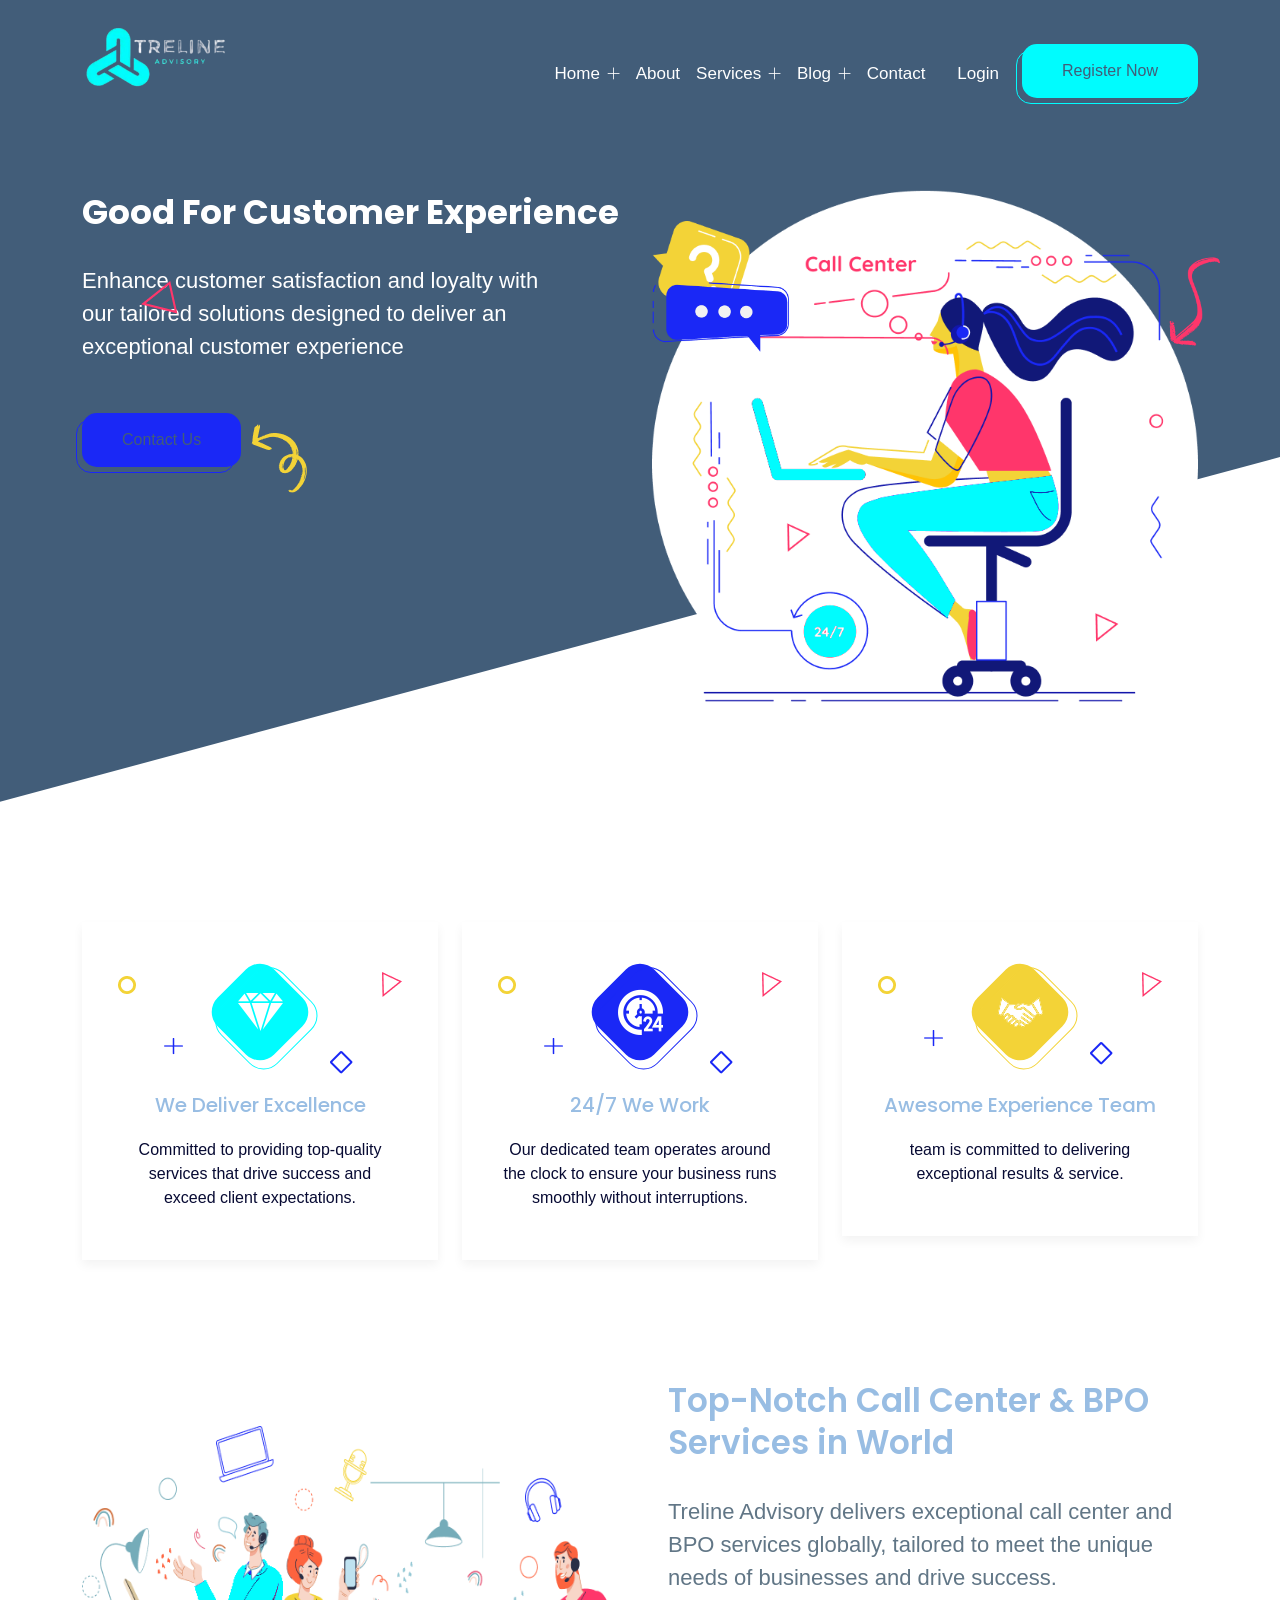
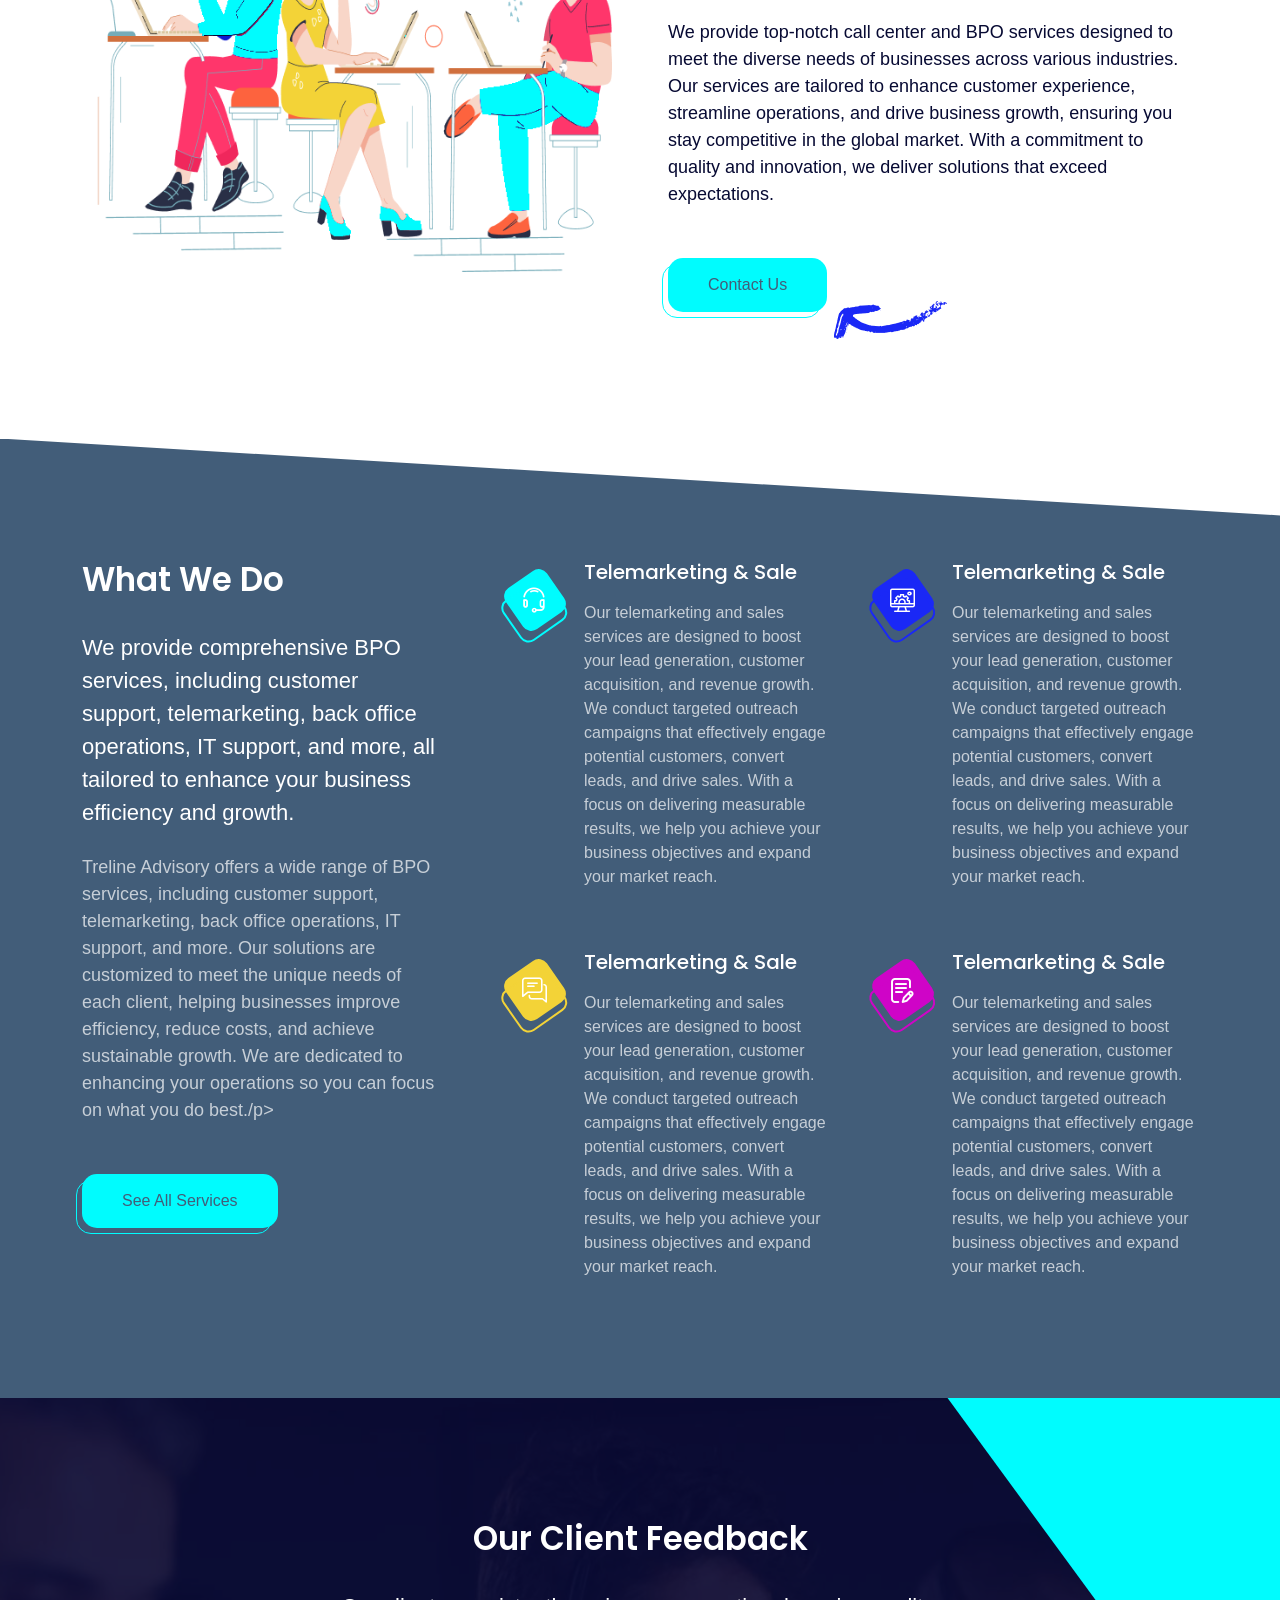
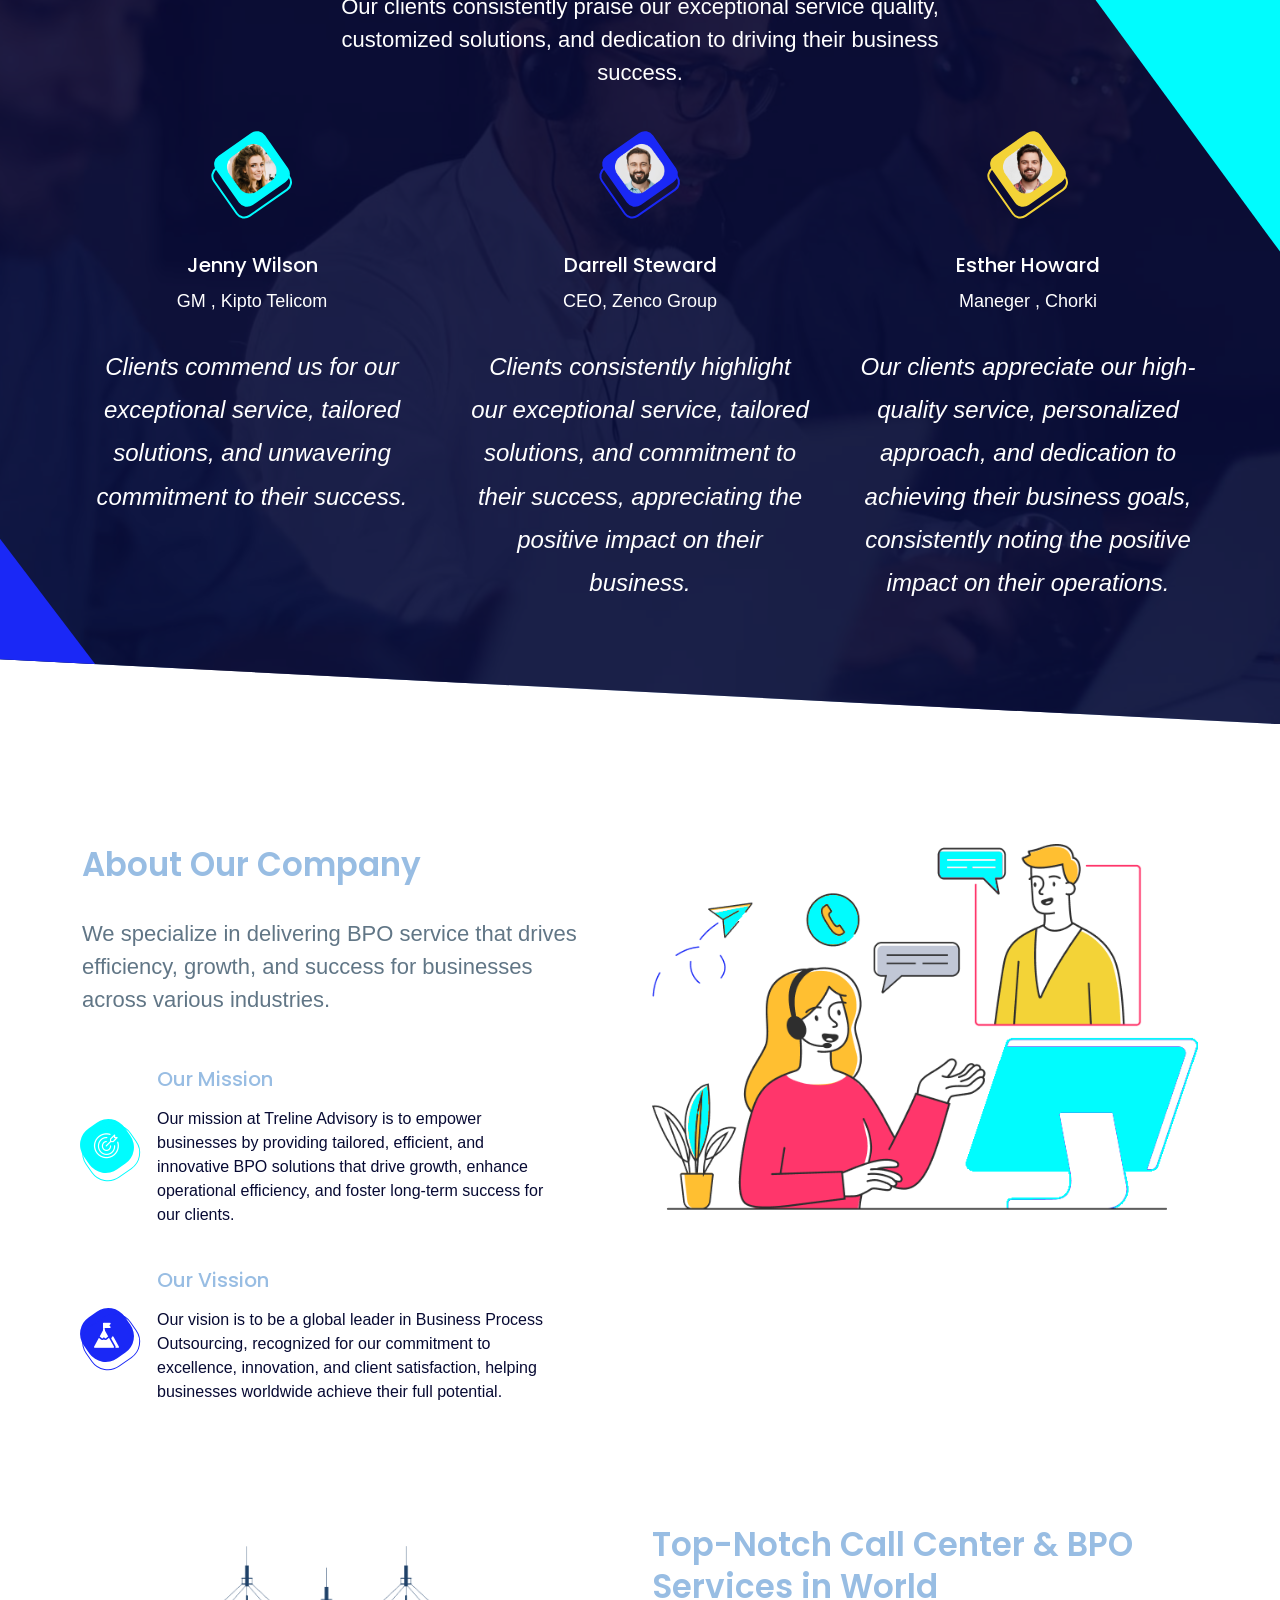
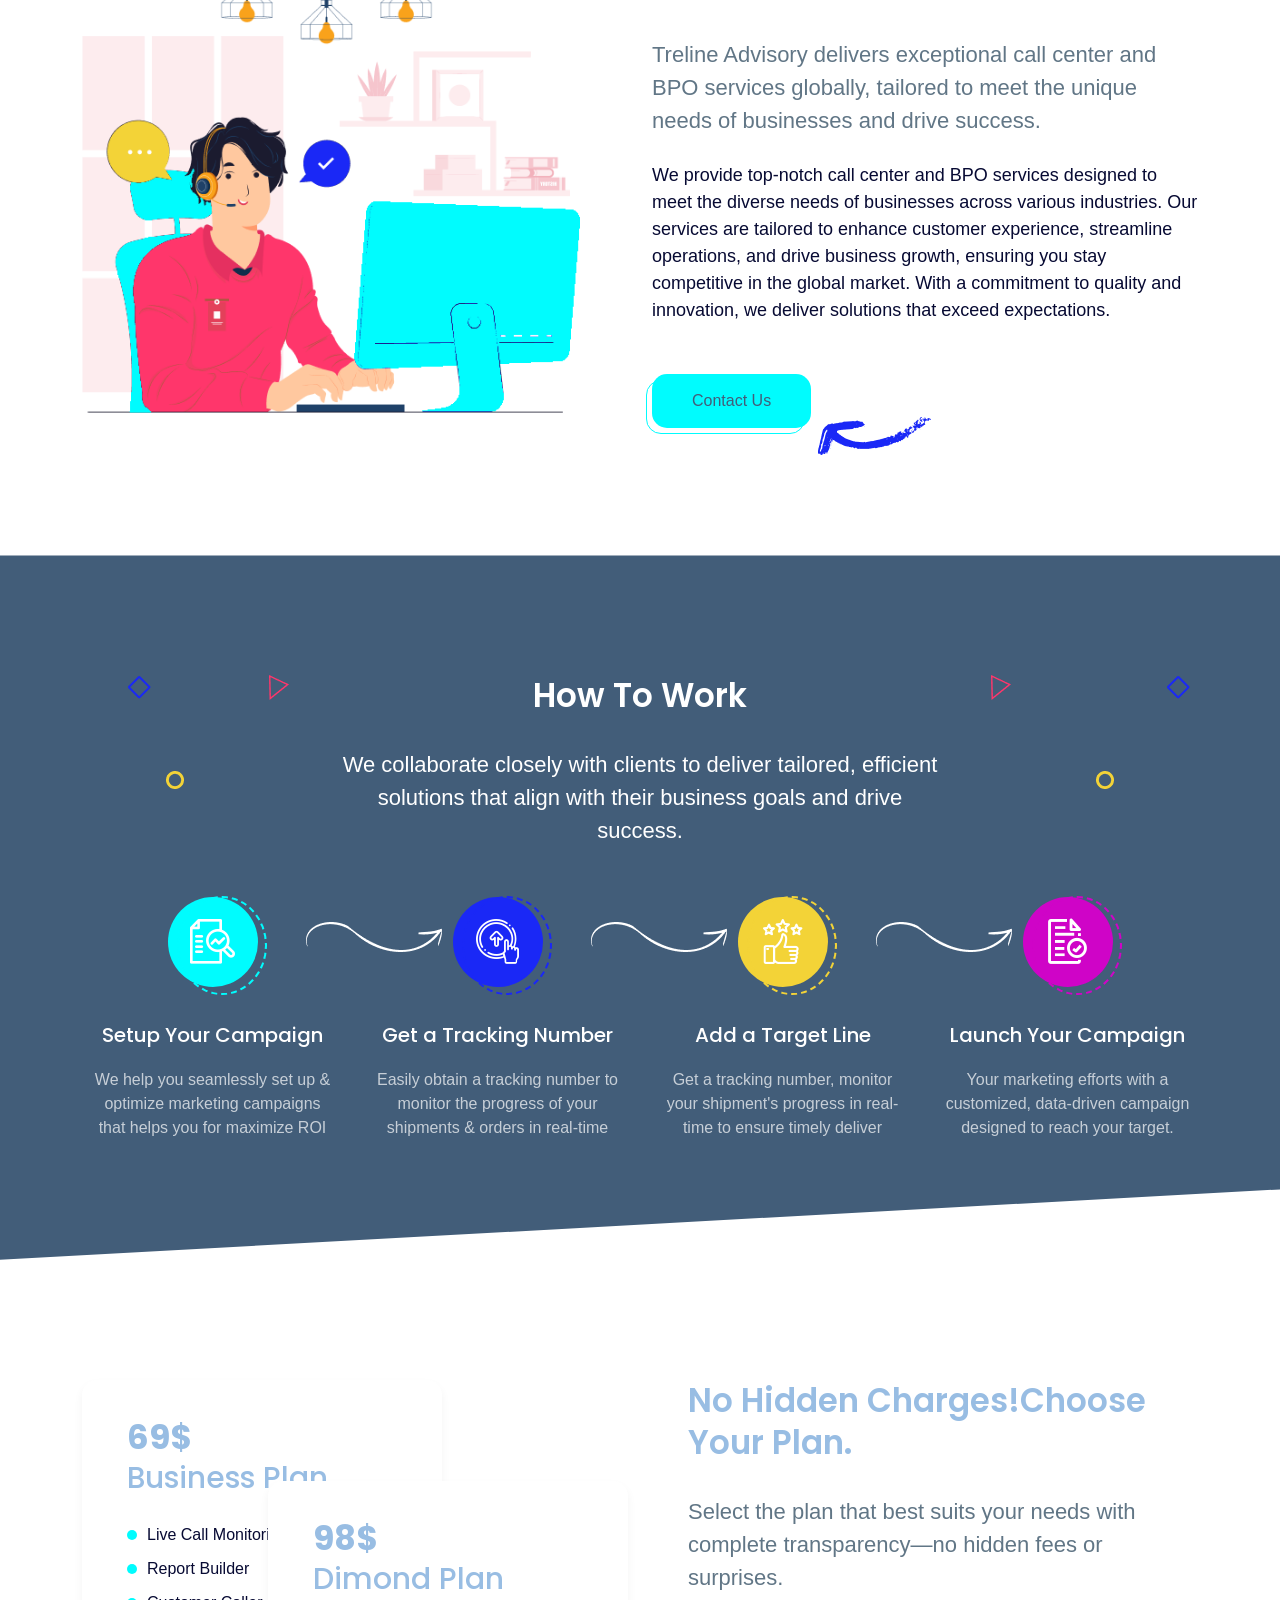
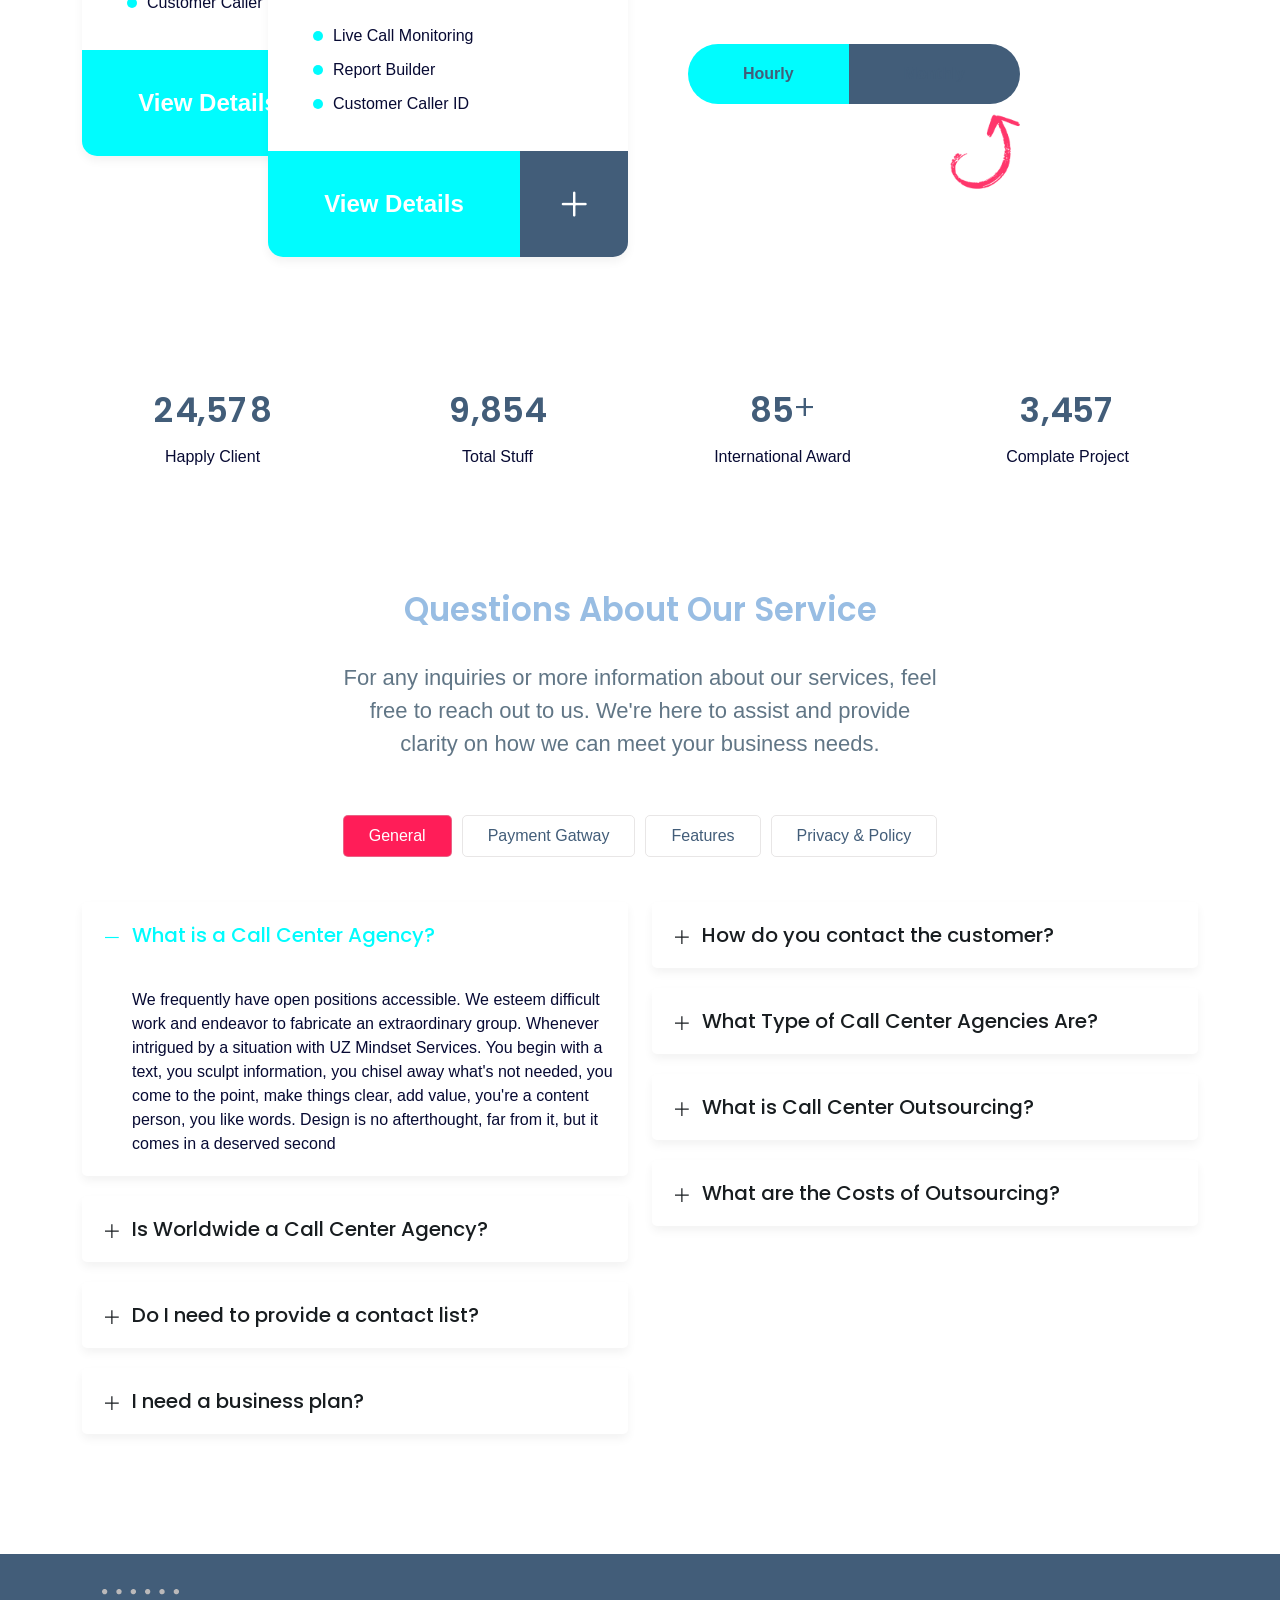
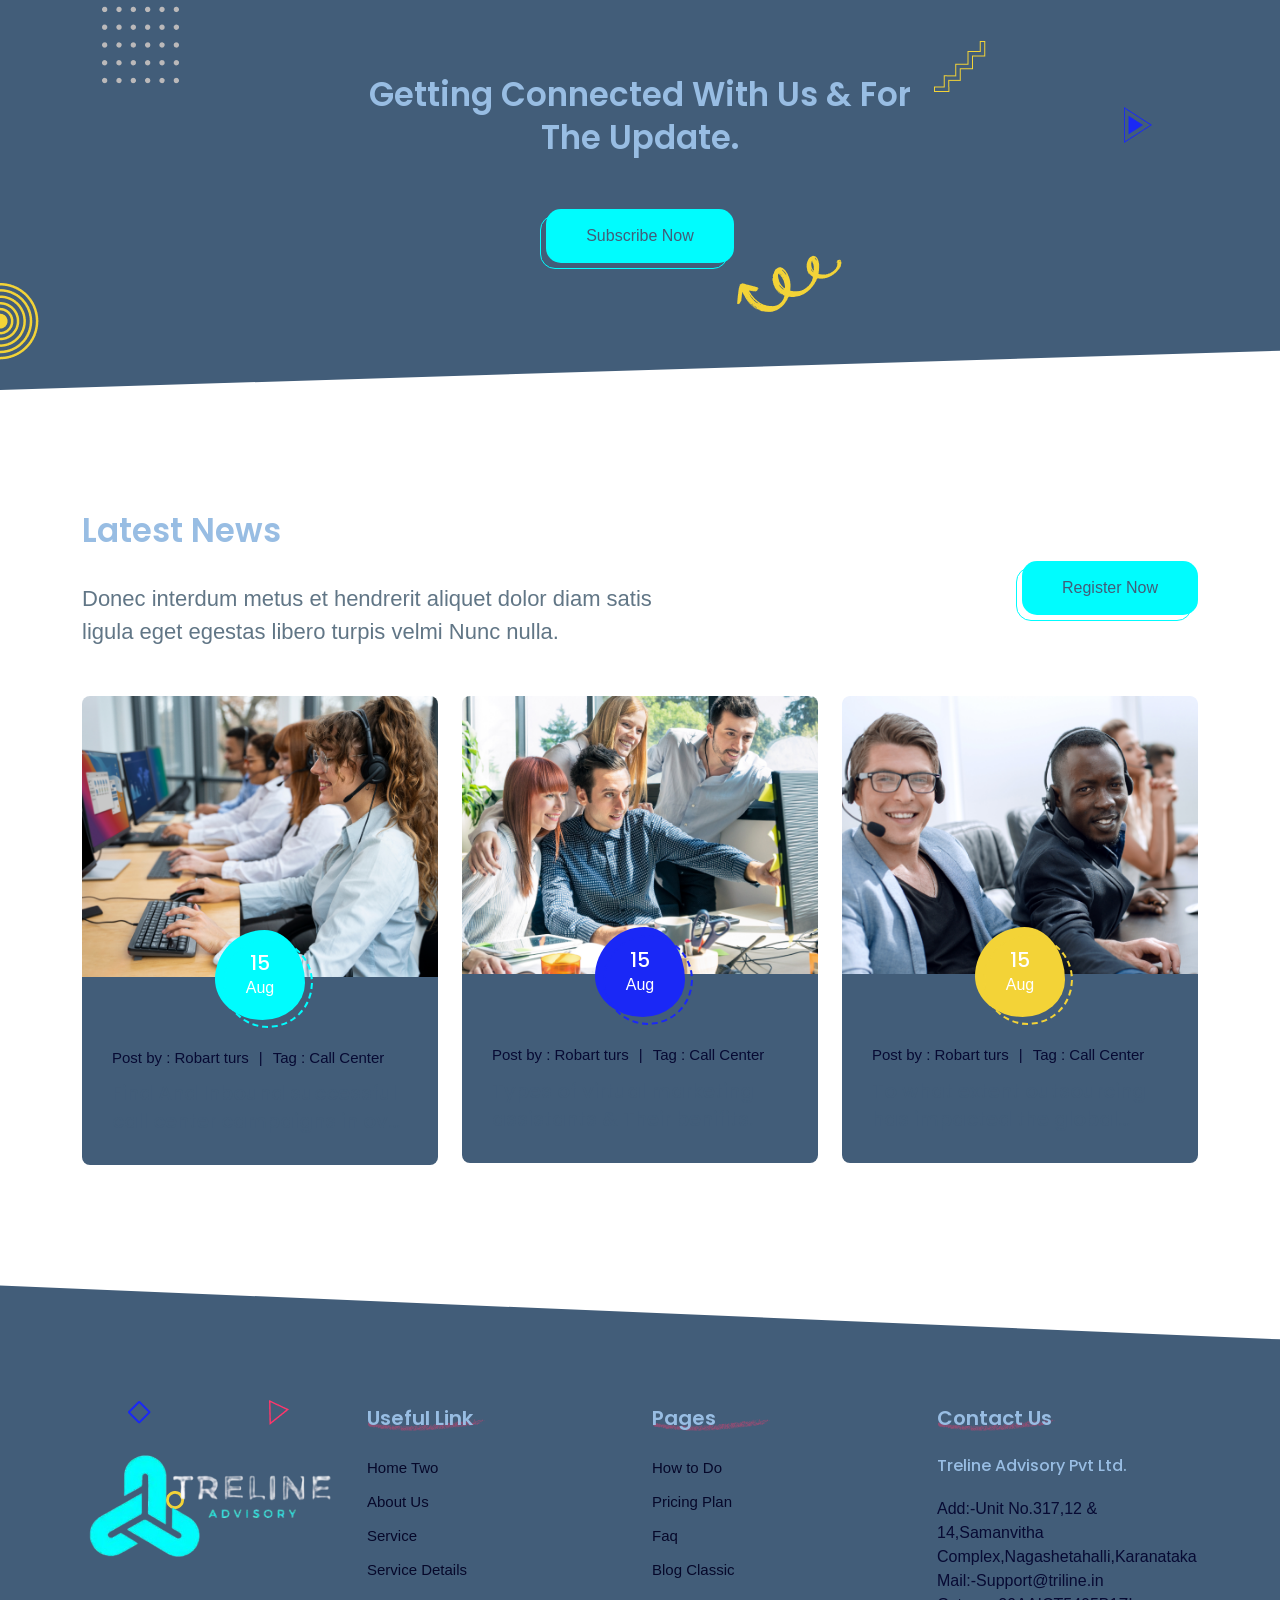
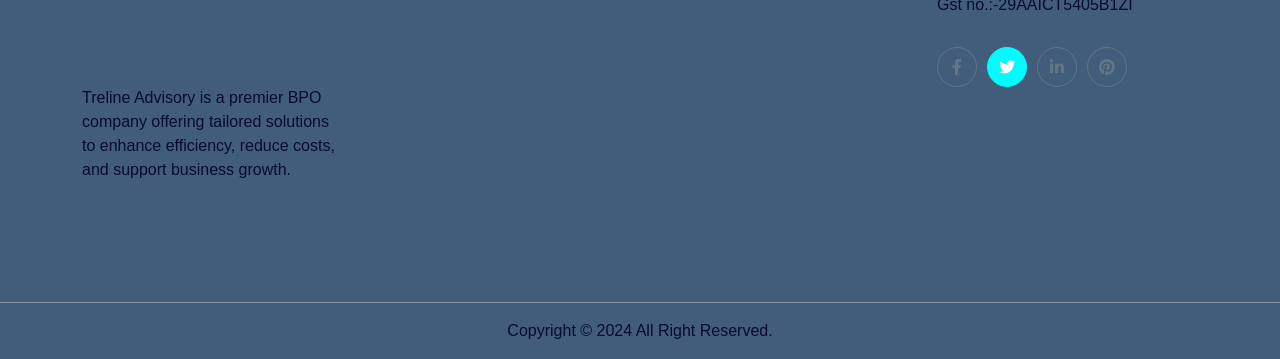
<file: index.html>
<!DOCTYPE html>
<html lang="en">


<head>
    <meta charset="UTF-8">
    <meta http-equiv="X-UA-Compatible" content="IE=edge">
    <meta name="viewport" content="width=device-width, initial-scale=1.0">
    <!-- Title -->
    <title> Treline Advisory </title>
    <!-- Favicon -->
    <link rel="shortcut icon" href="assets/images/favicon2.png">
    <!-- Bootstrap -->
    <link rel="stylesheet" href="assets/css/bootstrap.min.css">
    <!-- Fontawesome -->
    <link rel="stylesheet" href="assets/css/fontawesome-all.min.css">
    <!-- Line awesome -->
    <link rel="stylesheet" href="assets/css/line-awesome.min.css">
    <!-- Magnific Popup-->
    <link rel="stylesheet" href="assets/css/magnific-popup.css">
    <!-- Slick -->
    <link rel="stylesheet" href="assets/css/slick.css">
    <!-- Slick -->
    <link rel="stylesheet" href="assets/css/flaticon.css">
    <!-- Odometer -->
    <link rel="stylesheet" href="assets/css/odometer.css">
    <!-- Main css -->
    <link rel="stylesheet" href="assets/css/style.css">
</head>
<body>
    
<!--==================== Preloader Start ====================-->
<div class="preloader">
  <div class="loader-p"> </div>
</div>
<!--==================== Preloader End ====================-->

<!-- ==================== Bottom Header End Here ==================== -->
<header class="header-bottom" id="header">
    <div class="container">
        <nav class="navbar navbar-expand-xl navbar-light">
            <a class="navbar-brand logo" href="index.html"><img src="assets/images/logo/logo.png" alt=""></a>
            <button class="navbar-toggler header-button" type="button" data-bs-toggle="collapse" data-bs-target="#navbarSupportedContent" aria-controls="navbarSupportedContent" aria-expanded="false" aria-label="Toggle navigation">
              <span id="hiddenNav"><i class="las la-bars"></i></span>
            </button>

            <div class="collapse navbar-collapse" id="navbarSupportedContent">
                <ul class="navbar-nav nav-menu ms-auto">
                  <!-- <li class="nav-item">
                    <a class="nav-link active" href="index.html">Home</a>
                  </li>  -->

                  <li class="nav-item dropdown ">
                        <a class="nav-link" href="#" role="button" data-bs-toggle="dropdown" aria-expanded="false"> Home <i class="icon-add-1"></i></a>
                        <ul class="dropdown-menu">
                            <li><a class="dropdown-item" href="index.html">Home One</a></li>
                            <li><a class="dropdown-item" href="index-two.html">Home Two </a></li>
                        </ul>
                  </li> 
                    
                    <li class="nav-item">
                        <a class="nav-link" href="about.html">About</a>
                    </li>
                    <li class="nav-item dropdown">
                        <a class="nav-link" href="#" role="button" data-bs-toggle="dropdown" aria-expanded="false"> Services <i class="icon-add-1"></i></a>
                        <ul class="dropdown-menu">
                            <li><a class="dropdown-item" href="services.html">Services</a></li>
                            <li><a class="dropdown-item" href="services-details.html">Services Details </a></li>
                        </ul>
                    </li> 
                    <!-- <li class="nav-item dropdown">
                      <a class="nav-link" href="#" role="button" data-bs-toggle="dropdown" aria-expanded="false"> Pages <i class="icon-add-1"></i></a>
                      <ul class="dropdown-menu">
                          <li><a class="dropdown-item" href="work.html">How We Work </a></li>
                          <li><a class="dropdown-item" href="pricing.html">Pricing</a></li>
                          <li><a class="dropdown-item" href="faq.html">Faq</a></li>
                          <li><a class="dropdown-item" href="error.html">404 </a></li>
                      </ul>
                  </li>  -->
                    <li class="nav-item dropdown">
                        <a class="nav-link" href="#" role="button" data-bs-toggle="dropdown" aria-expanded="false"> Blog <i class="icon-add-1"></i></a>
                        <ul class="dropdown-menu">
                            <li><a class="dropdown-item" href="blog.html">Blog</a></li>
                            <li><a class="dropdown-item" href="blog-classic.html">Blog Classic</a></li>
                            <li><a class="dropdown-item" href="blog-details.html">Blog Details</a></li>
                        </ul>
                    </li> 
                    <li class="nav-item">
                        <a class="nav-link" href="contact.html">Contact</a>
                    </li>
                    <li class="header-login ms-xl-3 mt-xl-0 mt-4 mb-xl-0 mb-3">
                        <ul class="login-items-wrapper d-flex align-items-center">
                            <li class="nav-item">
                                <a class="nav-link" href="login.html">Login</a>
                            </li>
                            <li class="login-items-wrapper__item">
                                <div class="button-wrapper">
                                    <a class="btn--base bg-one" href="registration.html">Register Now</a>
                                </div>
                            </li>
                        </ul>
                    </li>
                </ul>
            </div>
        </nav>
    </div>
</header>
<!-- ==================== Bottom Header End Here ==================== -->

<!-- ==================== Banner Start Here ==================== -->
<section class="banner section-bg">
    <div class="banner__vector-icon">
        <img src="assets/images/home-01/banner-vector.png" alt="">
    </div>
    <div class="container">
        <div class="row gy-5">
            <div class="col-lg-6">
                <div class="banner-content">
                    <div class="section-heading style-two">
                        <h1 class="section-heading__title text-white">Good For Customer Experience</h1>
                        <p class="section-heading__subtitle text-white">Enhance customer satisfaction and loyalty with our tailored solutions designed to deliver an exceptional customer experience</p>
                    </div>
                    <div class="button-wrapper">
                        <a href="contact.html" class="btn--base bg-two">Contact Us</a>
                        <div class="button-wrapper__arrow arrow-one">
                            <img class="" src="assets/images/home-01/arrow-base.png" alt="">
                        </div>
                    </div>
                </div>
            </div>
            <div class="col-lg-6">
                <div class="banner-right mt-xl-0 mt-3">
                    <div class="banner-right__thumb">
                        <img src="assets/images/home-01/banner-img.png" alt="">
                        <img class="banner-right__arrow" src="assets/images/home-01/banner-arrow.png" alt="">
                        <ul class="banner-right__images">
                            <li><img src="assets/images/home-01/banner-message1.png" alt=""></li>
                            <li><img src="assets/images/home-01/banner-message.png" alt=""></li>
                        </ul>
                    </div>
                </div>
            </div>
        </div>
    </div>
</section>
<!-- ==================== Banner End Here ==================== -->

<!-- ==================== Features Start Here ==================== -->
<section class="features pt-120 pb-60">
    <div class="container">
        <div class="row justify-content-center gy-4">
            <div class="col-lg-4 col-md-6">
                <div class="features-item text-center">
                    <ul class="section-shapes">
                        <li class="section-shapes__item"><img src="assets/images/home-01/shape-circle.png" alt=""></li>
                        <li class="section-shapes__item"><img src="assets/images/home-01/shape-plus.png" alt=""></li>
                        <li class="section-shapes__item"><img src="assets/images/home-01/shape-triangle.png" alt=""></li>
                        <li class="section-shapes__item"><img src="assets/images/home-01/shape-square.png" alt=""></li>
                    </ul>
                    <div class="features-item__icon">
                        <span class="icon-diamond"></span>
                    </div>
                    <h4 class="features-item__title">We Deliver Excellence</h4>
                    <p class="features-item__desc">Committed to providing top-quality services that drive success and exceed client expectations.</p>
                </div>
            </div>
            <div class="col-lg-4 col-md-6">
                <div class="features-item text-center">
                    <ul class="section-shapes">
                        <li class="section-shapes__item"><img src="assets/images/home-01/shape-circle.png" alt=""></li>
                        <li class="section-shapes__item"><img src="assets/images/home-01/shape-plus.png" alt=""></li>
                        <li class="section-shapes__item"><img src="assets/images/home-01/shape-triangle.png" alt=""></li>
                        <li class="section-shapes__item"><img src="assets/images/home-01/shape-square.png" alt=""></li>
                    </ul>
                    <div class="features-item__icon">
                        <span class="icon-24-hours"></span>
                    </div>
                    <h4 class="features-item__title">24/7 We Work </h4>
                    <p class="features-item__desc">Our dedicated team operates around the clock to ensure your business runs smoothly without interruptions.</p>
                </div>
            </div>
            <div class="col-lg-4 col-md-6">
                <div class="features-item text-center">
                    <ul class="section-shapes">
                        <li class="section-shapes__item"><img src="assets/images/home-01/shape-circle.png" alt=""></li>
                        <li class="section-shapes__item"><img src="assets/images/home-01/shape-plus.png" alt=""></li>
                        <li class="section-shapes__item"><img src="assets/images/home-01/shape-triangle.png" alt=""></li>
                        <li class="section-shapes__item"><img src="assets/images/home-01/shape-square.png" alt=""></li>
                    </ul>
                    <div class="features-item__icon">
                        <span class="icon-handshake"></span>
                    </div>
                    <h4 class="features-item__title">Awesome Experience Team</h4>
                    <p class="features-item__desc">team is committed to delivering exceptional results & service.</p>
                </div>
            </div>
        </div>
    </div>
</section>
<!-- ==================== Features End Here ==================== -->

<!-- ==================== About Start Here ==================== -->
<section class="pt-60 pb-120">
    <div class="container">
        <div class="row align-items-center gy-5 flex-wrap-reverse">
            <div class="col-lg-6">
                <div class="about-left pe-lg-3 ">
                    <div class="about-left__thumb">
                        <img class="w-100" src="assets/images/home-01/about-img.png" alt="">
                    </div>
                </div>
            </div>
            <div class="col-lg-6">
                <div class="about-right ps-lg-3">
                    <div class="section-heading style-two">
                        <h2 class="section-heading__title">Top-Notch Call Center & BPO Services in World</h2>
                        <p class="section-heading__subtitle">Treline Advisory delivers exceptional call center and BPO services globally, tailored to meet the unique needs of businesses and drive success.</p>
                        <p class="section-heading__desc">We provide top-notch call center and BPO services designed to meet the diverse needs of businesses across various industries. Our services are tailored to enhance customer experience, streamline operations, and drive business growth, ensuring you stay competitive in the global market. With a commitment to quality and innovation, we deliver solutions that exceed expectations.</p>
                    </div>
                    <div class="button-wrapper ">
                        <a href="contact.html" class="btn--base bg-one">Contact Us</a>
                        <div class="button-wrapper__arrow arrow-two">
                            <img class="" src="assets/images/home-01/arrow-base-two.png" alt="">
                        </div>
                    </div>
                </div>
            </div>
        </div>
    </div>
</section>
<!-- ==================== About End Here ==================== -->

<!-- ==================== Services Start Here ==================== -->
<section class="services py-120 section-bg">
    <div class="container">
        <div class="row gy-5">
            <div class="col-xl-4">
                <div class="services-left">
                    <div class="services-left__arrow">
                        <img src="assets/images/home-01/service-arrow.png" alt="">
                    </div>
                    <div class="section-heading style-two">
                        <h2 class="section-heading__title text-white">What We Do</h2>
                        <p class="section-heading__subtitle text-white">We provide comprehensive BPO services, including customer support, telemarketing, back office operations, IT support, and more, all tailored to enhance your business efficiency and growth.</p>
                        <p class="section-heading__desc text--color-darken">Treline Advisory offers a wide range of BPO services, including customer support, telemarketing, back office operations, IT support, and more. Our solutions are customized to meet the unique needs of each client, helping businesses improve efficiency, reduce costs, and achieve sustainable growth. We are dedicated to enhancing your operations so you can focus on what you do best./p>
                    </div>
                    <div class="btn--base-wrapper mb-1">
                        <a href="services.html" class="btn--base bg-one">See All Services</a>
                    </div>
                </div>
            </div>
            <div class="col-xl-8">
                <div class="services-right ps-xl-5">
                    <div class="row services-right__gap gx-lg-5 gx-4">
                        <div class="col-md-6">
                            <div class="services-item">
                                <div class="services-item__icon mt-3">
                                    <span class="icon-headphones"></span>
                                </div>
                                <div class="services-item__content">
                                    <h5 class="services-item__title text-white">Telemarketing & Sale</h5>
                                    <p class="services-item__desc text--color-darken">Our telemarketing and sales services are designed to boost your lead generation, customer acquisition, and revenue growth. We conduct targeted outreach campaigns that effectively engage potential customers, convert leads, and drive sales. With a focus on delivering measurable results, we help you achieve your business objectives and expand your market reach.</p>
                                </div>
                            </div>
                        </div>
                        <div class="col-md-6">
                            <div class="services-item">
                                <div class="services-item__icon mt-3">
                                    <span class="icon-cms"></span>
                                </div>
                                <div class="services-item__content">
                                    <h5 class="services-item__title text-white">Telemarketing & Sale</h5>
                                    <p class="services-item__desc text--color-darken">Our telemarketing and sales services are designed to boost your lead generation, customer acquisition, and revenue growth. We conduct targeted outreach campaigns that effectively engage potential customers, convert leads, and drive sales. With a focus on delivering measurable results, we help you achieve your business objectives and expand your market reach.</p>
                                </div>
                            </div>
                        </div>
                        <div class="col-md-6">
                            <div class="services-item">
                                <div class="services-item__icon mt-3">
                                    <span class="icon-chat"></span>
                                </div>
                                <div class="services-item__content">
                                    <h5 class="services-item__title text-white">Telemarketing & Sale</h5>
                                    <p class="services-item__desc text--color-darken">Our telemarketing and sales services are designed to boost your lead generation, customer acquisition, and revenue growth. We conduct targeted outreach campaigns that effectively engage potential customers, convert leads, and drive sales. With a focus on delivering measurable results, we help you achieve your business objectives and expand your market reach. </p>
                                </div>
                            </div>
                        </div>
                        <div class="col-md-6">
                            <div class="services-item">
                                <div class="services-item__icon mt-3">
                                    <span class="icon-writing"></span>
                                </div>
                                <div class="services-item__content">
                                    <h5 class="services-item__title text-white">Telemarketing & Sale</h5>
                                    <p class="services-item__desc text--color-darken">Our telemarketing and sales services are designed to boost your lead generation, customer acquisition, and revenue growth. We conduct targeted outreach campaigns that effectively engage potential customers, convert leads, and drive sales. With a focus on delivering measurable results, we help you achieve your business objectives and expand your market reach. </p>
                                </div>
                            </div>
                        </div>
                    </div>
                </div>
            </div>
        </div>
    </div>
</section> 
<!-- ==================== Services End Here ==================== -->

<!-- ==================== Feedback Start Here ==================== -->
<section class="feedback section-bg bg-img" style="background-image: url(assets/images/home-01/feedback-bg.png);">
    <div class="feedback__inner py-120">
        <div class="container">
            <div class="row">
                <div class="col-lg-12">
                    <div class="section-heading">
                        <h2 class="section-heading__title text-white"> Our Client Feedback</h2>
                        <p class="section-heading__subtitle text-white">Our clients consistently praise our exceptional service quality, customized solutions, and dedication to driving their business success.</p>
                    </div>
                </div>
            </div>
            <div class="row feedback-wrapper justify-content-center gy-5 gx-lg-5 gx-4 ">
                <div class="col-lg-4 col-md-6 ">
                    <div class="feedback-item text-center">
                        <div class="feedback-item__thumb">
                            <div class="feedback-item__thumb-inner">
                                <img src="assets/images/home-01/client-img-01.png" alt="">
                            </div>
                        </div>
                        <h4 class="feedback-item__name text-white">Jenny Wilson</h4>
                        <p class="feedback-item__designation text-white">GM , Kipto  Telicom</p>
                        <p class="feedback-item__desc text-white">Clients commend us for our exceptional service, tailored solutions, and unwavering commitment to their success.</p>
                    </div>
                </div>
                <div class="col-lg-4 col-md-6">
                    <div class="feedback-item text-center">
                        <div class="feedback-item__thumb">
                            <div class="feedback-item__thumb-inner">
                                <img src="assets/images/home-01/client-img-02.png" alt="">
                            </div>
                        </div>
                        <h4 class="feedback-item__name text-white">Darrell Steward</h4>
                        <p class="feedback-item__designation text-white">CEO, Zenco Group</p>
                        <p class="feedback-item__desc text-white">Clients consistently highlight our exceptional service, tailored solutions, and commitment to their success, appreciating the positive impact on their business.</p>
                    </div>
                </div>
                <div class="col-lg-4 col-md-6">
                    <div class="feedback-item text-center">
                        <div class="feedback-item__thumb">
                            <div class="feedback-item__thumb-inner">
                                <img src="assets/images/home-01/client-img-03.png" alt="">
                            </div>
                        </div>
                        <h4 class="feedback-item__name text-white">Esther Howard</h4>
                        <p class="feedback-item__designation text-white">Maneger , Chorki</p>
                        <p class="feedback-item__desc text-white">Our clients appreciate our high-quality service, personalized approach, and dedication to achieving their business goals, consistently noting the positive impact on their operations.






                        </p>
                    </div>
                </div>
            </div>
        </div>
    </div>
</section> 
<!-- ==================== Feedback End Here ==================== -->

<!-- ==================== About Compnay Start Here ==================== -->
 <section class="about-company pt-120 pb-60">
    <div class="container">
        <div class="row gy-5">
            <div class="col-lg-6 pe-lg-5">
                <div class="section-heading style-two">
                    <h2 class="section-heading__title">About Our Company</h2>
                    <p class="section-heading__subtitle">We specialize in delivering BPO service that drives efficiency, growth, and success for businesses across various industries.</p>
                </div>
                <div class="about-company__wrapper">
                    <div class="company-item d-flex align-items-center flex-wrap">
                        <div class="company-item__icon">
                            <span class="icon-mission"></span>
                        </div>
                        <div class="company-item__content">
                            <h5 class="company-item__title">Our Mission</h5>
                            <p class="company-item__desc">Our mission at Treline Advisory is to empower businesses by providing tailored, efficient, and innovative BPO solutions that drive growth, enhance operational efficiency, and foster long-term success for our clients.</p>
                        </div>
                    </div>
                    <div class="company-item d-flex align-items-center flex-wrap">
                        <div class="company-item__icon">
                            <span class="icon-mission-1"></span>
                        </div>
                        <div class="company-item__content">
                            <h5 class="company-item__title">Our Vission</h5>
                            <p class="company-item__desc">Our vision is to be a global leader in Business Process Outsourcing, recognized for our commitment to excellence, innovation, and client satisfaction, helping businesses worldwide achieve their full potential.</p>
                        </div>
                    </div>
                </div>
            </div>
            <div class="col-lg-6">
                <div class="about-company__thumb">
                    <img class="w-100" src="assets/images/home-01/about-company-right-img.png" alt="">
                </div>
            </div>
        </div>
    </div>
</section> 
<!-- About Company Bottom -->
<section class="about-company-bottom pt-60 pb-120">
    <div class="container">
        <div class="row align-items-center gy-5 flex-wrap-reverse">
            <div class="col-lg-6">
                <div class="about-left pe-lg-5">
                    <div class="about-left__thumb">
                        <img class="w-100" src="assets/images/home-01/about-company-left-img.png" alt="">
                    </div>
                </div>
            </div>
            <div class="col-lg-6">
                <div class="about-right">
                    <div class="section-heading style-two">
                        <h2 class="section-heading__title">Top-Notch Call Center &amp; BPO Services in World</h2>
                        <p class="section-heading__subtitle">Treline Advisory delivers exceptional call center and BPO services globally, tailored to meet the unique needs of businesses and drive success.</p>
                        <p class="section-heading__desc">We provide top-notch call center and BPO services designed to meet the diverse needs of businesses across various industries. Our services are tailored to enhance customer experience, streamline operations, and drive business growth, ensuring you stay competitive in the global market. With a commitment to quality and innovation, we deliver solutions that exceed expectations.</p>
                    </div>
                    <div class="button-wrapper ">
                        <a href="contact.html" class="btn--base bg-one">Contact Us</a>
                        <div class="button-wrapper__arrow arrow-two">
                            <img class="" src="assets/images/home-01/arrow-base-two.png" alt="">
                        </div>
                    </div>
                </div>
            </div>
        </div>
    </div>
</section>
<!-- ==================== About Compnay End Here ==================== -->

<!-- ==================== Work Section Start Here ==================== -->
<section class="work py-120 section-bg">
    <div class="container">
        <div class="row">
            <div class="col-lg-12">
                <div class="section-heading">
                    <h2 class="section-heading__title text-white">How To Work</h2>
                    <p class="section-heading__subtitle text-white">We collaborate closely with clients to deliver tailored, efficient solutions that align with their business goals and drive success.</p>
                </div>
            </div>
        </div>
        <div class="work-shape d-flex justify-content-center">
            <ul class="work-shape__list">
                <li class="work-shape__item"><img src="assets/images/home-01/shape-circle.png" alt=""></li>
                <li class="work-shape__item"><img src="assets/images/home-01/shape-square.png" alt=""></li>
                <li class="work-shape__item"><img src="assets/images/home-01/shape-triangle.png" alt=""></li>

                <li class="work-shape__item"><img src="assets/images/home-01/shape-circle.png" alt=""></li>
                <li class="work-shape__item"><img src="assets/images/home-01/shape-square.png" alt=""></li>
                <li class="work-shape__item"><img src="assets/images/home-01/shape-triangle.png" alt=""></li>
            </ul>
        </div>
        <div class="row gy-5 work__inner">
            <div class="col-lg-3 col-sm-6">
                <div class="work-item text-center">
                    <div class="work-item__arrow">
                        <img src="assets/images/home-01/work-arrow.png" alt="">
                    </div>
                    <div class="work-item__icon">
                        <span class="icon-research"></span>
                    </div>
                    <h5 class="work-item__title text-white">Setup Your Campaign</h5>
                    <p class="work-item__desc text--color-darken">We help you seamlessly set up & optimize marketing campaigns that helps you for maximize ROI</p>
                </div>
            </div>
            <div class="col-lg-3 col-sm-6">
                <div class="work-item text-center">
                    <div class="work-item__arrow">
                        <img src="assets/images/home-01/work-arrow.png" alt="">
                    </div>
                    <div class="work-item__icon">
                        <span class="icon-submit"></span>
                    </div>
                    <h5 class="work-item__title text-white">Get a Tracking Number</h5>
                    <p class="work-item__desc text--color-darken">Easily obtain a tracking number to monitor the progress of your shipments & orders in real-time </p>
                </div>
            </div>
            <div class="col-lg-3 col-sm-6">
                <div class="work-item text-center">
                    <div class="work-item__arrow">
                        <img src="assets/images/home-01/work-arrow.png" alt="">
                    </div>
                    <div class="work-item__icon">
                        <span class="icon-positive-review"></span>
                    </div>
                    <h5 class="work-item__title text-white">Add a Target Line</h5>
                    <p class="work-item__desc text--color-darken">Get a tracking number, monitor your shipment's progress in real-time to ensure timely deliver </p>
                </div>
            </div>
            <div class="col-lg-3 col-sm-6">
                <div class="work-item text-center">
                    <div class="work-item__icon">
                        <span class="icon-document"></span>
                    </div>
                    <h5 class="work-item__title text-white">Launch Your Campaign</h5>
                    <p class="work-item__desc text--color-darken">Your marketing efforts with a customized, data-driven campaign designed to reach your target. </p>
                </div>
            </div>
        </div>
    </div>
</section>
<!-- ==================== Work Section End Here ==================== -->

<!-- ==================== Pricing Start Here ==================== -->
<section class="pricing pt-120 pb-60">
    <div class="container">
        <div class="row gy-4">
            <div class="col-lg-6">
                <div class="pricing-wrapper">
                    <div class="pricing-item">
                        <div class="pricing-item__content">
                            <h1 class="pricing-item__price">69$</h1>
                            <h3 class="pricing-item__name">Business Plan</h3>
                            <ul class="pricing-item__list">
                                <li>Live Call Monitoring</li>
                                <li>Report Builder</li>
                                <li>Customer Caller ID</li>
                            </ul>
                        </div>
                        <div class="pricing-item__details">
                            <a href="#" class="pricing-item__details-btn">View Details</a>
                            <a href="#" class="pricing-item__details-icon"><span class="icon-plus"></span></a>
                        </div>
                    </div>
                    <div class="pricing-item">
                        <div class="pricing-item__content">
                            <h1 class="pricing-item__price">98$</h1>
                            <h3 class="pricing-item__name">Dimond Plan</h3>
                            <ul class="pricing-item__list">
                                <li>Live Call Monitoring</li>
                                <li>Report Builder</li>
                                <li>Customer Caller ID</li>
                            </ul>
                        </div>
                        <div class="pricing-item__details">
                            <a href="#" class="pricing-item__details-btn">View Details</a>
                            <a href="#" class="pricing-item__details-icon"><span class="icon-plus"></span></a>
                        </div>
                    </div>
                </div>
            </div>
            <div class="col-lg-6 ps-lg-5">
                <div class="pricing-right">
                    <div class="section-heading style-two">
                        <h2 class="section-heading__title">No Hidden Charges!Choose Your Plan.</h2>
                        <p class="section-heading__subtitle">Select the plan that best suits your needs with complete transparency—no hidden fees or surprises.</p>
                    </div>
                    <div class="pricing-right__buttons">
                        <div class="pricing-right__arrow">
                            <img src="assets/images/home-01/pricing-arrow.png" alt="">
                        </div>
                        <ul class="pricing-right__btn-group d-flex flex-wrap">
                            <li> <a href="pricing.html" class="buttons btn--base">Hourly</a> </li>
                            <li> <a href="pricing.html" class="buttons btn--two">Monthly</a> </li>
                        </ul>
                    </div>
                </div>
            </div>
        </div>
    </div>
</section>
<!-- ==================== Pricing End Here ==================== -->

<!-- ==================== Counterup Start Here ==================== -->
<section class="counterup">
    <div class="container counterup__border py-60">
        <div class="row justify-content-center gy-5">
            <div class="col-lg-3 col-6">
                <div class="counterup-item text-center">
                    <div class="counterup-item__number">
                         <h1 class="counterup-item__title"><span class="odometer" data-odometer-final="24578">0</span></h1>
                    </div>
                    <p class="para">Happly Client</p>
                </div>
            </div>
            <div class="col-lg-3 col-6">
                <div class="counterup-item text-center">
                    <div class="counterup-item__number">
                         <h1 class="counterup-item__title"><span class="odometer" data-odometer-final="9854">0</span></h1>
                    </div>
                    <p class="para">Total Stuff</p>
                </div>
            </div>
            <div class="col-lg-3 col-6">
                <div class="counterup-item text-center">
                    <div class="counterup-item__number">
                         <h1 class="counterup-item__title"><span class="odometer" data-odometer-final="85">0</span>+</h1>
                    </div>
                    <p class="para">International Award</p>
                </div>
            </div>
            <div class="col-lg-3 col-6">
                <div class="counterup-item text-center">
                    <div class="counterup-item__number">
                         <h1 class="counterup-item__title"><span class="odometer" data-odometer-final="3457">0</span></h1>
                    </div>
                    <p class="para">Complate Project</p>
                </div>
            </div>
        </div>
    </div>
</section>
<!-- ==================== Counterup End Here ==================== -->

<!-- ==================== About Service Start Here ==================== -->
<section class="about-service pt-60 pb-120 ">
    <div class="container">
        <div class="row">
            <div class="col-lg-12">
                <div class="section-heading">
                    <h2 class="section-heading__title">Questions About Our Service</h2>
                    <p class="section-heading__subtitle">For any inquiries or more information about our services, feel free to reach out to us. We're here to assist and provide clarity on how we can meet your business needs.</p>
                </div>
            </div>
        </div>
        <div class="row">
            <div class="col-lg-12">
                <ul class="nav nav-pills custom--tab" id="pills-tab" role="tablist">
                    <li class="nav-item" role="presentation">
                      <button class="nav-link active" id="pills-general-tab" data-bs-toggle="pill" data-bs-target="#general" type="button" role="tab">General</button>
                    </li>
                    <li class="nav-item" role="presentation">
                      <button class="nav-link" id="pills-payment-tab" data-bs-toggle="pill" data-bs-target="#payment" type="button" role="tab" >Payment Gatway</button>
                    </li>
                    <li class="nav-item" role="presentation">
                      <button class="nav-link" id="pills-features-tab" data-bs-toggle="pill" data-bs-target="#features" type="button" role="tab" >Features</button>
                    </li>
                    <li class="nav-item" role="presentation">
                      <button class="nav-link" id="pills-privacy-tab" data-bs-toggle="pill" data-bs-target="#privacy" type="button" role="tab" >Privacy & Policy</button>
                    </li>
                  </ul>

                  <div class="tab-content" id="pills-tabContent">
                      <!-- Tab Buttons -->
                        <div class="tab-pane fade show active" id="general" role="tabpanel" aria-labelledby="pills-general-tab">
                            <!-- Accordion Start -->
                            <div class="accordion custom--accordion" id="accordionExample">
                                <div class="row gy-4">
                                    <div class="col-lg-6">
                                        <div class="accordion-item">
                                            <h2 class="accordion-header" id="headingOne">
                                              <button class="accordion-button" type="button" data-bs-toggle="collapse" data-bs-target="#collapseOne" aria-expanded="true" aria-controls="collapseOne">
                                                What is a Call Center Agency?
                                              </button>
                                            </h2>
                                            <div id="collapseOne" class="accordion-collapse collapse show" aria-labelledby="headingOne" data-bs-parent="#accordionExample">
                                              <div class="accordion-body">
                                                We frequently have open positions accessible. We esteem difficult work and endeavor to fabricate an extraordinary group. Whenever intrigued by a situation with UZ Mindset Services. You begin with a text, you sculpt information, you chisel away what's not needed, you come to the point, make things clear, add value, you're a content person, you like words. Design is no afterthought, far from it, but it comes in a deserved second
                                              </div>
                                            </div>
                                          </div>
                                          <div class="accordion-item">
                                            <h2 class="accordion-header" id="headingTwo">
                                              <button class="accordion-button collapsed" type="button" data-bs-toggle="collapse" data-bs-target="#collapseTwo" aria-expanded="false" aria-controls="collapseTwo">
                                                Is Worldwide a Call Center Agency?
                                              </button>
                                            </h2>
                                            <div id="collapseTwo" class="accordion-collapse collapse" aria-labelledby="headingTwo" data-bs-parent="#accordionExample">
                                              <div class="accordion-body">
                                                No - we don't possess a call place. WCC is a call community counseling organization that is devoted to improving the re-appropriating process. Our experts will break down your remarkable circumstance and give references to 4-5 of the BEST call
                                              </div>
                                            </div>
                                          </div>
                                          <div class="accordion-item">
                                            <h2 class="accordion-header" id="headingThree">
                                              <button class="accordion-button collapsed" type="button" data-bs-toggle="collapse" data-bs-target="#collapseThree" aria-expanded="false" aria-controls="collapseThree">
                                                Do I need to provide a contact list?
                                              </button>
                                            </h2>
                                            <div id="collapseThree" class="accordion-collapse collapse" aria-labelledby="headingThree" data-bs-parent="#accordionExample">
                                              <div class="accordion-body">
                                                Feugiat nunc hendrerit. Vivamus gravida id tortor vitae rhoncus. Sed odio lorem, gravida eget condimentum sit amet, ultrices at risk. Sed urna purus, cursus sed
                                              </div>
                                            </div>
                                          </div>
                                          <div class="accordion-item">
                                            <h2 class="accordion-header" id="headingFour">
                                              <button class="accordion-button collapsed" type="button" data-bs-toggle="collapse" data-bs-target="#collapseFour" aria-expanded="false" aria-controls="collapseFour">
                                                I need a business plan?
                                              </button>
                                            </h2>
                                            <div id="collapseFour" class="accordion-collapse collapse" aria-labelledby="headingFour" data-bs-parent="#accordionExample">
                                              <div class="accordion-body">
                                                Lorem Ipsum is simply dummy text of the printing and typesetting industry. Lorem Ipsum has been the industry's standard dummy text ever since the 1500s, when an unknown printer took a galley of type and scrambled it to make a type specimen book
                                              </div>
                                            </div>
                                          </div>
                                    </div>
                                    <div class="col-lg-6">
                                        <div class="accordion-item">
                                            <h2 class="accordion-header" id="headingFive">
                                              <button class="accordion-button collapsed" type="button" data-bs-toggle="collapse" data-bs-target="#collapseFive" aria-expanded="false" aria-controls="collapseFive">
                                                How do you contact the customer?
                                              </button>
                                            </h2>
                                            <div id="collapseFive" class="accordion-collapse collapse" aria-labelledby="headingFive" data-bs-parent="#accordionExample">
                                              <div class="accordion-body">
                                                It has survived not only five centuries, but also the leap into electronic typesetting, remaining essentially unchanged. It was popularised in the 1960s with the release of Letraset sheets containing Lorem Ipsum passages, and more recently with desktop publishing software like Aldus PageMaker including versions of Lorem Ipsum.
                                              </div>
                                            </div>
                                          </div>
                                          <div class="accordion-item">
                                            <h2 class="accordion-header" id="headingSix">
                                              <button class="accordion-button collapsed" type="button" data-bs-toggle="collapse" data-bs-target="#collapseSix" aria-expanded="false" aria-controls="collapseSix">
                                                What Type of Call Center Agencies Are?
                                              </button>
                                            </h2>
                                            <div id="collapseSix" class="accordion-collapse collapse" aria-labelledby="headingSix" data-bs-parent="#accordionExample">
                                              <div class="accordion-body">
                                                It is a long established fact that a reader will be distracted by the readable content of a page when looking at its layout. The point of using Lorem Ipsum is that it has a more-or-less normal distribution of letters, as opposed to using 'Content here, content here', making it look like readable English.
                                              </div>
                                            </div>
                                          </div>
                                          <div class="accordion-item">
                                            <h2 class="accordion-header" id="headingSeven">
                                              <button class="accordion-button collapsed" type="button" data-bs-toggle="collapse" data-bs-target="#collapseSeven" aria-expanded="false" aria-controls="collapseSeven">
                                                What is Call Center Outsourcing?
                                              </button>
                                            </h2>
                                            <div id="collapseSeven" class="accordion-collapse collapse" aria-labelledby="headingSeven" data-bs-parent="#accordionExample">
                                              <div class="accordion-body">
                                                Many desktop publishing packages and web page editors now use Lorem Ipsum as their default model text, and a search for 'lorem ipsum' will uncover many web sites still in their infancy. Various versions have evolved over the years, sometimes by accident, sometimes on purpose (injected humour and the like).
                                              </div>
                                            </div>
                                          </div>
                                          <div class="accordion-item">
                                            <h2 class="accordion-header" id="headingEight">
                                              <button class="accordion-button collapsed" type="button" data-bs-toggle="collapse" data-bs-target="#collapseEight" aria-expanded="false" aria-controls="collapseEight">
                                                What are the Costs of Outsourcing?
                                              </button>
                                            </h2>
                                            <div id="collapseEight" class="accordion-collapse collapse" aria-labelledby="headingEight" data-bs-parent="#accordionExample">
                                              <div class="accordion-body">
                                                Contrary to popular belief, Lorem Ipsum is not simply random text. It has roots in a piece of classical Latin literature from 45 BC, making it over 2000 years old. Richard McClintock, a Latin professor at Hampden-Sydney College in Virginia, looked up one of the more obscure Latin words, consectetur, from a Lorem Ipsum passage, and going through the cites of the word in classical literature, discovered the undoubtable source. 
                                              </div>
                                            </div>
                                          </div>
                                    </div>
                                </div>
                              </div>
                        </div>
                            <!-- Accordion End -->

                        <div class="tab-pane fade" id="payment" role="tabpanel" aria-labelledby="pills-payment-tab">
                            <div class="accordion custom--accordion" id="accordionExample2">
                                <div class="row gy-4">
                                    <div class="col-lg-6">
                                        <div class="accordion-item">
                                            <h2 class="accordion-header" id="headingnine">
                                              <button class="accordion-button" type="button" data-bs-toggle="collapse" data-bs-target="#collapsenine" aria-expanded="true" aria-controls="collapsenine">
                                                How Do I Hire A Call Center?
                                              </button>
                                            </h2>
                                            <div id="collapsenine" class="accordion-collapse collapse show" aria-labelledby="headingnine" data-bs-parent="#accordionExample2">
                                              <div class="accordion-body">
                                                Lorem Ipsum comes from sections 1.10.32 and 1.10.33 of "de Finibus Bonorum et Malorum" (The Extremes of Good and Evil) by Cicero, written in 45 BC. This book is a treatise on the theory of ethics, very popular during the Renaissance. The first line of Lorem Ipsum, "Lorem ipsum dolor sit amet..", comes from a line in section 1.10.32.
                                              </div>
                                            </div>
                                          </div>
                                          <div class="accordion-item">
                                            <h2 class="accordion-header" id="headingten">
                                              <button class="accordion-button collapsed" type="button" data-bs-toggle="collapse" data-bs-target="#collapseten" aria-expanded="false" aria-controls="collapseten">
                                                How Can We Generate More Leads?
                                              </button>
                                            </h2>
                                            <div id="collapseten" class="accordion-collapse collapse" aria-labelledby="headingten" data-bs-parent="#accordionExample2">
                                              <div class="accordion-body">
                                                Number libero, pharetra sed ultrices eu, bibendum non nisl. Nulla turpis lorem, placerat non eleifend nec, lacinia ut diam. Phasellus eleifend risus
                                              </div>
                                            </div>
                                          </div>
                                          <div class="accordion-item">
                                            <h2 class="accordion-header" id="headingeleven">
                                              <button class="accordion-button collapsed" type="button" data-bs-toggle="collapse" data-bs-target="#collapseeleven" aria-expanded="false" aria-controls="collapseeleven">
                                                 What is a Call Center Agency?
                                              </button>
                                            </h2>
                                            <div id="collapseeleven" class="accordion-collapse collapse" aria-labelledby="headingeleven" data-bs-parent="#accordionExample2">
                                              <div class="accordion-body">
                                                The standard chunk of Lorem Ipsum used since the 1500s is reproduced below for those interested. Sections 1.10.32 and 1.10.33 from "de Finibus Bonorum et Malorum" by Cicero are also reproduced in their exact original form, accompanied by English versions from the 1914 translation by H. Rackham.
                                              </div>
                                            </div>
                                          </div>
                                          <div class="accordion-item">
                                            <h2 class="accordion-header" id="headingtwelve">
                                              <button class="accordion-button collapsed" type="button" data-bs-toggle="collapse" data-bs-target="#collapsetwelve" aria-expanded="false" aria-controls="collapsetwelve">
                                                Is Worldwide a Call Center Agency?
                                              </button>
                                            </h2>
                                            <div id="collapsetwelve" class="accordion-collapse collapse" aria-labelledby="headingtwelve" data-bs-parent="#accordionExample2">
                                              <div class="accordion-body">
                                                There are many variations of passages of Lorem Ipsum available, but the majority have suffered alteration in some form, by injected humour, or randomised words which don't look even slightly believable. If you are going to use a passage of Lorem Ipsum, you need to be sure there isn't anything embarrassing hidden in the middle of text.
                                              </div>
                                            </div>
                                          </div>
                                    </div>
                                    <div class="col-lg-6">
                                        <div class="accordion-item">
                                            <h2 class="accordion-header" id="headingthirteen">
                                              <button class="accordion-button collapsed" type="button" data-bs-toggle="collapse" data-bs-target="#collapsethirteen" aria-expanded="false" aria-controls="collapsethirteen">
                                                Do I need to provide a contact list?
                                              </button>
                                            </h2>
                                            <div id="collapsethirteen" class="accordion-collapse collapse" aria-labelledby="headingthirteen" data-bs-parent="#accordionExample2">
                                              <div class="accordion-body">
                                                All the Lorem Ipsum generators on the Internet tend to repeat predefined chunks as necessary, making this the first true generator on the Internet. It uses a dictionary of over 200 Latin words, combined with a handful of model sentence structures, to generate Lorem Ipsum which looks reasonable. 
                                              </div>
                                            </div>
                                          </div>
                                          <div class="accordion-item">
                                            <h2 class="accordion-header" id="headingfourteen">
                                              <button class="accordion-button collapsed" type="button" data-bs-toggle="collapse" data-bs-target="#collapsefourteen" aria-expanded="false" aria-controls="collapsefourteen">
                                               I need a business plan?
                                              </button>
                                            </h2>
                                            <div id="collapsefourteen" class="accordion-collapse collapse" aria-labelledby="headingfourteen" data-bs-parent="#accordionExample2">
                                              <div class="accordion-body">
                                                "But I must explain to you how all this mistaken idea of denouncing pleasure and praising pain was born and I will give you a complete account of the system, and expound the actual teachings of the great explorer of the truth, the master-builder of human happiness. No one rejects, dislikes, or avoids pleasure itself, because it is pleasure, but because those who do not know how to pursue pleasure rationally encounter consequences that are extremely painful.
                                              </div>
                                            </div>
                                          </div>
                                          <div class="accordion-item">
                                            <h2 class="accordion-header" id="headingfifteen">
                                              <button class="accordion-button collapsed" type="button" data-bs-toggle="collapse" data-bs-target="#collapsefifteen" aria-expanded="false" aria-controls="collapsefifteen">
                                               How do you contact the customer?
                                              </button>
                                            </h2>
                                            <div id="collapsefifteen" class="accordion-collapse collapse" aria-labelledby="headingfifteen" data-bs-parent="#accordionExample2">
                                              <div class="accordion-body">
                                                Nor again is there anyone who loves or pursues or desires to obtain pain of itself, because it is pain, but because occasionally circumstances occur in which toil and pain can procure him some great pleasure. To take a trivial example, which of us ever undertakes laborious physical exercise, except to obtain some advantage from it? But who has any right to find fault with a man who chooses to enjoy a pleasure that has no annoying consequences, or one who avoids a pain that produces no resultant pleasure?"
                                              </div>
                                            </div>
                                          </div>
                                          <div class="accordion-item">
                                            <h2 class="accordion-header" id="headingsixteen">
                                              <button class="accordion-button collapsed" type="button" data-bs-toggle="collapse" data-bs-target="#collapsesixteen" aria-expanded="false" aria-controls="collapsesixteen">
                                                What is a Call Center Agency?
                                              </button>
                                            </h2>
                                            <div id="collapsesixteen" class="accordion-collapse collapse" aria-labelledby="headingsixteen" data-bs-parent="#accordionExample2">
                                              <div class="accordion-body">
                                                "At vero eos et accusamus et iusto odio dignissimos ducimus qui blanditiis praesentium voluptatum deleniti atque corrupti quos dolores et quas molestias excepturi sint occaecati cupiditate non provident, similique sunt in culpa qui officia deserunt mollitia animi, id est laborum et dolorum fuga. Et harum quidem rerum facilis est et expedita distinctio.
                                              </div>
                                            </div>
                                          </div>
                                    </div>
                                </div>
                              </div>
                        </div>

                        <div class="tab-pane fade" id="features" role="tabpanel" aria-labelledby="pills-features-tab">
                            <div class="accordion custom--accordion" id="accordionExample3">
                                <div class="row gy-4">
                                    <div class="col-lg-6">
                                        <div class="accordion-item">
                                            <h2 class="accordion-header" id="headingOne1">
                                              <button class="accordion-button" type="button" data-bs-toggle="collapse" data-bs-target="#collapseOne1" aria-expanded="true" aria-controls="collapseOne1">
                                                Is Worldwide a Call Center Agency?
                                              </button>
                                            </h2>
                                            <div id="collapseOne1" class="accordion-collapse collapse show" aria-labelledby="headingOne1" data-bs-parent="#accordionExample3">
                                              <div class="accordion-body">
                                                Nam libero tempore, cum soluta nobis est eligendi optio cumque nihil impedit quo minus id quod maxime placeat facere possimus, omnis voluptas assumenda est, omnis dolor repellendus. Temporibus autem quibusdam et aut officiis debitis aut rerum necessitatibus saepe eveniet ut et voluptates repudiandae sint et molestiae non recusandae. 
                                              </div>
                                            </div>
                                          </div>
                                          <div class="accordion-item">
                                            <h2 class="accordion-header" id="headingTwo2">
                                              <button class="accordion-button collapsed" type="button" data-bs-toggle="collapse" data-bs-target="#collapseTwo2" aria-expanded="false" aria-controls="collapseTwo2">
                                                Do I need to provide a contact list?
                                              </button>
                                            </h2>
                                            <div id="collapseTwo2" class="accordion-collapse collapse" aria-labelledby="headingTwo2" data-bs-parent="#accordionExample3">
                                              <div class="accordion-body">
                                                "On the other hand, we denounce with righteous indignation and dislike men who are so beguiled and demoralized by the charms of pleasure of the moment, so blinded by desire, that they cannot foresee the pain and trouble that are bound to ensue; and equal blame belongs to those who fail in their duty through weakness of will, which is the same as saying through shrinking from toil and pain. These cases are perfectly simple and easy to distinguish.
                                              </div>
                                            </div>
                                          </div>
                                          <div class="accordion-item">
                                            <h2 class="accordion-header" id="headingThree3">
                                              <button class="accordion-button collapsed" type="button" data-bs-toggle="collapse" data-bs-target="#collapseThree3" aria-expanded="false" aria-controls="collapseThree3">
                                                I need a business plan?
                                              </button>
                                            </h2>
                                            <div id="collapseThree3" class="accordion-collapse collapse" aria-labelledby="headingThree3" data-bs-parent="#accordionExample3">
                                              <div class="accordion-body">
                                                In a free hour, when our power of choice is untrammelled and when nothing prevents our being able to do what we like best, every pleasure is to be welcomed and every pain avoided. But in certain circumstances and owing to the claims of duty or the obligations of business it will frequently occur that pleasures have to be repudiated and annoyances accepted.
                                              </div>
                                            </div>
                                          </div>
                                          <div class="accordion-item">
                                            <h2 class="accordion-header" id="headingFour4">
                                              <button class="accordion-button collapsed" type="button" data-bs-toggle="collapse" data-bs-target="#collapseFour4" aria-expanded="false" aria-controls="collapseFour4">
                                                How do you contact the customer?
                                              </button>
                                            </h2>
                                            <div id="collapseFour4" class="accordion-collapse collapse" aria-labelledby="headingFour4" data-bs-parent="#accordionExample3">
                                              <div class="accordion-body">
                                                But in certain circumstances and owing to the claims of duty or the obligations of business it will frequently occur that pleasures have to be repudiated and annoyances accepted. The wise man therefore always holds in these matters to this principle of selection: he rejects pleasures to secure other greater pleasures, or else he endures pains to avoid worse pains."
                                              </div>
                                            </div>
                                          </div>
                                    </div>
                                    <div class="col-lg-6">
                                        <div class="accordion-item">
                                            <h2 class="accordion-header" id="headingFive5">
                                              <button class="accordion-button collapsed" type="button" data-bs-toggle="collapse" data-bs-target="#collapseFive5" aria-expanded="false" aria-controls="collapseFive5">
                                                 What is a Call Center Agency?
                                              </button>
                                            </h2>
                                            <div id="collapseFive5" class="accordion-collapse collapse" aria-labelledby="headingFive5" data-bs-parent="#accordionExample3">
                                              <div class="accordion-body">
                                                In a professional context it often happens that private or corporate clients corder a publication to be made and presented with the actual content still not being ready. Think of a news blog that's filled with content hourly on the day of going live. However, reviewers tend to be distracted by comprehensible content, say, a random text copied from a newspaper or the internet. The are likely to focus on the text, disregarding the layout and its elements.
                                              </div>
                                            </div>
                                          </div>
                                          <div class="accordion-item">
                                            <h2 class="accordion-header" id="headingSix6">
                                              <button class="accordion-button collapsed" type="button" data-bs-toggle="collapse" data-bs-target="#collapseSix6" aria-expanded="false" aria-controls="collapseSix6">
                                                Is Worldwide a Call Center Agency?
                                              </button>
                                            </h2>
                                            <div id="collapseSix6" class="accordion-collapse collapse" aria-labelledby="headingSix6" data-bs-parent="#accordionExample3">
                                              <div class="accordion-body">
                                                The are likely to focus on the text, disregarding the layout and its elements. Besides, random text risks to be unintendedly humorous or offensive, an unacceptable risk in corporate environments. Lorem ipsum and its many variants have been employed since the early 1960ies, and quite likely since the sixteenth century.
                                              </div>
                                            </div>
                                          </div>
                                          <div class="accordion-item">
                                            <h2 class="accordion-header" id="headingSeven7">
                                              <button class="accordion-button collapsed" type="button" data-bs-toggle="collapse" data-bs-target="#collapseSeven7" aria-expanded="false" aria-controls="collapseSeven7">
                                                Do I need to provide a contact list?
                                              </button>
                                            </h2>
                                            <div id="collapseSeven7" class="accordion-collapse collapse" aria-labelledby="headingSeven7" data-bs-parent="#accordionExample3">
                                              <div class="accordion-body">
                                                Sed ut perspiciatis, unde omnis iste natus error sit voluptatem accusantium doloremque laudantium, totam rem aperiam eaque ipsa, quae ab illo inventore veritatis et quasi architecto beatae vitae dicta sunt, explicabo.
                                              </div>
                                            </div>
                                          </div>
                                          <div class="accordion-item">
                                            <h2 class="accordion-header" id="headingEight8">
                                              <button class="accordion-button collapsed" type="button" data-bs-toggle="collapse" data-bs-target="#collapseEight8" aria-expanded="false" aria-controls="collapseEight8">
                                                I need a business plan?
                                              </button>
                                            </h2>
                                            <div id="collapseEight8" class="accordion-collapse collapse" aria-labelledby="headingEight8" data-bs-parent="#accordionExample3">
                                              <div class="accordion-body">
                                                Nemo enim ipsam voluptatem, quia voluptas sit, aspernatur aut odit aut fugit, sed quia consequuntur magni dolores eos, qui ratione voluptatem sequi nesciunt, neque porro quisquam.
                                              </div>
                                            </div>
                                          </div>
                                    </div>
                                </div>
                              </div>
                        </div>

                        <div class="tab-pane fade" id="privacy" role="tabpanel" aria-labelledby="pills-privacy-tab">
                            <div class="accordion custom--accordion" id="accordionExample4">
                                <div class="row gy-4">
                                    <div class="col-lg-6">
                                        <div class="accordion-item">
                                            <h2 class="accordion-header" id="headingnine1">
                                              <button class="accordion-button" type="button" data-bs-toggle="collapse" data-bs-target="#collapsenine1" aria-expanded="true" aria-controls="collapsenine1">
                                                How do you contact the customer?
                                              </button>
                                            </h2>
                                            <div id="collapsenine1" class="accordion-collapse collapse show" aria-labelledby="headingnine1" data-bs-parent="#accordionExample4">
                                              <div class="accordion-body">
                                                But I must explain to you how all this mistaken idea of denouncing pleasure and praising pain was born and I will give you a complete account of the system, and expound the actual teachings of the great explorer of the truth, the master-builder of human happiness.
                                              </div>
                                            </div>
                                          </div>
                                          <div class="accordion-item">
                                            <h2 class="accordion-header" id="headingten2">
                                              <button class="accordion-button collapsed" type="button" data-bs-toggle="collapse" data-bs-target="#collapseten2" aria-expanded="false" aria-controls="collapseten2">
                                                 What is a Call Center Agency?
                                              </button>
                                            </h2>
                                            <div id="collapseten2" class="accordion-collapse collapse" aria-labelledby="headingten2" data-bs-parent="#accordionExample4">
                                              <div class="accordion-body">
                                                On the other hand, we denounce with righteous indignation and dislike men who are so beguiled and demoralized by the charms of pleasure of the moment, so blinded by desire, that they cannot foresee the pain and trouble that are bound to ensue; and equal blame belongs to those who fail in their duty through weakness of will, which is the same as saying through shrinking from toil and pain.
                                              </div>
                                            </div>
                                          </div>
                                          <div class="accordion-item">
                                            <h2 class="accordion-header" id="headingeleven3">
                                              <button class="accordion-button collapsed" type="button" data-bs-toggle="collapse" data-bs-target="#collapseeleven3" aria-expanded="false" aria-controls="collapseeleven3">
                                                Is Worldwide a Call Center Agency?
                                              </button>
                                            </h2>
                                            <div id="collapseeleven3" class="accordion-collapse collapse" aria-labelledby="headingeleven3" data-bs-parent="#accordionExample4">
                                              <div class="accordion-body">
                                                hese cases are perfectly simple and easy to distinguish. In a free hour, when our power of choice is untrammelled and when nothing prevents our being able to do what we like best, every pleasure is to be welcomed and every pain avoided.
                                              </div>
                                            </div>
                                          </div>
                                          <div class="accordion-item">
                                            <h2 class="accordion-header" id="headingtwelve4">
                                              <button class="accordion-button collapsed" type="button" data-bs-toggle="collapse" data-bs-target="#collapsetwelve4" aria-expanded="false" aria-controls="collapsetwelve4">
                                                Do I need to provide a contact list?
                                              </button>
                                            </h2>
                                            <div id="collapsetwelve4" class="accordion-collapse collapse" aria-labelledby="headingtwelve4" data-bs-parent="#accordionExample4">
                                              <div class="accordion-body">
                                                But in certain circumstances and owing to the claims of duty or the obligations of business it will frequently occur that pleasures have to be repudiated and annoyances accepted.
                                              </div>
                                            </div>
                                          </div>
                                    </div>
                                    <div class="col-lg-6">
                                        <div class="accordion-item">
                                            <h2 class="accordion-header" id="headingthirteen5">
                                              <button class="accordion-button collapsed" type="button" data-bs-toggle="collapse" data-bs-target="#collapsethirteen5" aria-expanded="false" aria-controls="collapsethirteen5">
                                               I need a business plan?
                                              </button>
                                            </h2>
                                            <div id="collapsethirteen5" class="accordion-collapse collapse" aria-labelledby="headingthirteen5" data-bs-parent="#accordionExample4">
                                              <div class="accordion-body">
                                                The wise man therefore always holds in these matters to this principle of selection: he rejects pleasures to secure other greater pleasures, or else he endures pains to avoid worse pains.
                                              </div>
                                            </div>
                                          </div>
                                          <div class="accordion-item">
                                            <h2 class="accordion-header" id="headingfourteen6">
                                              <button class="accordion-button collapsed" type="button" data-bs-toggle="collapse" data-bs-target="#collapsefourteen6" aria-expanded="false" aria-controls="collapsefourteen6">
                                                How do you contact the customer?
                                              </button>
                                            </h2>
                                            <div id="collapsefourteen6" class="accordion-collapse collapse" aria-labelledby="headingfourteen6" data-bs-parent="#accordionExample4">
                                              <div class="accordion-body">
                                                Most text editors like MS Word or Lotus Notes generate random lorem text when needed, either as pre-installed module or plug-in to be added. Word selection or sequence don't necessarily match the original, which is intended to add variety. 
                                              </div>
                                            </div>
                                          </div>
                                          <div class="accordion-item">
                                            <h2 class="accordion-header" id="headingfifteen7">
                                              <button class="accordion-button collapsed" type="button" data-bs-toggle="collapse" data-bs-target="#collapsefifteen7" aria-expanded="false" aria-controls="collapsefifteen7">
                                                Is Worldwide a Call Center Agency?
                                              </button>
                                            </h2>
                                            <div id="collapsefifteen7" class="accordion-collapse collapse" aria-labelledby="headingfifteen7" data-bs-parent="#accordionExample4">
                                              <div class="accordion-body">
                                                Do you like Cheese Whiz? Spray tan? Fake eyelashes? That's what is Lorem Ipsum to many—it rubs them the wrong way, all the way. It's unreal, uncanny, makes you wonder if something is wrong, it seems to seek your attention for all the wrong reasons. Usually, we prefer the real thing, wine without sulfur based preservatives, real butter, not margarine, and so we'd like our layouts and designs to be filled with real words, with thoughts that count, information that has value.
                                              </div>
                                            </div>
                                          </div>
                                          <div class="accordion-item">
                                            <h2 class="accordion-header" id="headingsixteen8">
                                              <button class="accordion-button collapsed" type="button" data-bs-toggle="collapse" data-bs-target="#collapsesixteen8" aria-expanded="false" aria-controls="collapsesixteen8">
                                                What is a Call Center Agency?
                                              </button>
                                            </h2>
                                            <div id="collapsesixteen8" class="accordion-collapse collapse" aria-labelledby="headingsixteen8" data-bs-parent="#accordionExample4">
                                              <div class="accordion-body">
                                                The toppings you may chose for that TV dinner pizza slice when you forgot to shop for foods, the paint you may slap on your face to impress the new boss is your business. But what about your daily bread? Design comps, layouts, wireframes—will your clients accept that you go about things the facile way? Authorities in our business will tell in no uncertain terms that Lorem Ipsum is that huge, huge no no to forswear forever. Not so fast, I'd say, there are some redeeming factors in favor of greeking text, as its use is merely the symptom of a worse problem to take into consideration.
                                              </div>
                                            </div>
                                          </div>
                                    </div>
                                </div>
                              </div>
                        </div>
                  </div>
            </div>
        </div>
    </div>
</section>
<!-- ==================== About Service End Here ==================== -->

<!-- ==================== Cta Start Here ==================== -->
<section class="cta py-120 section-bg-two">
    <ul class="cta-list">
        <li class="cta-list__item"><img src="assets/images/home-01/cta-round.png" alt="" class="cta-shape cta-shape-1"></li>
        <li class="cta-list__item"><img src="assets/images/home-01/cta-dots.png" alt="" class="cta-shape cta-shape-2"></li>
        <li class="cta-list__item"><img src="assets/images/home-01/cta-play.png" alt="" class="cta-shape cta-shape-3"></li>
        <li class="cta-list__item"><img src="assets/images/home-01/cta-stair.png" alt="" class="cta-shape cta-shape-4"></li>
    </ul>
    <div class="container">
        <div class="row justify-content-center">
            <div class="col-lg-8">
                <div class="cta-content text-center">
                    <h2 class="cta-content__title">Getting Connected With Us & For The Update.</h2>
                    <div class="button-wrapper ">
                        <a href="contact.html" class="btn--base bg-one">Subscribe Now</a>
                        <div class="button-wrapper__arrow arrow-three">
                            <img class="" src="assets/images/home-01/arrow-three.png" alt="">
                        </div>
                    </div>
                </div>
            </div>
        </div>
    </div>
</section>
<!-- ==================== Cta End Here ==================== -->

<!-- ==================== Blog Start Here ==================== -->
<section class="blog py-120">
    <div class="container">
       <div class="row gy-4">
        <div class="col-lg-12">
            <div class="row">
              <div class="col-md-12">
                  <div class="heading-blog d-flex justify-content-between flex-wrap align-items-center">
                      <div class="section-heading style-two mb-4">
                          <h2 class="section-heading__title"> Latest News </h2>
                          <p class="section-heading__subtitle">Donec interdum metus et hendrerit aliquet dolor diam satis ligula eget egestas libero turpis velmi Nunc nulla.</p>
                      </div>
                      <div class="button-wrapper">
                          <a class="btn--base bg-one" href="registration.html">Register Now</a>
                      </div>
                  </div>
              </div>
          </div>
        </div>
        <div class="col-lg-12">
          <div class="row blog-wrapper gy-4 justify-content-center">
              <div class="col-lg-4 col-md-6">
                  <div class="blog-item">
                      <div class="blog-item__thumb">
                          <a href="blog-details.html"><img src="assets/images/home-01/blog-img-01.png" alt=""></a>
                          <div class="blog-item__date">
                              <h4 class="blog-item__date-time">15</h4>
                              <span class="blog-item__date-month"> Aug</span>
                          </div>
                      </div>
                    <div class="blog-item__content">
                          <ul class="blog-item__list">
                              <li class="blog-item__list-item">Post by : Robart turs</li>
                              <li class="blog-item__list-item">|</li>
                              <li class="blog-item__list-item">Tag : Call Center</li>
                          </ul>
                          <h4 class="blog-item__title"><a href="blog-details.html">Find And Inbound successful call center campaigns in over the world.</a></h4>
                    </div>
                  </div>
              </div>
              <div class="col-lg-4 col-md-6">
                  <div class="blog-item">
                      <div class="blog-item__thumb">
                          <a href="blog-details.html"><img src="assets/images/home-01/blog-img-02.png" alt=""></a>
                          <div class="blog-item__date">
                              <h4 class="blog-item__date-time">15</h4>
                              <span class="blog-item__date-month"> Aug</span>
                          </div>
                      </div>
                    <div class="blog-item__content">
                          <ul class="blog-item__list">
                              <li class="blog-item__list-item">Post by : Robart turs</li>
                              <li class="blog-item__list-item">|</li>
                              <li class="blog-item__list-item">Tag : Call Center</li>
                          </ul>
                          <h4 class="blog-item__title"><a href="blog-details.html">Types of virtual marketing assistants & Their benifits.</a></h4>
                    </div>
                  </div>
              </div>
              <div class="col-lg-4 col-md-6">
                  <div class="blog-item">
                      <div class="blog-item__thumb">
                          <a href="blog-details.html"><img src="assets/images/home-01/blog-img-03.png" alt=""></a>
                          <div class="blog-item__date">
                              <h4 class="blog-item__date-time">15</h4>
                              <span class="blog-item__date-month"> Aug</span>
                          </div>
                      </div>
                    <div class="blog-item__content">
                          <ul class="blog-item__list">
                              <li class="blog-item__list-item">Post by : Robart turs</li>
                              <li class="blog-item__list-item">|</li>
                              <li class="blog-item__list-item">Tag : Call Center</li>
                          </ul>
                          <h4 class="blog-item__title"><a href="blog-details.html">To what extent outsourcing 
                              has impacted the global
                              economy.</a></h4>
                    </div>
                  </div>
              </div>
            </div>
          </div>
       </div>
    </div>
</section>
<!-- ==================== Blog End Here ==================== -->

<!-- ==================== Footer End Here ==================== -->
<footer class="footer-area section-bg-two">
    <ul class="work-shape__list">
        <li class="work-shape__item"><img src="assets/images/home-01/shape-circle.png" alt=""></li>
        <li class="work-shape__item"><img src="assets/images/home-01/shape-square.png" alt=""></li>
        <li class="work-shape__item"><img src="assets/images/home-01/shape-triangle.png" alt=""></li>
    </ul>
  <div class="container footer-top py-120">
      <div class="row justify-content-center gy-5">
          <div class="col-xl-3 col-sm-6">
              <div class="footer-item">
                  <div class="footer-item__logo">
                      <a href="index.html"> <img src="assets/images/logo/logo-footer.png" alt=""></a>
                  </div>
                  <p class="footer-item__desc">Treline Advisory is a premier BPO company offering tailored solutions to enhance efficiency, reduce costs, and support business growth.</p>
              </div>
          </div>
          <div class="col-xl-3 col-sm-6">
              <div class="footer-item">
                  <h5 class="footer-item__title bg-img bg-img__contain" style="background-image: url(assets/images/home-01/footer-title-bg.png);">Useful Link</h5>
                  <ul class="footer-menu">
                      <li class="footer-menu__item"><a href="index-two.html" class="footer-menu__link">Home Two</a></li>
                      <li class="footer-menu__item"><a href="about.html" class="footer-menu__link">About Us</a></li>
                      <li class="footer-menu__item"><a href="services.html" class="footer-menu__link">Service</a></li>
                      <li class="footer-menu__item"><a href="services-details.html" class="footer-menu__link">Service Details</a></li>
                  </ul>
              </div>
          </div>
          <div class="col-xl-3 col-sm-6">
              <div class="footer-item">
                  <h5 class="footer-item__title bg-img bg-img__contain" style="background-image: url(assets/images/home-01/footer-title-bg.png);">Pages</h5>
                  <ul class="footer-menu">
                      <li class="footer-menu__item"><a href="work.html" class="footer-menu__link">How to Do </a></li>
                      <li class="footer-menu__item"><a href="pricing.html" class="footer-menu__link">Pricing Plan </a></li>
                      <li class="footer-menu__item"><a href="faq.html" class="footer-menu__link">Faq</a></li>
                      <li class="footer-menu__item"><a href="blog-classic.html" class="footer-menu__link">Blog Classic </a></li>
                  </ul>
              </div>
          </div>
          <div class="col-xl-3 col-sm-6">
              <div class="footer-item">
                  <h5 class="footer-item__title bg-img bg-img__contain" style="background-image: url(assets/images/home-01/footer-title-bg.png);">Contact Us</h5>
                  <h6>Treline Advisory Pvt Ltd.</h6>
                  <p class="footer-item__desc">Add:-Unit No.317,12 & 14,Samanvitha Complex,Nagashetahalli,Karanataka</p>
                  <P class="footer-item__desc">Mail:-Support@triline.in</P>
                  <p  class="footer-item__desc">Gst no.:-29AAICT5405B1ZI</p>
                  <ul class="social-list">
                    <li class="social-list__item"><a href="www.facebook.html" class="social-list__link"><i class="fab fa-facebook-f"></i></a> </li>
                    <li class="social-list__item"><a href="www.twitter.html" class="social-list__link active"> <i class="fab fa-twitter"></i></a></li>
                    <li class="social-list__item"><a href="www.linkedin.html" class="social-list__link"> <i class="fab fa-linkedin-in"></i></a></li>
                    <li class="social-list__item"><a href="www.pinterest.html" class="social-list__link"> <i class="fab fa-pinterest"></i></a></li>
                </ul>
              </div>
          </div>
      </div>
  </div>
  <!-- bottom Footer -->
  <div class="bottom-footer section-bg-two py-3">
    <div class="container">
        <div class="row gy-3">
            <div class="col-md-12 text-center">
                <p class="bottom-footer-text"> Copyright © 2024 All Right Reserved.</p>
            </div>
        </div>
    </div>
  </div>
</footer>
<!-- ==================== Footer End Here ==================== -->

<!-- ==================== Footer End Here ==================== -->

<!-- ==================== Scroll to Top End Here ==================== -->
<a class="scroll-top"><i class="fas fa-angle-double-up"></i></a>
<!-- ==================== Scroll to Top End Here ==================== -->


<!-- Jquery js -->
<script src="assets/js/jquery-3.6.0.min.js"></script>
<!-- Popper js -->
<script src="assets/js/popper.min.js"></script>
<!-- Bootstrap js -->
<script src="assets/js/bootstrap.min.js"></script>
<!-- Magnific Popup -->
<script src="assets/js/magnific-popup.min.js"></script>
<!-- Slick js -->
<script src="assets/js/slick.min.js"></script>
<!-- Odometer js -->
<script src="assets/js/odometer.min.js"></script>
<!-- Viewport js -->
<script src="assets/js/viewport.jquery.js"></script>
<!-- Main js -->
<script src="assets/js/main.js"></script>

</body>


</html>
</file>
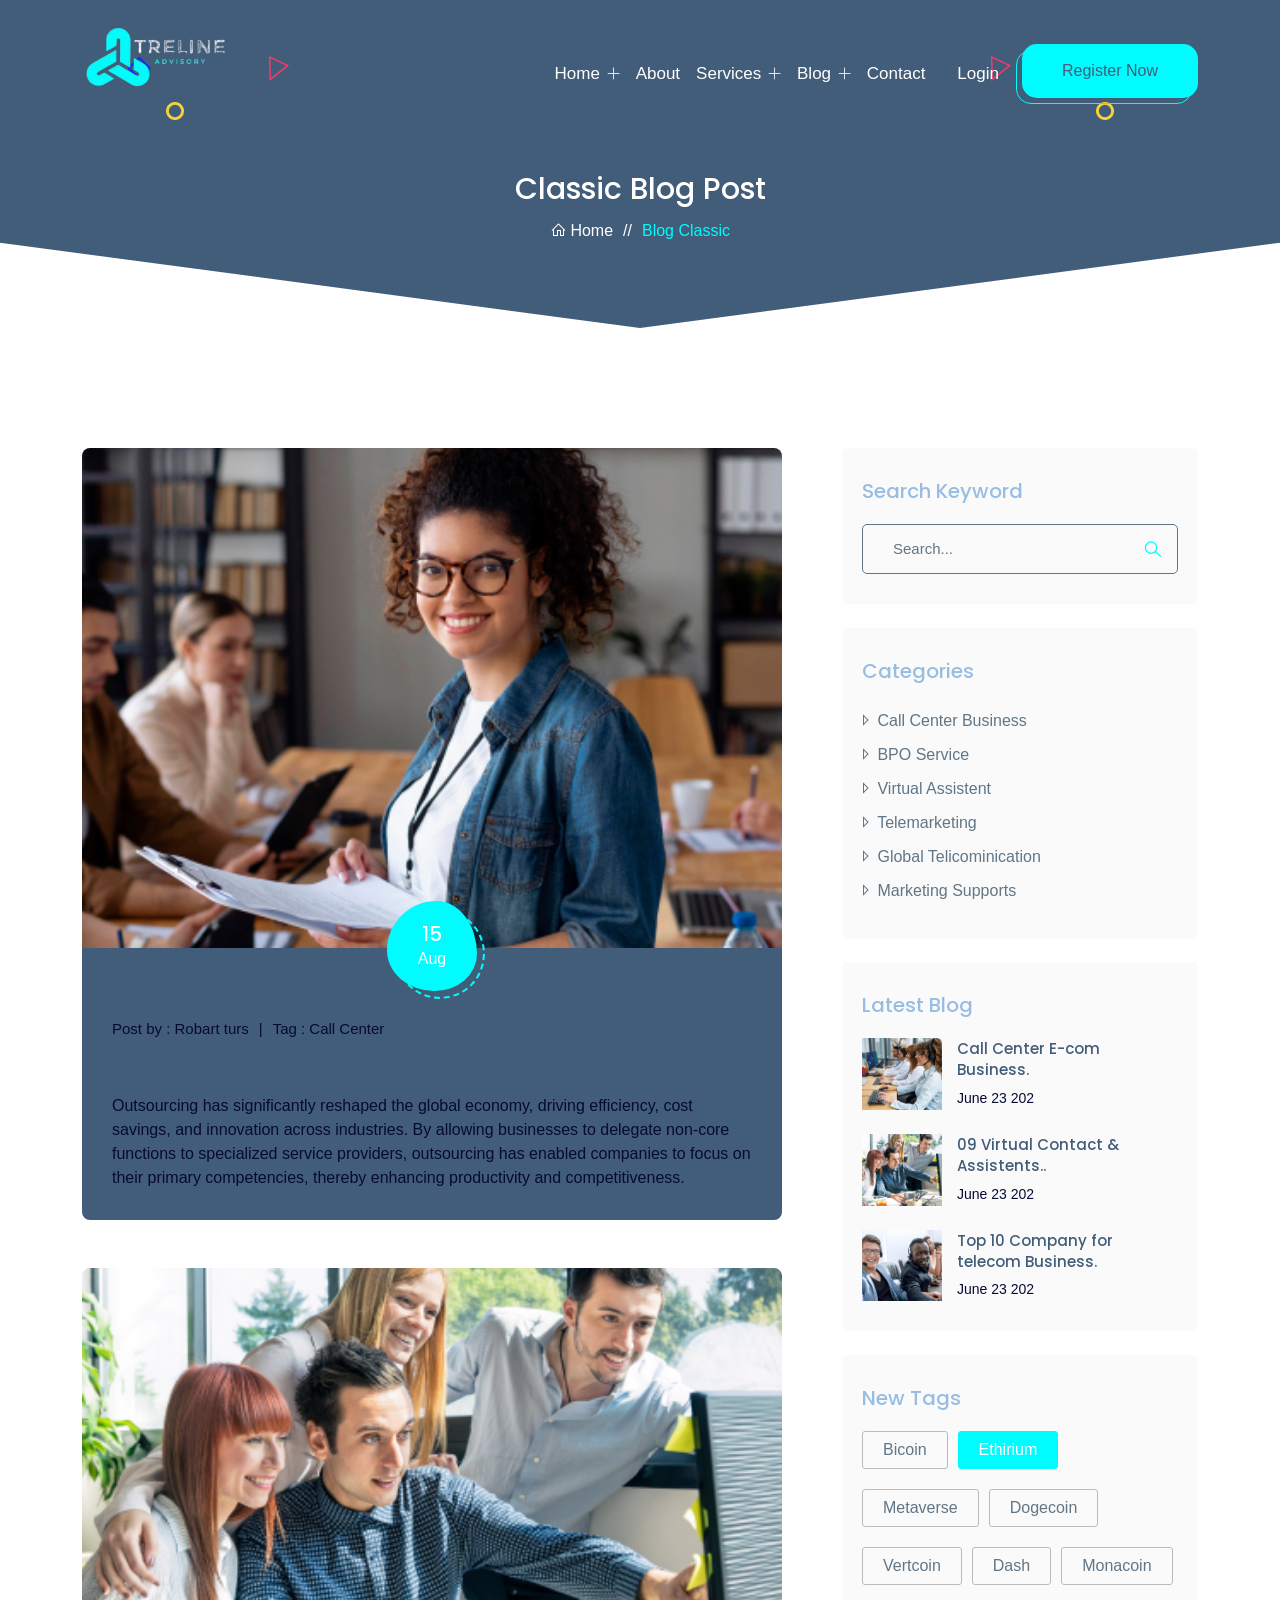
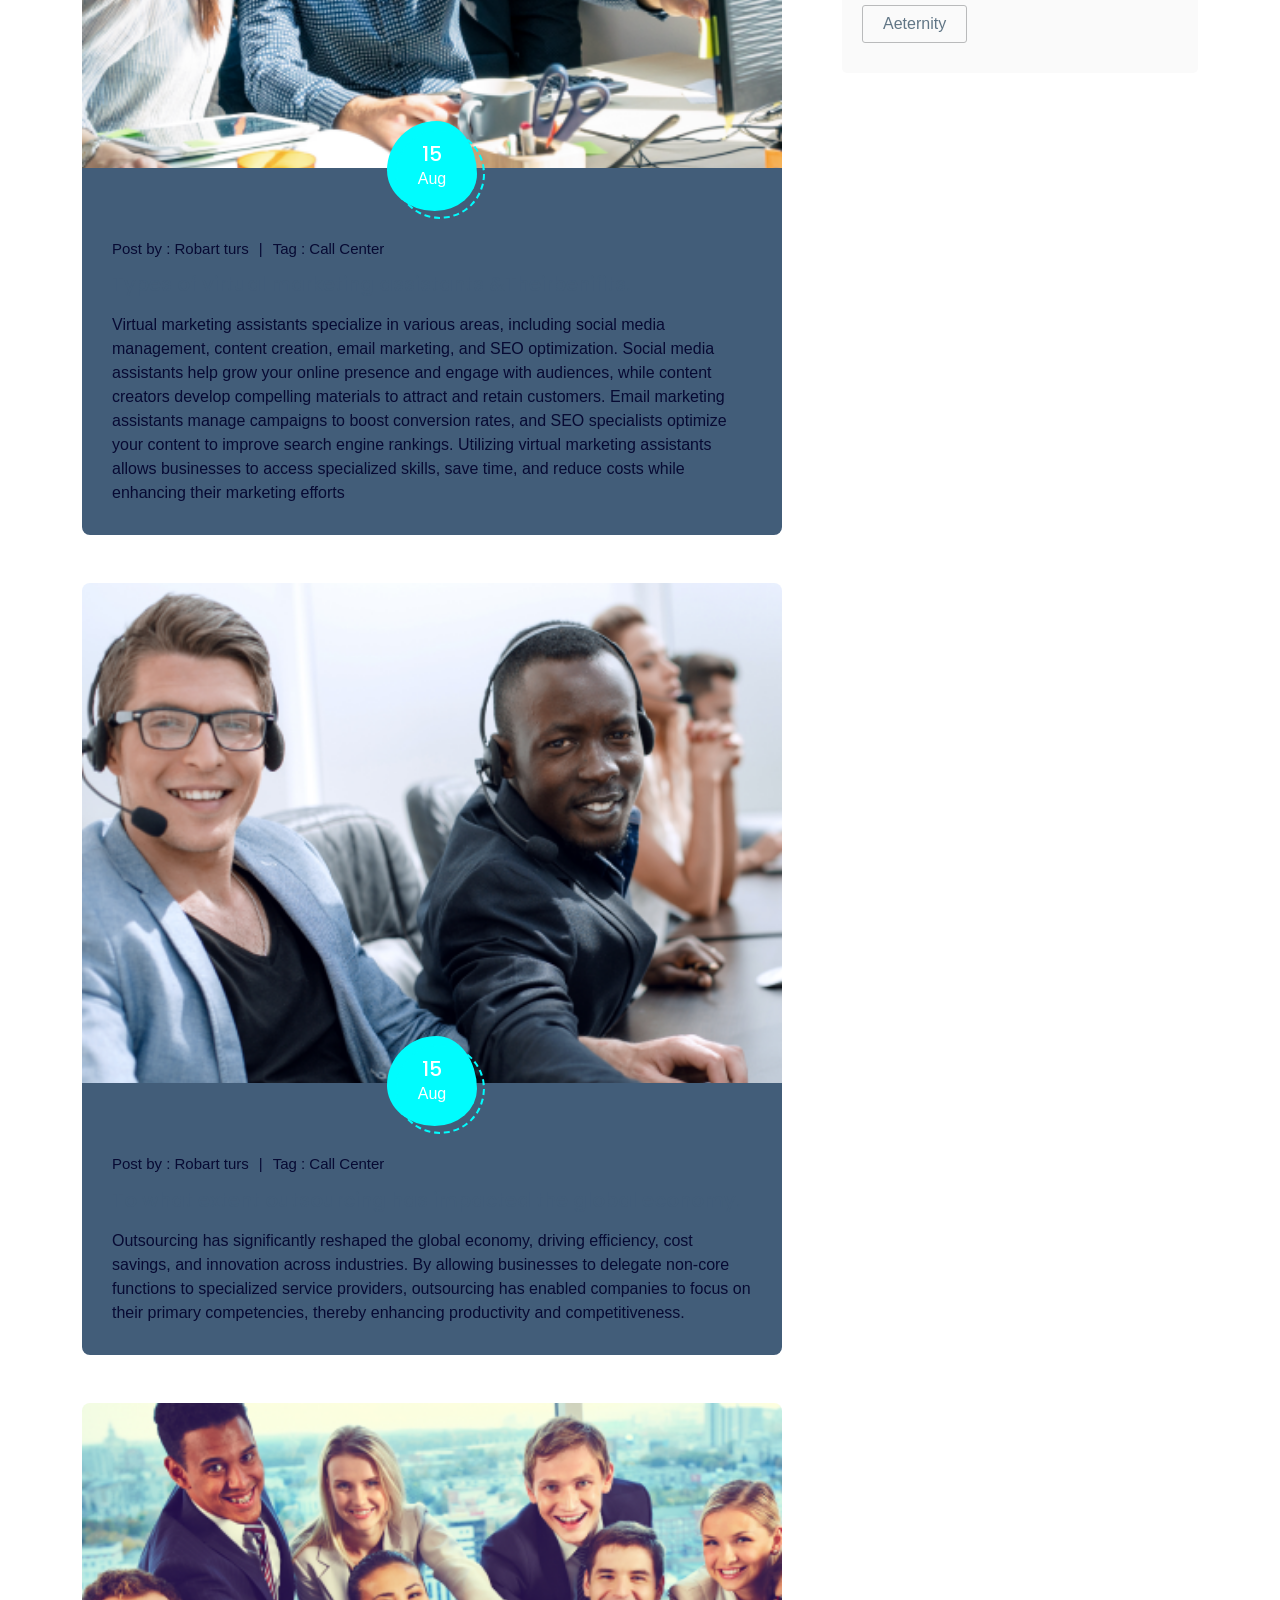
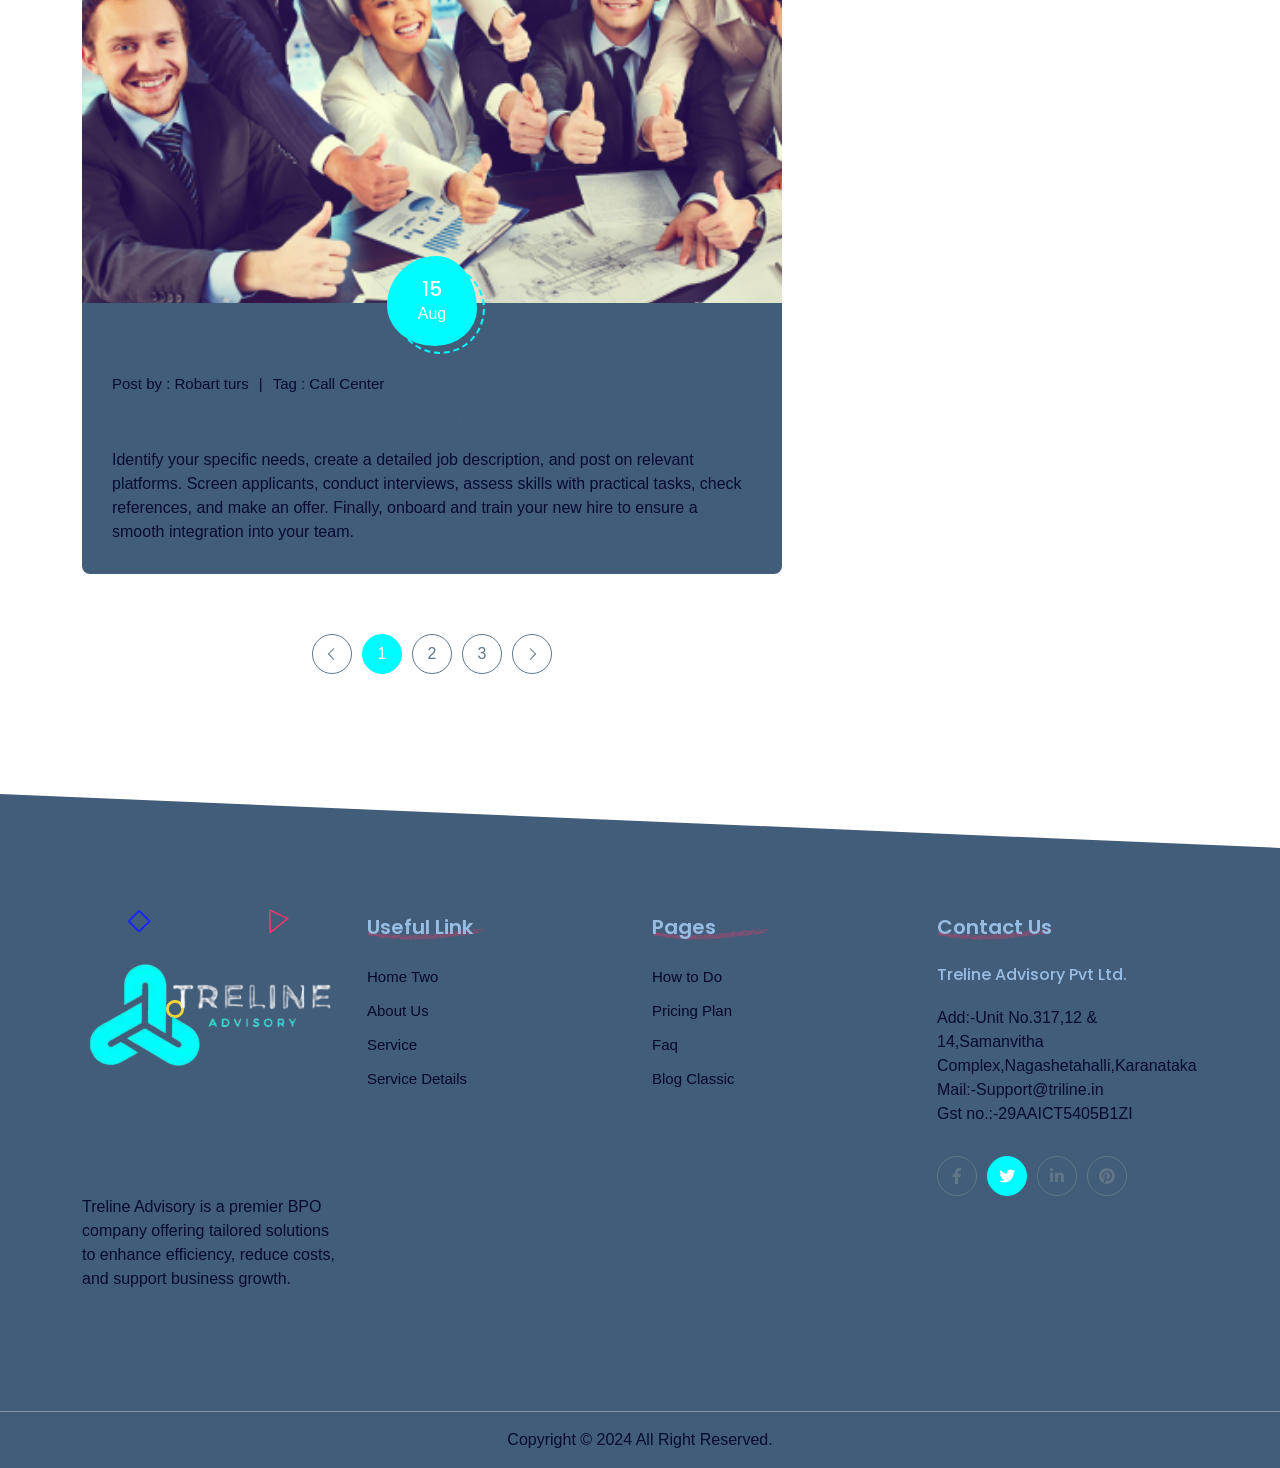
<file: blog-classic.html>
<!DOCTYPE html>
<html lang="en">


<meta charset="UTF-8">
<meta http-equiv="X-UA-Compatible" content="IE=edge">
<meta name="viewport" content="width=device-width, initial-scale=1.0">
<!-- Title -->
<title> Treline Advisory </title>
<!-- Favicon -->
<link rel="shortcut icon" href="assets/images/favicon/favicon.png">
<!-- Bootstrap -->
<link rel="stylesheet" href="assets/css/bootstrap.min.css">
<!-- Fontawesome -->
<link rel="stylesheet" href="assets/css/fontawesome-all.min.css">
<!-- Line awesome -->
<link rel="stylesheet" href="assets/css/line-awesome.min.css">
<!-- Magnific Popup-->
<link rel="stylesheet" href="assets/css/magnific-popup.css">
<!-- Slick -->
<link rel="stylesheet" href="assets/css/slick.css">
<!-- Slick -->
<link rel="stylesheet" href="assets/css/flaticon.css">
<!-- Odometer -->
<link rel="stylesheet" href="assets/css/odometer.css">
<!-- Main css -->
<link rel="stylesheet" href="assets/css/style.css">
</head>

<body>

    <!--==================== Preloader Start ====================-->
    <div class="preloader">
        <div class="loader-p"> </div>
    </div>
    <!--==================== Preloader End ====================-->

    <!-- ==================== Bottom Header End Here ==================== -->
    <header class="header-bottom" id="header">
        <div class="container">
            <nav class="navbar navbar-expand-xl navbar-light">
                <a class="navbar-brand logo" href="index.html"><img src="assets/images/logo/logo.png" alt=""></a>
                <button class="navbar-toggler header-button" type="button" data-bs-toggle="collapse"
                    data-bs-target="#navbarSupportedContent" aria-controls="navbarSupportedContent"
                    aria-expanded="false" aria-label="Toggle navigation">
                    <span id="hiddenNav"><i class="las la-bars"></i></span>
                </button>

                <div class="collapse navbar-collapse" id="navbarSupportedContent">
                    <ul class="navbar-nav nav-menu ms-auto">
                        <!-- <li class="nav-item">
                            <a class="nav-link active" href="index.html">Home</a>
                        </li> -->
                        <li class="nav-item dropdown">
                        <a class="nav-link" href="#" role="button" data-bs-toggle="dropdown" aria-expanded="false"> Home <i class="icon-add-1"></i></a>
                        <ul class="dropdown-menu">
                            <li><a class="dropdown-item" href="index.html">Home One</a></li>
                            <li><a class="dropdown-item" href="index-two.html">Home Two </a></li>
                        </ul>
                    </li> 

                        <li class="nav-item">
                            <a class="nav-link" href="about.html">About</a>
                        </li>

                        <li class="nav-item dropdown">
                            <a class="nav-link" href="#" role="button" data-bs-toggle="dropdown" aria-expanded="false">
                                Services <i class="icon-add-1"></i></a>
                            <ul class="dropdown-menu">
                                <li><a class="dropdown-item" href="services.html">Services</a></li>
                                <li><a class="dropdown-item" href="services-details.html">Services Details </a></li>
                            </ul>
                        </li>
                        <!-- <li class="nav-item dropdown">
                      <a class="nav-link" href="#" role="button" data-bs-toggle="dropdown" aria-expanded="false"> Pages <i class="icon-add-1"></i></a>
                      <ul class="dropdown-menu">
                          <li><a class="dropdown-item" href="work.html">How We Work </a></li>
                          <li><a class="dropdown-item" href="pricing.html">Pricing</a></li>
                          <li><a class="dropdown-item" href="faq.html">Faq</a></li>
                          <li><a class="dropdown-item" href="error.html">404 </a></li>
                      </ul>
                  </li>  -->
                        <li class="nav-item dropdown">
                            <a class="nav-link" href="#" role="button" data-bs-toggle="dropdown" aria-expanded="false">
                                Blog <i class="icon-add-1"></i></a>
                            <ul class="dropdown-menu">
                                <li><a class="dropdown-item" href="blog.html">Blog</a></li>
                                <li><a class="dropdown-item" href="blog-classic.html">Blog Classic</a></li>
                                <li><a class="dropdown-item" href="blog-details.html">Blog Details</a></li>
                            </ul>
                        </li>
                        <li class="nav-item">
                            <a class="nav-link" href="contact.html">Contact</a>
                        </li>
                        <li class="header-login ms-xl-3 mt-xl-0 mt-4 mb-xl-0 mb-3">
                            <ul class="login-items-wrapper d-flex align-items-center">
                                <li class="nav-item">
                                    <a class="nav-link" href="login.html">Login</a>
                                </li>
                                <li class="login-items-wrapper__item">
                                    <div class="button-wrapper">
                                        <a class="btn--base bg-one" href="registration.html">Register Now</a>
                                    </div>
                                </li>
                            </ul>
                        </li>
                    </ul>
                </div>
            </nav>
        </div>
    </header>
    <!-- ==================== Bottom Header End Here ==================== -->

    <!-- ==================== Breadcumb Start Here ==================== -->
    <section class="breadcumb section-bg py-120">
        <div class="work-shape d-flex justify-content-center">
            <ul class="work-shape__list">
                <li class="work-shape__item"><img src="assets/images/home-01/shape-circle.png" alt=""></li>
                <li class="work-shape__item"><img src="assets/images/home-01/shape-square.png" alt=""></li>
                <li class="work-shape__item"><img src="assets/images/home-01/shape-triangle.png" alt=""></li>

                <li class="work-shape__item"><img src="assets/images/home-01/shape-circle.png" alt=""></li>
                <li class="work-shape__item"><img src="assets/images/home-01/shape-square.png" alt=""></li>
                <li class="work-shape__item"><img src="assets/images/home-01/shape-triangle.png" alt=""></li>
            </ul>
        </div>
        <div class="container">
            <div class="row justify-content-center">
                <div class="col-lg-8">
                    <div class="breadcumb__wrapper">
                        <h3 class="breadcumb__title"> Classic Blog Post </h3>
                        <ul class="breadcumb__list">
                            <li class="breadcumb__item"><a href="index.html" class="breadcumb__link"> <i
                                        class="las la-home"></i> Home</a> </li>
                            <li class="breadcumb__item"> //</li>
                            <li class="breadcumb__item"> <span class="breadcumb__item-text"> Blog Classic </span> </li>
                        </ul>
                    </div>
                </div>
            </div>
        </div>
    </section>
    <!-- ==================== Breadcumb End Here ==================== -->

    <!-- ==================== Blog Start Here ==================== -->
    <section class="blog-detials py-120">
        <div class="container">
            <div class="row gy-5 justify-content-center">
                <div class=" col-lg-8 pe-lg-5">
                    <div class="row gy-5">
                        <div class="col-lg-12">
                            <div class="blog-item blog-details">
                                <div class="blog-item__thumb">
                                    <a href="blog-details.html"><img src="assets/images/home-01/blog-img-09.png"
                                            alt=""></a>
                                    <div class="blog-item__date">
                                        <h4 class="blog-item__date-time">15</h4>
                                        <span class="blog-item__date-month"> Aug</span>
                                    </div>
                                </div>
                                <div class="blog-item__content">
                                    <ul class="blog-item__list">
                                        <li class="blog-item__list-item">Post by : Robart turs</li>
                                        <li class="blog-item__list-item">|</li>
                                        <li class="blog-item__list-item">Tag : Call Center</li>
                                    </ul>
                                    <h4 class="blog-item__title"><a href="blog-details.html">To what extent outsourcing
                                            has impacted the global economy.</a></h4>
                                    <p class="blog-item__desc">Outsourcing has significantly reshaped the global
                                        economy, driving efficiency, cost savings, and innovation across industries. By
                                        allowing businesses to delegate non-core functions to specialized service
                                        providers, outsourcing has enabled companies to focus on their primary
                                        competencies, thereby enhancing productivity and competitiveness.</p>
                                </div>
                            </div>
                        </div>
                        <div class="col-lg-12">
                            <div class="blog-item blog-details">
                                <div class="blog-item__thumb">
                                    <a href="blog-details.html"><img src="assets/images/home-01/blog-img-02.png"
                                            alt=""></a>
                                    <div class="blog-item__date">
                                        <h4 class="blog-item__date-time">15</h4>
                                        <span class="blog-item__date-month"> Aug</span>
                                    </div>
                                </div>
                                <div class="blog-item__content">
                                    <ul class="blog-item__list">
                                        <li class="blog-item__list-item">Post by : Robart turs</li>
                                        <li class="blog-item__list-item">|</li>
                                        <li class="blog-item__list-item">Tag : Call Center</li>
                                    </ul>
                                    <h4 class="blog-item__title"><a href="blog-details.html">Types of virtual marketing
                                            assistants &Theirbenifits.</a></h4>
                                    <p class="blog-item__desc">Virtual marketing assistants specialize in various areas,
                                        including social media management, content creation, email marketing, and SEO
                                        optimization. Social media assistants help grow your online presence and engage
                                        with audiences, while content creators develop compelling materials to attract
                                        and retain customers. Email marketing assistants manage campaigns to boost
                                        conversion rates, and SEO specialists optimize your content to improve search
                                        engine rankings. Utilizing virtual marketing assistants allows businesses to
                                        access specialized skills, save time, and reduce costs while enhancing their
                                        marketing efforts</p>
                                </div>
                            </div>
                        </div>
                        <div class="col-lg-12">
                            <div class="blog-item blog-details">
                                <div class="blog-item__thumb">
                                    <a href="blog-details.html"><img src="assets/images/home-01/blog-img-03.png"
                                            alt=""></a>
                                    <div class="blog-item__date">
                                        <h4 class="blog-item__date-time">15</h4>
                                        <span class="blog-item__date-month"> Aug</span>
                                    </div>
                                </div>
                                <div class="blog-item__content">
                                    <ul class="blog-item__list">
                                        <li class="blog-item__list-item">Post by : Robart turs</li>
                                        <li class="blog-item__list-item">|</li>
                                        <li class="blog-item__list-item">Tag : Call Center</li>
                                    </ul>
                                    <h4 class="blog-item__title"><a href="blog-details.html">To what extent outsourcing
                                            has impacted the global economy.</a></h4>
                                    <p class="blog-item__desc">Outsourcing has significantly reshaped the global
                                        economy, driving efficiency, cost savings, and innovation across industries. By
                                        allowing businesses to delegate non-core functions to specialized service
                                        providers, outsourcing has enabled companies to focus on their primary
                                        competencies, thereby enhancing productivity and competitiveness.</p>
                                </div>
                            </div>
                        </div>
                        <div class="col-lg-12">
                            <div class="blog-item blog-details">
                                <div class="blog-item__thumb">
                                    <a href="blog-details.html"><img src="assets/images/home-01/blog-img-04.png"
                                            alt=""></a>
                                    <div class="blog-item__date">
                                        <h4 class="blog-item__date-time">15</h4>
                                        <span class="blog-item__date-month"> Aug</span>
                                    </div>
                                </div>
                                <div class="blog-item__content">
                                    <ul class="blog-item__list">
                                        <li class="blog-item__list-item">Post by : Robart turs</li>
                                        <li class="blog-item__list-item">|</li>
                                        <li class="blog-item__list-item">Tag : Call Center</li>
                                    </ul>
                                    <h4 class="blog-item__title"><a href="blog-details.html">9 Steps of Hiring the
                                            Perfect Marketing Assistant.</a></h4>
                                    <p class="blog-item__desc">Identify your specific needs, create a detailed job
                                        description, and post on relevant platforms. Screen applicants, conduct
                                        interviews, assess skills with practical tasks, check references, and make an
                                        offer. Finally, onboard and train your new hire to ensure a smooth integration
                                        into your team.</p>
                                </div>
                            </div>
                        </div>
                    </div>
                    <nav aria-label="Page navigation example">
                        <ul class="pagination">
                            <li class="page-item"><a class="page-link" href="#"><i class="las la-angle-left"></i></a>
                            </li>
                            <li class="page-item"><a class="page-link active" href="#">1</a></li>
                            <li class="page-item"><a class="page-link" href="#">2</a></li>
                            <li class="page-item"><a class="page-link" href="#">3</a></li>
                            <li class="page-item"><a class="page-link" href="#"><i class="las la-angle-right"></i></a>
                            </li>
                        </ul>
                    </nav>
                </div>
                <div class="col-lg-4">
                    <div class="row gy-4">
                        <div class="col-sm-12">
                            <div class="blog-sidebar">
                                <h4 class="blog-sidebar__title"> Search Keyword </h4>
                                <form action="#" autocomplete="off">
                                    <div class="search-box">
                                        <input type="text" class="form-control form--control height-50"
                                            placeholder="Search...">
                                        <button type="submit" class="search-box__button"> <span
                                                class="search-box__button-icon"><i class="las la-search"></i></span>
                                        </button>
                                    </div>
                                </form>
                            </div>
                        </div>
                        <div class="col-lg-12">
                            <div class="blog-sidebar">
                                <h4 class="blog-sidebar__title"> Categories </h4>
                                <ul class="text-list style-category">
                                    <li class="text-list__item"><a href="blog.html" class="text-list__link"> <span
                                                class="text-list__link-icon"><i class="las la-caret-right"></i></span>
                                            Call Center Business</a></li>
                                    <li class="text-list__item"><a href="blog.html" class="text-list__link"> <span
                                                class="text-list__link-icon"><i class="las la-caret-right"></i></span>
                                            BPO Service</a></li>
                                    <li class="text-list__item"><a href="blog.html" class="text-list__link"> <span
                                                class="text-list__link-icon"><i class="las la-caret-right"></i></span>
                                            Virtual Assistent </a></li>
                                    <li class="text-list__item"><a href="blog.html" class="text-list__link"> <span
                                                class="text-list__link-icon"><i class="las la-caret-right"></i></span>
                                            Telemarketing </a></li>
                                    <li class="text-list__item"><a href="blog.html" class="text-list__link"> <span
                                                class="text-list__link-icon"><i class="las la-caret-right"></i></span>
                                            Global Telicominication </a></li>
                                    <li class="text-list__item"><a href="blog.html" class="text-list__link"> <span
                                                class="text-list__link-icon"><i class="las la-caret-right"></i></span>
                                            Marketing Supports </a></li>
                                </ul>
                            </div>
                        </div>
                        <div class="col-lg-12">
                            <div class="blog-sidebar">
                                <h4 class="blog-sidebar__title"> Latest Blog </h4>
                                <div class="row gy-4">
                                    <div class="col-md-12">
                                        <div class="latest-blog">
                                            <div class="latest-blog__thumb">
                                                <a href="blog-details.html"> <img
                                                        src="assets/images/home-01/blog-img-01.png" alt=""></a>
                                            </div>
                                            <div class="latest-blog__content">
                                                <h6 class="latest-blog__title"><a href="blog-details.html">Call Center
                                                        E-com
                                                        Business.</a></h6>
                                                <span class="latest-blog__date">June 23 202</span>
                                            </div>
                                        </div>
                                    </div>
                                    <div class="col-md-12">
                                        <div class="latest-blog">
                                            <div class="latest-blog__thumb">
                                                <a href="blog-details.html"> <img
                                                        src="assets/images/home-01/blog-img-02.png" alt=""></a>
                                            </div>
                                            <div class="latest-blog__content">
                                                <h6 class="latest-blog__title"><a href="blog-details.html">09 Virtual
                                                        Contact
                                                        & Assistents..</a></h6>
                                                <span class="latest-blog__date">June 23 202</span>
                                            </div>
                                        </div>
                                    </div>
                                    <div class="col-md-12">
                                        <div class="latest-blog">
                                            <div class="latest-blog__thumb">
                                                <a href="blog-details.html"> <img
                                                        src="assets/images/home-01/blog-img-03.png" alt=""></a>
                                            </div>
                                            <div class="latest-blog__content">
                                                <h6 class="latest-blog__title"><a href="blog-details.html">Top 10
                                                        Company for
                                                        telecom Business.</a></h6>
                                                <span class="latest-blog__date">June 23 202</span>
                                            </div>
                                        </div>
                                    </div>
                                </div>
                            </div>
                        </div>
                        <div class="col-lg-12">
                            <div class="blog-sidebar">
                                <h4 class="blog-sidebar__title"> New Tags </h4>
                                <ul class="text-list style-tag">
                                    <li class="text-list__item"><a href="blog.html" class="text-list__link">Bicoin</a>
                                    </li>
                                    <li class="text-list__item"><a href="blog.html"
                                            class="text-list__link active">Ethirium</a></li>
                                    <li class="text-list__item"><a href="blog.html" class="text-list__link">Metaverse
                                        </a></li>
                                    <li class="text-list__item"><a href="blog.html" class="text-list__link">Dogecoin
                                        </a></li>
                                    <li class="text-list__item"><a href="blog.html" class="text-list__link">Vertcoin
                                        </a></li>
                                    <li class="text-list__item"><a href="blog.html" class="text-list__link">Dash </a>
                                    </li>
                                    <li class="text-list__item"><a href="blog.html" class="text-list__link">Monacoin
                                        </a></li>
                                    <li class="text-list__item"><a href="blog.html" class="text-list__link">Aeternity
                                        </a></li>
                                </ul>
                            </div>
                        </div>
                    </div>
                </div>
            </div>
        </div>
    </section>
    <!-- ==================== Blog End Here ==================== -->

    <!-- ==================== Footer Start Here ==================== -->
    <footer class="footer-area section-bg-two">
        <ul class="work-shape__list">
            <li class="work-shape__item"><img src="assets/images/home-01/shape-circle.png" alt=""></li>
            <li class="work-shape__item"><img src="assets/images/home-01/shape-square.png" alt=""></li>
            <li class="work-shape__item"><img src="assets/images/home-01/shape-triangle.png" alt=""></li>
        </ul>
        <div class="container footer-top py-120">
            <div class="row justify-content-center gy-5">
                <div class="col-xl-3 col-sm-6">
                    <div class="footer-item">
                        <div class="footer-item__logo">
                            <a href="index.html"> <img src="assets/images/logo/logo-footer.png" alt=""></a>
                        </div>
                        <p class="footer-item__desc">Treline Advisory is a premier BPO company offering tailored
                            solutions to enhance efficiency, reduce costs, and support business growth.</p>
                    </div>
                </div>
                <div class="col-xl-3 col-sm-6">
                    <div class="footer-item">
                        <h5 class="footer-item__title bg-img bg-img__contain"
                            style="background-image: url(assets/images/home-01/footer-title-bg.png);">Useful Link</h5>
                        <ul class="footer-menu">
                            <li class="footer-menu__item"><a href="index-two.html" class="footer-menu__link">Home
                                    Two</a></li>
                            <li class="footer-menu__item"><a href="about.html" class="footer-menu__link">About Us</a>
                            </li>
                            <li class="footer-menu__item"><a href="services.html" class="footer-menu__link">Service</a>
                            </li>
                            <li class="footer-menu__item"><a href="services-details.html"
                                    class="footer-menu__link">Service Details</a></li>
                        </ul>
                    </div>
                </div>
                <div class="col-xl-3 col-sm-6">
                    <div class="footer-item">
                        <h5 class="footer-item__title bg-img bg-img__contain"
                            style="background-image: url(assets/images/home-01/footer-title-bg.png);">Pages</h5>
                        <ul class="footer-menu">
                            <li class="footer-menu__item"><a href="work.html" class="footer-menu__link">How to Do </a>
                            </li>
                            <li class="footer-menu__item"><a href="pricing.html" class="footer-menu__link">Pricing Plan
                                </a></li>
                            <li class="footer-menu__item"><a href="faq.html" class="footer-menu__link">Faq</a></li>
                            <li class="footer-menu__item"><a href="blog-classic.html" class="footer-menu__link">Blog
                                    Classic </a></li>
                        </ul>
                    </div>
                </div>
                <div class="col-xl-3 col-sm-6">
                    <div class="footer-item">
                        <h5 class="footer-item__title bg-img bg-img__contain"
                            style="background-image: url(assets/images/home-01/footer-title-bg.png);">Contact Us</h5>
                        <h6>Treline Advisory Pvt Ltd.</h6>
                        <p class="footer-item__desc">Add:-Unit No.317,12 & 14,Samanvitha
                            Complex,Nagashetahalli,Karanataka</p>
                        <P class="footer-item__desc">Mail:-Support@triline.in</P>
                        <p class="footer-item__desc">Gst no.:-29AAICT5405B1ZI</p>
                        <ul class="social-list">
                            <li class="social-list__item"><a href="www.facebook.html" class="social-list__link"><i
                                        class="fab fa-facebook-f"></i></a> </li>
                            <li class="social-list__item"><a href="www.twitter.html" class="social-list__link active">
                                    <i class="fab fa-twitter"></i></a></li>
                            <li class="social-list__item"><a href="www.linkedin.html" class="social-list__link"> <i
                                        class="fab fa-linkedin-in"></i></a></li>
                            <li class="social-list__item"><a href="www.pinterest.html" class="social-list__link"> <i
                                        class="fab fa-pinterest"></i></a></li>
                        </ul>
                    </div>
                </div>
            </div>
        </div>
        <!-- bottom Footer -->
        <div class="bottom-footer section-bg-two py-3">
            <div class="container">
                <div class="row gy-3">
                    <div class="col-md-12 text-center">
                        <p class="bottom-footer-text"> Copyright © 2024 All Right Reserved.</p>
                    </div>
                </div>
            </div>
        </div>
    </footer>
    <!-- ==================== Footer End Here ==================== -->

    <!-- ==================== Scroll to Top End Here ==================== -->
    <a class="scroll-top"><i class="fas fa-angle-double-up"></i></a>
    <!-- ==================== Scroll to Top End Here ==================== -->


    <!-- Jquery js -->
    <script src="assets/js/jquery-3.6.0.min.js"></script>
    <!-- Popper js -->
    <script src="assets/js/popper.min.js"></script>
    <!-- Bootstrap js -->
    <script src="assets/js/bootstrap.min.js"></script>
    <!-- Magnific Popup -->
    <script src="assets/js/magnific-popup.min.js"></script>
    <!-- Slick js -->
    <script src="assets/js/slick.min.js"></script>
    <!-- Odometer js -->
    <script src="assets/js/odometer.min.js"></script>
    <!-- Viewport js -->
    <script src="assets/js/viewport.jquery.js"></script>
    <!-- Main js -->
    <script src="assets/js/main.js"></script>

</body>

</html>
</file>
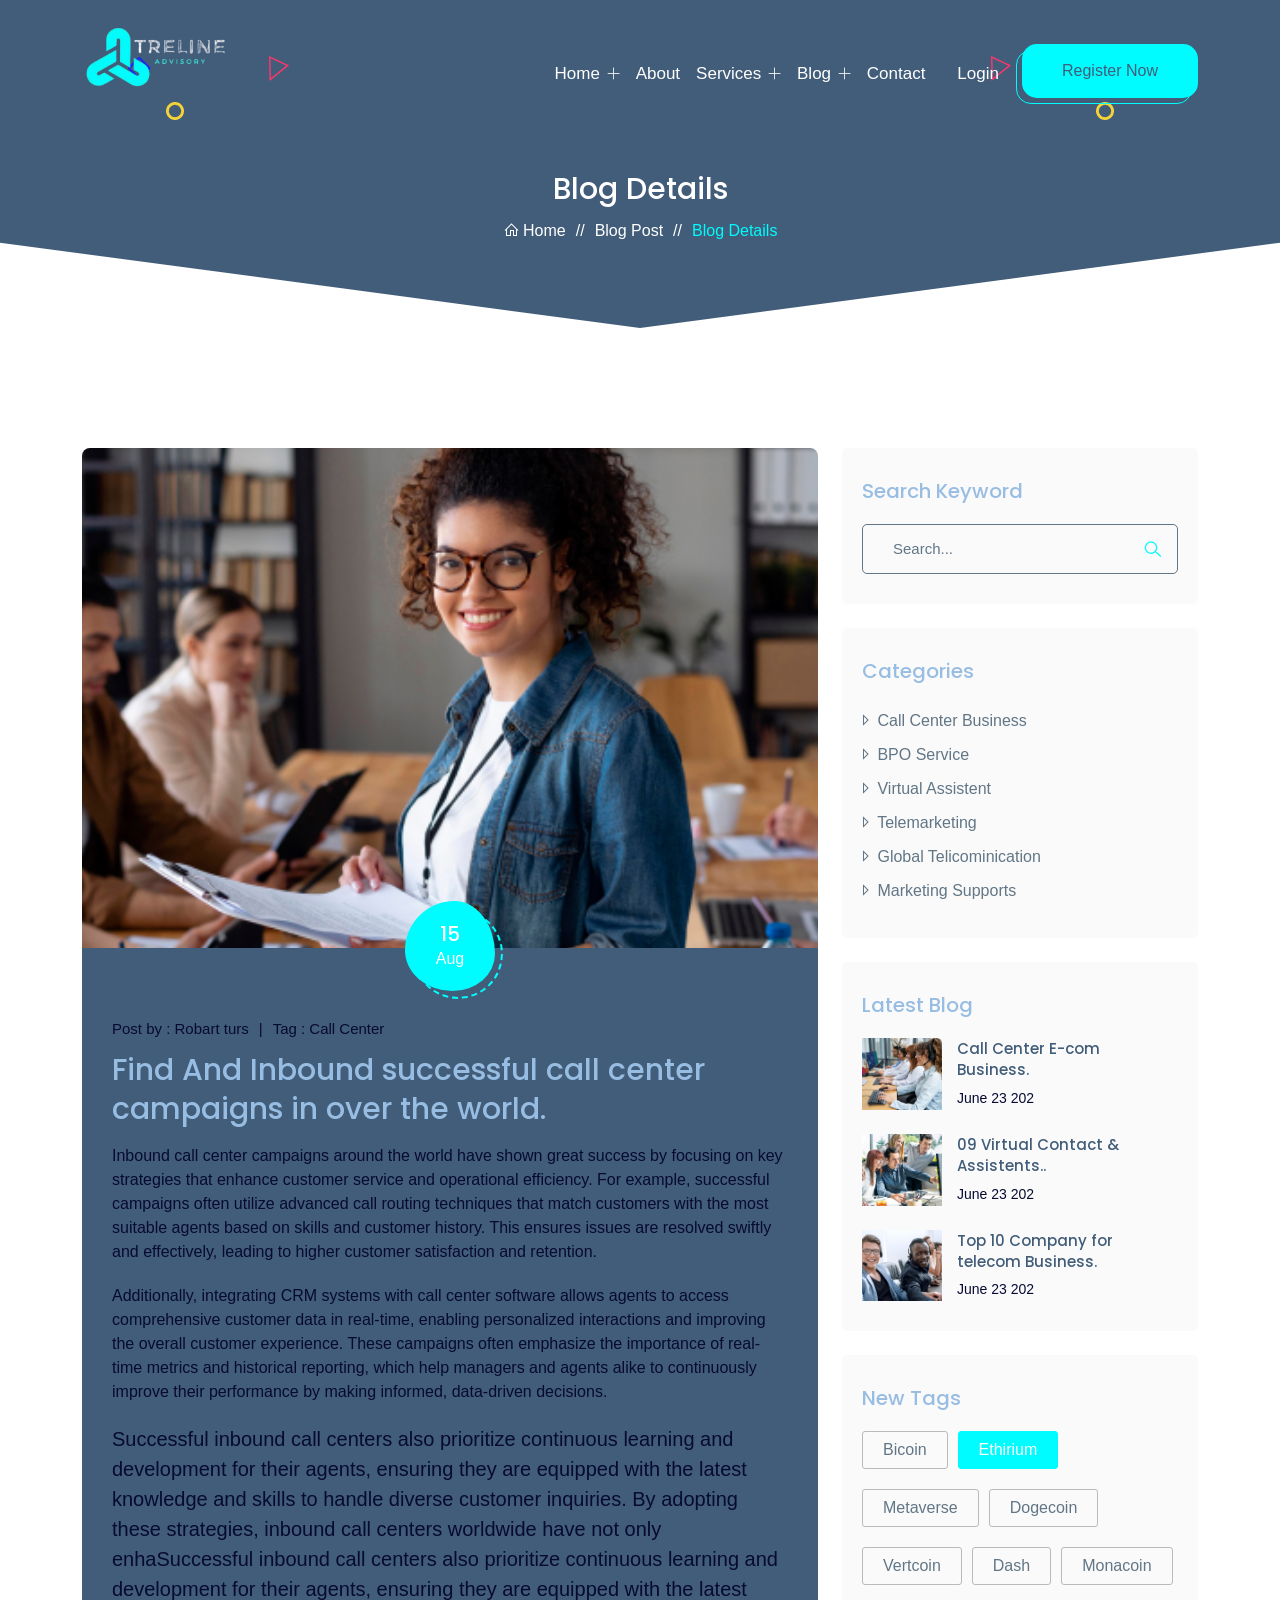
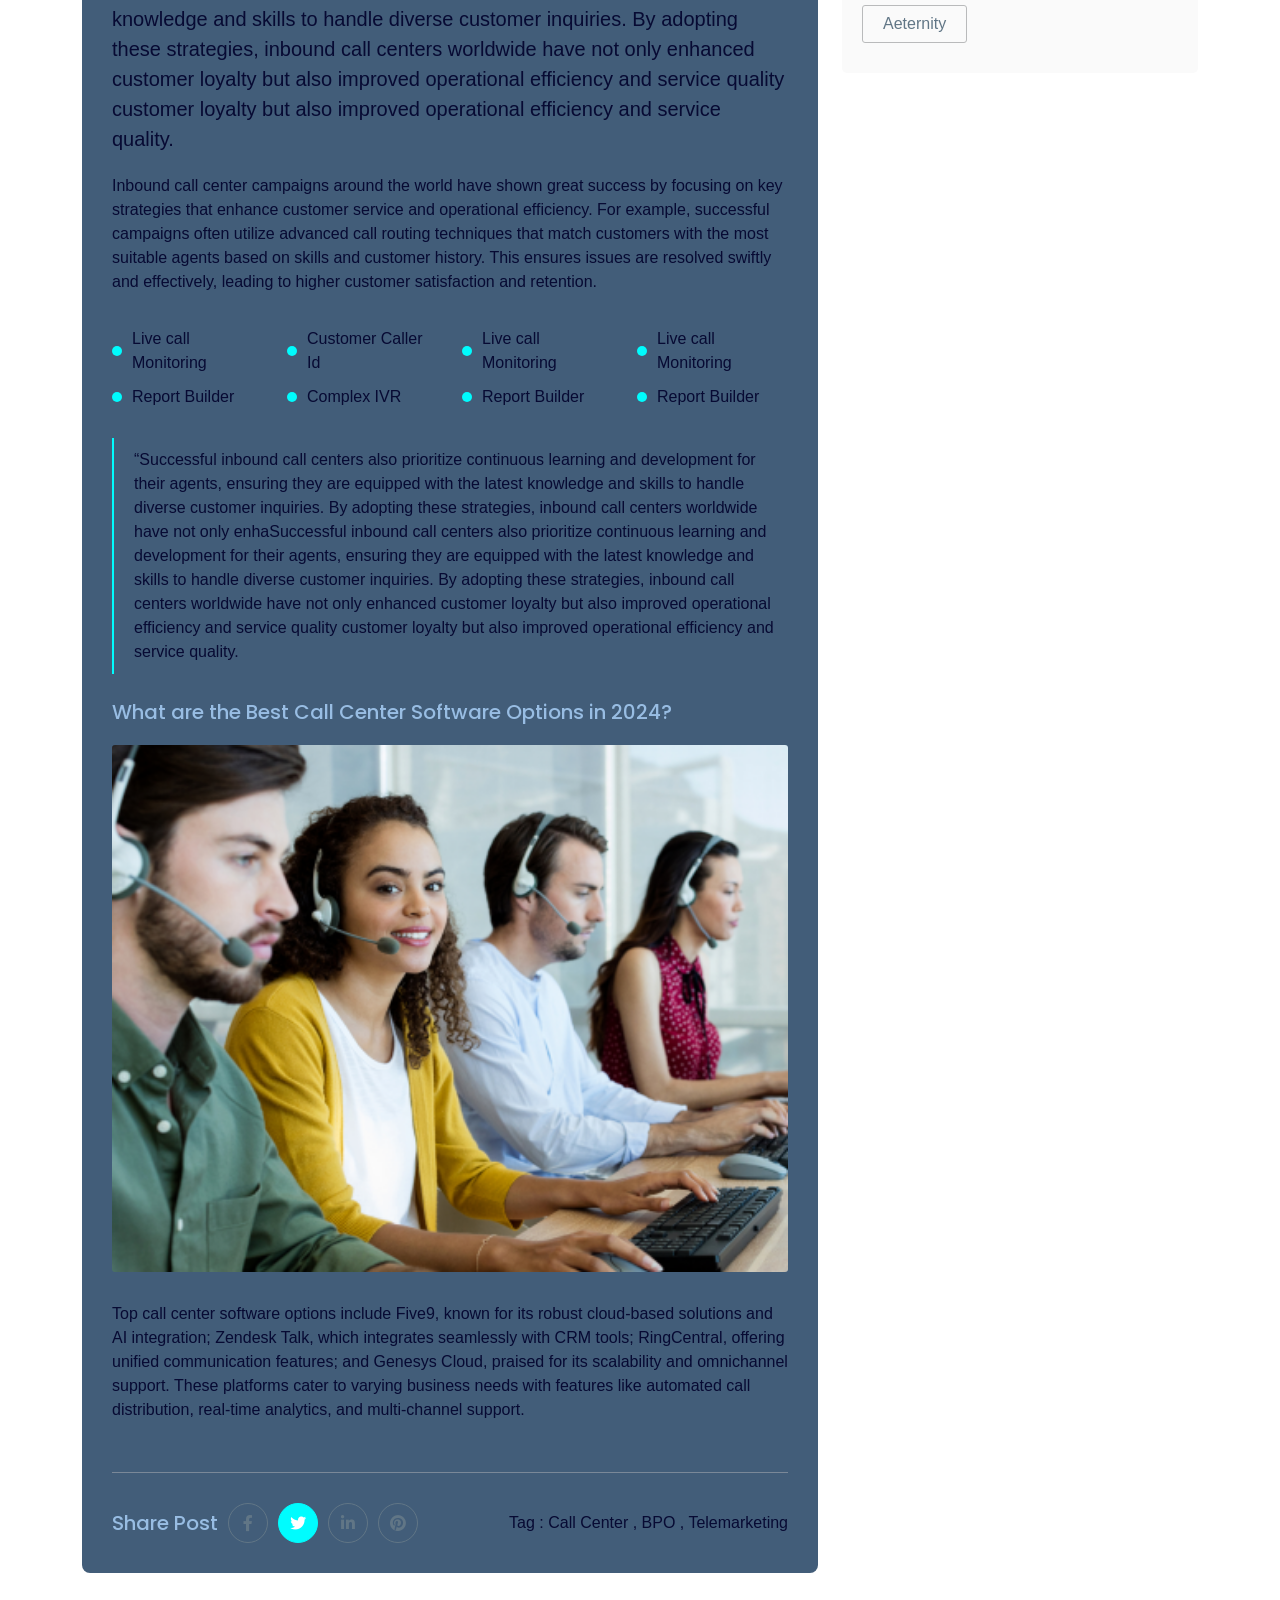
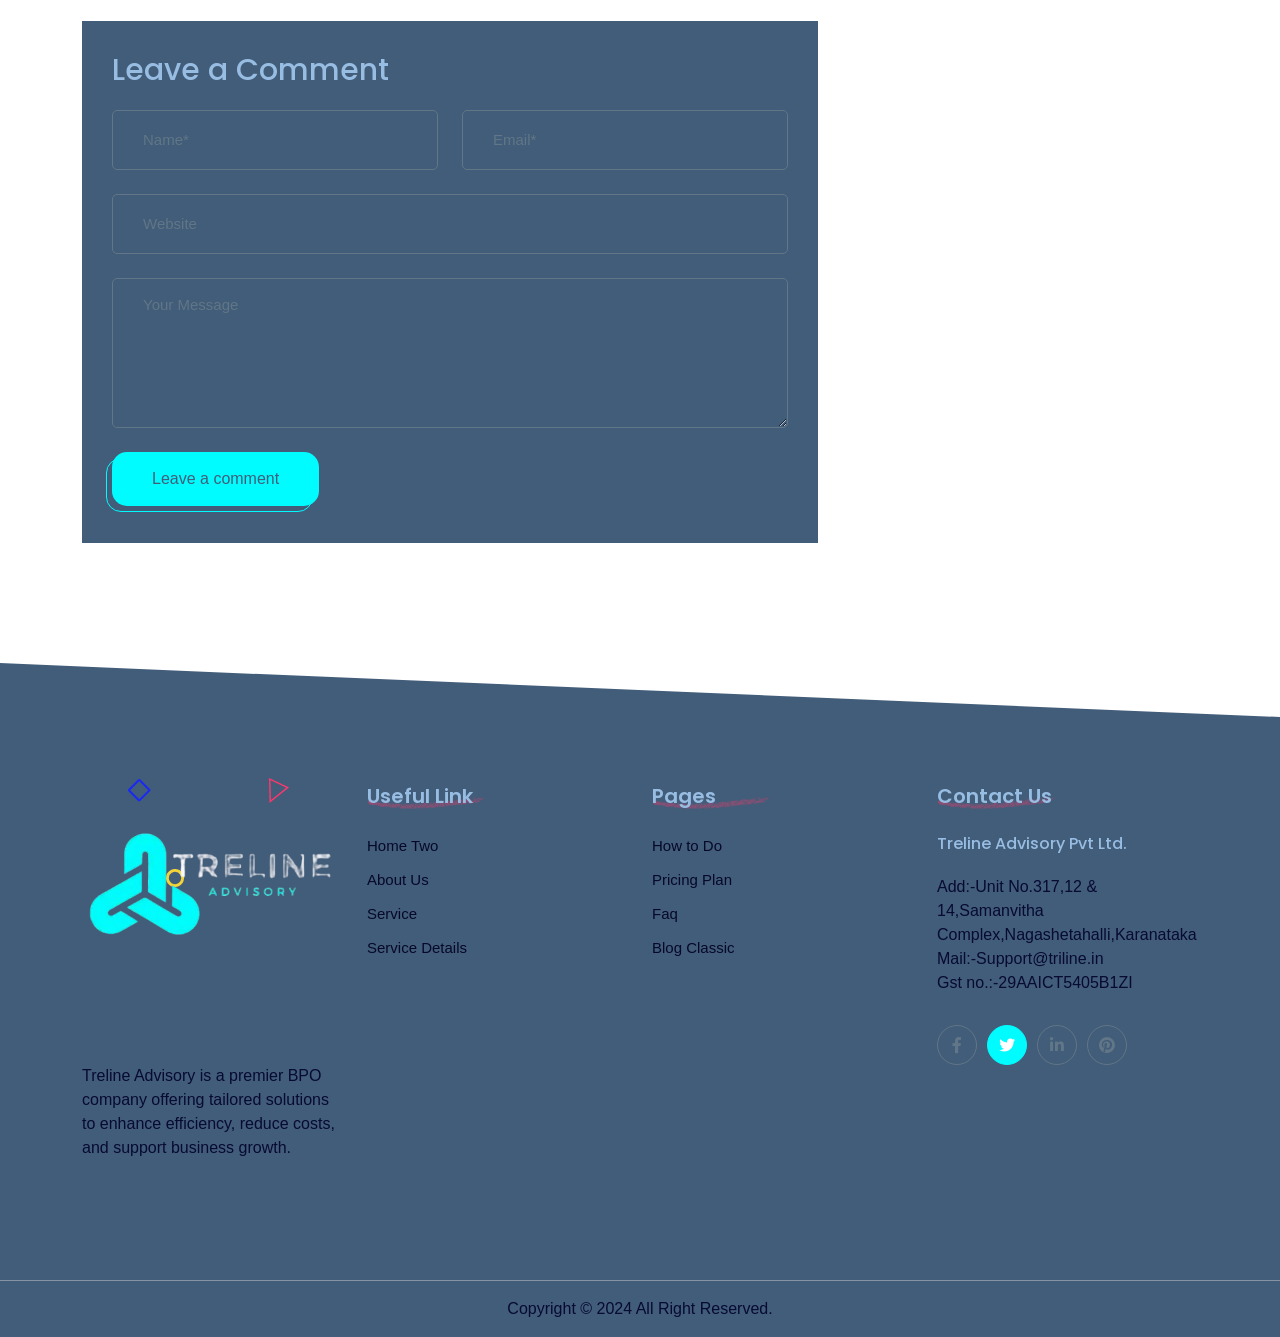
<file: blog-details.html>
<!DOCTYPE html>
<html lang="en">


<head>
    <meta charset="UTF-8">
    <meta http-equiv="X-UA-Compatible" content="IE=edge">
    <meta name="viewport" content="width=device-width, initial-scale=1.0">
    <!-- Title -->
    <title> Treline Advisory </title>
    <!-- Favicon -->
    <link rel="shortcut icon" href="assets/images/favicon/favicon.png">
    <!-- Bootstrap -->
    <link rel="stylesheet" href="assets/css/bootstrap.min.css">
    <!-- Fontawesome -->
    <link rel="stylesheet" href="assets/css/fontawesome-all.min.css">
    <!-- Line awesome -->
    <link rel="stylesheet" href="assets/css/line-awesome.min.css">
    <!-- Magnific Popup-->
    <link rel="stylesheet" href="assets/css/magnific-popup.css">
    <!-- Slick -->
    <link rel="stylesheet" href="assets/css/slick.css">
    <!-- Slick -->
    <link rel="stylesheet" href="assets/css/flaticon.css">
    <!-- Odometer -->
    <link rel="stylesheet" href="assets/css/odometer.css">
    <!-- Main css -->
    <link rel="stylesheet" href="assets/css/style.css">
</head>

<body>

    <!--==================== Preloader Start ====================-->
    <div class="preloader">
        <div class="loader-p"> </div>
    </div>
    <!--==================== Preloader End ====================-->

    <!-- ==================== Bottom Header End Here ==================== -->
    <header class="header-bottom" id="header">
        <div class="container">
            <nav class="navbar navbar-expand-xl navbar-light">
                <a class="navbar-brand logo" href="index.html"><img src="assets/images/logo/logo.png" alt=""></a>
                <button class="navbar-toggler header-button" type="button" data-bs-toggle="collapse"
                    data-bs-target="#navbarSupportedContent" aria-controls="navbarSupportedContent"
                    aria-expanded="false" aria-label="Toggle navigation">
                    <span id="hiddenNav"><i class="las la-bars"></i></span>
                </button>

                <div class="collapse navbar-collapse" id="navbarSupportedContent">
                    <ul class="navbar-nav nav-menu ms-auto">
                        <!-- <li class="nav-item">
                            <a class="nav-link active" href="index.html">Home</a>
                        </li> -->
                        <li class="nav-item dropdown">
                           <a class="nav-link" href="#" role="button" data-bs-toggle="dropdown" aria-expanded="false"> Home <i class="icon-add-1"></i></a>
                            <ul class="dropdown-menu">
                              <li><a class="dropdown-item" href="index.html">Home One</a></li>
                               <li><a class="dropdown-item" href="index-two.html">Home Two </a></li>
                            </ul>
                        </li> 
                    
                        <li class="nav-item">
                            <a class="nav-link" href="about.html">About</a>
                        </li>

                        <li class="nav-item dropdown">
                            <a class="nav-link" href="#" role="button" data-bs-toggle="dropdown" aria-expanded="false">
                                Services <i class="icon-add-1"></i></a>
                            <ul class="dropdown-menu">
                                <li><a class="dropdown-item" href="services.html">Services</a></li>
                                <li><a class="dropdown-item" href="services-details.html">Services Details </a></li>
                            </ul>
                        </li>
                        <!-- <li class="nav-item dropdown">
                      <a class="nav-link" href="#" role="button" data-bs-toggle="dropdown" aria-expanded="false"> Pages <i class="icon-add-1"></i></a>
                      <ul class="dropdown-menu">
                          <li><a class="dropdown-item" href="work.html">How We Work </a></li>
                          <li><a class="dropdown-item" href="pricing.html">Pricing</a></li>
                          <li><a class="dropdown-item" href="faq.html">Faq</a></li>
                          <li><a class="dropdown-item" href="error.html">404 </a></li>
                      </ul>
                  </li>  -->
                        <li class="nav-item dropdown">
                            <a class="nav-link" href="#" role="button" data-bs-toggle="dropdown" aria-expanded="false">
                                Blog <i class="icon-add-1"></i></a>
                            <ul class="dropdown-menu">
                                <li><a class="dropdown-item" href="blog.html">Blog</a></li>
                                <li><a class="dropdown-item" href="blog-classic.html">Blog Classic</a></li>
                                <li><a class="dropdown-item" href="blog-details.html">Blog Details</a></li>
                            </ul>
                        </li>
                        <li class="nav-item">
                            <a class="nav-link" href="contact.html">Contact</a>
                        </li>
                        <li class="header-login ms-xl-3 mt-xl-0 mt-4 mb-xl-0 mb-3">
                            <ul class="login-items-wrapper d-flex align-items-center">
                                <li class="nav-item">
                                    <a class="nav-link" href="login.html">Login</a>
                                </li>
                                <li class="login-items-wrapper__item">
                                    <div class="button-wrapper">
                                        <a class="btn--base bg-one" href="registration.html">Register Now</a>
                                    </div>
                                </li>
                            </ul>
                        </li>
                    </ul>
                </div>
            </nav>
        </div>
    </header>
    <!-- ==================== Bottom Header End Here ==================== -->

    <!-- ==================== Breadcumb Start Here ==================== -->
    <section class="breadcumb section-bg py-120">
        <div class="work-shape d-flex justify-content-center">
            <ul class="work-shape__list">
                <li class="work-shape__item"><img src="assets/images/home-01/shape-circle.png" alt=""></li>
                <li class="work-shape__item"><img src="assets/images/home-01/shape-square.png" alt=""></li>
                <li class="work-shape__item"><img src="assets/images/home-01/shape-triangle.png" alt=""></li>

                <li class="work-shape__item"><img src="assets/images/home-01/shape-circle.png" alt=""></li>
                <li class="work-shape__item"><img src="assets/images/home-01/shape-square.png" alt=""></li>
                <li class="work-shape__item"><img src="assets/images/home-01/shape-triangle.png" alt=""></li>
            </ul>
        </div>
        <div class="container">
            <div class="row justify-content-center">
                <div class="col-lg-8">
                    <div class="breadcumb__wrapper">
                        <h3 class="breadcumb__title"> Blog Details </h3>
                        <ul class="breadcumb__list">
                            <li class="breadcumb__item"><a href="index.html" class="breadcumb__link"> <i
                                        class="las la-home"></i> Home</a> </li>
                            <li class="breadcumb__item"> //</li>
                            <li class="breadcumb__item"><a href="blog-details.html" class="breadcumb__link"> Blog Post
                                </a> </li>
                            <li class="breadcumb__item"> //</li>
                            <li class="breadcumb__item"> <span class="breadcumb__item-text"> Blog Details </span> </li>
                        </ul>
                    </div>
                </div>
            </div>
        </div>
    </section>
    <!-- ==================== Breadcumb End Here ==================== -->

    <!-- ==================== Blog Start Here ==================== -->
    <section class="blog-detials py-120">
        <div class="container">
            <div class="row gy-5 justify-content-center">
                <div class="col-lg-8">
                    <div class="row gy-lg-5 gy-4">
                        <div class="col-lg-12">
                            <div class="blog-item blog-details">
                                <div class="blog-item__thumb">
                                    <a href="blog-details.html"><img src="assets/images/home-01/blog-img-09.png"
                                            alt=""></a>
                                    <div class="blog-item__date">
                                        <h4 class="blog-item__date-time">15</h4>
                                        <span class="blog-item__date-month"> Aug</span>
                                    </div>
                                </div>
                                <div class="blog-item__content">
                                    <ul class="blog-item__list">
                                        <li class="blog-item__list-item">Post by : Robart turs</li>
                                        <li class="blog-item__list-item">|</li>
                                        <li class="blog-item__list-item">Tag : Call Center</li>
                                    </ul>
                                    <h3 class="blog-item__title">Find And Inbound successful call center campaigns in
                                        over the world.</h3>
                                    <p class="blog-item__desc">Inbound call center campaigns around the world have shown
                                        great success by focusing on key strategies that enhance customer service and
                                        operational efficiency. For example, successful campaigns often utilize advanced
                                        call routing techniques that match customers with the most suitable agents based
                                        on skills and customer history. This ensures issues are resolved swiftly and
                                        effectively, leading to higher customer satisfaction and retention.</p>
                                    <p class="blog-item__desc">
                                        Additionally, integrating CRM systems with call center software allows agents to
                                        access comprehensive customer data in real-time, enabling personalized
                                        interactions and improving the overall customer experience. These campaigns
                                        often emphasize the importance of real-time metrics and historical reporting,
                                        which help managers and agents alike to continuously improve their performance
                                        by making informed, data-driven decisions.
                                    </p>
                                    <p class="blog-item__desc fs-5">
                                        Successful inbound call centers also prioritize continuous learning and
                                        development for their agents, ensuring they are equipped with the latest
                                        knowledge and skills to handle diverse customer inquiries. By adopting these
                                        strategies, inbound call centers worldwide have not only enhaSuccessful inbound
                                        call centers also prioritize continuous learning and development for their
                                        agents, ensuring they are equipped with the latest knowledge and skills to
                                        handle diverse customer inquiries. By adopting these strategies, inbound call
                                        centers worldwide have not only enhanced customer loyalty but also improved
                                        operational efficiency and service quality customer loyalty but also
                                        improved operational efficiency and service quality.
                                    </p>
                                    <p class="blog-item__desc">
                                        Inbound call center campaigns around the world have shown
                                        great success by focusing on key strategies that enhance customer service and
                                        operational efficiency. For example, successful campaigns often utilize advanced
                                        call routing techniques that match customers with the most suitable agents based
                                        on skills and customer history. This ensures issues are resolved swiftly and
                                        effectively, leading to higher customer satisfaction and retention.
                                    </p>
                                    <div class="row pt-2 pb-4">
                                        <div class="col-xl-3 col-sm-6">
                                            <ul class="service-details-list">
                                                <li class="service-details-list__item">Live call Monitoring</li>
                                                <li class="service-details-list__item">Report Builder</li>
                                            </ul>
                                        </div>
                                        <div class="col-xl-3 col-sm-6">
                                            <ul class="service-details-list">
                                                <li class="service-details-list__item">Customer Caller Id</li>
                                                <li class="service-details-list__item">Complex IVR</li>
                                            </ul>
                                        </div>
                                        <div class="col-xl-3 col-sm-6">
                                            <ul class="service-details-list">
                                                <li class="service-details-list__item">Live call Monitoring</li>
                                                <li class="service-details-list__item">Report Builder</li>
                                            </ul>
                                        </div>
                                        <div class="col-xl-3 col-sm-6">
                                            <ul class="service-details-list">
                                                <li class="service-details-list__item">Live call Monitoring</li>
                                                <li class="service-details-list__item">Report Builder</li>
                                            </ul>
                                        </div>
                                    </div>
                                    <p class="blog-item__desc blog-item__desc-quate">“Successful inbound call centers also prioritize continuous learning and
                                        development for their agents, ensuring they are equipped with the latest
                                        knowledge and skills to handle diverse customer inquiries. By adopting these
                                        strategies, inbound call centers worldwide have not only enhaSuccessful inbound
                                        call centers also prioritize continuous learning and development for their
                                        agents, ensuring they are equipped with the latest knowledge and skills to
                                        handle diverse customer inquiries. By adopting these strategies, inbound call
                                        centers worldwide have not only enhanced customer loyalty but also improved
                                        operational efficiency and service quality customer loyalty but also
                                        improved operational efficiency and service quality.</p>

                                    <div class="blog-details-inner">
                                        <h4 class="blog-details-inner__title">What are the Best Call Center Software
                                            Options in 2024?</h4>
                                        <div class="blog-details-inner__thumb">
                                            <img src="assets/images/home-01/blog-img-05.png" alt="">
                                        </div>
                                        <p class="blog-item__desc">Top call center software options include Five9, known
                                            for its robust cloud-based solutions and AI integration; Zendesk Talk, which
                                            integrates seamlessly with CRM tools; RingCentral, offering unified
                                            communication features; and Genesys Cloud, praised for its scalability and
                                            omnichannel support. These platforms cater to varying business needs with
                                            features like automated call distribution, real-time analytics, and
                                            multi-channel support. </p>
                                    </div>
                                    <div
                                        class="social-share d-md-flex align-items-center justify-content-between flex-wrap">
                                        <div class="social-share__icon">
                                            <ul class="social-list">
                                                <li class="social-list__item">
                                                    <h5 class="social-list__item-text mb-0">Share Post</h5>
                                                </li>
                                                <li class="social-list__item"><a href="www.facebook.html"
                                                        class="social-list__link"><i class="fab fa-facebook-f"></i></a>
                                                </li>
                                                <li class="social-list__item"><a href="www.twitter.html"
                                                        class="social-list__link active"> <i
                                                            class="fab fa-twitter"></i></a></li>
                                                <li class="social-list__item"><a href="www.linkedin.html"
                                                        class="social-list__link"> <i
                                                            class="fab fa-linkedin-in"></i></a></li>
                                                <li class="social-list__item"><a href="www.pinterest.html"
                                                        class="social-list__link"> <i class="fab fa-pinterest"></i></a>
                                                </li>
                                            </ul>
                                        </div>
                                        <div class="social-share__tags mt-md-0 mt-2">
                                            <p class="social-share__tags-item">Tag : Call Center , BPO , Telemarketing
                                            </p>
                                        </div>
                                    </div>
                                </div>
                            </div>
                        </div>
                        <div class="col-lg-12">
                            <div class="contact-form section-bg-two">
                                <h3 class="contact__title"> Leave a Comment </h3>
                                <form action="#" autocomplete="off">
                                    <div class="row gy-md-4 gy-3">
                                        <div class="col-sm-6">
                                            <input type="text" class="form-control form--control" placeholder="Name*">
                                        </div>
                                        <div class="col-sm-6">
                                            <input type="email" class="form-control form--control" placeholder="Email*">
                                        </div>
                                        <div class="col-sm-12">
                                            <input type="url" class="form-control form--control" placeholder="Website">
                                        </div>
                                        <div class="col-sm-12">
                                            <textarea class="form-control form--control"
                                                placeholder="Your Message"></textarea>
                                        </div>
                                        <div class="col-sm-12">
                                            <div class="button-wrapper">
                                                <button class="btn--base bg-one">Leave a comment</button>
                                            </div>
                                        </div>
                                    </div>
                                </form>
                            </div>
                        </div>
                    </div>
                </div>

                <!-- Sidebar -->
                <div class="col-lg-4">
                    <div class="row gy-4">
                        <div class="col-sm-12">
                            <div class="blog-sidebar">
                                <h4 class="blog-sidebar__title"> Search Keyword </h4>
                                <form action="#" autocomplete="off">
                                    <div class="search-box">
                                        <input type="text" class="form-control form--control height-50"
                                            placeholder="Search...">
                                        <button type="submit" class="search-box__button"> <span
                                                class="search-box__button-icon"><i class="las la-search"></i></span>
                                        </button>
                                    </div>
                                </form>
                            </div>
                        </div>
                        <div class="col-lg-12">
                            <div class="blog-sidebar">
                                <h4 class="blog-sidebar__title"> Categories </h4>
                                <ul class="text-list style-category">
                                    <li class="text-list__item"><a href="blog.html" class="text-list__link"> <span
                                                class="text-list__link-icon"><i class="las la-caret-right"></i></span>
                                            Call Center Business</a></li>
                                    <li class="text-list__item"><a href="blog.html" class="text-list__link"> <span
                                                class="text-list__link-icon"><i class="las la-caret-right"></i></span>
                                            BPO Service</a></li>
                                    <li class="text-list__item"><a href="blog.html" class="text-list__link"> <span
                                                class="text-list__link-icon"><i class="las la-caret-right"></i></span>
                                            Virtual Assistent </a></li>
                                    <li class="text-list__item"><a href="blog.html" class="text-list__link"> <span
                                                class="text-list__link-icon"><i class="las la-caret-right"></i></span>
                                            Telemarketing </a></li>
                                    <li class="text-list__item"><a href="blog.html" class="text-list__link"> <span
                                                class="text-list__link-icon"><i class="las la-caret-right"></i></span>
                                            Global Telicominication </a></li>
                                    <li class="text-list__item"><a href="blog.html" class="text-list__link"> <span
                                                class="text-list__link-icon"><i class="las la-caret-right"></i></span>
                                            Marketing Supports </a></li>
                                </ul>
                            </div>
                        </div>
                        <div class="col-lg-12">
                            <div class="blog-sidebar">
                                <h4 class="blog-sidebar__title"> Latest Blog </h4>
                                <div class="row gy-4">
                                    <div class="col-md-12">
                                        <div class="latest-blog">
                                            <div class="latest-blog__thumb">
                                                <a href="blog-details.html"> <img
                                                        src="assets/images/home-01/blog-img-01.png" alt=""></a>
                                            </div>
                                            <div class="latest-blog__content">
                                                <h6 class="latest-blog__title"><a href="blog-details.html">Call Center
                                                        E-com
                                                        Business.</a></h6>
                                                <span class="latest-blog__date">June 23 202</span>
                                            </div>
                                        </div>
                                    </div>
                                    <div class="col-md-12">
                                        <div class="latest-blog">
                                            <div class="latest-blog__thumb">
                                                <a href="blog-details.html"> <img
                                                        src="assets/images/home-01/blog-img-02.png" alt=""></a>
                                            </div>
                                            <div class="latest-blog__content">
                                                <h6 class="latest-blog__title"><a href="blog-details.html">09 Virtual
                                                        Contact
                                                        & Assistents..</a></h6>
                                                <span class="latest-blog__date">June 23 202</span>
                                            </div>
                                        </div>
                                    </div>
                                    <div class="col-md-12">
                                        <div class="latest-blog">
                                            <div class="latest-blog__thumb">
                                                <a href="blog-details.html"> <img
                                                        src="assets/images/home-01/blog-img-03.png" alt=""></a>
                                            </div>
                                            <div class="latest-blog__content">
                                                <h6 class="latest-blog__title"><a href="blog-details.html">Top 10
                                                        Company for
                                                        telecom Business.</a></h6>
                                                <span class="latest-blog__date">June 23 202</span>
                                            </div>
                                        </div>
                                    </div>
                                </div>
                            </div>
                        </div>
                        <div class="col-lg-12">
                            <div class="blog-sidebar">
                                <h4 class="blog-sidebar__title"> New Tags </h4>
                                <ul class="text-list style-tag">
                                    <li class="text-list__item"><a href="blog.html" class="text-list__link">Bicoin</a>
                                    </li>
                                    <li class="text-list__item"><a href="blog.html"
                                            class="text-list__link active">Ethirium</a></li>
                                    <li class="text-list__item"><a href="blog.html" class="text-list__link">Metaverse
                                        </a></li>
                                    <li class="text-list__item"><a href="blog.html" class="text-list__link">Dogecoin
                                        </a></li>
                                    <li class="text-list__item"><a href="blog.html" class="text-list__link">Vertcoin
                                        </a></li>
                                    <li class="text-list__item"><a href="blog.html" class="text-list__link">Dash </a>
                                    </li>
                                    <li class="text-list__item"><a href="blog.html" class="text-list__link">Monacoin
                                        </a></li>
                                    <li class="text-list__item"><a href="blog.html" class="text-list__link">Aeternity
                                        </a></li>
                                </ul>
                            </div>
                        </div>
                    </div>
                </div>
            </div>
        </div>
    </section>
    <!-- ==================== Blog End Here ==================== -->

    <!-- ==================== Footer Start Here ==================== -->
    <footer class="footer-area section-bg-two">
        <ul class="work-shape__list">
            <li class="work-shape__item"><img src="assets/images/home-01/shape-circle.png" alt=""></li>
            <li class="work-shape__item"><img src="assets/images/home-01/shape-square.png" alt=""></li>
            <li class="work-shape__item"><img src="assets/images/home-01/shape-triangle.png" alt=""></li>
        </ul>
        <div class="container footer-top py-120">
            <div class="row justify-content-center gy-5">
                <div class="col-xl-3 col-sm-6">
                    <div class="footer-item">
                        <div class="footer-item__logo">
                            <a href="index.html"> <img src="assets/images/logo/logo-footer.png" alt=""></a>
                        </div>
                        <p class="footer-item__desc">Treline Advisory is a premier BPO company offering tailored
                            solutions to enhance efficiency, reduce costs, and support business growth.</p>
                    </div>
                </div>
                <div class="col-xl-3 col-sm-6">
                    <div class="footer-item">
                        <h5 class="footer-item__title bg-img bg-img__contain"
                            style="background-image: url(assets/images/home-01/footer-title-bg.png);">Useful Link</h5>
                        <ul class="footer-menu">
                            <li class="footer-menu__item"><a href="index-two.html" class="footer-menu__link">Home
                                    Two</a></li>
                            <li class="footer-menu__item"><a href="about.html" class="footer-menu__link">About Us</a>
                            </li>
                            <li class="footer-menu__item"><a href="services.html" class="footer-menu__link">Service</a>
                            </li>
                            <li class="footer-menu__item"><a href="services-details.html"
                                    class="footer-menu__link">Service Details</a></li>
                        </ul>
                    </div>
                </div>
                <div class="col-xl-3 col-sm-6">
                    <div class="footer-item">
                        <h5 class="footer-item__title bg-img bg-img__contain"
                            style="background-image: url(assets/images/home-01/footer-title-bg.png);">Pages</h5>
                        <ul class="footer-menu">
                            <li class="footer-menu__item"><a href="work.html" class="footer-menu__link">How to Do </a>
                            </li>
                            <li class="footer-menu__item"><a href="pricing.html" class="footer-menu__link">Pricing Plan
                                </a></li>
                            <li class="footer-menu__item"><a href="faq.html" class="footer-menu__link">Faq</a></li>
                            <li class="footer-menu__item"><a href="blog-classic.html" class="footer-menu__link">Blog
                                    Classic </a></li>
                        </ul>
                    </div>
                </div>
                <div class="col-xl-3 col-sm-6">
                    <div class="footer-item">
                        <h5 class="footer-item__title bg-img bg-img__contain"
                            style="background-image: url(assets/images/home-01/footer-title-bg.png);">Contact Us</h5>
                        <h6>Treline Advisory Pvt Ltd.</h6>
                        <p class="footer-item__desc">Add:-Unit No.317,12 & 14,Samanvitha
                            Complex,Nagashetahalli,Karanataka</p>
                        <P class="footer-item__desc">Mail:-Support@triline.in</P>
                        <p class="footer-item__desc">Gst no.:-29AAICT5405B1ZI</p>
                        <ul class="social-list">
                            <li class="social-list__item"><a href="www.facebook.html" class="social-list__link"><i
                                        class="fab fa-facebook-f"></i></a> </li>
                            <li class="social-list__item"><a href="www.twitter.html" class="social-list__link active">
                                    <i class="fab fa-twitter"></i></a></li>
                            <li class="social-list__item"><a href="www.linkedin.html" class="social-list__link"> <i
                                        class="fab fa-linkedin-in"></i></a></li>
                            <li class="social-list__item"><a href="www.pinterest.html" class="social-list__link"> <i
                                        class="fab fa-pinterest"></i></a></li>
                        </ul>
                    </div>
                </div>
            </div>
        </div>
        <!-- bottom Footer -->
        <div class="bottom-footer section-bg-two py-3">
            <div class="container">
                <div class="row gy-3">
                    <div class="col-md-12 text-center">
                        <p class="bottom-footer-text"> Copyright © 2024 All Right Reserved.</p>
                    </div>
                </div>
            </div>
        </div>
    </footer>
    <!-- ==================== Footer End Here ==================== -->

    <!-- ==================== Scroll to Top End Here ==================== -->
    <a class="scroll-top"><i class="fas fa-angle-double-up"></i></a>
    <!-- ==================== Scroll to Top End Here ==================== -->


    <!-- Jquery js -->
    <script src="assets/js/jquery-3.6.0.min.js"></script>
    <!-- Popper js -->
    <script src="assets/js/popper.min.js"></script>
    <!-- Bootstrap js -->
    <script src="assets/js/bootstrap.min.js"></script>
    <!-- Magnific Popup -->
    <script src="assets/js/magnific-popup.min.js"></script>
    <!-- Slick js -->
    <script src="assets/js/slick.min.js"></script>
    <!-- Odometer js -->
    <script src="assets/js/odometer.min.js"></script>
    <!-- Viewport js -->
    <script src="assets/js/viewport.jquery.js"></script>
    <!-- Main js -->
    <script src="assets/js/main.js"></script>

</body>


</html>
</file>
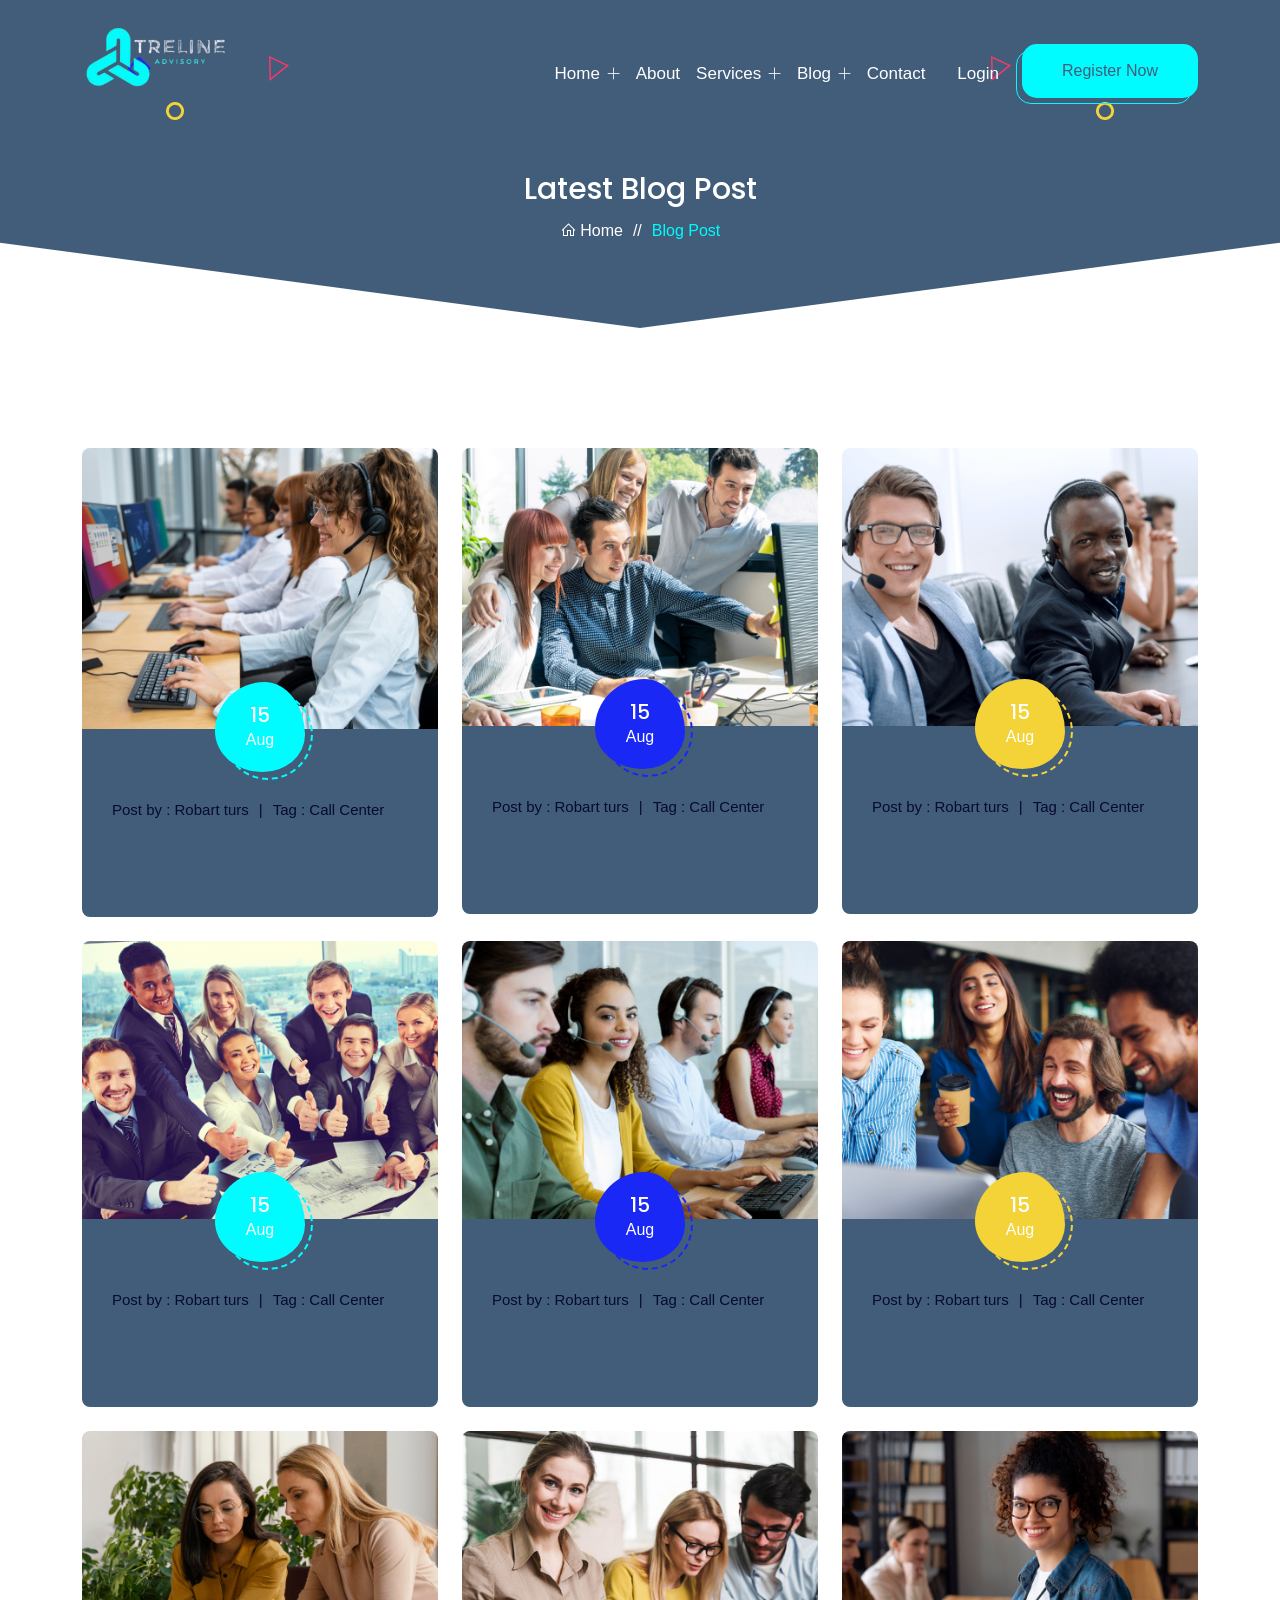
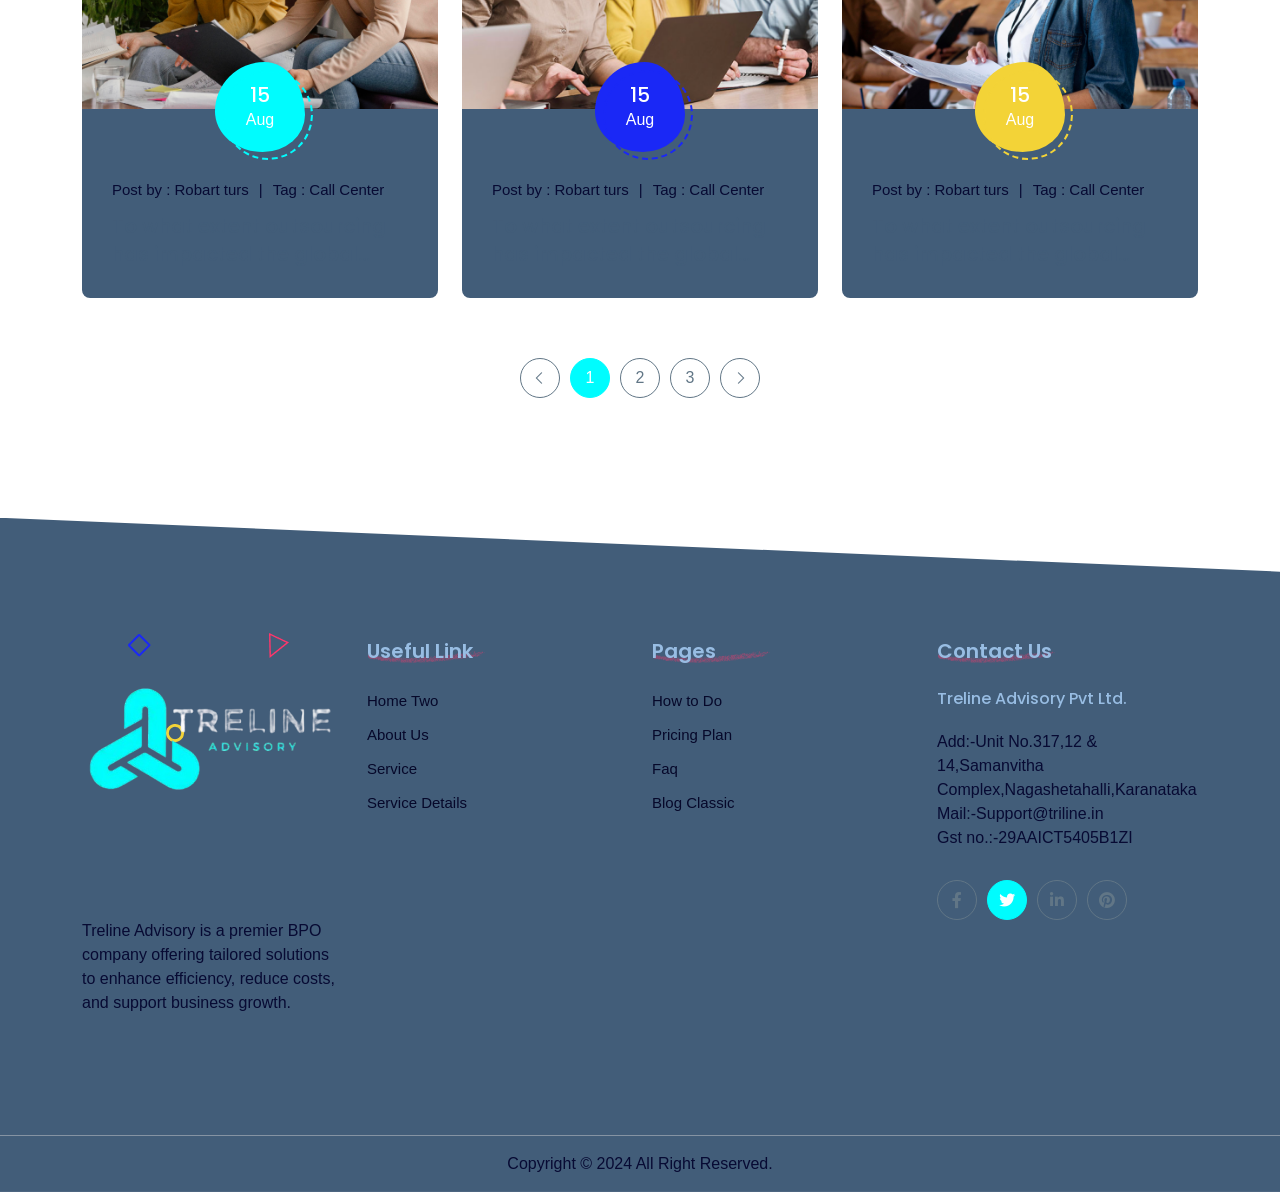
<file: blog.html>
<!DOCTYPE html>
<html lang="en">


<head>
    <meta charset="UTF-8">
    <meta http-equiv="X-UA-Compatible" content="IE=edge">
    <meta name="viewport" content="width=device-width, initial-scale=1.0">
    <!-- Title -->
    <title> Treline Advisory </title>
    <!-- Favicon -->
    <link rel="shortcut icon" href="assets/images/favicon/favicon.png">
    <!-- Bootstrap -->
    <link rel="stylesheet" href="assets/css/bootstrap.min.css">
    <!-- Fontawesome -->
    <link rel="stylesheet" href="assets/css/fontawesome-all.min.css">
    <!-- Line awesome -->
    <link rel="stylesheet" href="assets/css/line-awesome.min.css">
    <!-- Magnific Popup-->
    <link rel="stylesheet" href="assets/css/magnific-popup.css">
    <!-- Slick -->
    <link rel="stylesheet" href="assets/css/slick.css">
    <!-- Slick -->
    <link rel="stylesheet" href="assets/css/flaticon.css">
    <!-- Odometer -->
    <link rel="stylesheet" href="assets/css/odometer.css">
    <!-- Main css -->
    <link rel="stylesheet" href="assets/css/style.css">
</head>
<body>
    
<!--==================== Preloader Start ====================-->
<div class="preloader">
    <div class="loader-p"> </div>
  </div>
<!--==================== Preloader End ====================-->

<!-- ==================== Bottom Header End Here ==================== -->
<header class="header-bottom" id="header">
    <div class="container">
        <nav class="navbar navbar-expand-xl navbar-light">
            <a class="navbar-brand logo" href="index.html"><img src="assets/images/logo/logo.png" alt=""></a>
            <button class="navbar-toggler header-button" type="button" data-bs-toggle="collapse" data-bs-target="#navbarSupportedContent" aria-controls="navbarSupportedContent" aria-expanded="false" aria-label="Toggle navigation">
              <span id="hiddenNav"><i class="las la-bars"></i></span>
            </button>

            <div class="collapse navbar-collapse" id="navbarSupportedContent">
                <ul class="navbar-nav nav-menu ms-auto">
                    <!-- <li class="nav-item">
                        <a class="nav-link active" href="index.html">Home</a>
                      </li>  -->
                    <li class="nav-item dropdown">
                        <a class="nav-link" href="#" role="button" data-bs-toggle="dropdown" aria-expanded="false"> Home <i class="icon-add-1"></i></a>
                        <ul class="dropdown-menu">
                            <li><a class="dropdown-item" href="index.html">Home One</a></li>
                            <li><a class="dropdown-item" href="index-two.html">Home Two </a></li>
                        </ul>
                    </li> 
                    
                    <li class="nav-item">
                        <a class="nav-link" href="about.html">About</a>
                    </li>
                    
                    <li class="nav-item dropdown">
                        <a class="nav-link" href="#" role="button" data-bs-toggle="dropdown" aria-expanded="false"> Services <i class="icon-add-1"></i></a>
                        <ul class="dropdown-menu">
                            <li><a class="dropdown-item" href="services.html">Services</a></li>
                            <li><a class="dropdown-item" href="services-details.html">Services Details </a></li>
                        </ul>
                    </li> 
                    <!-- <li class="nav-item dropdown">
                      <a class="nav-link" href="#" role="button" data-bs-toggle="dropdown" aria-expanded="false"> Pages <i class="icon-add-1"></i></a>
                      <ul class="dropdown-menu">
                          <li><a class="dropdown-item" href="work.html">How We Work </a></li>
                          <li><a class="dropdown-item" href="pricing.html">Pricing</a></li>
                          <li><a class="dropdown-item" href="faq.html">Faq</a></li>
                          <li><a class="dropdown-item" href="error.html">404 </a></li>
                      </ul>
                  </li>  -->
                    <li class="nav-item dropdown">
                        <a class="nav-link" href="#" role="button" data-bs-toggle="dropdown" aria-expanded="false"> Blog <i class="icon-add-1"></i></a>
                        <ul class="dropdown-menu">
                            <li><a class="dropdown-item" href="blog.html">Blog</a></li>
                            <li><a class="dropdown-item" href="blog-classic.html">Blog Classic</a></li>
                            <li><a class="dropdown-item" href="blog-details.html">Blog Details</a></li>
                        </ul>
                    </li> 
                    <li class="nav-item">
                        <a class="nav-link" href="contact.html">Contact</a>
                    </li>
                    <li class="header-login ms-xl-3 mt-xl-0 mt-4 mb-xl-0 mb-3">
                        <ul class="login-items-wrapper d-flex align-items-center">
                            <li class="nav-item">
                                <a class="nav-link" href="login.html">Login</a>
                            </li>
                            <li class="login-items-wrapper__item">
                                <div class="button-wrapper">
                                    <a class="btn--base bg-one" href="registration.html">Register Now</a>
                                </div>
                            </li>
                        </ul>
                    </li>
                </ul>
            </div>
        </nav>
    </div>
</header>
<!-- ==================== Bottom Header End Here ==================== -->

<!-- ==================== Breadcumb Start Here ==================== -->
<section class="breadcumb section-bg py-120">
    <div class="work-shape d-flex justify-content-center">
        <ul class="work-shape__list">
            <li class="work-shape__item"><img src="assets/images/home-01/shape-circle.png" alt=""></li>
            <li class="work-shape__item"><img src="assets/images/home-01/shape-square.png" alt=""></li>
            <li class="work-shape__item"><img src="assets/images/home-01/shape-triangle.png" alt=""></li>

            <li class="work-shape__item"><img src="assets/images/home-01/shape-circle.png" alt=""></li>
            <li class="work-shape__item"><img src="assets/images/home-01/shape-square.png" alt=""></li>
            <li class="work-shape__item"><img src="assets/images/home-01/shape-triangle.png" alt=""></li>
        </ul>
    </div>
    <div class="container">
        <div class="row justify-content-center">
            <div class="col-lg-8">
                <div class="breadcumb__wrapper">
                    <h3 class="breadcumb__title"> Latest Blog Post </h3>
                    <ul class="breadcumb__list">
                        <li class="breadcumb__item"><a href="index.html" class="breadcumb__link"> <i class="las la-home"></i> Home</a> </li>
                        <li class="breadcumb__item"> //</li>
                        <li class="breadcumb__item"> <span class="breadcumb__item-text"> Blog Post </span> </li>
                    </ul>
                </div>
            </div>
        </div>
    </div>
</section>
<!-- ==================== Breadcumb End Here ==================== -->

<!-- ==================== Blog Start Here ==================== -->
<section class="blog py-120">
    <div class="container">
       <div class="row gy-4">
        <div class="col-lg-12">
          <div class="row blog-wrapper gy-4 justify-content-center">
              <div class="col-lg-4 col-md-6">
                  <div class="blog-item">
                      <div class="blog-item__thumb">
                          <a href="blog-details.html"><img src="assets/images/home-01/blog-img-01.png" alt=""></a>
                          <div class="blog-item__date">
                              <h4 class="blog-item__date-time">15</h4>
                              <span class="blog-item__date-month"> Aug</span>
                          </div>
                      </div>
                    <div class="blog-item__content">
                          <ul class="blog-item__list">
                              <li class="blog-item__list-item">Post by : Robart turs</li>
                              <li class="blog-item__list-item">|</li>
                              <li class="blog-item__list-item">Tag : Call Center</li>
                          </ul>
                          <h4 class="blog-item__title"><a href="blog-details.html">Find And Inbound successful call center campaigns in over the world.</a></h4>
                    </div>
                  </div>
              </div>
              <div class="col-lg-4 col-md-6">
                  <div class="blog-item">
                      <div class="blog-item__thumb">
                          <a href="blog-details.html"><img src="assets/images/home-01/blog-img-02.png" alt=""></a>
                          <div class="blog-item__date">
                              <h4 class="blog-item__date-time">15</h4>
                              <span class="blog-item__date-month"> Aug</span>
                          </div>
                      </div>
                    <div class="blog-item__content">
                          <ul class="blog-item__list">
                              <li class="blog-item__list-item">Post by : Robart turs</li>
                              <li class="blog-item__list-item">|</li>
                              <li class="blog-item__list-item">Tag : Call Center</li>
                          </ul>
                          <h4 class="blog-item__title"><a href="blog-details.html">Types of virtual marketing assistants & Their benifits.</a></h4>
                    </div>
                  </div>
              </div>
              <div class="col-lg-4 col-md-6">
                  <div class="blog-item">
                      <div class="blog-item__thumb">
                          <a href="blog-details.html"><img src="assets/images/home-01/blog-img-03.png" alt=""></a>
                          <div class="blog-item__date">
                              <h4 class="blog-item__date-time">15</h4>
                              <span class="blog-item__date-month"> Aug</span>
                          </div>
                      </div>
                    <div class="blog-item__content">
                          <ul class="blog-item__list">
                              <li class="blog-item__list-item">Post by : Robart turs</li>
                              <li class="blog-item__list-item">|</li>
                              <li class="blog-item__list-item">Tag : Call Center</li>
                          </ul>
                          <h4 class="blog-item__title"><a href="blog-details.html">To what extent outsourcing 
                              has impacted the global
                              economy.</a></h4>
                    </div>
                  </div>
              </div>
              <div class="col-lg-4 col-md-6">
                  <div class="blog-item">
                      <div class="blog-item__thumb">
                          <a href="blog-details.html"><img src="assets/images/home-01/blog-img-04.png" alt=""></a>
                          <div class="blog-item__date">
                              <h4 class="blog-item__date-time">15</h4>
                              <span class="blog-item__date-month"> Aug</span>
                          </div>
                      </div>
                    <div class="blog-item__content">
                          <ul class="blog-item__list">
                              <li class="blog-item__list-item">Post by : Robart turs</li>
                              <li class="blog-item__list-item">|</li>
                              <li class="blog-item__list-item">Tag : Call Center</li>
                          </ul>
                          <h4 class="blog-item__title"><a href="blog-details.html">Find And Inbound successful call center campaigns in over the world.</a></h4>
                    </div>
                  </div>
              </div>
              <div class="col-lg-4 col-md-6">
                  <div class="blog-item">
                      <div class="blog-item__thumb">
                          <a href="blog-details.html"><img src="assets/images/home-01/blog-img-05.png" alt=""></a>
                          <div class="blog-item__date">
                              <h4 class="blog-item__date-time">15</h4>
                              <span class="blog-item__date-month"> Aug</span>
                          </div>
                      </div>
                    <div class="blog-item__content">
                          <ul class="blog-item__list">
                              <li class="blog-item__list-item">Post by : Robart turs</li>
                              <li class="blog-item__list-item">|</li>
                              <li class="blog-item__list-item">Tag : Call Center</li>
                          </ul>
                          <h4 class="blog-item__title"><a href="blog-details.html">Types of virtual marketing assistants & Their benifits.</a></h4>
                    </div>
                  </div>
              </div>
              <div class="col-lg-4 col-md-6">
                  <div class="blog-item">
                      <div class="blog-item__thumb">
                          <a href="blog-details.html"><img src="assets/images/home-01/blog-img-06.png" alt=""></a>
                          <div class="blog-item__date">
                              <h4 class="blog-item__date-time">15</h4>
                              <span class="blog-item__date-month"> Aug</span>
                          </div>
                      </div>
                    <div class="blog-item__content">
                          <ul class="blog-item__list">
                              <li class="blog-item__list-item">Post by : Robart turs</li>
                              <li class="blog-item__list-item">|</li>
                              <li class="blog-item__list-item">Tag : Call Center</li>
                          </ul>
                          <h4 class="blog-item__title"><a href="blog-details.html">To what extent outsourcing 
                              has impacted the global
                              economy.</a></h4>
                    </div>
                  </div>
              </div>
              <div class="col-lg-4 col-md-6">
                  <div class="blog-item">
                      <div class="blog-item__thumb">
                          <a href="blog-details.html"><img src="assets/images/home-01/blog-img-07.png" alt=""></a>
                          <div class="blog-item__date">
                              <h4 class="blog-item__date-time">15</h4>
                              <span class="blog-item__date-month"> Aug</span>
                          </div>
                      </div>
                    <div class="blog-item__content">
                          <ul class="blog-item__list">
                              <li class="blog-item__list-item">Post by : Robart turs</li>
                              <li class="blog-item__list-item">|</li>
                              <li class="blog-item__list-item">Tag : Call Center</li>
                          </ul>
                          <h4 class="blog-item__title"><a href="blog-details.html">To what extent outsourcing 
                              has impacted the global
                              economy.</a></h4>
                    </div>
                  </div>
              </div>
              <div class="col-lg-4 col-md-6">
                  <div class="blog-item">
                      <div class="blog-item__thumb">
                          <a href="blog-details.html"><img src="assets/images/home-01/blog-img-08.png" alt=""></a>
                          <div class="blog-item__date">
                              <h4 class="blog-item__date-time">15</h4>
                              <span class="blog-item__date-month"> Aug</span>
                          </div>
                      </div>
                    <div class="blog-item__content">
                          <ul class="blog-item__list">
                              <li class="blog-item__list-item">Post by : Robart turs</li>
                              <li class="blog-item__list-item">|</li>
                              <li class="blog-item__list-item">Tag : Call Center</li>
                          </ul>
                          <h4 class="blog-item__title"><a href="blog-details.html">To what extent outsourcing 
                              has impacted the global
                              economy.</a></h4>
                    </div>
                  </div>
              </div>
              <div class="col-lg-4 col-md-6">
                  <div class="blog-item">
                      <div class="blog-item__thumb">
                          <a href="blog-details.html"><img src="assets/images/home-01/blog-img-09.png" alt=""></a>
                          <div class="blog-item__date">
                              <h4 class="blog-item__date-time">15</h4>
                              <span class="blog-item__date-month"> Aug</span>
                          </div>
                      </div>
                    <div class="blog-item__content">
                          <ul class="blog-item__list">
                              <li class="blog-item__list-item">Post by : Robart turs</li>
                              <li class="blog-item__list-item">|</li>
                              <li class="blog-item__list-item">Tag : Call Center</li>
                          </ul>
                          <h4 class="blog-item__title"><a href="blog-details.html">To what extent outsourcing 
                              has impacted the global
                              economy.</a></h4>
                    </div>
                  </div>
              </div>
            </div>
            <nav aria-label="Page navigation example">
                <ul class="pagination">
                  <li class="page-item"><a class="page-link" href="#"><i class="las la-angle-left"></i></a></li>
                  <li class="page-item"><a class="page-link active" href="#">1</a></li>
                  <li class="page-item"><a class="page-link" href="#">2</a></li>
                  <li class="page-item"><a class="page-link" href="#">3</a></li>
                  <li class="page-item"><a class="page-link" href="#"><i class="las la-angle-right"></i></a></li>
                </ul>
              </nav>
          </div>
       </div>
    </div>
</section>
<!-- ==================== Blog End Here ==================== -->

<!-- ==================== Footer Start Here ==================== -->
<footer class="footer-area section-bg-two">
    <ul class="work-shape__list">
        <li class="work-shape__item"><img src="assets/images/home-01/shape-circle.png" alt=""></li>
        <li class="work-shape__item"><img src="assets/images/home-01/shape-square.png" alt=""></li>
        <li class="work-shape__item"><img src="assets/images/home-01/shape-triangle.png" alt=""></li>
    </ul>
  <div class="container footer-top py-120">
      <div class="row justify-content-center gy-5">
          <div class="col-xl-3 col-sm-6">
              <div class="footer-item">
                  <div class="footer-item__logo">
                      <a href="index.html"> <img src="assets/images/logo/logo-footer.png" alt=""></a>
                  </div>
                  <p class="footer-item__desc">Treline Advisory is a premier BPO company offering tailored solutions to enhance efficiency, reduce costs, and support business growth.</p>
              </div>
          </div>
          <div class="col-xl-3 col-sm-6">
              <div class="footer-item">
                  <h5 class="footer-item__title bg-img bg-img__contain" style="background-image: url(assets/images/home-01/footer-title-bg.png);">Useful Link</h5>
                  <ul class="footer-menu">
                      <li class="footer-menu__item"><a href="index-two.html" class="footer-menu__link">Home Two</a></li>
                      <li class="footer-menu__item"><a href="about.html" class="footer-menu__link">About Us</a></li>
                      <li class="footer-menu__item"><a href="services.html" class="footer-menu__link">Service</a></li>
                      <li class="footer-menu__item"><a href="services-details.html" class="footer-menu__link">Service Details</a></li>
                  </ul>
              </div>
          </div>
          <div class="col-xl-3 col-sm-6">
              <div class="footer-item">
                  <h5 class="footer-item__title bg-img bg-img__contain" style="background-image: url(assets/images/home-01/footer-title-bg.png);">Pages</h5>
                  <ul class="footer-menu">
                      <li class="footer-menu__item"><a href="work.html" class="footer-menu__link">How to Do </a></li>
                      <li class="footer-menu__item"><a href="pricing.html" class="footer-menu__link">Pricing Plan </a></li>
                      <li class="footer-menu__item"><a href="faq.html" class="footer-menu__link">Faq</a></li>
                      <li class="footer-menu__item"><a href="blog-classic.html" class="footer-menu__link">Blog Classic </a></li>
                  </ul>
              </div>
          </div>
          <div class="col-xl-3 col-sm-6">
              <div class="footer-item">
                  <h5 class="footer-item__title bg-img bg-img__contain" style="background-image: url(assets/images/home-01/footer-title-bg.png);">Contact Us</h5>
                  <h6>Treline Advisory Pvt Ltd.</h6>
                  <p class="footer-item__desc">Add:-Unit No.317,12 & 14,Samanvitha Complex,Nagashetahalli,Karanataka</p>
                  <P class="footer-item__desc">Mail:-Support@triline.in</P>
                  <p  class="footer-item__desc">Gst no.:-29AAICT5405B1ZI</p>
                  <ul class="social-list">
                    <li class="social-list__item"><a href="www.facebook.html" class="social-list__link"><i class="fab fa-facebook-f"></i></a> </li>
                    <li class="social-list__item"><a href="www.twitter.html" class="social-list__link active"> <i class="fab fa-twitter"></i></a></li>
                    <li class="social-list__item"><a href="www.linkedin.html" class="social-list__link"> <i class="fab fa-linkedin-in"></i></a></li>
                    <li class="social-list__item"><a href="www.pinterest.html" class="social-list__link"> <i class="fab fa-pinterest"></i></a></li>
                </ul>
              </div>
          </div>
      </div>
  </div>
  <!-- bottom Footer -->
  <div class="bottom-footer section-bg-two py-3">
    <div class="container">
        <div class="row gy-3">
            <div class="col-md-12 text-center">
                <p class="bottom-footer-text"> Copyright © 2024 All Right Reserved.</p>
            </div>
        </div>
    </div>
  </div>
</footer>
<!-- ==================== Footer End Here ==================== -->

<!-- ==================== Scroll to Top End Here ==================== -->
<a class="scroll-top"><i class="fas fa-angle-double-up"></i></a>
<!-- ==================== Scroll to Top End Here ==================== -->


<!-- Jquery js -->
<script src="assets/js/jquery-3.6.0.min.js"></script>
<!-- Popper js -->
<script src="assets/js/popper.min.js"></script>
<!-- Bootstrap js -->
<script src="assets/js/bootstrap.min.js"></script>
<!-- Magnific Popup -->
<script src="assets/js/magnific-popup.min.js"></script>
<!-- Slick js -->
<script src="assets/js/slick.min.js"></script>
<!-- Odometer js -->
<script src="assets/js/odometer.min.js"></script>
<!-- Viewport js -->
<script src="assets/js/viewport.jquery.js"></script>
<!-- Main js -->
<script src="assets/js/main.js"></script>

</body>


</html>
</file>
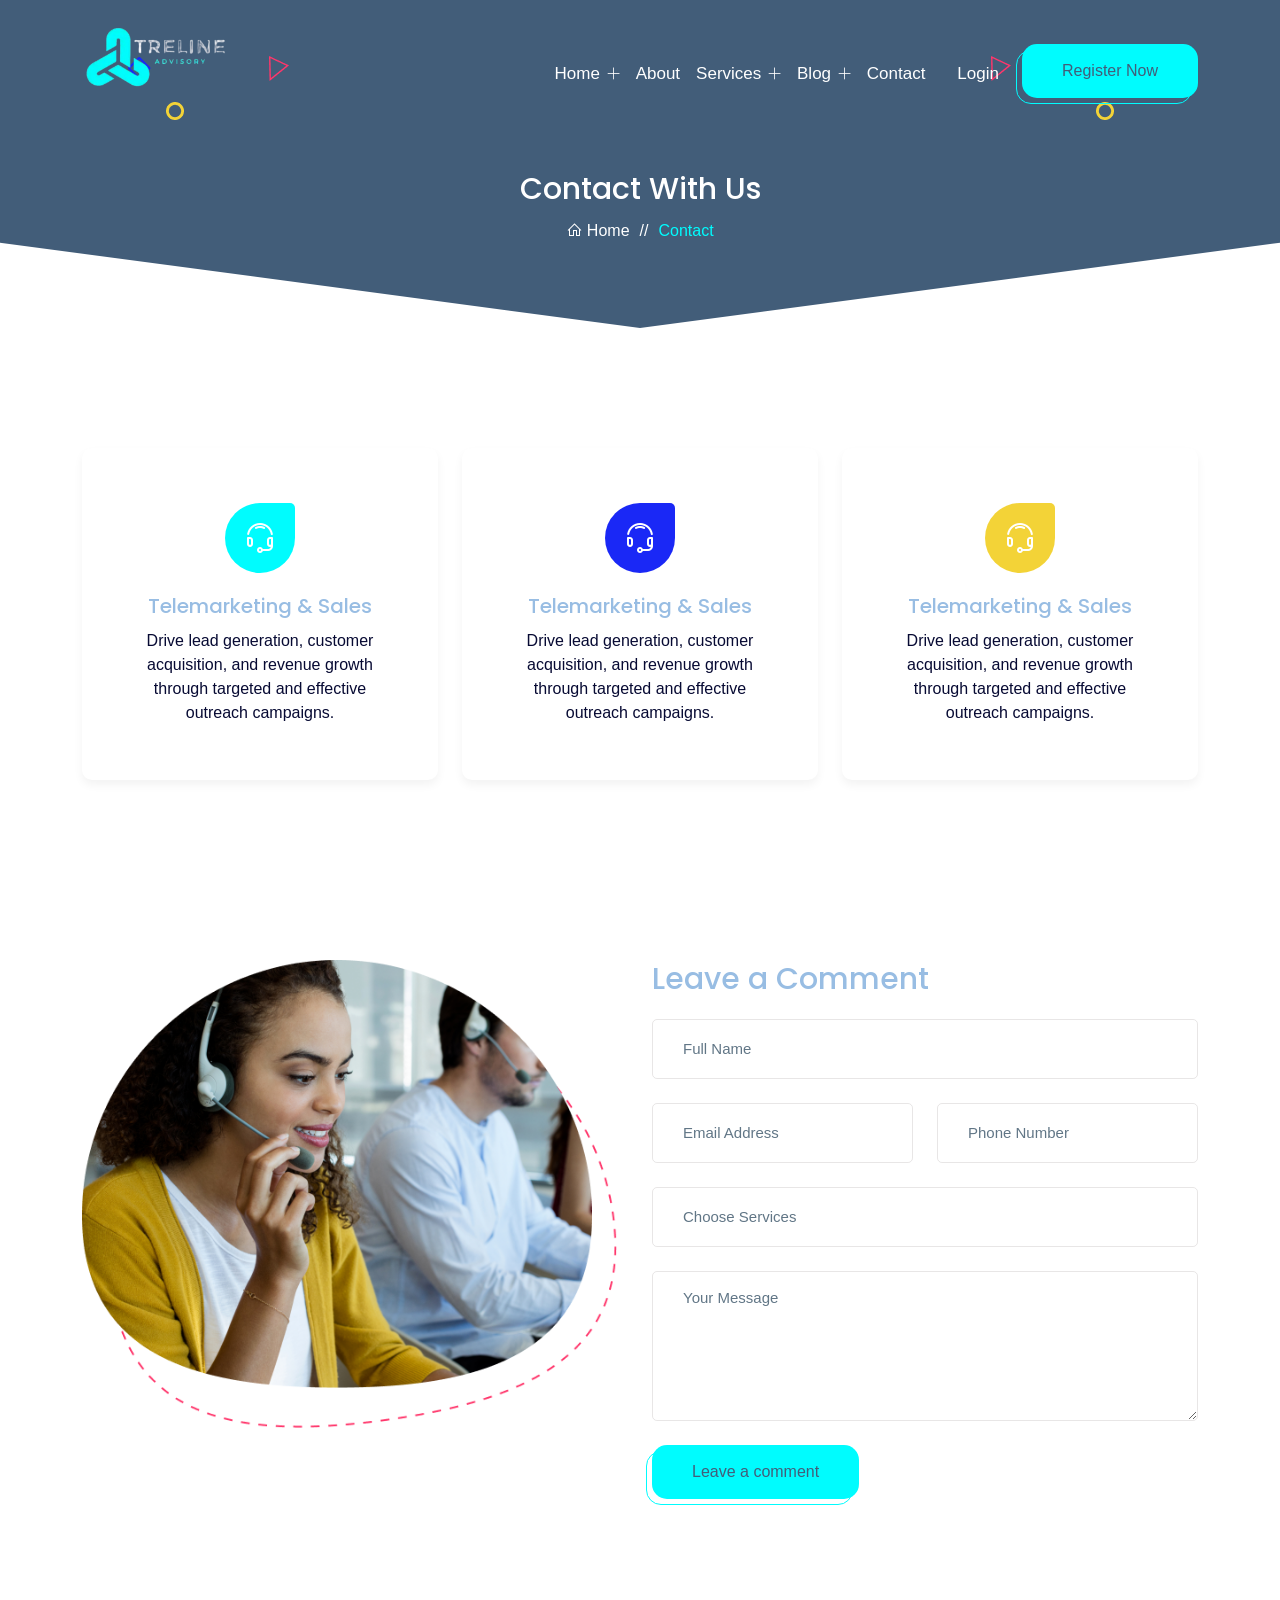
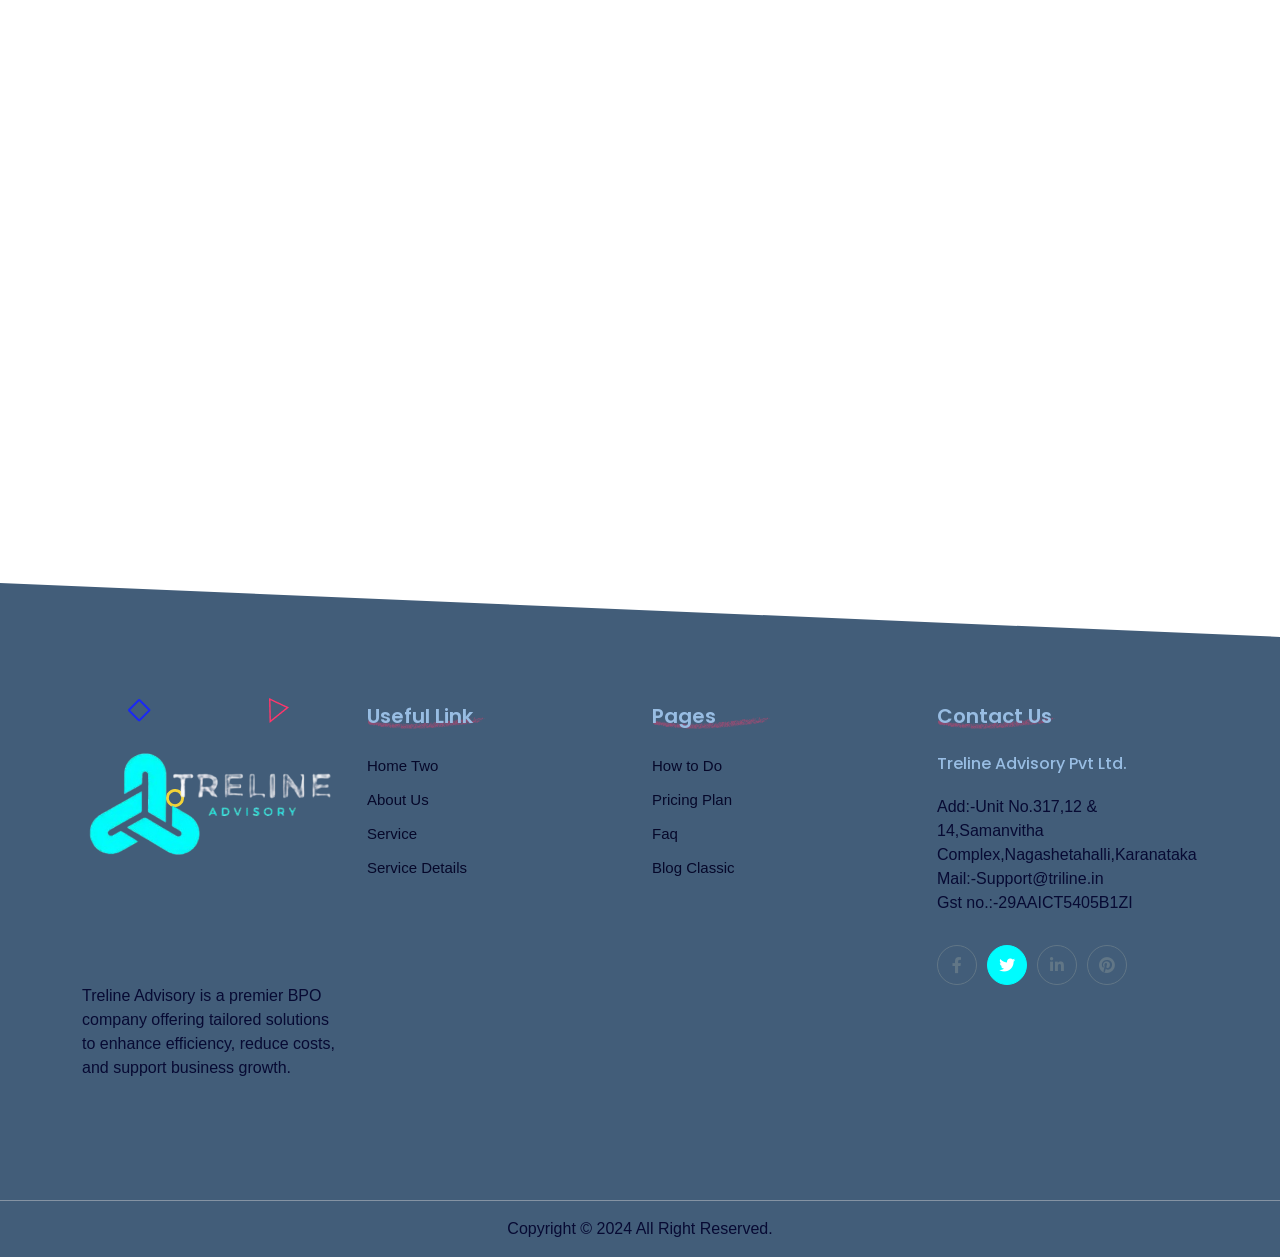
<file: contact.html>
<!DOCTYPE html>
<html lang="en">


<head>
    <meta charset="UTF-8">
    <meta http-equiv="X-UA-Compatible" content="IE=edge">
    <meta name="viewport" content="width=device-width, initial-scale=1.0">
    <!-- Title -->
    <title> Treline Advisory </title>
    <!-- Favicon -->
    <link rel="shortcut icon" href="assets/images/favicon/favicon.png">
    <!-- Bootstrap -->
    <link rel="stylesheet" href="assets/css/bootstrap.min.css">
    <!-- Fontawesome -->
    <link rel="stylesheet" href="assets/css/fontawesome-all.min.css">
    <!-- Line awesome -->
    <link rel="stylesheet" href="assets/css/line-awesome.min.css">
    <!-- Magnific Popup-->
    <link rel="stylesheet" href="assets/css/magnific-popup.css">
    <!-- Slick -->
    <link rel="stylesheet" href="assets/css/slick.css">
    <!-- Slick -->
    <link rel="stylesheet" href="assets/css/flaticon.css">
    <!-- Odometer -->
    <link rel="stylesheet" href="assets/css/odometer.css">
    <!-- Main css -->
    <link rel="stylesheet" href="assets/css/style.css">
</head>
<body>
    
<!--==================== Preloader Start ====================-->
<div class="preloader">
    <div class="loader-p"> </div>
  </div>
<!--==================== Preloader End ====================-->

<!-- ==================== Bottom Header End Here ==================== -->
<header class="header-bottom" id="header">
    <div class="container">
        <nav class="navbar navbar-expand-xl navbar-light">
            <a class="navbar-brand logo" href="index.html"><img src="assets/images/logo/logo.png" alt=""></a>
            <button class="navbar-toggler header-button" type="button" data-bs-toggle="collapse" data-bs-target="#navbarSupportedContent" aria-controls="navbarSupportedContent" aria-expanded="false" aria-label="Toggle navigation">
              <span id="hiddenNav"><i class="las la-bars"></i></span>
            </button>

            <div class="collapse navbar-collapse" id="navbarSupportedContent">
                <ul class="navbar-nav nav-menu ms-auto">
                    <!-- <li class="nav-item">
                        <a class="nav-link active" href="index.html">Home</a>
                      </li>  -->
    
                    <li class="nav-item dropdown">
                        <a class="nav-link" href="#" role="button" data-bs-toggle="dropdown" aria-expanded="false"> Home <i class="icon-add-1"></i></a>
                        <ul class="dropdown-menu">
                            <li><a class="dropdown-item" href="index.html">Home One</a></li>
                            <li><a class="dropdown-item" href="index-two.html">Home Two </a></li>
                        </ul>
                    </li> 
                    
                    <li class="nav-item">
                        <a class="nav-link" href="about.html">About</a>
                    </li>
                    
                    <li class="nav-item dropdown">
                        <a class="nav-link" href="#" role="button" data-bs-toggle="dropdown" aria-expanded="false"> Services <i class="icon-add-1"></i></a>
                        <ul class="dropdown-menu">
                            <li><a class="dropdown-item" href="services.html">Services</a></li>
                            <li><a class="dropdown-item" href="services-details.html">Services Details </a></li>
                        </ul>
                    </li> 
                    <!-- <li class="nav-item dropdown">
                      <a class="nav-link" href="#" role="button" data-bs-toggle="dropdown" aria-expanded="false"> Pages <i class="icon-add-1"></i></a>
                      <ul class="dropdown-menu">
                          <li><a class="dropdown-item" href="work.html">How We Work </a></li>
                          <li><a class="dropdown-item" href="pricing.html">Pricing</a></li>
                          <li><a class="dropdown-item" href="faq.html">Faq</a></li>
                          <li><a class="dropdown-item" href="error.html">404 </a></li>
                      </ul>
                  </li>  -->
                    <li class="nav-item dropdown">
                        <a class="nav-link" href="#" role="button" data-bs-toggle="dropdown" aria-expanded="false"> Blog <i class="icon-add-1"></i></a>
                        <ul class="dropdown-menu">
                            <li><a class="dropdown-item" href="blog.html">Blog</a></li>
                            <li><a class="dropdown-item" href="blog-classic.html">Blog Classic</a></li>
                            <li><a class="dropdown-item" href="blog-details.html">Blog Details</a></li>
                        </ul>
                    </li> 
                    <li class="nav-item">
                        <a class="nav-link" href="contact.html">Contact</a>
                    </li>
                    <li class="header-login ms-xl-3 mt-xl-0 mt-4 mb-xl-0 mb-3">
                        <ul class="login-items-wrapper d-flex align-items-center">
                            <li class="nav-item">
                                <a class="nav-link" href="login.html">Login</a>
                            </li>
                            <li class="login-items-wrapper__item">
                                <div class="button-wrapper">
                                    <a class="btn--base bg-one" href="registration.html">Register Now</a>
                                </div>
                            </li>
                        </ul>
                    </li>
                </ul>
            </div>
        </nav>
    </div>
</header>
<!-- ==================== Bottom Header End Here ==================== -->

<!-- ==================== Breadcumb Start Here ==================== -->
<section class="breadcumb section-bg py-120">
    <div class="work-shape d-flex justify-content-center">
        <ul class="work-shape__list">
            <li class="work-shape__item"><img src="assets/images/home-01/shape-circle.png" alt=""></li>
            <li class="work-shape__item"><img src="assets/images/home-01/shape-square.png" alt=""></li>
            <li class="work-shape__item"><img src="assets/images/home-01/shape-triangle.png" alt=""></li>

            <li class="work-shape__item"><img src="assets/images/home-01/shape-circle.png" alt=""></li>
            <li class="work-shape__item"><img src="assets/images/home-01/shape-square.png" alt=""></li>
            <li class="work-shape__item"><img src="assets/images/home-01/shape-triangle.png" alt=""></li>
        </ul>
    </div>
    <div class="container">
        <div class="row justify-content-center">
            <div class="col-lg-8">
                <div class="breadcumb__wrapper">
                    <h3 class="breadcumb__title">Contact With Us</h3>
                    <ul class="breadcumb__list">
                        <li class="breadcumb__item"><a href="index.html" class="breadcumb__link"> <i class="las la-home"></i> Home</a> </li>
                        <li class="breadcumb__item"> //</li>
                        <li class="breadcumb__item"> <span class="breadcumb__item-text">Contact</span> </li>
                    </ul>
                </div>
            </div>
        </div>
    </div>
</section>
<!-- ==================== Breadcumb End Here ==================== -->

<!-- ==================== Contact Cards Start Here ==================== -->
<section class="contact-cards pt-120 pb-60">
    <div class="container">
        <div class="row gy-4 service-item-wrapper">
            <div class="col-lg-4 col-md-6">
                <div class="service-two-item text-center">
                    <div class="service-two-item__icon m-auto">
                       <span class="icon-headphones"></span>
                    </div>
                    <h4 class="service-two-item__title">Telemarketing &amp; Sales</h4>
                    <p class="service-two-item__desc">Drive lead generation, customer acquisition, and revenue growth through targeted and effective outreach campaigns. </p>
                </div>
            </div>
            <div class="col-lg-4 col-md-6">
                <div class="service-two-item text-center">
                    <div class="service-two-item__icon m-auto">
                       <span class="icon-headphones"></span>
                    </div>
                    <h4 class="service-two-item__title">Telemarketing &amp; Sales</h4>
                    <p class="service-two-item__desc">Drive lead generation, customer acquisition, and revenue growth through targeted and effective outreach campaigns.</p>
                </div>
            </div>
            <div class="col-lg-4 col-md-6">
                <div class="service-two-item text-center">
                    <div class="service-two-item__icon m-auto">
                       <span class="icon-headphones"></span>
                    </div>
                    <h4 class="service-two-item__title">Telemarketing &amp; Sales</h4>
                    <p class="service-two-item__desc">Drive lead generation, customer acquisition, and revenue growth through targeted and effective outreach campaigns. </p>
                </div>
            </div>
        </div>
    </div>
</section>
<!-- ==================== Contact Cards End Here ==================== -->

<!-- ==================== Contact Form Start Here ==================== -->
<section class="contact-form-wrapper pt-120 pb-120">
    <div class="container">
        <div class="row gy-4 flex-wrap-reverse">
            <div class="col-lg-6 pe-lg-5">
                <div class="contact-content">
                    <div class="contact-content__thumb">
                        <img src="assets/images/home-01/contact-img.png" alt="">
                    </div>
                    <img src="assets/images/home-01/contact-border.png" alt="" class="contact-content__border">
                </div>
            </div>
            <div class="col-lg-6">
                <div class="contact-form p-0">
                    <h3 class="contact__title"> Leave a Comment  </h3>
                    <form action="#" autocomplete="off">
                        <div class="row gy-md-4 gy-3">
                            <div class="col-sm-12">
                                <input type="text" class="form-control form--control border-two" placeholder="Full Name">
                            </div>
                            <div class="col-sm-6">
                                <input type="email" class="form-control form--control border-two" placeholder="Email Address">
                            </div>
                            <div class="col-sm-6">
                                <input type="tel" class="form-control form--control border-two" placeholder="Phone Number">
                            </div>
                            <div class="col-sm-12">
                                <input type="text" class="form-control form--control border-two" placeholder="Choose Services">
                            </div>
                            <div class="col-sm-12">
                                <textarea class="form-control form--control border-two" placeholder="Your Message"></textarea>
                            </div>
                            <div class="col-sm-12">
                                <div class="button-wrapper">
                                    <button class="btn--base bg-one">Leave a comment</button>
                                </div>
                            </div>
                        </div>
                    </form>
                </div>
            </div>
        </div>
    </div>
</section>
<!-- ==================== Contact Form End Here ==================== -->

<!-- ==================== Contact Map Start Here ==================== -->
<div class="contact-map">
    <iframe src="https://www.google.com/maps/embed?pb=!1m18!1m12!1m3!1d3124.7430050321495!2d55.2726657264657!3d25.19714204170306!2m3!1f0!2f0!3f0!3m2!1i1024!2i768!4f13.1!3m3!1m2!1s0x3e5f43348a67e24b%3A0xff45e502e1ceb7e2!2sBurj%20Khalifa!5e0!3m2!1sen!2sbd!4v1657194310570!5m2!1sen!2sbd" allowfullscreen="" loading="lazy" referrerpolicy="no-referrer-when-downgrade"></iframe>
</div>
<!-- ==================== Contact Map End Here ==================== -->
 
<!-- ==================== Footer Start Here ==================== -->
<footer class="footer-area section-bg-two">
    <ul class="work-shape__list">
        <li class="work-shape__item"><img src="assets/images/home-01/shape-circle.png" alt=""></li>
        <li class="work-shape__item"><img src="assets/images/home-01/shape-square.png" alt=""></li>
        <li class="work-shape__item"><img src="assets/images/home-01/shape-triangle.png" alt=""></li>
    </ul>
  <div class="container footer-top py-120">
      <div class="row justify-content-center gy-5">
          <div class="col-xl-3 col-sm-6">
              <div class="footer-item">
                  <div class="footer-item__logo">
                      <a href="index.html"> <img src="assets/images/logo/logo-footer.png" alt=""></a>
                  </div>
                  <p class="footer-item__desc">Treline Advisory is a premier BPO company offering tailored solutions to enhance efficiency, reduce costs, and support business growth.</p>
              </div>
          </div>
          <div class="col-xl-3 col-sm-6">
              <div class="footer-item">
                  <h5 class="footer-item__title bg-img bg-img__contain" style="background-image: url(assets/images/home-01/footer-title-bg.png);">Useful Link</h5>
                  <ul class="footer-menu">
                      <li class="footer-menu__item"><a href="index-two.html" class="footer-menu__link">Home Two</a></li>
                      <li class="footer-menu__item"><a href="about.html" class="footer-menu__link">About Us</a></li>
                      <li class="footer-menu__item"><a href="services.html" class="footer-menu__link">Service</a></li>
                      <li class="footer-menu__item"><a href="services-details.html" class="footer-menu__link">Service Details</a></li>
                  </ul>
              </div>
          </div>
          <div class="col-xl-3 col-sm-6">
              <div class="footer-item">
                  <h5 class="footer-item__title bg-img bg-img__contain" style="background-image: url(assets/images/home-01/footer-title-bg.png);">Pages</h5>
                  <ul class="footer-menu">
                      <li class="footer-menu__item"><a href="work.html" class="footer-menu__link">How to Do </a></li>
                      <li class="footer-menu__item"><a href="pricing.html" class="footer-menu__link">Pricing Plan </a></li>
                      <li class="footer-menu__item"><a href="faq.html" class="footer-menu__link">Faq</a></li>
                      <li class="footer-menu__item"><a href="blog-classic.html" class="footer-menu__link">Blog Classic </a></li>
                  </ul>
              </div>
          </div>
          <div class="col-xl-3 col-sm-6">
              <div class="footer-item">
                  <h5 class="footer-item__title bg-img bg-img__contain" style="background-image: url(assets/images/home-01/footer-title-bg.png);">Contact Us</h5>
                  <h6>Treline Advisory Pvt Ltd.</h6>
                  <p class="footer-item__desc">Add:-Unit No.317,12 & 14,Samanvitha Complex,Nagashetahalli,Karanataka</p>
                  <P class="footer-item__desc">Mail:-Support@triline.in</P>
                  <p  class="footer-item__desc">Gst no.:-29AAICT5405B1ZI</p>
                  <ul class="social-list">
                    <li class="social-list__item"><a href="www.facebook.html" class="social-list__link"><i class="fab fa-facebook-f"></i></a> </li>
                    <li class="social-list__item"><a href="www.twitter.html" class="social-list__link active"> <i class="fab fa-twitter"></i></a></li>
                    <li class="social-list__item"><a href="www.linkedin.html" class="social-list__link"> <i class="fab fa-linkedin-in"></i></a></li>
                    <li class="social-list__item"><a href="www.pinterest.html" class="social-list__link"> <i class="fab fa-pinterest"></i></a></li>
                </ul>
              </div>
          </div>
      </div>
  </div>
  <!-- bottom Footer -->
  <div class="bottom-footer section-bg-two py-3">
    <div class="container">
        <div class="row gy-3">
            <div class="col-md-12 text-center">
                <p class="bottom-footer-text"> Copyright © 2024 All Right Reserved.</p>
            </div>
        </div>
    </div>
  </div>
</footer>
<!-- ==================== Footer End Here ==================== -->

<!-- ==================== Scroll to Top End Here ==================== -->
<a class="scroll-top"><i class="fas fa-angle-double-up"></i></a>
<!-- ==================== Scroll to Top End Here ==================== -->


<!-- Jquery js -->
<script src="assets/js/jquery-3.6.0.min.js"></script>
<!-- Popper js -->
<script src="assets/js/popper.min.js"></script>
<!-- Bootstrap js -->
<script src="assets/js/bootstrap.min.js"></script>
<!-- Magnific Popup -->
<script src="assets/js/magnific-popup.min.js"></script>
<!-- Slick js -->
<script src="assets/js/slick.min.js"></script>
<!-- Odometer js -->
<script src="assets/js/odometer.min.js"></script>
<!-- Viewport js -->
<script src="assets/js/viewport.jquery.js"></script>
<!-- Main js -->
<script src="assets/js/main.js"></script>

</body>


</html>
</file>
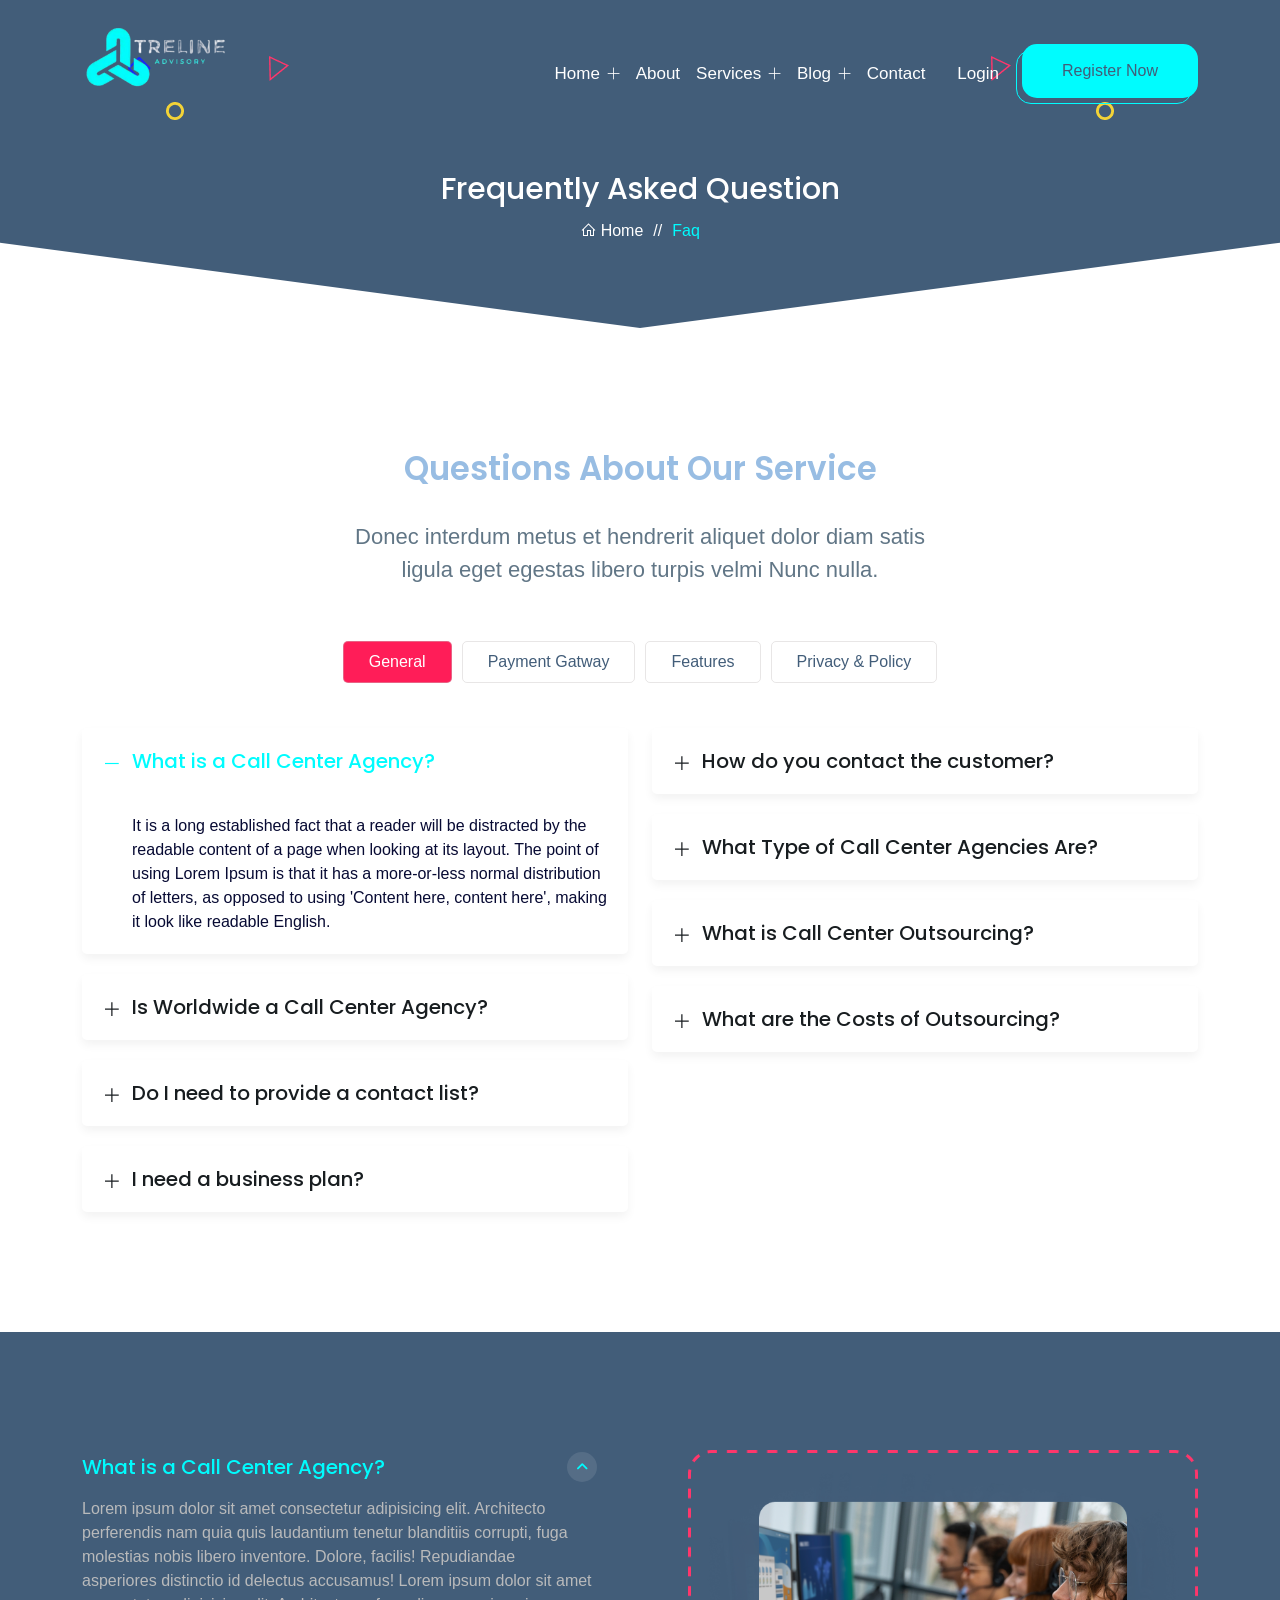
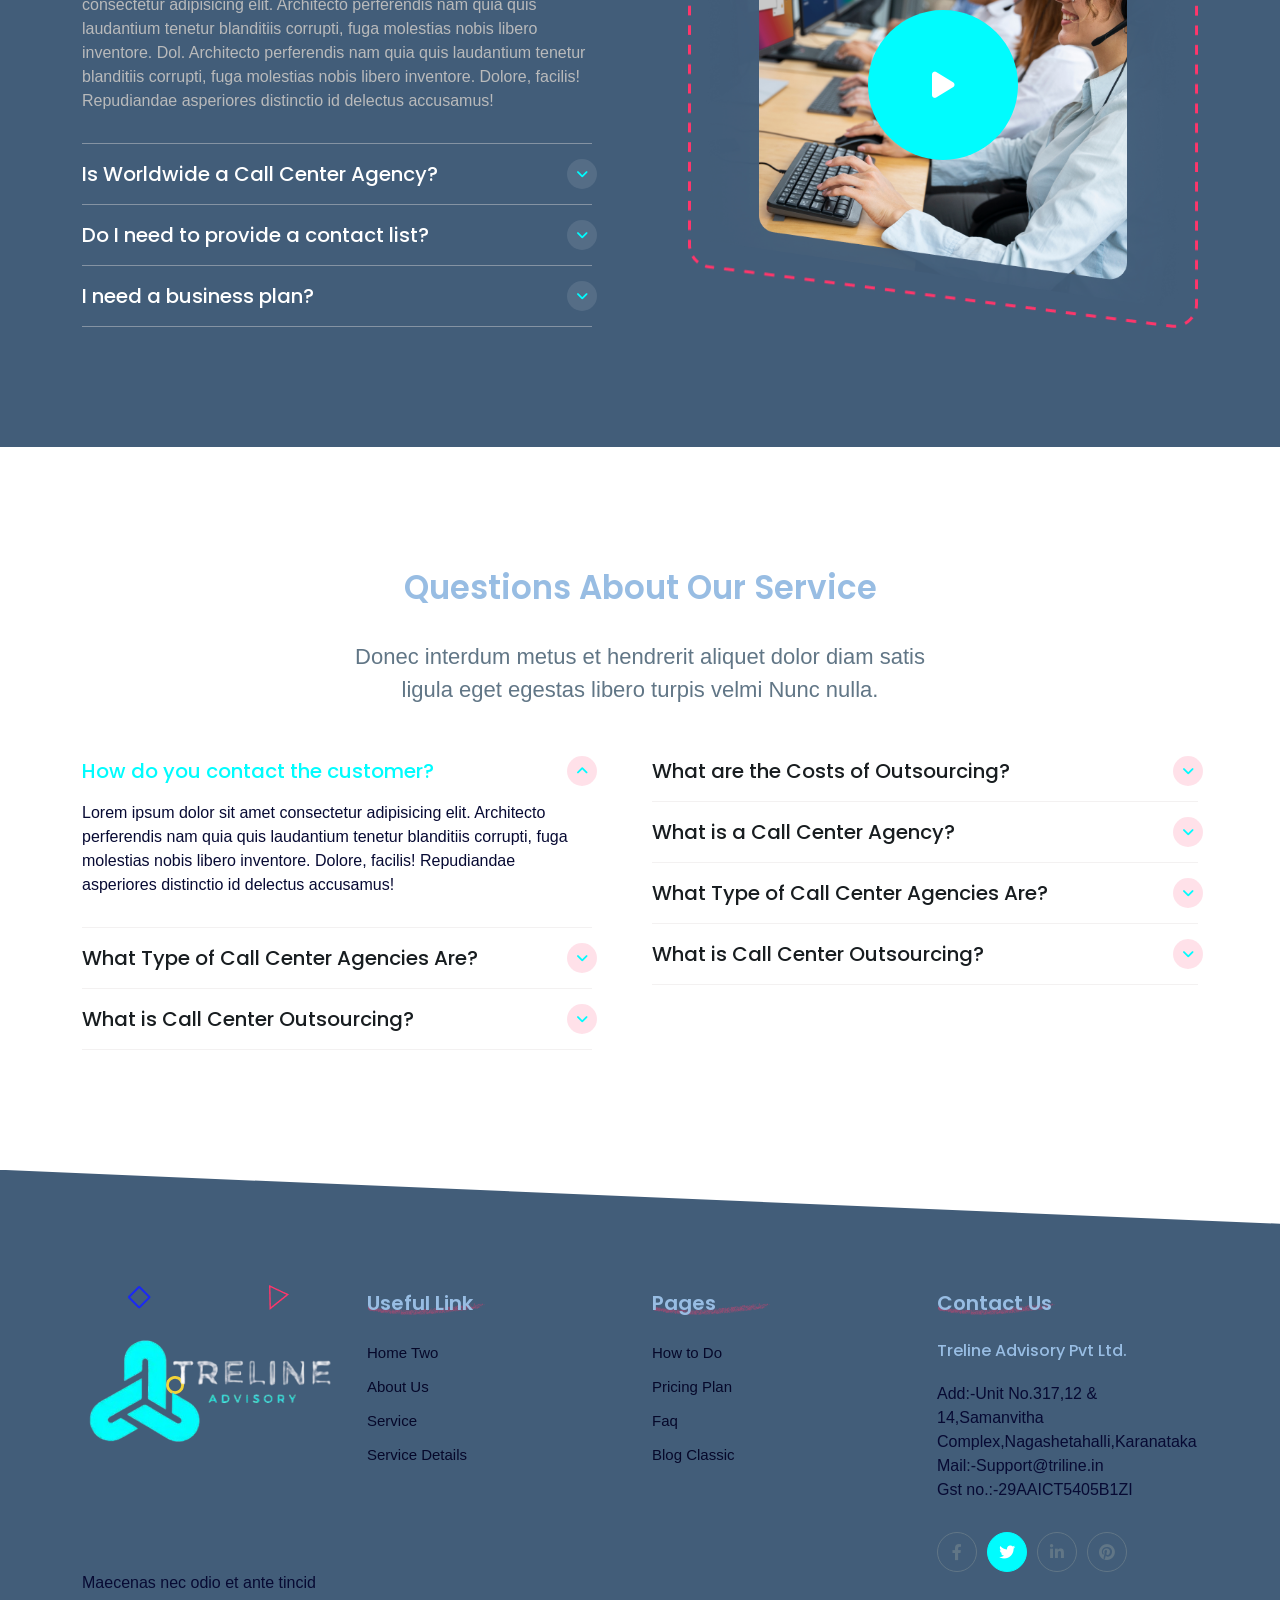
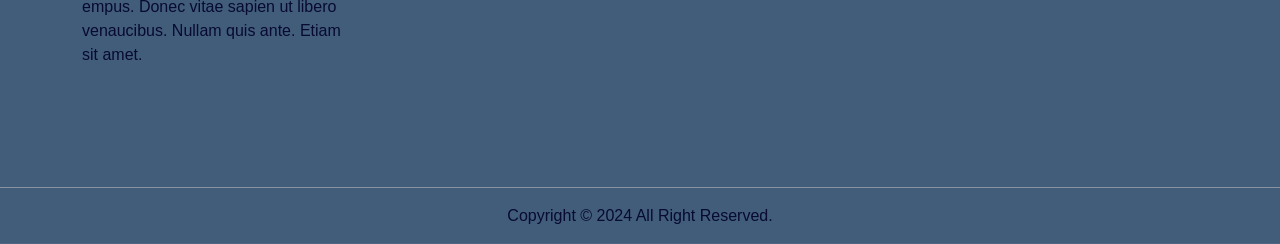
<file: faq.html>
<!DOCTYPE html>
<html lang="en">


<head>
    <meta charset="UTF-8">
    <meta http-equiv="X-UA-Compatible" content="IE=edge">
    <meta name="viewport" content="width=device-width, initial-scale=1.0">
    <!-- Title -->
    <title> Treline Advisory </title>
    <!-- Favicon -->
    <link rel="shortcut icon" href="assets/images/favicon/favicon.png">
    <!-- Bootstrap -->
    <link rel="stylesheet" href="assets/css/bootstrap.min.css">
    <!-- Fontawesome -->
    <link rel="stylesheet" href="assets/css/fontawesome-all.min.css">
    <!-- Line awesome -->
    <link rel="stylesheet" href="assets/css/line-awesome.min.css">
    <!-- Magnific Popup-->
    <link rel="stylesheet" href="assets/css/magnific-popup.css">
    <!-- Slick -->
    <link rel="stylesheet" href="assets/css/slick.css">
    <!-- Slick -->
    <link rel="stylesheet" href="assets/css/flaticon.css">
    <!-- Odometer -->
    <link rel="stylesheet" href="assets/css/odometer.css">
    <!-- Main css -->
    <link rel="stylesheet" href="assets/css/style.css">
</head>
<body>
    
<!--==================== Preloader Start ====================-->
<div class="preloader">
  <div class="loader-p"> </div>
</div>
<!--==================== Preloader End ====================-->

<!-- ==================== Bottom Header End Here ==================== -->
<header class="header-bottom" id="header">
    <div class="container">
        <nav class="navbar navbar-expand-xl navbar-light">
            <a class="navbar-brand logo" href="index.html"><img src="assets/images/logo/logo.png" alt=""></a>
            <button class="navbar-toggler header-button" type="button" data-bs-toggle="collapse" data-bs-target="#navbarSupportedContent" aria-controls="navbarSupportedContent" aria-expanded="false" aria-label="Toggle navigation">
              <span id="hiddenNav"><i class="las la-bars"></i></span>
            </button>

            <div class="collapse navbar-collapse" id="navbarSupportedContent">
                <ul class="navbar-nav nav-menu ms-auto">
                  <!-- <li class="nav-item">
                    <a class="nav-link active" href="index.html">Home</a>
                  </li>  -->
                    <li class="nav-item dropdown">
                        <a class="nav-link" href="#" role="button" data-bs-toggle="dropdown" aria-expanded="false"> Home <i class="icon-add-1"></i></a>
                        <ul class="dropdown-menu">
                            <li><a class="dropdown-item" href="index.html">Home One</a></li>
                            <li><a class="dropdown-item" href="index-two.html">Home Two </a></li>
                        </ul>
                    </li> 
                    
                    <li class="nav-item">
                        <a class="nav-link" href="about.html">About</a>
                    </li>
                    
                    <li class="nav-item dropdown">
                        <a class="nav-link" href="#" role="button" data-bs-toggle="dropdown" aria-expanded="false"> Services <i class="icon-add-1"></i></a>
                        <ul class="dropdown-menu">
                            <li><a class="dropdown-item" href="services.html">Services</a></li>
                            <li><a class="dropdown-item" href="services-details.html">Services Details </a></li>
                        </ul>
                    </li> 
                    <!-- <li class="nav-item dropdown">
                      <a class="nav-link" href="#" role="button" data-bs-toggle="dropdown" aria-expanded="false"> Pages <i class="icon-add-1"></i></a>
                      <ul class="dropdown-menu">
                          <li><a class="dropdown-item" href="work.html">How We Work </a></li>
                          <li><a class="dropdown-item" href="pricing.html">Pricing</a></li>
                          <li><a class="dropdown-item" href="faq.html">Faq</a></li>
                          <li><a class="dropdown-item" href="error.html">404 </a></li>
                      </ul>
                  </li>  -->
                    <li class="nav-item dropdown">
                        <a class="nav-link" href="#" role="button" data-bs-toggle="dropdown" aria-expanded="false"> Blog <i class="icon-add-1"></i></a>
                        <ul class="dropdown-menu">
                            <li><a class="dropdown-item" href="blog.html">Blog</a></li>
                            <li><a class="dropdown-item" href="blog-classic.html">Blog Classic</a></li>
                            <li><a class="dropdown-item" href="blog-details.html">Blog Details</a></li>
                        </ul>
                    </li> 
                    <li class="nav-item">
                        <a class="nav-link" href="contact.html">Contact</a>
                    </li>
                    <li class="header-login ms-xl-3 mt-xl-0 mt-4 mb-xl-0 mb-3">
                        <ul class="login-items-wrapper d-flex align-items-center">
                            <li class="nav-item">
                                <a class="nav-link" href="login.html">Login</a>
                            </li>
                            <li class="login-items-wrapper__item">
                                <div class="button-wrapper">
                                    <a class="btn--base bg-one" href="registration.html">Register Now</a>
                                </div>
                            </li>
                        </ul>
                    </li>
                </ul>
            </div>
        </nav>
    </div>
</header>
<!-- ==================== Bottom Header End Here ==================== -->

<!-- ==================== Breadcumb Start Here ==================== -->
<section class="breadcumb section-bg py-120">
    <div class="work-shape d-flex justify-content-center">
        <ul class="work-shape__list">
            <li class="work-shape__item"><img src="assets/images/home-01/shape-circle.png" alt=""></li>
            <li class="work-shape__item"><img src="assets/images/home-01/shape-square.png" alt=""></li>
            <li class="work-shape__item"><img src="assets/images/home-01/shape-triangle.png" alt=""></li>

            <li class="work-shape__item"><img src="assets/images/home-01/shape-circle.png" alt=""></li>
            <li class="work-shape__item"><img src="assets/images/home-01/shape-square.png" alt=""></li>
            <li class="work-shape__item"><img src="assets/images/home-01/shape-triangle.png" alt=""></li>
        </ul>
    </div>
    <div class="container">
        <div class="row justify-content-center">
            <div class="col-lg-8">
                <div class="breadcumb__wrapper">
                    <h3 class="breadcumb__title"> Frequently Asked Question </h3>
                    <ul class="breadcumb__list">
                        <li class="breadcumb__item"><a href="index.html" class="breadcumb__link"> <i class="las la-home"></i> Home</a> </li>
                        <li class="breadcumb__item"> //</li>
                        <li class="breadcumb__item"> <span class="breadcumb__item-text"> Faq </span> </li>
                    </ul>
                </div>
            </div>
        </div>
    </div>
</section>
<!-- ==================== Breadcumb End Here ==================== -->

<!-- ==================== Faq 1 Service Start Here ==================== -->
<section class="about-service py-120 ">
    <div class="container">
        <div class="row">
            <div class="col-lg-12">
                <div class="section-heading">
                    <h2 class="section-heading__title">Questions About Our Service</h2>
                    <p class="section-heading__subtitle">Donec interdum metus et hendrerit aliquet dolor diam satis ligula eget egestas libero turpis velmi Nunc nulla.</p>
                </div>
            </div>
        </div>
        <div class="row">
            <div class="col-lg-12">
                <ul class="nav nav-pills custom--tab" id="pills-tab" role="tablist">
                    <li class="nav-item" role="presentation">
                      <button class="nav-link active" id="pills-general-tab" data-bs-toggle="pill" data-bs-target="#general" type="button" role="tab">General</button>
                    </li>
                    <li class="nav-item" role="presentation">
                      <button class="nav-link" id="pills-payment-tab" data-bs-toggle="pill" data-bs-target="#payment" type="button" role="tab" >Payment Gatway</button>
                    </li>
                    <li class="nav-item" role="presentation">
                      <button class="nav-link" id="pills-features-tab" data-bs-toggle="pill" data-bs-target="#features" type="button" role="tab" >Features</button>
                    </li>
                    <li class="nav-item" role="presentation">
                      <button class="nav-link" id="pills-privacy-tab" data-bs-toggle="pill" data-bs-target="#privacy" type="button" role="tab" >Privacy & Policy</button>
                    </li>
                  </ul>

                  <div class="tab-content" id="pills-tabContent">
                      <!-- Tab Buttons -->
                        <div class="tab-pane fade show active" id="general" role="tabpanel" aria-labelledby="pills-general-tab">
                            <!-- Accordion Start -->
                            <div class="accordion custom--accordion" id="accordionExample">
                                <div class="row gy-4">
                                    <div class="col-lg-6">
                                        <div class="accordion-item">
                                            <h2 class="accordion-header" id="headingOne">
                                              <button class="accordion-button" type="button" data-bs-toggle="collapse" data-bs-target="#collapseOne" aria-expanded="true" aria-controls="collapseOne">
                                               What is a Call Center Agency?
                                              </button>
                                            </h2>
                                            <div id="collapseOne" class="accordion-collapse collapse show" aria-labelledby="headingOne" data-bs-parent="#accordionExample">
                                              <div class="accordion-body">
                                                It is a long established fact that a reader will be distracted by the readable content of a page when looking at its layout. The point of using Lorem Ipsum is that it has a more-or-less normal distribution of letters, as opposed to using 'Content here, content here', making it look like readable English.
                                              </div>
                                            </div>
                                          </div>
                                          <div class="accordion-item">
                                            <h2 class="accordion-header" id="headingTwo">
                                              <button class="accordion-button collapsed" type="button" data-bs-toggle="collapse" data-bs-target="#collapseTwo" aria-expanded="false" aria-controls="collapseTwo">
                                                Is Worldwide a Call Center Agency?
                                              </button>
                                            </h2>
                                            <div id="collapseTwo" class="accordion-collapse collapse" aria-labelledby="headingTwo" data-bs-parent="#accordionExample">
                                              <div class="accordion-body">
                                                It is a long established fact that a reader will be distracted by the readable content of a page when looking at its layout. The point of using Lorem Ipsum is that it has a more-or-less normal distribution of letters, as opposed to using 'Content here, content here', making it look like readable English.
                                              </div>
                                            </div>
                                          </div>
                                          <div class="accordion-item">
                                            <h2 class="accordion-header" id="headingThree">
                                              <button class="accordion-button collapsed" type="button" data-bs-toggle="collapse" data-bs-target="#collapseThree" aria-expanded="false" aria-controls="collapseThree">
                                               Do I need to provide a contact list?
                                              </button>
                                            </h2>
                                            <div id="collapseThree" class="accordion-collapse collapse" aria-labelledby="headingThree" data-bs-parent="#accordionExample">
                                              <div class="accordion-body">
                                                It is a long established fact that a reader will be distracted by the readable content of a page when looking at its layout. The point of using Lorem Ipsum is that it has a more-or-less normal distribution of letters, as opposed to using 'Content here, content here', making it look like readable English.
                                              </div>
                                            </div>
                                          </div>
                                          <div class="accordion-item">
                                            <h2 class="accordion-header" id="headingFour">
                                              <button class="accordion-button collapsed" type="button" data-bs-toggle="collapse" data-bs-target="#collapseFour" aria-expanded="false" aria-controls="collapseFour">
                                                I need a business plan?
                                              </button>
                                            </h2>
                                            <div id="collapseFour" class="accordion-collapse collapse" aria-labelledby="headingFour" data-bs-parent="#accordionExample">
                                              <div class="accordion-body">
                                                It is a long established fact that a reader will be distracted by the readable content of a page when looking at its layout. The point of using Lorem Ipsum is that it has a more-or-less normal distribution of letters, as opposed to using 'Content here, content here', making it look like readable English.
                                              </div>
                                            </div>
                                          </div>
                                    </div>
                                    <div class="col-lg-6">
                                        <div class="accordion-item">
                                            <h2 class="accordion-header" id="headingFive">
                                              <button class="accordion-button collapsed" type="button" data-bs-toggle="collapse" data-bs-target="#collapseFive" aria-expanded="false" aria-controls="collapseFive">
                                               How do you contact the customer?
                                              </button>
                                            </h2>
                                            <div id="collapseFive" class="accordion-collapse collapse" aria-labelledby="headingFive" data-bs-parent="#accordionExample">
                                              <div class="accordion-body">
                                                It is a long established fact that a reader will be distracted by the readable content of a page when looking at its layout. The point of using Lorem Ipsum is that it has a more-or-less normal distribution of letters, as opposed to using 'Content here, content here', making it look like readable English.
                                              </div>
                                            </div>
                                          </div>
                                          <div class="accordion-item">
                                            <h2 class="accordion-header" id="headingSix">
                                              <button class="accordion-button collapsed" type="button" data-bs-toggle="collapse" data-bs-target="#collapseSix" aria-expanded="false" aria-controls="collapseSix">
                                               What Type of Call Center Agencies Are?
                                              </button>
                                            </h2>
                                            <div id="collapseSix" class="accordion-collapse collapse" aria-labelledby="headingSix" data-bs-parent="#accordionExample">
                                              <div class="accordion-body">
                                                It is a long established fact that a reader will be distracted by the readable content of a page when looking at its layout. The point of using Lorem Ipsum is that it has a more-or-less normal distribution of letters, as opposed to using 'Content here, content here', making it look like readable English.
                                              </div>
                                            </div>
                                          </div>
                                          <div class="accordion-item">
                                            <h2 class="accordion-header" id="headingSeven">
                                              <button class="accordion-button collapsed" type="button" data-bs-toggle="collapse" data-bs-target="#collapseSeven" aria-expanded="false" aria-controls="collapseSeven">
                                              What is Call Center Outsourcing?
                                              </button>
                                            </h2>
                                            <div id="collapseSeven" class="accordion-collapse collapse" aria-labelledby="headingSeven" data-bs-parent="#accordionExample">
                                              <div class="accordion-body">
                                                It is a long established fact that a reader will be distracted by the readable content of a page when looking at its layout. The point of using Lorem Ipsum is that it has a more-or-less normal distribution of letters, as opposed to using 'Content here, content here', making it look like readable English.
                                              </div>
                                            </div>
                                          </div>
                                          <div class="accordion-item">
                                            <h2 class="accordion-header" id="headingEight">
                                              <button class="accordion-button collapsed" type="button" data-bs-toggle="collapse" data-bs-target="#collapseEight" aria-expanded="false" aria-controls="collapseEight">
                                                What are the Costs of Outsourcing?
                                              </button>
                                            </h2>
                                            <div id="collapseEight" class="accordion-collapse collapse" aria-labelledby="headingEight" data-bs-parent="#accordionExample">
                                              <div class="accordion-body">
                                                It is a long established fact that a reader will be distracted by the readable content of a page when looking at its layout. The point of using Lorem Ipsum is that it has a more-or-less normal distribution of letters, as opposed to using 'Content here, content here', making it look like readable English.
                                              </div>
                                            </div>
                                          </div>
                                    </div>
                                </div>
                                
                                

                              </div>
                        </div>
                            <!-- Accordion End -->

                        <div class="tab-pane fade" id="payment" role="tabpanel" aria-labelledby="pills-payment-tab">
                            <div class="accordion custom--accordion" id="accordionExample2">
                                <div class="row gy-4">
                                    <div class="col-lg-6">
                                        <div class="accordion-item">
                                            <h2 class="accordion-header" id="headingnine">
                                              <button class="accordion-button" type="button" data-bs-toggle="collapse" data-bs-target="#collapsenine" aria-expanded="true" aria-controls="collapsenine">
                                                What is a Call Center Agency?
                                              </button>
                                            </h2>
                                            <div id="collapsenine" class="accordion-collapse collapse show" aria-labelledby="headingnine" data-bs-parent="#accordionExample2">
                                              <div class="accordion-body">
                                                It is a long established fact that a reader will be distracted by the readable content of a page when looking at its layout. The point of using Lorem Ipsum is that it has a more-or-less normal distribution of letters, as opposed to using 'Content here, content here', making it look like readable English.
                                              </div>
                                            </div>
                                          </div>
                                          <div class="accordion-item">
                                            <h2 class="accordion-header" id="headingten">
                                              <button class="accordion-button collapsed" type="button" data-bs-toggle="collapse" data-bs-target="#collapseten" aria-expanded="false" aria-controls="collapseten">
                                                Is Worldwide a Call Center Agency?
                                              </button>
                                            </h2>
                                            <div id="collapseten" class="accordion-collapse collapse" aria-labelledby="headingten" data-bs-parent="#accordionExample2">
                                              <div class="accordion-body">
                                                It is a long established fact that a reader will be distracted by the readable content of a page when looking at its layout. The point of using Lorem Ipsum is that it has a more-or-less normal distribution of letters, as opposed to using 'Content here, content here', making it look like readable English.
                                              </div>
                                            </div>
                                          </div>
                                          <div class="accordion-item">
                                            <h2 class="accordion-header" id="headingeleven">
                                              <button class="accordion-button collapsed" type="button" data-bs-toggle="collapse" data-bs-target="#collapseeleven" aria-expanded="false" aria-controls="collapseeleven">
                                               Do I need to provide a contact list?
                                              </button>
                                            </h2>
                                            <div id="collapseeleven" class="accordion-collapse collapse" aria-labelledby="headingeleven" data-bs-parent="#accordionExample2">
                                              <div class="accordion-body">
                                                It is a long established fact that a reader will be distracted by the readable content of a page when looking at its layout. The point of using Lorem Ipsum is that it has a more-or-less normal distribution of letters, as opposed to using 'Content here, content here', making it look like readable English.
                                              </div>
                                            </div>
                                          </div>
                                          <div class="accordion-item">
                                            <h2 class="accordion-header" id="headingtwelve">
                                              <button class="accordion-button collapsed" type="button" data-bs-toggle="collapse" data-bs-target="#collapsetwelve" aria-expanded="false" aria-controls="collapsetwelve">
                                               I need a business plan?
                                              </button>
                                            </h2>
                                            <div id="collapsetwelve" class="accordion-collapse collapse" aria-labelledby="headingtwelve" data-bs-parent="#accordionExample2">
                                              <div class="accordion-body">
                                                It is a long established fact that a reader will be distracted by the readable content of a page when looking at its layout. The point of using Lorem Ipsum is that it has a more-or-less normal distribution of letters, as opposed to using 'Content here, content here', making it look like readable English.
                                              </div>
                                            </div>
                                          </div>
                                    </div>
                                    <div class="col-lg-6">
                                        <div class="accordion-item">
                                            <h2 class="accordion-header" id="headingthirteen">
                                              <button class="accordion-button collapsed" type="button" data-bs-toggle="collapse" data-bs-target="#collapsethirteen" aria-expanded="false" aria-controls="collapsethirteen">
                                               How do you contact the customer?
                                              </button>
                                            </h2>
                                            <div id="collapsethirteen" class="accordion-collapse collapse" aria-labelledby="headingthirteen" data-bs-parent="#accordionExample2">
                                              <div class="accordion-body">
                                                It is a long established fact that a reader will be distracted by the readable content of a page when looking at its layout. The point of using Lorem Ipsum is that it has a more-or-less normal distribution of letters, as opposed to using 'Content here, content here', making it look like readable English.
                                              </div>
                                            </div>
                                          </div>
                                          <div class="accordion-item">
                                            <h2 class="accordion-header" id="headingfourteen">
                                              <button class="accordion-button collapsed" type="button" data-bs-toggle="collapse" data-bs-target="#collapsefourteen" aria-expanded="false" aria-controls="collapsefourteen">
                                                What Type of Call Center Agencies Are?
                                              </button>
                                            </h2>
                                            <div id="collapsefourteen" class="accordion-collapse collapse" aria-labelledby="headingfourteen" data-bs-parent="#accordionExample2">
                                              <div class="accordion-body">
                                                It is a long established fact that a reader will be distracted by the readable content of a page when looking at its layout. The point of using Lorem Ipsum is that it has a more-or-less normal distribution of letters, as opposed to using 'Content here, content here', making it look like readable English.
                                              </div>
                                            </div>
                                          </div>
                                          <div class="accordion-item">
                                            <h2 class="accordion-header" id="headingfifteen">
                                              <button class="accordion-button collapsed" type="button" data-bs-toggle="collapse" data-bs-target="#collapsefifteen" aria-expanded="false" aria-controls="collapsefifteen">
                                               What is Call Center Outsourcing?
                                              </button>
                                            </h2>
                                            <div id="collapsefifteen" class="accordion-collapse collapse" aria-labelledby="headingfifteen" data-bs-parent="#accordionExample2">
                                              <div class="accordion-body">
                                                It is a long established fact that a reader will be distracted by the readable content of a page when looking at its layout. The point of using Lorem Ipsum is that it has a more-or-less normal distribution of letters, as opposed to using 'Content here, content here', making it look like readable English.
                                              </div>
                                            </div>
                                          </div>
                                          <div class="accordion-item">
                                            <h2 class="accordion-header" id="headingsixteen">
                                              <button class="accordion-button collapsed" type="button" data-bs-toggle="collapse" data-bs-target="#collapsesixteen" aria-expanded="false" aria-controls="collapsesixteen">
                                                What are the Costs of Outsourcing?
                                              </button>
                                            </h2>
                                            <div id="collapsesixteen" class="accordion-collapse collapse" aria-labelledby="headingsixteen" data-bs-parent="#accordionExample2">
                                              <div class="accordion-body">
                                                It is a long established fact that a reader will be distracted by the readable content of a page when looking at its layout. The point of using Lorem Ipsum is that it has a more-or-less normal distribution of letters, as opposed to using 'Content here, content here', making it look like readable English.
                                              </div>
                                            </div>
                                          </div>
                                    </div>
                                </div>
                              </div>
                        </div>

                        <div class="tab-pane fade" id="features" role="tabpanel" aria-labelledby="pills-features-tab">
                            <div class="accordion custom--accordion" id="accordionExample3">
                                <div class="row gy-4">
                                    <div class="col-lg-6">
                                        <div class="accordion-item">
                                            <h2 class="accordion-header" id="headingOne1">
                                              <button class="accordion-button" type="button" data-bs-toggle="collapse" data-bs-target="#collapseOne1" aria-expanded="true" aria-controls="collapseOne1">
                                               What is a Call Center Agency?
                                              </button>
                                            </h2>
                                            <div id="collapseOne1" class="accordion-collapse collapse show" aria-labelledby="headingOne1" data-bs-parent="#accordionExample3">
                                              <div class="accordion-body">
                                                It is a long established fact that a reader will be distracted by the readable content of a page when looking at its layout. The point of using Lorem Ipsum is that it has a more-or-less normal distribution of letters, as opposed to using 'Content here, content here', making it look like readable English.
                                              </div>
                                            </div>
                                          </div>
                                          <div class="accordion-item">
                                            <h2 class="accordion-header" id="headingTwo2">
                                              <button class="accordion-button collapsed" type="button" data-bs-toggle="collapse" data-bs-target="#collapseTwo2" aria-expanded="false" aria-controls="collapseTwo2">
                                               Is Worldwide a Call Center Agency?
                                              </button>
                                            </h2>
                                            <div id="collapseTwo2" class="accordion-collapse collapse" aria-labelledby="headingTwo2" data-bs-parent="#accordionExample3">
                                              <div class="accordion-body">
                                                It is a long established fact that a reader will be distracted by the readable content of a page when looking at its layout. The point of using Lorem Ipsum is that it has a more-or-less normal distribution of letters, as opposed to using 'Content here, content here', making it look like readable English.
                                              </div>
                                            </div>
                                          </div>
                                          <div class="accordion-item">
                                            <h2 class="accordion-header" id="headingThree3">
                                              <button class="accordion-button collapsed" type="button" data-bs-toggle="collapse" data-bs-target="#collapseThree3" aria-expanded="false" aria-controls="collapseThree3">
                                               Do I need to provide a contact list?
                                              </button>
                                            </h2>
                                            <div id="collapseThree3" class="accordion-collapse collapse" aria-labelledby="headingThree3" data-bs-parent="#accordionExample3">
                                              <div class="accordion-body">
                                                It is a long established fact that a reader will be distracted by the readable content of a page when looking at its layout. The point of using Lorem Ipsum is that it has a more-or-less normal distribution of letters, as opposed to using 'Content here, content here', making it look like readable English.
                                              </div>
                                            </div>
                                          </div>
                                          <div class="accordion-item">
                                            <h2 class="accordion-header" id="headingFour4">
                                              <button class="accordion-button collapsed" type="button" data-bs-toggle="collapse" data-bs-target="#collapseFour4" aria-expanded="false" aria-controls="collapseFour4">
                                                I need a business plan?
                                              </button>
                                            </h2>
                                            <div id="collapseFour4" class="accordion-collapse collapse" aria-labelledby="headingFour4" data-bs-parent="#accordionExample3">
                                              <div class="accordion-body">
                                                It is a long established fact that a reader will be distracted by the readable content of a page when looking at its layout. The point of using Lorem Ipsum is that it has a more-or-less normal distribution of letters, as opposed to using 'Content here, content here', making it look like readable English.
                                              </div>
                                            </div>
                                          </div>
                                    </div>
                                    <div class="col-lg-6">
                                        <div class="accordion-item">
                                            <h2 class="accordion-header" id="headingFive5">
                                              <button class="accordion-button collapsed" type="button" data-bs-toggle="collapse" data-bs-target="#collapseFive5" aria-expanded="false" aria-controls="collapseFive5">
                                               How do you contact the customer?
                                              </button>
                                            </h2>
                                            <div id="collapseFive5" class="accordion-collapse collapse" aria-labelledby="headingFive5" data-bs-parent="#accordionExample3">
                                              <div class="accordion-body">
                                                It is a long established fact that a reader will be distracted by the readable content of a page when looking at its layout. The point of using Lorem Ipsum is that it has a more-or-less normal distribution of letters, as opposed to using 'Content here, content here', making it look like readable English.
                                              </div>
                                            </div>
                                          </div>
                                          <div class="accordion-item">
                                            <h2 class="accordion-header" id="headingSix6">
                                              <button class="accordion-button collapsed" type="button" data-bs-toggle="collapse" data-bs-target="#collapseSix6" aria-expanded="false" aria-controls="collapseSix6">
                                                What Type of Call Center Agencies Are?
                                              </button>
                                            </h2>
                                            <div id="collapseSix6" class="accordion-collapse collapse" aria-labelledby="headingSix6" data-bs-parent="#accordionExample3">
                                              <div class="accordion-body">
                                                It is a long established fact that a reader will be distracted by the readable content of a page when looking at its layout. The point of using Lorem Ipsum is that it has a more-or-less normal distribution of letters, as opposed to using 'Content here, content here', making it look like readable English.
                                              </div>
                                            </div>
                                          </div>
                                          <div class="accordion-item">
                                            <h2 class="accordion-header" id="headingSeven7">
                                              <button class="accordion-button collapsed" type="button" data-bs-toggle="collapse" data-bs-target="#collapseSeven7" aria-expanded="false" aria-controls="collapseSeven7">
                                               What is Call Center Outsourcing?
                                              </button>
                                            </h2>
                                            <div id="collapseSeven7" class="accordion-collapse collapse" aria-labelledby="headingSeven7" data-bs-parent="#accordionExample3">
                                              <div class="accordion-body">
                                                It is a long established fact that a reader will be distracted by the readable content of a page when looking at its layout. The point of using Lorem Ipsum is that it has a more-or-less normal distribution of letters, as opposed to using 'Content here, content here', making it look like readable English.
                                              </div>
                                            </div>
                                          </div>
                                          <div class="accordion-item">
                                            <h2 class="accordion-header" id="headingEight8">
                                              <button class="accordion-button collapsed" type="button" data-bs-toggle="collapse" data-bs-target="#collapseEight8" aria-expanded="false" aria-controls="collapseEight8">
                                                What are the Costs of Outsourcing?
                                              </button>
                                            </h2>
                                            <div id="collapseEight8" class="accordion-collapse collapse" aria-labelledby="headingEight8" data-bs-parent="#accordionExample3">
                                              <div class="accordion-body">
                                                It is a long established fact that a reader will be distracted by the readable content of a page when looking at its layout. The point of using Lorem Ipsum is that it has a more-or-less normal distribution of letters, as opposed to using 'Content here, content here', making it look like readable English.
                                              </div>
                                            </div>
                                          </div>
                                    </div>
                                </div>
                              </div>
                        </div>

                        <div class="tab-pane fade" id="privacy" role="tabpanel" aria-labelledby="pills-privacy-tab">
                            <div class="accordion custom--accordion" id="accordionExample4">
                                <div class="row gy-4">
                                    <div class="col-lg-6">
                                        <div class="accordion-item">
                                            <h2 class="accordion-header" id="headingnine1">
                                              <button class="accordion-button" type="button" data-bs-toggle="collapse" data-bs-target="#collapsenine1" aria-expanded="true" aria-controls="collapsenine1">
                                                What is a Call Center Agency?
                                              </button>
                                            </h2>
                                            <div id="collapsenine1" class="accordion-collapse collapse show" aria-labelledby="headingnine1" data-bs-parent="#accordionExample4">
                                              <div class="accordion-body">
                                                It is a long established fact that a reader will be distracted by the readable content of a page when looking at its layout. The point of using Lorem Ipsum is that it has a more-or-less normal distribution of letters, as opposed to using 'Content here, content here', making it look like readable English.
                                              </div>
                                            </div>
                                          </div>
                                          <div class="accordion-item">
                                            <h2 class="accordion-header" id="headingten2">
                                              <button class="accordion-button collapsed" type="button" data-bs-toggle="collapse" data-bs-target="#collapseten2" aria-expanded="false" aria-controls="collapseten2">
                                                Is Worldwide a Call Center Agency?
                                              </button>
                                            </h2>
                                            <div id="collapseten2" class="accordion-collapse collapse" aria-labelledby="headingten2" data-bs-parent="#accordionExample4">
                                              <div class="accordion-body">
                                                It is a long established fact that a reader will be distracted by the readable content of a page when looking at its layout. The point of using Lorem Ipsum is that it has a more-or-less normal distribution of letters, as opposed to using 'Content here, content here', making it look like readable English.
                                              </div>
                                            </div>
                                          </div>
                                          <div class="accordion-item">
                                            <h2 class="accordion-header" id="headingeleven3">
                                              <button class="accordion-button collapsed" type="button" data-bs-toggle="collapse" data-bs-target="#collapseeleven3" aria-expanded="false" aria-controls="collapseeleven3">
                                                Do I need to provide a contact list?
                                              </button>
                                            </h2>
                                            <div id="collapseeleven3" class="accordion-collapse collapse" aria-labelledby="headingeleven3" data-bs-parent="#accordionExample4">
                                              <div class="accordion-body">
                                                It is a long established fact that a reader will be distracted by the readable content of a page when looking at its layout. The point of using Lorem Ipsum is that it has a more-or-less normal distribution of letters, as opposed to using 'Content here, content here', making it look like readable English.
                                              </div>
                                            </div>
                                          </div>
                                          <div class="accordion-item">
                                            <h2 class="accordion-header" id="headingtwelve4">
                                              <button class="accordion-button collapsed" type="button" data-bs-toggle="collapse" data-bs-target="#collapsetwelve4" aria-expanded="false" aria-controls="collapsetwelve4">
                                                I need a business plan?
                                              </button>
                                            </h2>
                                            <div id="collapsetwelve4" class="accordion-collapse collapse" aria-labelledby="headingtwelve4" data-bs-parent="#accordionExample4">
                                              <div class="accordion-body">
                                                It is a long established fact that a reader will be distracted by the readable content of a page when looking at its layout. The point of using Lorem Ipsum is that it has a more-or-less normal distribution of letters, as opposed to using 'Content here, content here', making it look like readable English.
                                              </div>
                                            </div>
                                          </div>
                                    </div>
                                    <div class="col-lg-6">
                                        <div class="accordion-item">
                                            <h2 class="accordion-header" id="headingthirteen5">
                                              <button class="accordion-button collapsed" type="button" data-bs-toggle="collapse" data-bs-target="#collapsethirteen5" aria-expanded="false" aria-controls="collapsethirteen5">
                                               How do you contact the customer?
                                              </button>
                                            </h2>
                                            <div id="collapsethirteen5" class="accordion-collapse collapse" aria-labelledby="headingthirteen5" data-bs-parent="#accordionExample4">
                                              <div class="accordion-body">
                                                It is a long established fact that a reader will be distracted by the readable content of a page when looking at its layout. The point of using Lorem Ipsum is that it has a more-or-less normal distribution of letters, as opposed to using 'Content here, content here', making it look like readable English.
                                              </div>
                                            </div>
                                          </div>
                                          <div class="accordion-item">
                                            <h2 class="accordion-header" id="headingfourteen6">
                                              <button class="accordion-button collapsed" type="button" data-bs-toggle="collapse" data-bs-target="#collapsefourteen6" aria-expanded="false" aria-controls="collapsefourteen6">
                                                What Type of Call Center Agencies Are?
                                              </button>
                                            </h2>
                                            <div id="collapsefourteen6" class="accordion-collapse collapse" aria-labelledby="headingfourteen6" data-bs-parent="#accordionExample4">
                                              <div class="accordion-body">
                                                It is a long established fact that a reader will be distracted by the readable content of a page when looking at its layout. The point of using Lorem Ipsum is that it has a more-or-less normal distribution of letters, as opposed to using 'Content here, content here', making it look like readable English.
                                              </div>
                                            </div>
                                          </div>
                                          <div class="accordion-item">
                                            <h2 class="accordion-header" id="headingfifteen7">
                                              <button class="accordion-button collapsed" type="button" data-bs-toggle="collapse" data-bs-target="#collapsefifteen7" aria-expanded="false" aria-controls="collapsefifteen7">
                                                What is Call Center Outsourcing?
                                              </button>
                                            </h2>
                                            <div id="collapsefifteen7" class="accordion-collapse collapse" aria-labelledby="headingfifteen7" data-bs-parent="#accordionExample4">
                                              <div class="accordion-body">
                                                It is a long established fact that a reader will be distracted by the readable content of a page when looking at its layout. The point of using Lorem Ipsum is that it has a more-or-less normal distribution of letters, as opposed to using 'Content here, content here', making it look like readable English.
                                              </div>
                                            </div>
                                          </div>
                                          <div class="accordion-item">
                                            <h2 class="accordion-header" id="headingsixteen8">
                                              <button class="accordion-button collapsed" type="button" data-bs-toggle="collapse" data-bs-target="#collapsesixteen8" aria-expanded="false" aria-controls="collapsesixteen8">
                                                What are the Costs of Outsourcing?
                                              </button>
                                            </h2>
                                            <div id="collapsesixteen8" class="accordion-collapse collapse" aria-labelledby="headingsixteen8" data-bs-parent="#accordionExample4">
                                              <div class="accordion-body">
                                                It is a long established fact that a reader will be distracted by the readable content of a page when looking at its layout. The point of using Lorem Ipsum is that it has a more-or-less normal distribution of letters, as opposed to using 'Content here, content here', making it look like readable English.
                                              </div>
                                            </div>
                                          </div>
                                    </div>
                                </div>
                              </div>
                        </div>
                  </div>
            </div>
        </div>
    </div>
</section>
<!-- ==================== Faq 1 Service End Here ==================== -->

<!-- ==================== Faq 2 Section Start Here ==================== -->
<section class="faq-three py-120 section-bg">
    <div class="container">
        <div class="row gy-4">
            <div class="col-lg-6 pe-lg-5">
                <div class="accordion custom--accordion style-two style-three" id="accordionExample7">
                    <div class="accordion-item">
                      <h2 class="accordion-header" id="headingfourr">
                        <button class="accordion-button" type="button" data-bs-toggle="collapse" data-bs-target="#collapsefourr" aria-expanded="true" aria-controls="collapsefourr">
                            What is a Call Center Agency?
                        </button>
                      </h2>
                      <div id="collapsefourr" class="accordion-collapse collapse show" aria-labelledby="headingfourr" data-bs-parent="#accordionExample7">
                        <div class="accordion-body">
                            <p>Lorem ipsum dolor sit amet consectetur adipisicing elit. Architecto perferendis nam quia quis laudantium tenetur blanditiis corrupti, fuga molestias nobis libero inventore. Dolore, facilis! Repudiandae asperiores distinctio id delectus accusamus! Lorem ipsum dolor sit amet consectetur adipisicing elit. Architecto perferendis nam quia quis laudantium tenetur blanditiis corrupti, fuga molestias nobis libero inventore. Dol. Architecto perferendis nam quia quis laudantium tenetur blanditiis corrupti, fuga molestias nobis libero inventore. Dolore, facilis! Repudiandae asperiores distinctio id delectus accusamus!</p>
                        </div>
                      </div>
                    </div>
                    <div class="accordion-item">
                      <h2 class="accordion-header" id="headingfivee">
                        <button class="accordion-button collapsed" type="button" data-bs-toggle="collapse" data-bs-target="#collapsefivee" aria-expanded="false" aria-controls="collapsefivee">
                            Is Worldwide a Call Center Agency?
                        </button>
                      </h2>
                      <div id="collapsefivee" class="accordion-collapse collapse" aria-labelledby="headingfivee" data-bs-parent="#accordionExample7">
                        <div class="accordion-body">
                            <p>Lorem ipsum dolor sit amet consectetur adipisicing elit. Architecto perferendis nam quia quis laudantium tenetur blanditiis corrupti, fuga molestias nobis libero inventore. Dolore, facilis! Repudiandae asperiores distinctio id delectus accusamus!</p>
                        </div>
                      </div>
                    </div>
                    <div class="accordion-item">
                      <h2 class="accordion-header" id="headingsixx">
                        <button class="accordion-button collapsed" type="button" data-bs-toggle="collapse" data-bs-target="#collapsesixx" aria-expanded="false" aria-controls="collapsesixx">
                            Do I need to provide a contact list?
                        </button>
                      </h2>
                      <div id="collapsesixx" class="accordion-collapse collapse" aria-labelledby="headingsixx" data-bs-parent="#accordionExample7">
                        <div class="accordion-body">
                            <p>Lorem ipsum dolor sit amet consectetur adipisicing elit. Architecto perferendis nam quia quis laudantium tenetur blanditiis corrupti, fuga molestias nobis libero inventore. Dolore, facilis! Repudiandae asperiores distinctio id delectus accusamus!</p>
                        </div>
                      </div>
                    </div>
                    <div class="accordion-item">
                      <h2 class="accordion-header" id="headingsevenn">
                        <button class="accordion-button collapsed" type="button" data-bs-toggle="collapse" data-bs-target="#collapsesevenn" aria-expanded="false" aria-controls="collapsesevenn">
                            I need a business plan?
                        </button>
                      </h2>
                      <div id="collapsesevenn" class="accordion-collapse collapse" aria-labelledby="headingsevenn" data-bs-parent="#accordionExample7">
                        <div class="accordion-body">
                            <p>Lorem ipsum dolor sit amet consectetur adipisicing elit. Architecto perferendis nam quia quis laudantium tenetur blanditiis corrupti, fuga molestias nobis libero inventore. Dolore, facilis! Repudiandae asperiores distinctio id delectus accusamus!</p>
                        </div>
                      </div>
                    </div>
                </div>
            </div>
            <div class="col-lg-6 ps-lg-5">
                <div class="faq-content">
                    <div class="faq-content__thumb">
                        <img src="assets/images/home-02/faq-img.png" alt="">
                        <a href="https://www.youtube.com/watch?v=wxh4HLeIV7s" class="play-button"><span class="play-button__icon"><i class="fas fa-play"></i></span></a>
                    </div>
                    <img src="assets/images/home-02/faq-border.png" alt="" class="faq-content__border">
                </div>
            </div>
        </div>
    </div>
</section>
<!-- ==================== Faq 2 Section End Here ==================== -->

<!-- ==================== Faq 3 Section Start Here ==================== -->
<section class="faq py-120">
    <div class="container">
        <div class="row">
            <div class="col-lg-12">
                <div class="section-heading">
                    <h2 class="section-heading__title">Questions About Our Service</h2>
                    <p class="section-heading__subtitle">Donec interdum metus et hendrerit aliquet dolor diam satis ligula eget egestas libero turpis velmi Nunc nulla.</p>
                </div>
            </div>
        </div>
        <div class="row gy-3">
            <div class="col-lg-6 pe-lg-5">
                <div class="accordion custom--accordion style-two" id="accordionExample5">
                    <div class="accordion-item">
                      <h2 class="accordion-header" id="headingOneee">
                        <button class="accordion-button" type="button" data-bs-toggle="collapse" data-bs-target="#collapseOneee" aria-expanded="true" aria-controls="collapseOneee">
                            How do you contact the customer?
                        </button>
                      </h2>
                      <div id="collapseOneee" class="accordion-collapse collapse show" aria-labelledby="headingOneee" data-bs-parent="#accordionExample5">
                        <div class="accordion-body">
                            <p>Lorem ipsum dolor sit amet consectetur adipisicing elit. Architecto perferendis nam quia quis laudantium tenetur blanditiis corrupti, fuga molestias nobis libero inventore. Dolore, facilis! Repudiandae asperiores distinctio id delectus accusamus!</p>
                        </div>
                      </div>
                    </div>
                    <div class="accordion-item">
                      <h2 class="accordion-header" id="headingTwooo">
                        <button class="accordion-button collapsed" type="button" data-bs-toggle="collapse" data-bs-target="#collapseTwooo" aria-expanded="false" aria-controls="collapseTwooo">
                            What Type of Call Center Agencies Are?
                        </button>
                      </h2>
                      <div id="collapseTwooo" class="accordion-collapse collapse" aria-labelledby="headingTwooo" data-bs-parent="#accordionExample5">
                        <div class="accordion-body">
                            <p>Lorem ipsum dolor sit amet consectetur adipisicing elit. Architecto perferendis nam quia quis laudantium tenetur blanditiis corrupti, fuga molestias nobis libero inventore. Dolore, facilis! Repudiandae asperiores distinctio id delectus accusamus!</p>
                        </div>
                      </div>
                    </div>
                    <div class="accordion-item">
                      <h2 class="accordion-header" id="headingThreeee">
                        <button class="accordion-button collapsed" type="button" data-bs-toggle="collapse" data-bs-target="#collapseThreeee" aria-expanded="false" aria-controls="collapseThreeee">
                           What is Call Center Outsourcing?
                        </button>
                      </h2>
                      <div id="collapseThreeee" class="accordion-collapse collapse" aria-labelledby="headingThreeee" data-bs-parent="#accordionExample5">
                        <div class="accordion-body">
                            <p>Lorem ipsum dolor sit amet consectetur adipisicing elit. Architecto perferendis nam quia quis laudantium tenetur blanditiis corrupti, fuga molestias nobis libero inventore. Dolore, facilis! Repudiandae asperiores distinctio id delectus accusamus!</p>
                        </div>
                      </div>
                    </div>
                </div>
            </div>
            <div class="col-lg-6">
                <div class="accordion custom--accordion style-two" id="accordionExample6">
                    <div class="accordion-item">
                      <h2 class="accordion-header" id="headingfourrr">
                        <button class="accordion-button collapsed" type="button" data-bs-toggle="collapse" data-bs-target="#collapsefourrr" aria-expanded="false" aria-controls="collapsefourrr">
                            What are the Costs of Outsourcing?
                        </button>
                      </h2>
                      <div id="collapsefourrr" class="accordion-collapse collapse" aria-labelledby="headingfourrr" data-bs-parent="#accordionExample6">
                        <div class="accordion-body">
                            <p>Lorem ipsum dolor sit amet consectetur adipisicing elit. Architecto perferendis nam quia quis laudantium tenetur blanditiis corrupti, fuga molestias nobis libero inventore. Dolore, facilis! Repudiandae asperiores distinctio id delectus accusamus!</p>
                        </div>
                      </div>
                    </div>
                    <div class="accordion-item">
                      <h2 class="accordion-header" id="headingfiveee">
                        <button class="accordion-button collapsed" type="button" data-bs-toggle="collapse" data-bs-target="#collapsefiveee" aria-expanded="false" aria-controls="collapsefiveee">
                          What is a Call Center Agency?
                        </button>
                      </h2>
                      <div id="collapsefiveee" class="accordion-collapse collapse" aria-labelledby="headingfiveee" data-bs-parent="#accordionExample6">
                        <div class="accordion-body">
                            <p>Lorem ipsum dolor sit amet consectetur adipisicing elit. Architecto perferendis nam quia quis laudantium tenetur blanditiis corrupti, fuga molestias nobis libero inventore. Dolore, facilis! Repudiandae asperiores distinctio id delectus accusamus!</p>
                        </div>
                      </div>
                    </div>
                    <div class="accordion-item">
                      <h2 class="accordion-header" id="headingsixxx">
                        <button class="accordion-button collapsed" type="button" data-bs-toggle="collapse" data-bs-target="#collapsesixxx" aria-expanded="false" aria-controls="collapsesixxx">
                          What Type of Call Center Agencies Are?
                        </button>
                      </h2>
                      <div id="collapsesixxx" class="accordion-collapse collapse" aria-labelledby="headingsixxx" data-bs-parent="#accordionExample6">
                        <div class="accordion-body">
                            <p>Lorem ipsum dolor sit amet consectetur adipisicing elit. Architecto perferendis nam quia quis laudantium tenetur blanditiis corrupti, fuga molestias nobis libero inventore. Dolore, facilis! Repudiandae asperiores distinctio id delectus accusamus!</p>
                        </div>
                      </div>
                    </div>
                    <div class="accordion-item">
                      <h2 class="accordion-header" id="headingsevennn">
                        <button class="accordion-button collapsed" type="button" data-bs-toggle="collapse" data-bs-target="#collapsesevennn" aria-expanded="false" aria-controls="collapsesevennn">
                          What is Call Center Outsourcing?
                        </button>
                      </h2>
                      <div id="collapsesevennn" class="accordion-collapse collapse" aria-labelledby="headingsevennn" data-bs-parent="#accordionExample6">
                        <div class="accordion-body">
                            <p>Lorem ipsum dolor sit amet consectetur adipisicing elit. Architecto perferendis nam quia quis laudantium tenetur blanditiis corrupti, fuga molestias nobis libero inventore. Dolore, facilis! Repudiandae asperiores distinctio id delectus accusamus!</p>
                        </div>
                      </div>
                    </div>
                </div>
            </div>
        </div>
    </div>
</section>
<!-- ==================== Faq 3 Section End Here ==================== -->

<!-- ==================== Footer Start Here ==================== -->
<footer class="footer-area section-bg-two">
    <ul class="work-shape__list">
        <li class="work-shape__item"><img src="assets/images/home-01/shape-circle.png" alt=""></li>
        <li class="work-shape__item"><img src="assets/images/home-01/shape-square.png" alt=""></li>
        <li class="work-shape__item"><img src="assets/images/home-01/shape-triangle.png" alt=""></li>
    </ul>
  <div class="container footer-top py-120">
      <div class="row justify-content-center gy-5">
          <div class="col-xl-3 col-sm-6">
              <div class="footer-item">
                  <div class="footer-item__logo">
                      <a href="index.html"> <img src="assets/images/logo/logo-footer.png" alt=""></a>
                  </div>
                  <p class="footer-item__desc">Maecenas nec odio et ante tincid empus. Donec vitae sapien ut libero venaucibus. Nullam quis ante. Etiam sit amet.</p>
              </div>
          </div>
          <div class="col-xl-3 col-sm-6">
              <div class="footer-item">
                  <h5 class="footer-item__title bg-img bg-img__contain" style="background-image: url(assets/images/home-01/footer-title-bg.png);">Useful Link</h5>
                  <ul class="footer-menu">
                      <li class="footer-menu__item"><a href="index-two.html" class="footer-menu__link">Home Two</a></li>
                      <li class="footer-menu__item"><a href="about.html" class="footer-menu__link">About Us</a></li>
                      <li class="footer-menu__item"><a href="services.html" class="footer-menu__link">Service</a></li>
                      <li class="footer-menu__item"><a href="services-details.html" class="footer-menu__link">Service Details</a></li>
                  </ul>
              </div>
          </div>
          <div class="col-xl-3 col-sm-6">
              <div class="footer-item">
                  <h5 class="footer-item__title bg-img bg-img__contain" style="background-image: url(assets/images/home-01/footer-title-bg.png);">Pages</h5>
                  <ul class="footer-menu">
                      <li class="footer-menu__item"><a href="work.html" class="footer-menu__link">How to Do </a></li>
                      <li class="footer-menu__item"><a href="pricing.html" class="footer-menu__link">Pricing Plan </a></li>
                      <li class="footer-menu__item"><a href="faq.html" class="footer-menu__link">Faq</a></li>
                      <li class="footer-menu__item"><a href="blog-classic.html" class="footer-menu__link">Blog Classic </a></li>
                  </ul>
              </div>
          </div>
          <div class="col-xl-3 col-sm-6">
              <div class="footer-item">
                  <h5 class="footer-item__title bg-img bg-img__contain" style="background-image: url(assets/images/home-01/footer-title-bg.png);">Contact Us</h5>
                  <h6>Treline Advisory Pvt Ltd.</h6>
                  <p class="footer-item__desc">Add:-Unit No.317,12 & 14,Samanvitha Complex,Nagashetahalli,Karanataka</p>
                  <P class="footer-item__desc">Mail:-Support@triline.in</P>
                  <p  class="footer-item__desc">Gst no.:-29AAICT5405B1ZI</p>
                  <ul class="social-list">
                    <li class="social-list__item"><a href="www.facebook.html" class="social-list__link"><i class="fab fa-facebook-f"></i></a> </li>
                    <li class="social-list__item"><a href="www.twitter.html" class="social-list__link active"> <i class="fab fa-twitter"></i></a></li>
                    <li class="social-list__item"><a href="www.linkedin.html" class="social-list__link"> <i class="fab fa-linkedin-in"></i></a></li>
                    <li class="social-list__item"><a href="www.pinterest.html" class="social-list__link"> <i class="fab fa-pinterest"></i></a></li>
                </ul>
              </div>
          </div>
      </div>
  </div>
  <!-- bottom Footer -->
  <div class="bottom-footer section-bg-two py-3">
    <div class="container">
        <div class="row gy-3">
            <div class="col-md-12 text-center">
                <p class="bottom-footer-text"> Copyright © 2024 All Right Reserved.</p>
            </div>
        </div>
    </div>
  </div>
</footer>
<!-- ==================== Footer End Here ==================== -->

<!-- ==================== Scroll to Top End Here ==================== -->
<a class="scroll-top"><i class="fas fa-angle-double-up"></i></a>
<!-- ==================== Scroll to Top End Here ==================== -->


<!-- Jquery js -->
<script src="assets/js/jquery-3.6.0.min.js"></script>
<!-- Popper js -->
<script src="assets/js/popper.min.js"></script>
<!-- Bootstrap js -->
<script src="assets/js/bootstrap.min.js"></script>
<!-- Magnific Popup -->
<script src="assets/js/magnific-popup.min.js"></script>
<!-- Slick js -->
<script src="assets/js/slick.min.js"></script>
<!-- Odometer js -->
<script src="assets/js/odometer.min.js"></script>
<!-- Viewport js -->
<script src="assets/js/viewport.jquery.js"></script>
<!-- Main js -->
<script src="assets/js/main.js"></script>

</body>


</html>
</file>
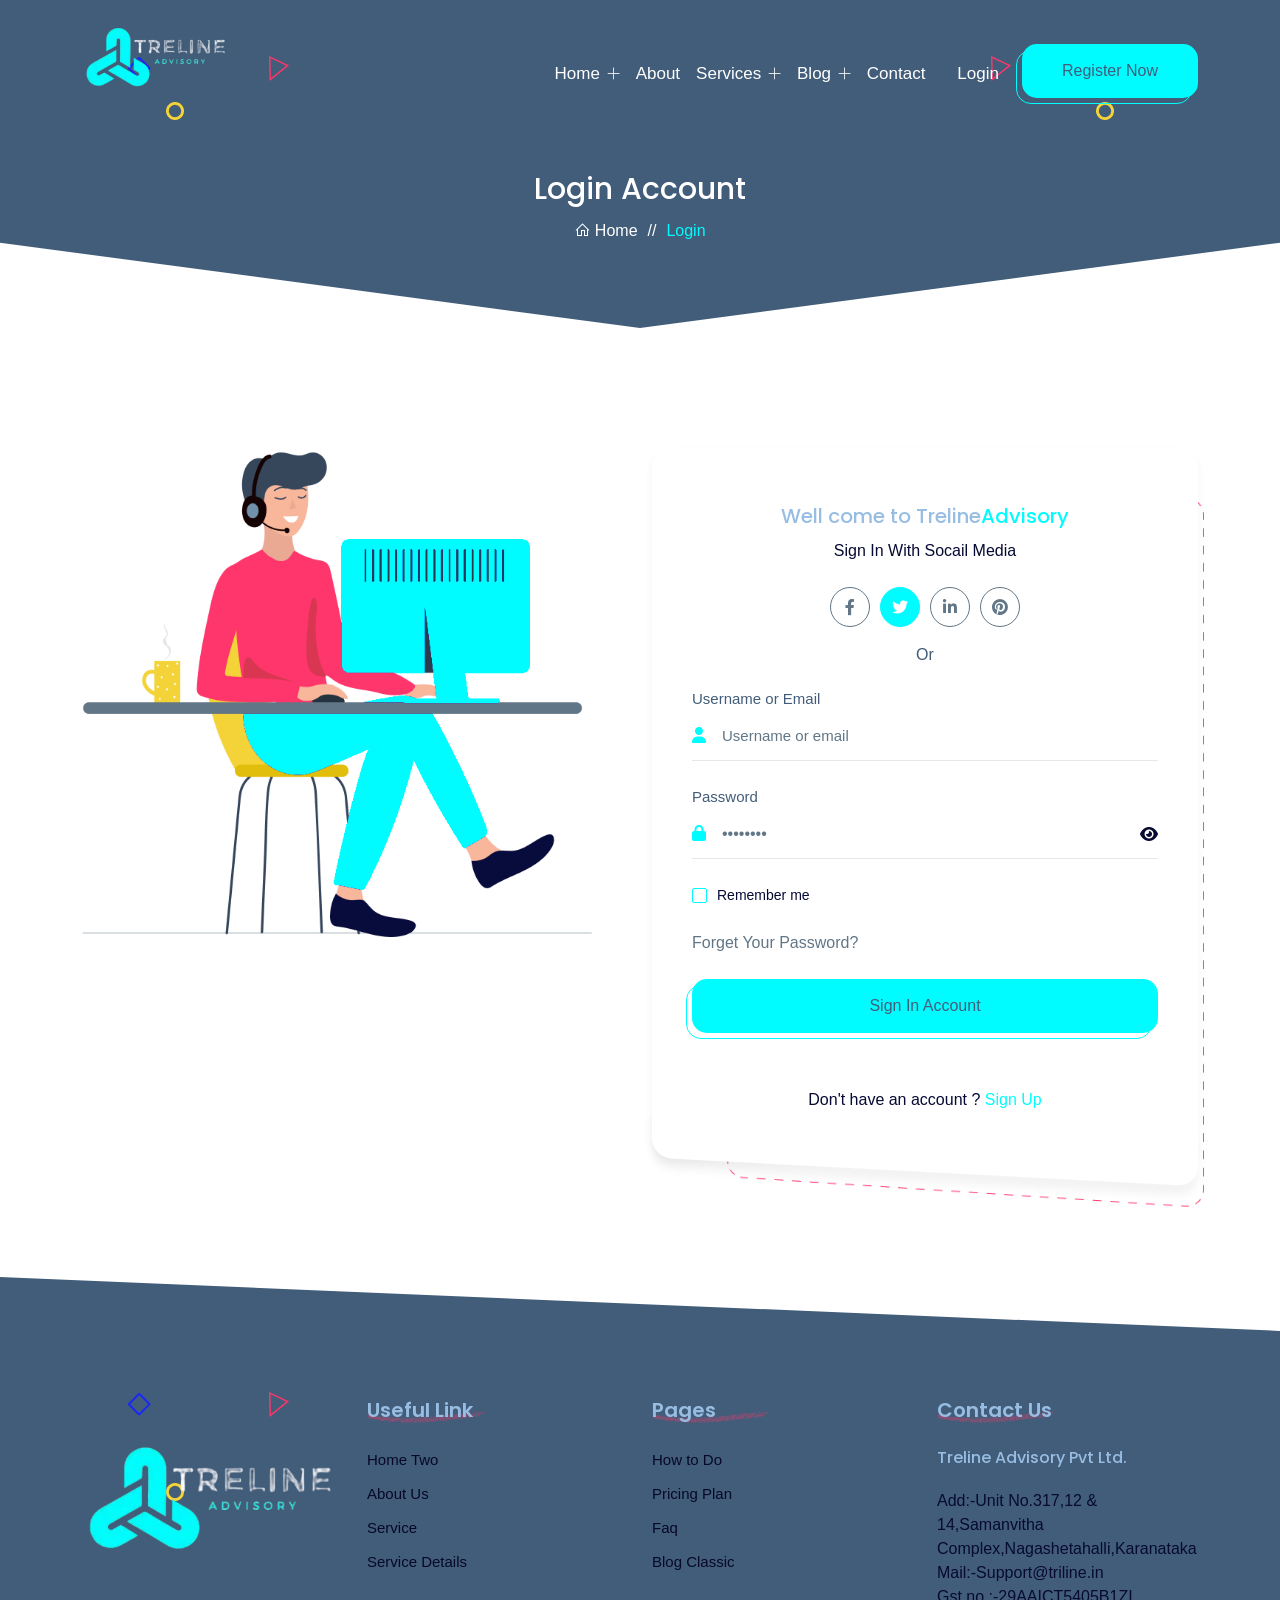
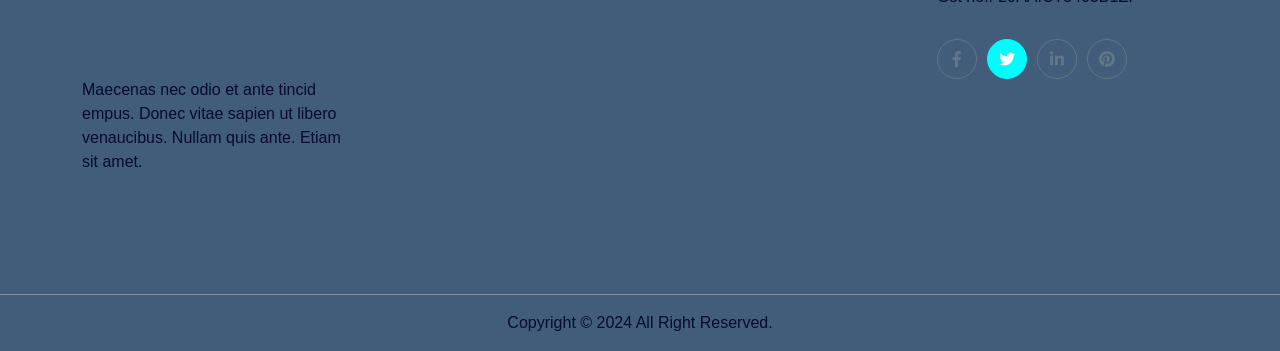
<file: login.html>
<!DOCTYPE html>
<html lang="en">


<head>
    <meta charset="UTF-8">
    <meta http-equiv="X-UA-Compatible" content="IE=edge">
    <meta name="viewport" content="width=device-width, initial-scale=1.0">
    <!-- Title -->
    <title> Treline Advisory </title>
    <!-- Favicon -->
    <link rel="shortcut icon" href="assets/images/favicon/favicon.png">
    <!-- Bootstrap -->
    <link rel="stylesheet" href="assets/css/bootstrap.min.css">
    <!-- Fontawesome -->
    <link rel="stylesheet" href="assets/css/fontawesome-all.min.css">
    <!-- Line awesome -->
    <link rel="stylesheet" href="assets/css/line-awesome.min.css">
    <!-- Magnific Popup-->
    <link rel="stylesheet" href="assets/css/magnific-popup.css">
    <!-- Slick -->
    <link rel="stylesheet" href="assets/css/slick.css">
    <!-- Slick -->
    <link rel="stylesheet" href="assets/css/flaticon.css">
    <!-- Odometer -->
    <link rel="stylesheet" href="assets/css/odometer.css">
    <!-- Main css -->
    <link rel="stylesheet" href="assets/css/style.css">
</head>
<body>
    
<!--==================== Preloader Start ====================-->
<div class="preloader">
    <div class="loader-p"> </div>
  </div>
<!--==================== Preloader End ====================-->

<!-- ==================== Bottom Header End Here ==================== -->
<header class="header-bottom" id="header">
    <div class="container">
        <nav class="navbar navbar-expand-xl navbar-light">
            <a class="navbar-brand logo" href="index.html"><img src="assets/images/logo/logo.png" alt=""></a>
            <button class="navbar-toggler header-button" type="button" data-bs-toggle="collapse" data-bs-target="#navbarSupportedContent" aria-controls="navbarSupportedContent" aria-expanded="false" aria-label="Toggle navigation">
              <span id="hiddenNav"><i class="las la-bars"></i></span>
            </button>

            <div class="collapse navbar-collapse" id="navbarSupportedContent">
                <ul class="navbar-nav nav-menu ms-auto">
                    <!-- <li class="nav-item">
                        <a class="nav-link active" href="index.html">Home</a>
                      </li>  -->
    
                    <li class="nav-item dropdown">
                        <a class="nav-link" href="#" role="button" data-bs-toggle="dropdown" aria-expanded="false"> Home <i class="icon-add-1"></i></a>
                        <ul class="dropdown-menu">
                            <li><a class="dropdown-item" href="index.html">Home One</a></li>
                            <li><a class="dropdown-item" href="index-two.html">Home Two </a></li>
                        </ul>
                    </li> 
                    
                    <li class="nav-item">
                        <a class="nav-link" href="about.html">About</a>
                    </li>
                    
                    <li class="nav-item dropdown">
                        <a class="nav-link" href="#" role="button" data-bs-toggle="dropdown" aria-expanded="false"> Services <i class="icon-add-1"></i></a>
                        <ul class="dropdown-menu">
                            <li><a class="dropdown-item" href="services.html">Services</a></li>
                            <li><a class="dropdown-item" href="services-details.html">Services Details </a></li>
                        </ul>
                    </li> 
                    <!-- <li class="nav-item dropdown">
                      <a class="nav-link" href="#" role="button" data-bs-toggle="dropdown" aria-expanded="false"> Pages <i class="icon-add-1"></i></a>
                      <ul class="dropdown-menu">
                          <li><a class="dropdown-item" href="work.html">How We Work </a></li>
                          <li><a class="dropdown-item" href="pricing.html">Pricing</a></li>
                          <li><a class="dropdown-item" href="faq.html">Faq</a></li>
                          <li><a class="dropdown-item" href="error.html">404 </a></li>
                      </ul>
                  </li>  -->
                    <li class="nav-item dropdown">
                        <a class="nav-link" href="#" role="button" data-bs-toggle="dropdown" aria-expanded="false"> Blog <i class="icon-add-1"></i></a>
                        <ul class="dropdown-menu">
                            <li><a class="dropdown-item" href="blog.html">Blog</a></li>
                            <li><a class="dropdown-item" href="blog-classic.html">Blog Classic</a></li>
                            <li><a class="dropdown-item" href="blog-details.html">Blog Details</a></li>
                        </ul>
                    </li> 
                    <li class="nav-item">
                        <a class="nav-link" href="contact.html">Contact</a>
                    </li>
                    <li class="header-login ms-xl-3 mt-xl-0 mt-4 mb-xl-0 mb-3">
                        <ul class="login-items-wrapper d-flex align-items-center">
                            <li class="nav-item">
                                <a class="nav-link" href="login.html">Login</a>
                            </li>
                            <li class="login-items-wrapper__item">
                                <div class="button-wrapper">
                                    <a class="btn--base bg-one" href="registration.html">Register Now</a>
                                </div>
                            </li>
                        </ul>
                    </li>
                </ul>
            </div>
        </nav>
    </div>
</header>
<!-- ==================== Bottom Header End Here ==================== -->

<!-- ==================== Breadcumb Start Here ==================== -->
<section class="breadcumb section-bg py-120">
    <div class="work-shape d-flex justify-content-center">
        <ul class="work-shape__list">
            <li class="work-shape__item"><img src="assets/images/home-01/shape-circle.png" alt=""></li>
            <li class="work-shape__item"><img src="assets/images/home-01/shape-square.png" alt=""></li>
            <li class="work-shape__item"><img src="assets/images/home-01/shape-triangle.png" alt=""></li>

            <li class="work-shape__item"><img src="assets/images/home-01/shape-circle.png" alt=""></li>
            <li class="work-shape__item"><img src="assets/images/home-01/shape-square.png" alt=""></li>
            <li class="work-shape__item"><img src="assets/images/home-01/shape-triangle.png" alt=""></li>
        </ul>
    </div>
    <div class="container">
        <div class="row justify-content-center">
            <div class="col-lg-8">
                <div class="breadcumb__wrapper">
                    <h3 class="breadcumb__title">Login Account</h3>
                    <ul class="breadcumb__list">
                        <li class="breadcumb__item"><a href="index.html" class="breadcumb__link"> <i class="las la-home"></i> Home</a> </li>
                        <li class="breadcumb__item"> //</li>
                        <li class="breadcumb__item"> <span class="breadcumb__item-text"> Login </span> </li>
                    </ul>
                </div>
            </div>
        </div>
    </div>
</section>
<!-- ==================== Breadcumb End Here ==================== -->

<!-- ==================== Sign Up Start Here ==================== -->
<section class="account py-120">
    <div class="container">
       <div class="account-inner">
        <div class="account-inner__circle">
            <img src="assets/images/home-02/testimonial-circle.png" alt="">
        </div>
            <div class="row align-content-center gy-5 flex-wrap-reverse">
                <div class="col-lg-6 pe-lg-5">
                    <div class="account-thumb">
                        <img src="assets/images/home-01/account-img.png" alt="">
                    </div>
                </div>
                <div class="col-lg-6">
                    <div class="account-wrapper">
                        <form action="#" autocomplete="off">
                            <div class="account-content">
                                <div class="account-content__top">  
                                    <h4 class="account-content__title">Well come to Treline<span class="account-content__title-colored">Advisory</span> </h4>
                                    <p class="account-content__desc">Sign In With Socail Media</p>
                                    <ul class="social-list mt-4 mb-3 justify-content-center">
                                        <li class="social-list__item"><a href="www.facebook.html" class="social-list__link"><i class="fab fa-facebook-f"></i></a> </li>
                                        <li class="social-list__item"><a href="www.twitter.html" class="social-list__link active"> <i class="fab fa-twitter"></i></a></li>
                                        <li class="social-list__item"><a href="www.linkedin.html" class="social-list__link"> <i class="fab fa-linkedin-in"></i></a></li>
                                        <li class="social-list__item"><a href="www.pinterest.html" class="social-list__link"> <i class="fab fa-pinterest"></i></a></li>
                                    </ul>
                                    <span class="account-content__or">Or</span>
                                </div>
                            </div>
                            <div class="row gy-4">
                                <div class="col-sm-12">
                                    <label for="username" class="form--label">Username or Email</label>
                                <div class="input--group">
                                        <input type="text" id="username" class="form--control form-control style-two" placeholder="Username or email">
                                        <span class="input--icon"><i class="fas fa-user"></i></span>
                                </div>
                                </div>
                                <div class="col-sm-12">
                                    <label for="Password" class="form--label">Password</label>
                                <div class="input--group">
                                        <input type="password" id="Password" class="form--control form-control style-two" value="password">
                                        <span class="input--icon"><i class="fas fa-lock"></i></span>
                                        <div class="password-show-hide fas fa-eye toggle-password" id="#Password"></div>
                                </div>
                                </div>
                                <div class="col-sm-12">
                                    <div class="custom--checkbox">
                                        <input type="checkbox" id="rem-me" class="custom--checkbox__check">
                                        <label for="rem-me" class="custom--checkbox__text"> Remember me</label>
                                    </div>
                            </div>
                                <div class="col-sm-12">
                                    <a href="#" class="forgot-passwrod">Forget Your Password?</a>
                            </div>
                                <div class="col-sm-12">
                                    <div class="button-wrapper w-100">
                                        <button type="submit" class="btn--base w-100">Sign In Account</button>
                                    </div>
                            </div>
                            <div class="col-sm-12 mt-lg-5 mt-4">
                                    <div class="another-account d-flex justify-content-center">
                                        <p class="another-account__desc"> Don't have an account ? <a href="registration.html" class="another-account__link"> Sign Up</a> </p>
                                    </div>
                            </div>
                            </div>
                        </form>
                    </div>
                </div>
            </div>
       </div>
    </div>
</section>
<!-- ==================== Sign Up End Here ==================== -->

 
<!-- ==================== Footer Start Here ==================== -->
<footer class="footer-area section-bg-two">
    <ul class="work-shape__list">
        <li class="work-shape__item"><img src="assets/images/home-01/shape-circle.png" alt=""></li>
        <li class="work-shape__item"><img src="assets/images/home-01/shape-square.png" alt=""></li>
        <li class="work-shape__item"><img src="assets/images/home-01/shape-triangle.png" alt=""></li>
    </ul>
  <div class="container footer-top py-120">
      <div class="row justify-content-center gy-5">
          <div class="col-xl-3 col-sm-6">
              <div class="footer-item">
                  <div class="footer-item__logo">
                      <a href="index.html"> <img src="assets/images/logo/logo-footer.png" alt=""></a>
                  </div>
                  <p class="footer-item__desc">Maecenas nec odio et ante tincid empus. Donec vitae sapien ut libero venaucibus. Nullam quis ante. Etiam sit amet.</p>
              </div>
          </div>
          <div class="col-xl-3 col-sm-6">
              <div class="footer-item">
                  <h5 class="footer-item__title bg-img bg-img__contain" style="background-image: url(assets/images/home-01/footer-title-bg.png);">Useful Link</h5>
                  <ul class="footer-menu">
                      <li class="footer-menu__item"><a href="index-two.html" class="footer-menu__link">Home Two</a></li>
                      <li class="footer-menu__item"><a href="about.html" class="footer-menu__link">About Us</a></li>
                      <li class="footer-menu__item"><a href="services.html" class="footer-menu__link">Service</a></li>
                      <li class="footer-menu__item"><a href="services-details.html" class="footer-menu__link">Service Details</a></li>
                  </ul>
              </div>
          </div>
          <div class="col-xl-3 col-sm-6">
              <div class="footer-item">
                  <h5 class="footer-item__title bg-img bg-img__contain" style="background-image: url(assets/images/home-01/footer-title-bg.png);">Pages</h5>
                  <ul class="footer-menu">
                      <li class="footer-menu__item"><a href="work.html" class="footer-menu__link">How to Do </a></li>
                      <li class="footer-menu__item"><a href="pricing.html" class="footer-menu__link">Pricing Plan </a></li>
                      <li class="footer-menu__item"><a href="faq.html" class="footer-menu__link">Faq</a></li>
                      <li class="footer-menu__item"><a href="blog-classic.html" class="footer-menu__link">Blog Classic </a></li>
                  </ul>
              </div>
          </div>
          <div class="col-xl-3 col-sm-6">
              <div class="footer-item">
                  <h5 class="footer-item__title bg-img bg-img__contain" style="background-image: url(assets/images/home-01/footer-title-bg.png);">Contact Us</h5>
                  <h6>Treline Advisory Pvt Ltd.</h6>
                  <p class="footer-item__desc">Add:-Unit No.317,12 & 14,Samanvitha Complex,Nagashetahalli,Karanataka</p>
                  <P class="footer-item__desc">Mail:-Support@triline.in</P>
                  <p  class="footer-item__desc">Gst no.:-29AAICT5405B1ZI</p>
                  <ul class="social-list">
                    <li class="social-list__item"><a href="www.facebook.html" class="social-list__link"><i class="fab fa-facebook-f"></i></a> </li>
                    <li class="social-list__item"><a href="www.twitter.html" class="social-list__link active"> <i class="fab fa-twitter"></i></a></li>
                    <li class="social-list__item"><a href="www.linkedin.html" class="social-list__link"> <i class="fab fa-linkedin-in"></i></a></li>
                    <li class="social-list__item"><a href="www.pinterest.html" class="social-list__link"> <i class="fab fa-pinterest"></i></a></li>
                </ul>
              </div>
          </div>
      </div>
  </div>
  <!-- bottom Footer -->
  <div class="bottom-footer section-bg-two py-3">
    <div class="container">
        <div class="row gy-3">
            <div class="col-md-12 text-center">
                <p class="bottom-footer-text"> Copyright © 2024 All Right Reserved.</p>
            </div>
        </div>
    </div>
  </div>
</footer>
<!-- ==================== Footer End Here ==================== -->

<!-- ==================== Scroll to Top End Here ==================== -->
<a class="scroll-top"><i class="fas fa-angle-double-up"></i></a>
<!-- ==================== Scroll to Top End Here ==================== -->


<!-- Jquery js -->
<script src="assets/js/jquery-3.6.0.min.js"></script>
<!-- Popper js -->
<script src="assets/js/popper.min.js"></script>
<!-- Bootstrap js -->
<script src="assets/js/bootstrap.min.js"></script>
<!-- Magnific Popup -->
<script src="assets/js/magnific-popup.min.js"></script>
<!-- Slick js -->
<script src="assets/js/slick.min.js"></script>
<!-- Odometer js -->
<script src="assets/js/odometer.min.js"></script>
<!-- Viewport js -->
<script src="assets/js/viewport.jquery.js"></script>
<!-- Main js -->
<script src="assets/js/main.js"></script>

</body>


</html>
</file>
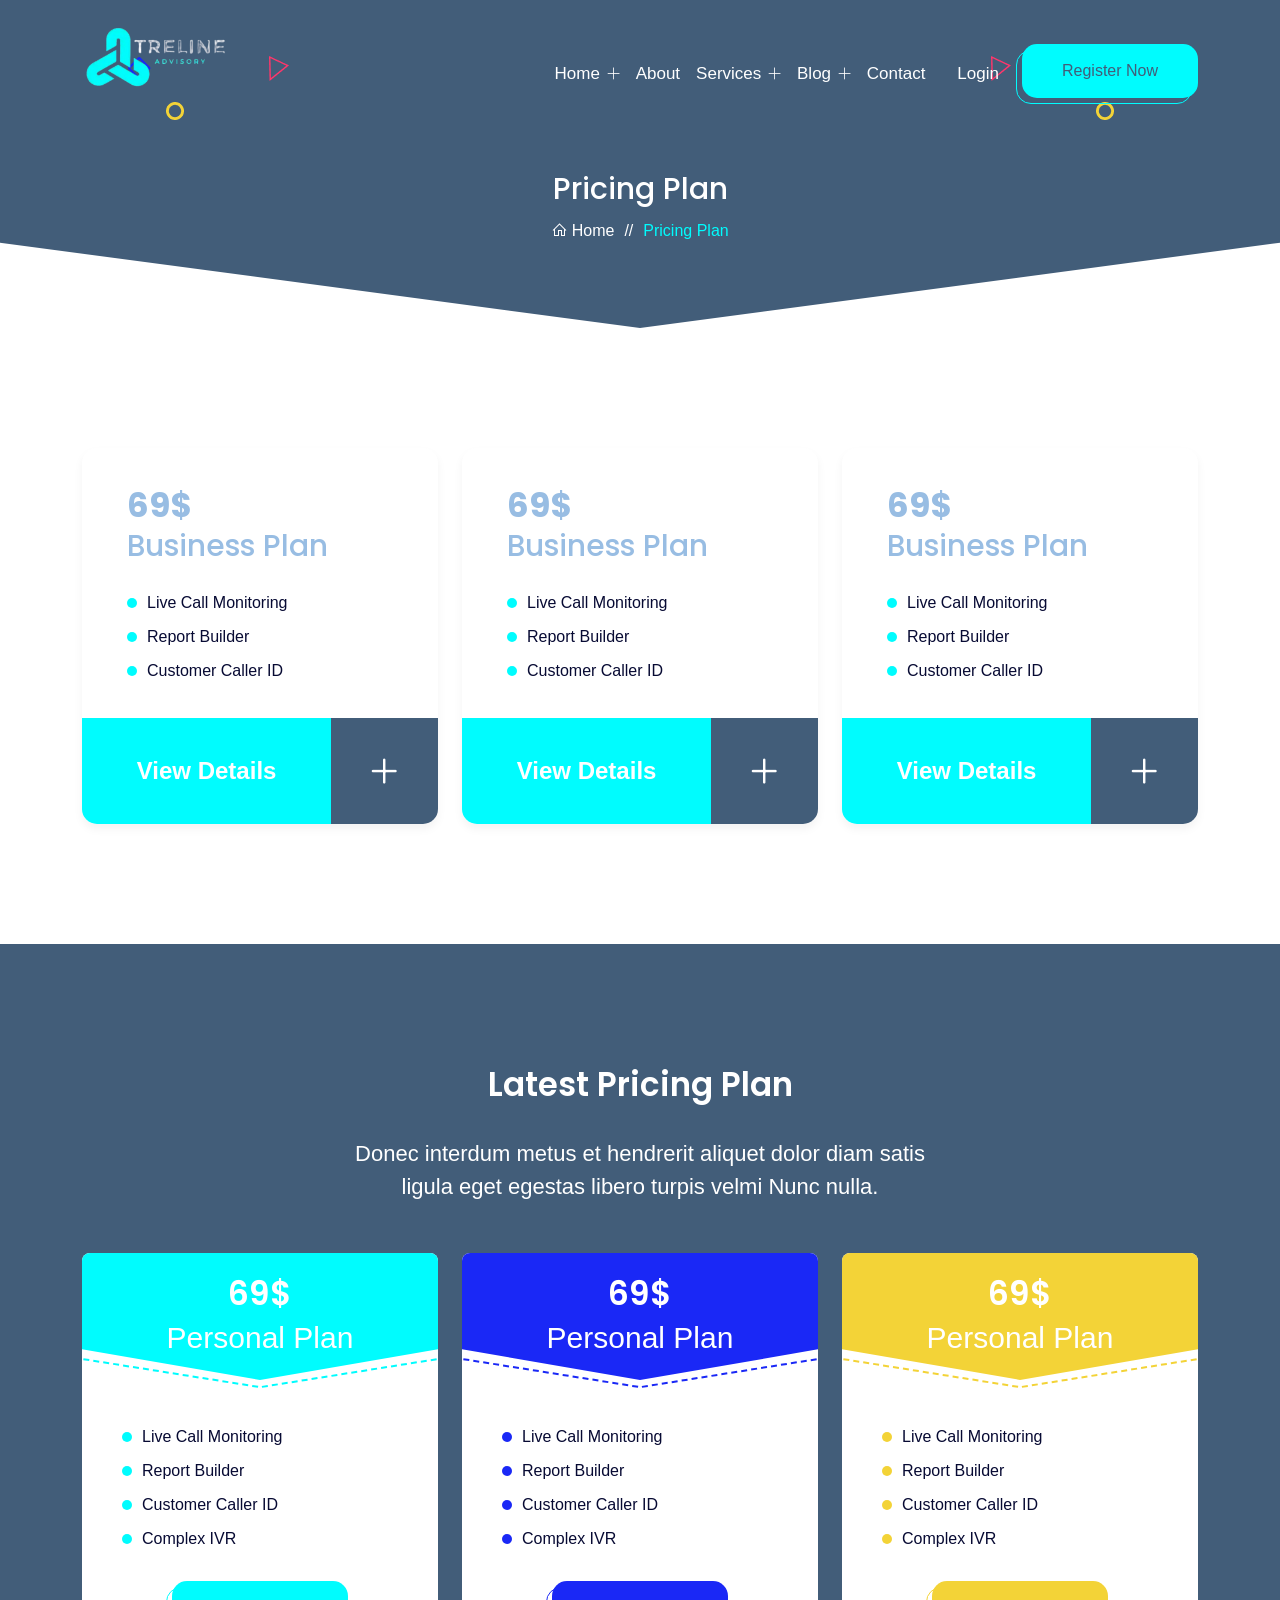
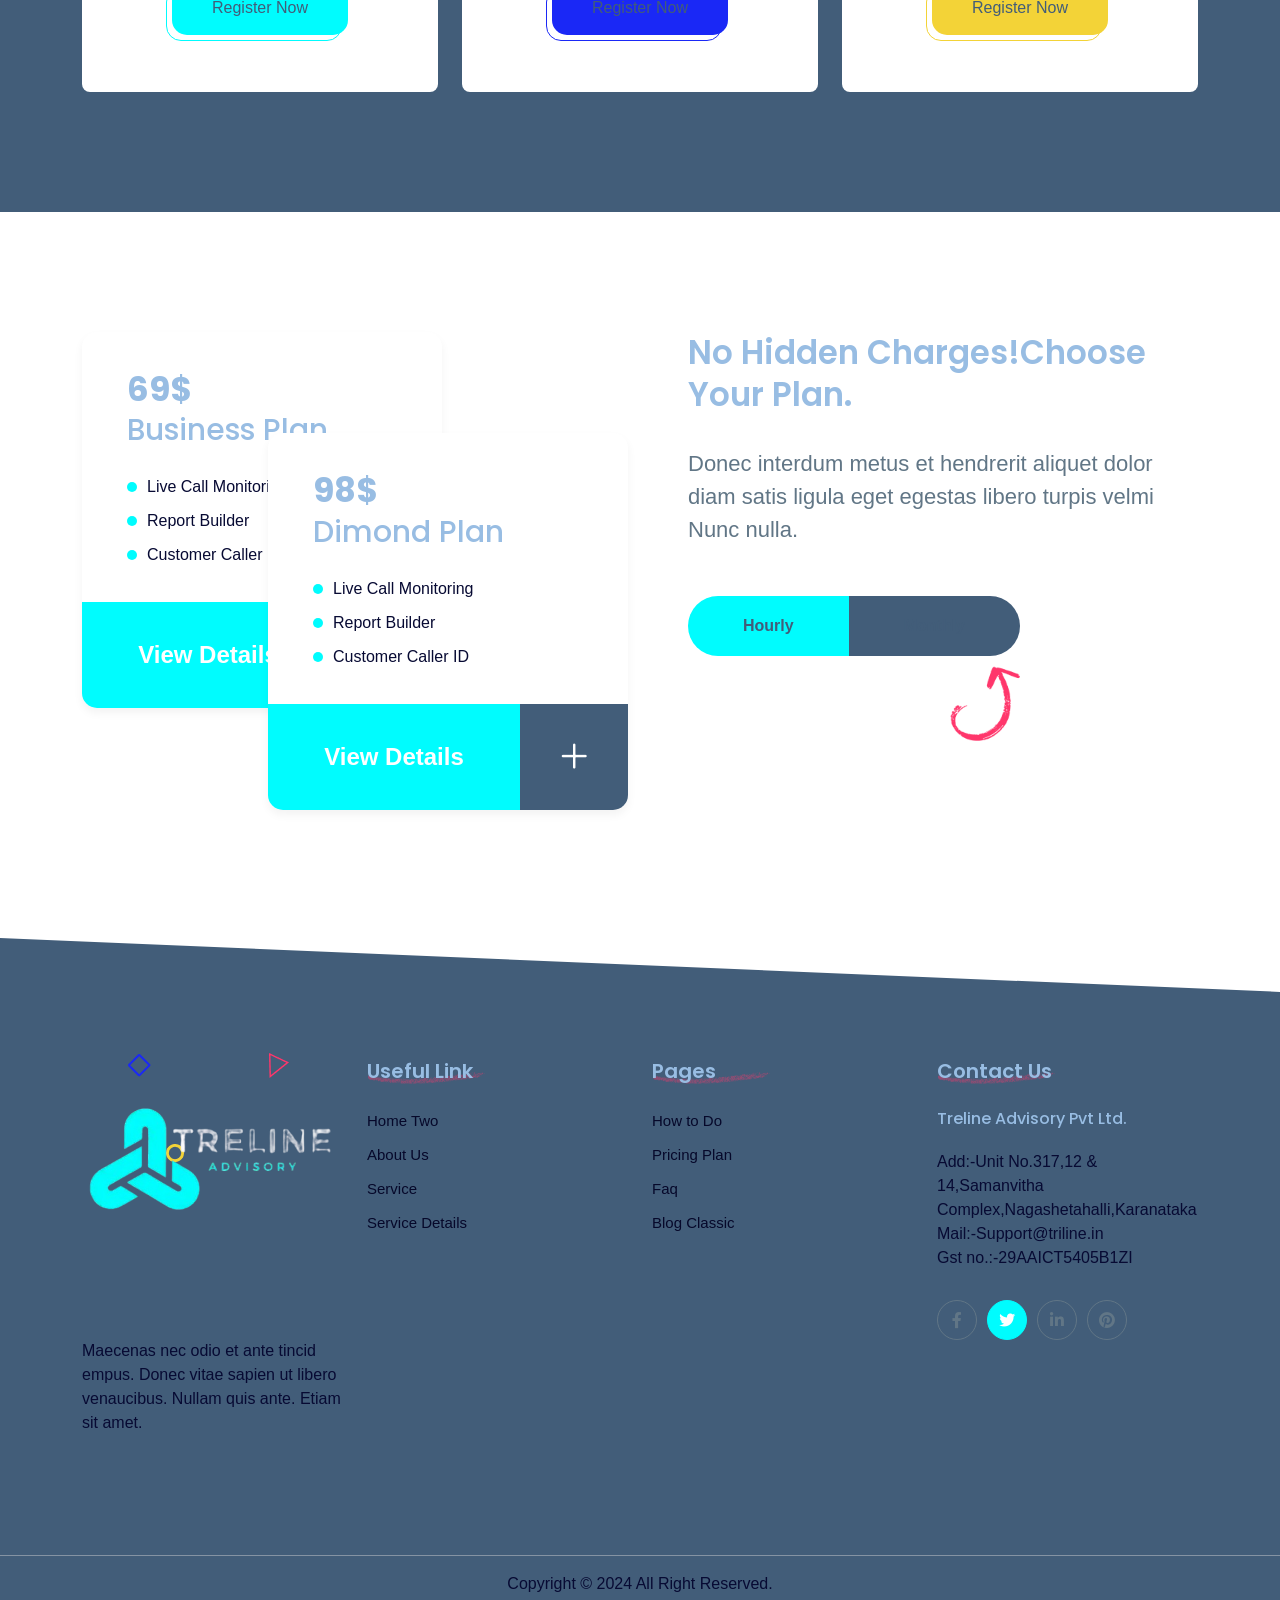
<file: pricing.html>
<!DOCTYPE html>
<html lang="en">

<head>
    <meta charset="UTF-8">
    <meta http-equiv="X-UA-Compatible" content="IE=edge">
    <meta name="viewport" content="width=device-width, initial-scale=1.0">
    <!-- Title -->
    <title> Treline Advisory </title>
    <!-- Favicon -->
    <link rel="shortcut icon" href="assets/images/favicon/favicon.png">
    <!-- Bootstrap -->
    <link rel="stylesheet" href="assets/css/bootstrap.min.css">
    <!-- Fontawesome -->
    <link rel="stylesheet" href="assets/css/fontawesome-all.min.css">
    <!-- Line awesome -->
    <link rel="stylesheet" href="assets/css/line-awesome.min.css">
    <!-- Magnific Popup-->
    <link rel="stylesheet" href="assets/css/magnific-popup.css">
    <!-- Slick -->
    <link rel="stylesheet" href="assets/css/slick.css">
    <!-- Slick -->
    <link rel="stylesheet" href="assets/css/flaticon.css">
    <!-- Odometer -->
    <link rel="stylesheet" href="assets/css/odometer.css">
    <!-- Main css -->
    <link rel="stylesheet" href="assets/css/style.css">
</head>
<body>
    
<!--==================== Preloader Start ====================-->
<div class="preloader">
    <div class="loader-p"> </div>
  </div>
<!--==================== Preloader End ====================-->

<!-- ==================== Bottom Header End Here ==================== -->
<header class="header-bottom" id="header">
    <div class="container">
        <nav class="navbar navbar-expand-xl navbar-light">
            <a class="navbar-brand logo" href="index.html"><img src="assets/images/logo/logo.png" alt=""></a>
            <button class="navbar-toggler header-button" type="button" data-bs-toggle="collapse" data-bs-target="#navbarSupportedContent" aria-controls="navbarSupportedContent" aria-expanded="false" aria-label="Toggle navigation">
              <span id="hiddenNav"><i class="las la-bars"></i></span>
            </button>

            <div class="collapse navbar-collapse" id="navbarSupportedContent">
                <ul class="navbar-nav nav-menu ms-auto">
                    <!-- <li class="nav-item">
                        <a class="nav-link active" href="index.html">Home</a>
                      </li>  -->
                    <li class="nav-item dropdown">
                        <a class="nav-link" href="#" role="button" data-bs-toggle="dropdown" aria-expanded="false"> Home <i class="icon-add-1"></i></a>
                        <ul class="dropdown-menu">
                            <li><a class="dropdown-item" href="index.html">Home One</a></li>
                            <li><a class="dropdown-item" href="index-two.html">Home Two </a></li>
                        </ul>
                    </li> 
                    
                    <li class="nav-item">
                        <a class="nav-link" href="about.html">About</a>
                    </li>
                    
                    <li class="nav-item dropdown">
                        <a class="nav-link" href="#" role="button" data-bs-toggle="dropdown" aria-expanded="false"> Services <i class="icon-add-1"></i></a>
                        <ul class="dropdown-menu">
                            <li><a class="dropdown-item" href="services.html">Services</a></li>
                            <li><a class="dropdown-item" href="services-details.html">Services Details </a></li>
                        </ul>
                    </li> 
                    <!-- <li class="nav-item dropdown">
                      <a class="nav-link" href="#" role="button" data-bs-toggle="dropdown" aria-expanded="false"> Pages <i class="icon-add-1"></i></a>
                      <ul class="dropdown-menu">
                          <li><a class="dropdown-item" href="work.html">How We Work </a></li>
                          <li><a class="dropdown-item" href="pricing.html">Pricing</a></li>
                          <li><a class="dropdown-item" href="faq.html">Faq</a></li>
                          <li><a class="dropdown-item" href="error.html">404 </a></li>
                      </ul>
                  </li>  -->
                    <li class="nav-item dropdown">
                        <a class="nav-link" href="#" role="button" data-bs-toggle="dropdown" aria-expanded="false"> Blog <i class="icon-add-1"></i></a>
                        <ul class="dropdown-menu">
                            <li><a class="dropdown-item" href="blog.html">Blog</a></li>
                            <li><a class="dropdown-item" href="blog-classic.html">Blog Classic</a></li>
                            <li><a class="dropdown-item" href="blog-details.html">Blog Details</a></li>
                        </ul>
                    </li> 
                    <li class="nav-item">
                        <a class="nav-link" href="contact.html">Contact</a>
                    </li>
                    <li class="header-login ms-xl-3 mt-xl-0 mt-4 mb-xl-0 mb-3">
                        <ul class="login-items-wrapper d-flex align-items-center">
                            <li class="nav-item">
                                <a class="nav-link" href="login.html">Login</a>
                            </li>
                            <li class="login-items-wrapper__item">
                                <div class="button-wrapper">
                                    <a class="btn--base bg-one" href="registration.html">Register Now</a>
                                </div>
                            </li>
                        </ul>
                    </li>
                </ul>
            </div>
        </nav>
    </div>
</header>
<!-- ==================== Bottom Header End Here ==================== -->

<!-- ==================== Breadcumb Start Here ==================== -->
<section class="breadcumb section-bg py-120">
    <div class="work-shape d-flex justify-content-center">
        <ul class="work-shape__list">
            <li class="work-shape__item"><img src="assets/images/home-01/shape-circle.png" alt=""></li>
            <li class="work-shape__item"><img src="assets/images/home-01/shape-square.png" alt=""></li>
            <li class="work-shape__item"><img src="assets/images/home-01/shape-triangle.png" alt=""></li>

            <li class="work-shape__item"><img src="assets/images/home-01/shape-circle.png" alt=""></li>
            <li class="work-shape__item"><img src="assets/images/home-01/shape-square.png" alt=""></li>
            <li class="work-shape__item"><img src="assets/images/home-01/shape-triangle.png" alt=""></li>
        </ul>
    </div>
    <div class="container">
        <div class="row justify-content-center">
            <div class="col-lg-8">
                <div class="breadcumb__wrapper">
                    <h3 class="breadcumb__title"> Pricing Plan </h3>
                    <ul class="breadcumb__list">
                        <li class="breadcumb__item"><a href="index.html" class="breadcumb__link"> <i class="las la-home"></i> Home</a> </li>
                        <li class="breadcumb__item"> //</li>
                        <li class="breadcumb__item"> <span class="breadcumb__item-text"> Pricing Plan</span> </li>
                    </ul>
                </div>
            </div>
        </div>
    </div>
</section>
<!-- ==================== Breadcumb End Here ==================== -->

<!-- ==================== Pricing Start Here ==================== -->
<section class="pricing py-120">
    <div class="container">
        <div class="row gy-4 justify-content-center">
            <div class="col-lg-4 col-sm-6">
                <div class="pricing-item mw-100">
                    <div class="pricing-item__content">
                        <h1 class="pricing-item__price">69$</h1>
                        <h3 class="pricing-item__name">Business Plan</h3>
                        <ul class="pricing-item__list">
                            <li>Live Call Monitoring</li>
                            <li>Report Builder</li>
                            <li>Customer Caller ID</li>
                        </ul>
                    </div>
                    <div class="pricing-item__details">
                        <a href="#" class="pricing-item__details-btn">View Details</a>
                        <a href="#" class="pricing-item__details-icon"><span class="icon-plus"></span></a>
                    </div>
                </div>
            </div>
            <div class="col-lg-4 col-sm-6">
                <div class="pricing-item mw-100">
                    <div class="pricing-item__content">
                        <h1 class="pricing-item__price">69$</h1>
                        <h3 class="pricing-item__name">Business Plan</h3>
                        <ul class="pricing-item__list">
                            <li>Live Call Monitoring</li>
                            <li>Report Builder</li>
                            <li>Customer Caller ID</li>
                        </ul>
                    </div>
                    <div class="pricing-item__details">
                        <a href="#" class="pricing-item__details-btn">View Details</a>
                        <a href="#" class="pricing-item__details-icon"><span class="icon-plus"></span></a>
                    </div>
                </div>
            </div>
            <div class="col-lg-4 col-sm-6">
                <div class="pricing-item mw-100">
                    <div class="pricing-item__content">
                        <h1 class="pricing-item__price">69$</h1>
                        <h3 class="pricing-item__name">Business Plan</h3>
                        <ul class="pricing-item__list">
                            <li>Live Call Monitoring</li>
                            <li>Report Builder</li>
                            <li>Customer Caller ID</li>
                        </ul>
                    </div>
                    <div class="pricing-item__details">
                        <a href="#" class="pricing-item__details-btn">View Details</a>
                        <a href="#" class="pricing-item__details-icon"><span class="icon-plus"></span></a>
                    </div>
                </div>
            </div>
        </div>
    </div>
</section>
<!-- ==================== Pricing End Here ==================== -->

<!-- ==================== Pricing Style Two Start Here ==================== -->
 <section class="price-two py-120 section-bg">
    <div class="container">
        <div class="row">
            <div class="col-lg-12">
                <div class="section-heading">
                    <h2 class="section-heading__title text-white"> Latest Pricing Plan </h2>
                    <p class="section-heading__subtitle text-white">Donec interdum metus et hendrerit aliquet dolor diam satis ligula eget egestas libero turpis velmi Nunc nulla.</p>
                </div>
            </div>
        </div>
        <div class="row gy-4 justify-content-center price-item-two__wrapper">
            <div class="col-lg-4 col-sm-6">
                <div class="price-item-two">
                    <div class="price-item-two__header-wrapper">
                        <div class="price-item-two__header">
                            <h2 class="price-item-two__price">69$</h2>
                            <span class="price-item-two__pricename">Personal Plan</span>
                        </div>
                    </div>
                    <div class="price-item-two__body">
                        <ul class="pricing-item__list style-two">
                            <li>Live Call Monitoring</li>
                            <li>Report Builder</li>
                            <li>Customer Caller ID</li>
                            <li>Complex IVR </li>
                        </ul>
                    </div>
                    <div class="price-item-two__button text-center">
                        <div class="button-wrapper">
                            <a class="btn--base bg-one" href="registration.html">Register Now</a>
                        </div>
                    </div>
                </div>
            </div>
            <div class="col-lg-4 col-sm-6">
                <div class="price-item-two">
                    <div class="price-item-two__header-wrapper">
                        <div class="price-item-two__header">
                            <h2 class="price-item-two__price">69$</h2>
                            <span class="price-item-two__pricename">Personal Plan</span>
                        </div>
                    </div>
                    <div class="price-item-two__body">
                        <ul class="pricing-item__list style-two">
                            <li>Live Call Monitoring</li>
                            <li>Report Builder</li>
                            <li>Customer Caller ID</li>
                            <li>Complex IVR </li>
                        </ul>
                    </div>
                    <div class="price-item-two__button text-center">
                        <div class="button-wrapper">
                            <a class="btn--base bg-one" href="registration.html">Register Now</a>
                        </div>
                    </div>
                </div>
            </div>
            <div class="col-lg-4 col-sm-6">
                <div class="price-item-two">
                    <div class="price-item-two__header-wrapper">
                        <div class="price-item-two__header">
                            <h2 class="price-item-two__price">69$</h2>
                            <span class="price-item-two__pricename">Personal Plan</span>
                        </div>
                    </div>
                    <div class="price-item-two__body">
                        <ul class="pricing-item__list style-two">
                            <li>Live Call Monitoring</li>
                            <li>Report Builder</li>
                            <li>Customer Caller ID</li>
                            <li>Complex IVR </li>
                        </ul>
                    </div>
                    <div class="price-item-two__button text-center">
                        <div class="button-wrapper">
                            <a class="btn--base bg-one" href="registration.html">Register Now</a>
                        </div>
                    </div>
                </div>
            </div>
        </div>
    </div>
 </section>
<!-- ==================== Pricing Style Two End Here ==================== -->

<!-- ==================== Pricing Start Here ==================== -->
<section class="pricing py-120">
    <div class="container">
        <div class="row gy-4">
            <div class="col-lg-6">
                <div class="pricing-wrapper">
                    <div class="pricing-item">
                        <div class="pricing-item__content">
                            <h1 class="pricing-item__price">69$</h1>
                            <h3 class="pricing-item__name">Business Plan</h3>
                            <ul class="pricing-item__list">
                                <li>Live Call Monitoring</li>
                                <li>Report Builder</li>
                                <li>Customer Caller ID</li>
                            </ul>
                        </div>
                        <div class="pricing-item__details">
                            <a href="#" class="pricing-item__details-btn">View Details</a>
                            <a href="#" class="pricing-item__details-icon"><span class="icon-plus"></span></a>
                        </div>
                    </div>
                    <div class="pricing-item">
                        <div class="pricing-item__content">
                            <h1 class="pricing-item__price">98$</h1>
                            <h3 class="pricing-item__name">Dimond Plan</h3>
                            <ul class="pricing-item__list ">
                                <li>Live Call Monitoring</li>
                                <li>Report Builder</li>
                                <li>Customer Caller ID</li>
                            </ul>
                        </div>
                        <div class="pricing-item__details">
                            <a href="#" class="pricing-item__details-btn">View Details</a>
                            <a href="#" class="pricing-item__details-icon"><span class="icon-plus"></span></a>
                        </div>
                    </div>
                </div>
            </div>
            <div class="col-lg-6 ps-lg-5">
                <div class="pricing-right">
                    <div class="section-heading style-two">
                        <h2 class="section-heading__title">No Hidden Charges!Choose Your Plan.</h2>
                        <p class="section-heading__subtitle">Donec interdum metus et hendrerit aliquet dolor diam satis ligula eget egestas libero turpis velmi Nunc nulla.</p>
                    </div>
                    <div class="pricing-right__buttons">
                        <div class="pricing-right__arrow">
                            <img src="assets/images/home-01/pricing-arrow.png" alt="">
                        </div>
                        <ul class="pricing-right__btn-group d-flex flex-wrap">
                            <li> <a href="pricing.html" class="buttons btn--base">Hourly</a> </li>
                            <li> <a href="pricing.html" class="buttons btn--two">Monthly</a> </li>
                        </ul>
                    </div>
                </div>
            </div>
        </div>
    </div>
  </section>
  <!-- ==================== Pricing End Here ==================== -->

<!-- ==================== Footer Start Here ==================== -->
<footer class="footer-area section-bg-two">
    <ul class="work-shape__list">
        <li class="work-shape__item"><img src="assets/images/home-01/shape-circle.png" alt=""></li>
        <li class="work-shape__item"><img src="assets/images/home-01/shape-square.png" alt=""></li>
        <li class="work-shape__item"><img src="assets/images/home-01/shape-triangle.png" alt=""></li>
    </ul>
  <div class="container footer-top py-120">
      <div class="row justify-content-center gy-5">
          <div class="col-xl-3 col-sm-6">
              <div class="footer-item">
                  <div class="footer-item__logo">
                      <a href="index.html"> <img src="assets/images/logo/logo-footer.png" alt=""></a>
                  </div>
                  <p class="footer-item__desc">Maecenas nec odio et ante tincid empus. Donec vitae sapien ut libero venaucibus. Nullam quis ante. Etiam sit amet.</p>
              </div>
          </div>
          <div class="col-xl-3 col-sm-6">
              <div class="footer-item">
                  <h5 class="footer-item__title bg-img bg-img__contain" style="background-image: url(assets/images/home-01/footer-title-bg.png);">Useful Link</h5>
                  <ul class="footer-menu">
                      <li class="footer-menu__item"><a href="index-two.html" class="footer-menu__link">Home Two</a></li>
                      <li class="footer-menu__item"><a href="about.html" class="footer-menu__link">About Us</a></li>
                      <li class="footer-menu__item"><a href="services.html" class="footer-menu__link">Service</a></li>
                      <li class="footer-menu__item"><a href="services-details.html" class="footer-menu__link">Service Details</a></li>
                  </ul>
              </div>
          </div>
          <div class="col-xl-3 col-sm-6">
              <div class="footer-item">
                  <h5 class="footer-item__title bg-img bg-img__contain" style="background-image: url(assets/images/home-01/footer-title-bg.png);">Pages</h5>
                  <ul class="footer-menu">
                      <li class="footer-menu__item"><a href="work.html" class="footer-menu__link">How to Do </a></li>
                      <li class="footer-menu__item"><a href="pricing.html" class="footer-menu__link">Pricing Plan </a></li>
                      <li class="footer-menu__item"><a href="faq.html" class="footer-menu__link">Faq</a></li>
                      <li class="footer-menu__item"><a href="blog-classic.html" class="footer-menu__link">Blog Classic </a></li>
                  </ul>
              </div>
          </div>
          <div class="col-xl-3 col-sm-6">
              <div class="footer-item">
                  <h5 class="footer-item__title bg-img bg-img__contain" style="background-image: url(assets/images/home-01/footer-title-bg.png);">Contact Us</h5>
                  <h6>Treline Advisory Pvt Ltd.</h6>
                  <p class="footer-item__desc">Add:-Unit No.317,12 & 14,Samanvitha Complex,Nagashetahalli,Karanataka</p>
                  <P class="footer-item__desc">Mail:-Support@triline.in</P>
                  <p  class="footer-item__desc">Gst no.:-29AAICT5405B1ZI</p>
                  <ul class="social-list">
                    <li class="social-list__item"><a href="www.facebook.html" class="social-list__link"><i class="fab fa-facebook-f"></i></a> </li>
                    <li class="social-list__item"><a href="www.twitter.html" class="social-list__link active"> <i class="fab fa-twitter"></i></a></li>
                    <li class="social-list__item"><a href="www.linkedin.html" class="social-list__link"> <i class="fab fa-linkedin-in"></i></a></li>
                    <li class="social-list__item"><a href="www.pinterest.html" class="social-list__link"> <i class="fab fa-pinterest"></i></a></li>
                </ul>
              </div>
          </div>
      </div>
  </div>
  <!-- bottom Footer -->
  <div class="bottom-footer section-bg-two py-3">
    <div class="container">
        <div class="row gy-3">
            <div class="col-md-12 text-center">
                <p class="bottom-footer-text"> Copyright © 2024 All Right Reserved.</p>
            </div>
        </div>
    </div>
  </div>
</footer>
<!-- ==================== Footer End Here ==================== -->

<!-- ==================== Scroll to Top End Here ==================== -->
<a class="scroll-top"><i class="fas fa-angle-double-up"></i></a>
<!-- ==================== Scroll to Top End Here ==================== -->


<!-- Jquery js -->
<script src="assets/js/jquery-3.6.0.min.js"></script>
<!-- Popper js -->
<script src="assets/js/popper.min.js"></script>
<!-- Bootstrap js -->
<script src="assets/js/bootstrap.min.js"></script>
<!-- Magnific Popup -->
<script src="assets/js/magnific-popup.min.js"></script>
<!-- Slick js -->
<script src="assets/js/slick.min.js"></script>
<!-- Odometer js -->
<script src="assets/js/odometer.min.js"></script>
<!-- Viewport js -->
<script src="assets/js/viewport.jquery.js"></script>
<!-- Main js -->
<script src="assets/js/main.js"></script>

</body>

</html>
</file>
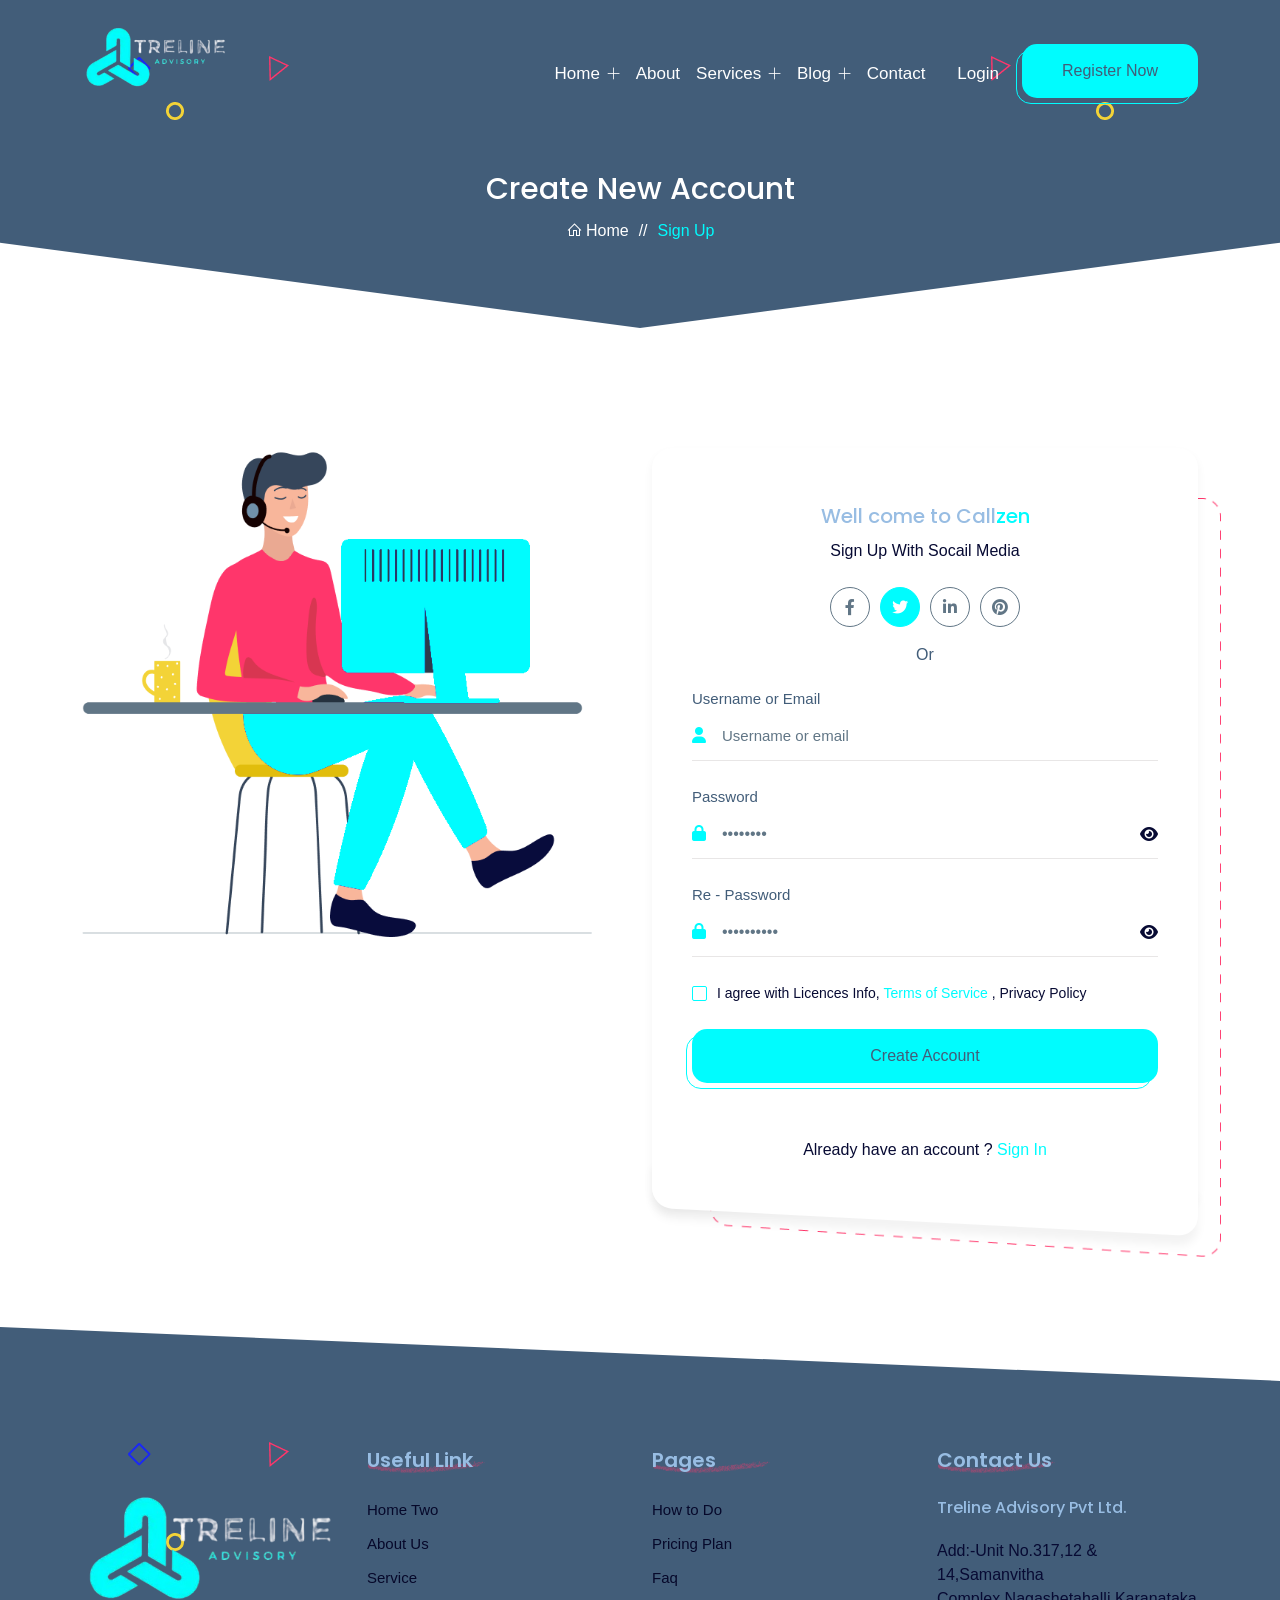
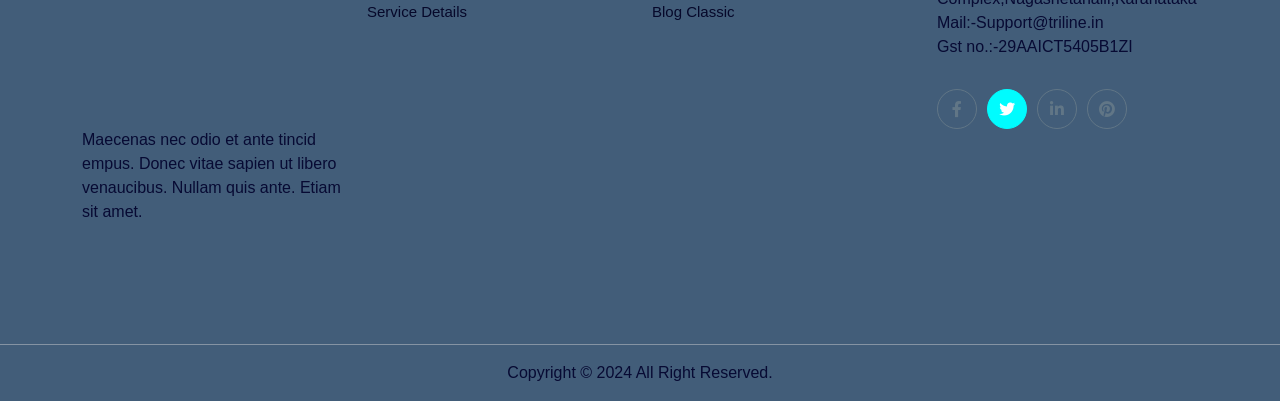
<file: registration.html>
<!DOCTYPE html>
<html lang="en">


<head>
    <meta charset="UTF-8">
    <meta http-equiv="X-UA-Compatible" content="IE=edge">
    <meta name="viewport" content="width=device-width, initial-scale=1.0">
    <!-- Title -->
    <title> Treline Advisory </title>
    <!-- Favicon -->
    <link rel="shortcut icon" href="assets/images/favicon/favicon.png">
    <!-- Bootstrap -->
    <link rel="stylesheet" href="assets/css/bootstrap.min.css">
    <!-- Fontawesome -->
    <link rel="stylesheet" href="assets/css/fontawesome-all.min.css">
    <!-- Line awesome -->
    <link rel="stylesheet" href="assets/css/line-awesome.min.css">
    <!-- Magnific Popup-->
    <link rel="stylesheet" href="assets/css/magnific-popup.css">
    <!-- Slick -->
    <link rel="stylesheet" href="assets/css/slick.css">
    <!-- Slick -->
    <link rel="stylesheet" href="assets/css/flaticon.css">
    <!-- Odometer -->
    <link rel="stylesheet" href="assets/css/odometer.css">
    <!-- Main css -->
    <link rel="stylesheet" href="assets/css/style.css">
</head>
<body>
    
<!--==================== Preloader Start ====================-->
<div class="preloader">
    <div class="loader-p"> </div>
  </div>
<!--==================== Preloader End ====================-->

<!-- ==================== Bottom Header End Here ==================== -->
<header class="header-bottom" id="header">
    <div class="container">
        <nav class="navbar navbar-expand-xl navbar-light">
            <a class="navbar-brand logo" href="index.html"><img src="assets/images/logo/logo.png" alt=""></a>
            <button class="navbar-toggler header-button" type="button" data-bs-toggle="collapse" data-bs-target="#navbarSupportedContent" aria-controls="navbarSupportedContent" aria-expanded="false" aria-label="Toggle navigation">
              <span id="hiddenNav"><i class="las la-bars"></i></span>
            </button>

            <div class="collapse navbar-collapse" id="navbarSupportedContent">
                <ul class="navbar-nav nav-menu ms-auto">
                    <!-- <li class="nav-item">
                        <a class="nav-link active" href="index.html">Home</a>
                      </li>  -->
                    <li class="nav-item dropdown">
                        <a class="nav-link" href="#" role="button" data-bs-toggle="dropdown" aria-expanded="false"> Home <i class="icon-add-1"></i></a>
                        <ul class="dropdown-menu">
                            <li><a class="dropdown-item" href="index.html">Home One</a></li>
                            <li><a class="dropdown-item" href="index-two.html">Home Two </a></li>
                        </ul>
                    </li> 
                    
                    <li class="nav-item">
                        <a class="nav-link" href="about.html">About</a>
                    </li>
                    
                    <li class="nav-item dropdown">
                        <a class="nav-link" href="#" role="button" data-bs-toggle="dropdown" aria-expanded="false"> Services <i class="icon-add-1"></i></a>
                        <ul class="dropdown-menu">
                            <li><a class="dropdown-item" href="services.html">Services</a></li>
                            <li><a class="dropdown-item" href="services-details.html">Services Details </a></li>
                        </ul>
                    </li> 
                    <!-- <li class="nav-item dropdown">
                      <a class="nav-link" href="#" role="button" data-bs-toggle="dropdown" aria-expanded="false"> Pages <i class="icon-add-1"></i></a>
                      <ul class="dropdown-menu">
                          <li><a class="dropdown-item" href="work.html">How We Work </a></li>
                          <li><a class="dropdown-item" href="pricing.html">Pricing</a></li>
                          <li><a class="dropdown-item" href="faq.html">Faq</a></li>
                          <li><a class="dropdown-item" href="error.html">404 </a></li>
                      </ul>
                  </li>  -->
                    <li class="nav-item dropdown">
                        <a class="nav-link" href="#" role="button" data-bs-toggle="dropdown" aria-expanded="false"> Blog <i class="icon-add-1"></i></a>
                        <ul class="dropdown-menu">
                            <li><a class="dropdown-item" href="blog.html">Blog</a></li>
                            <li><a class="dropdown-item" href="blog-classic.html">Blog Classic</a></li>
                            <li><a class="dropdown-item" href="blog-details.html">Blog Details</a></li>
                        </ul>
                    </li> 
                    <li class="nav-item">
                        <a class="nav-link" href="contact.html">Contact</a>
                    </li>
                    <li class="header-login ms-xl-3 mt-xl-0 mt-4 mb-xl-0 mb-3">
                        <ul class="login-items-wrapper d-flex align-items-center">
                            <li class="nav-item">
                                <a class="nav-link" href="login.html">Login</a>
                            </li>
                            <li class="login-items-wrapper__item">
                                <div class="button-wrapper">
                                    <a class="btn--base bg-one" href="registration.html">Register Now</a>
                                </div>
                            </li>
                        </ul>
                    </li>
                </ul>
            </div>
        </nav>
    </div>
</header>
<!-- ==================== Bottom Header End Here ==================== -->

<!-- ==================== Breadcumb Start Here ==================== -->
<section class="breadcumb section-bg py-120">
    <div class="work-shape d-flex justify-content-center">
        <ul class="work-shape__list">
            <li class="work-shape__item"><img src="assets/images/home-01/shape-circle.png" alt=""></li>
            <li class="work-shape__item"><img src="assets/images/home-01/shape-square.png" alt=""></li>
            <li class="work-shape__item"><img src="assets/images/home-01/shape-triangle.png" alt=""></li>

            <li class="work-shape__item"><img src="assets/images/home-01/shape-circle.png" alt=""></li>
            <li class="work-shape__item"><img src="assets/images/home-01/shape-square.png" alt=""></li>
            <li class="work-shape__item"><img src="assets/images/home-01/shape-triangle.png" alt=""></li>
        </ul>
    </div>
    <div class="container">
        <div class="row justify-content-center">
            <div class="col-lg-8">
                <div class="breadcumb__wrapper">
                    <h3 class="breadcumb__title">Create New Account</h3>
                    <ul class="breadcumb__list">
                        <li class="breadcumb__item"><a href="index.html" class="breadcumb__link"> <i class="las la-home"></i> Home</a> </li>
                        <li class="breadcumb__item"> //</li>
                        <li class="breadcumb__item"> <span class="breadcumb__item-text">Sign Up</span> </li>
                    </ul>
                </div>
            </div>
        </div>
    </div>
</section>
<!-- ==================== Breadcumb End Here ==================== -->

<!-- ==================== Sign Up Start Here ==================== -->
<section class="account py-120">
    <div class="container">
        <div class="account-inner">
            <div class="account-inner__circle">
                <img src="assets/images/home-02/testimonial-circle.png" alt="">
            </div>
            <div class="row align-content-center gy-5 flex-wrap-reverse">
                <div class="col-lg-6 pe-lg-5">
                    <div class="account-thumb">
                        <img src="assets/images/home-01/account-img.png" alt="">
                    </div>
                </div>
                <div class="col-lg-6">
                    <div class="account-wrapper">
                        <form action="#" autocomplete="off">
                            <div class="account-content">
                                <div class="account-content__top">  
                                    <h4 class="account-content__title">Well come to Call<span class="account-content__title-colored">zen</span> </h4>
                                    <p class="account-content__desc">Sign Up With Socail Media</p>
                                    <ul class="social-list mt-4 mb-3 justify-content-center">
                                        <li class="social-list__item"><a href="www.facebook.html" class="social-list__link"><i class="fab fa-facebook-f"></i></a> </li>
                                        <li class="social-list__item"><a href="www.twitter.html" class="social-list__link active"> <i class="fab fa-twitter"></i></a></li>
                                        <li class="social-list__item"><a href="www.linkedin.html" class="social-list__link"> <i class="fab fa-linkedin-in"></i></a></li>
                                        <li class="social-list__item"><a href="www.pinterest.html" class="social-list__link"> <i class="fab fa-pinterest"></i></a></li>
                                    </ul>
                                    <span class="account-content__or">Or</span>
                                </div>
                            </div>
                            <div class="row gy-4">
                                <div class="col-sm-12">
                                    <label for="username" class="form--label">Username or Email</label>
                                   <div class="input--group">
                                        <input type="text" id="username" class="form--control form-control style-two" placeholder="Username or email">
                                        <span class="input--icon"><i class="fas fa-user"></i></span>
                                   </div>
                                </div>
                                <div class="col-sm-12">
                                    <label for="Password" class="form--label">Password</label>
                                   <div class="input--group">
                                        <input type="password" id="Password" class="form--control form-control style-two" value="password">
                                        <span class="input--icon"><i class="fas fa-lock"></i></span>
                                        <div class="password-show-hide fas fa-eye toggle-password" id="#Password"></div>
                                   </div>
                                </div>
                                <div class="col-sm-12">
                                    <label for="RePassword" class="form--label">Re - Password</label>
                                   <div class="input--group">
                                        <input type="password" id="RePassword" class="form--control form-control style-two" value="repassword">
                                        <span class="input--icon"><i class="fas fa-lock"></i></span>
                                        <div class="password-show-hide fas fa-eye toggle-password" id="#RePassword"></div>
                                   </div>
                                </div>
                                <div class="col-sm-12">
                                    <div class="custom--checkbox">
                                        <input type="checkbox" id="rem-me" class="custom--checkbox__check">
                                        <label for="rem-me" class="custom--checkbox__text"> I agree with Licences Info, <a href="services-details.html" class="custom--checkbox__text-highlited">Terms of Service</a> , Privacy Policy</label>
                                    </div>
                               </div>
                                <div class="col-sm-12">
                                    <div class="button-wrapper w-100">
                                        <button type="submit" class="btn--base w-100"> Create Account</button>
                                    </div>
                               </div>
                               <div class="col-sm-12 mt-lg-5 mt-4">
                                    <div class="another-account d-flex justify-content-center">
                                        <p class="another-account__desc"> Already have an account ? <a href="login.html" class="another-account__link"> Sign In</a> </p>
                                    </div>
                               </div>
                            </div>
                        </form>
                    </div>
                </div>
            </div>
        </div>
    </div>
</section>
<!-- ==================== Sign Up End Here ==================== -->

 
<!-- ==================== Footer Start Here ==================== -->
<footer class="footer-area section-bg-two">
    <ul class="work-shape__list">
        <li class="work-shape__item"><img src="assets/images/home-01/shape-circle.png" alt=""></li>
        <li class="work-shape__item"><img src="assets/images/home-01/shape-square.png" alt=""></li>
        <li class="work-shape__item"><img src="assets/images/home-01/shape-triangle.png" alt=""></li>
    </ul>
  <div class="container footer-top py-120">
      <div class="row justify-content-center gy-5">
          <div class="col-xl-3 col-sm-6">
              <div class="footer-item">
                  <div class="footer-item__logo">
                      <a href="index.html"> <img src="assets/images/logo/logo-footer.png" alt=""></a>
                  </div>
                  <p class="footer-item__desc">Maecenas nec odio et ante tincid empus. Donec vitae sapien ut libero venaucibus. Nullam quis ante. Etiam sit amet.</p>
              </div>
          </div>
          <div class="col-xl-3 col-sm-6">
              <div class="footer-item">
                  <h5 class="footer-item__title bg-img bg-img__contain" style="background-image: url(assets/images/home-01/footer-title-bg.png);">Useful Link</h5>
                  <ul class="footer-menu">
                      <li class="footer-menu__item"><a href="index-two.html" class="footer-menu__link">Home Two</a></li>
                      <li class="footer-menu__item"><a href="about.html" class="footer-menu__link">About Us</a></li>
                      <li class="footer-menu__item"><a href="services.html" class="footer-menu__link">Service</a></li>
                      <li class="footer-menu__item"><a href="services-details.html" class="footer-menu__link">Service Details</a></li>
                  </ul>
              </div>
          </div>
          <div class="col-xl-3 col-sm-6">
              <div class="footer-item">
                  <h5 class="footer-item__title bg-img bg-img__contain" style="background-image: url(assets/images/home-01/footer-title-bg.png);">Pages</h5>
                  <ul class="footer-menu">
                      <li class="footer-menu__item"><a href="work.html" class="footer-menu__link">How to Do </a></li>
                      <li class="footer-menu__item"><a href="pricing.html" class="footer-menu__link">Pricing Plan </a></li>
                      <li class="footer-menu__item"><a href="faq.html" class="footer-menu__link">Faq</a></li>
                      <li class="footer-menu__item"><a href="blog-classic.html" class="footer-menu__link">Blog Classic </a></li>
                  </ul>
              </div>
          </div>
          <div class="col-xl-3 col-sm-6">
              <div class="footer-item">
                  <h5 class="footer-item__title bg-img bg-img__contain" style="background-image: url(assets/images/home-01/footer-title-bg.png);">Contact Us</h5>
                  <h6>Treline Advisory Pvt Ltd.</h6>
                  <p class="footer-item__desc">Add:-Unit No.317,12 & 14,Samanvitha Complex,Nagashetahalli,Karanataka</p>
                  <P class="footer-item__desc">Mail:-Support@triline.in</P>
                  <p  class="footer-item__desc">Gst no.:-29AAICT5405B1ZI</p>
                  <ul class="social-list">
                    <li class="social-list__item"><a href="www.facebook.html" class="social-list__link"><i class="fab fa-facebook-f"></i></a> </li>
                    <li class="social-list__item"><a href="www.twitter.html" class="social-list__link active"> <i class="fab fa-twitter"></i></a></li>
                    <li class="social-list__item"><a href="www.linkedin.html" class="social-list__link"> <i class="fab fa-linkedin-in"></i></a></li>
                    <li class="social-list__item"><a href="www.pinterest.html" class="social-list__link"> <i class="fab fa-pinterest"></i></a></li>
                </ul>
              </div>
          </div>
      </div>
  </div>
  <!-- bottom Footer -->
  <div class="bottom-footer section-bg-two py-3">
    <div class="container">
        <div class="row gy-3">
            <div class="col-md-12 text-center">
                <p class="bottom-footer-text"> Copyright © 2024 All Right Reserved.</p>
            </div>
        </div>
    </div>
  </div>
</footer>
<!-- ==================== Footer End Here ==================== -->

<!-- ==================== Scroll to Top End Here ==================== -->
<a class="scroll-top"><i class="fas fa-angle-double-up"></i></a>
<!-- ==================== Scroll to Top End Here ==================== -->


<!-- Jquery js -->
<script src="assets/js/jquery-3.6.0.min.js"></script>
<!-- Popper js -->
<script src="assets/js/popper.min.js"></script>
<!-- Bootstrap js -->
<script src="assets/js/bootstrap.min.js"></script>
<!-- Magnific Popup -->
<script src="assets/js/magnific-popup.min.js"></script>
<!-- Slick js -->
<script src="assets/js/slick.min.js"></script>
<!-- Odometer js -->
<script src="assets/js/odometer.min.js"></script>
<!-- Viewport js -->
<script src="assets/js/viewport.jquery.js"></script>
<!-- Main js -->
<script src="assets/js/main.js"></script>

</body>


</html>
</file>
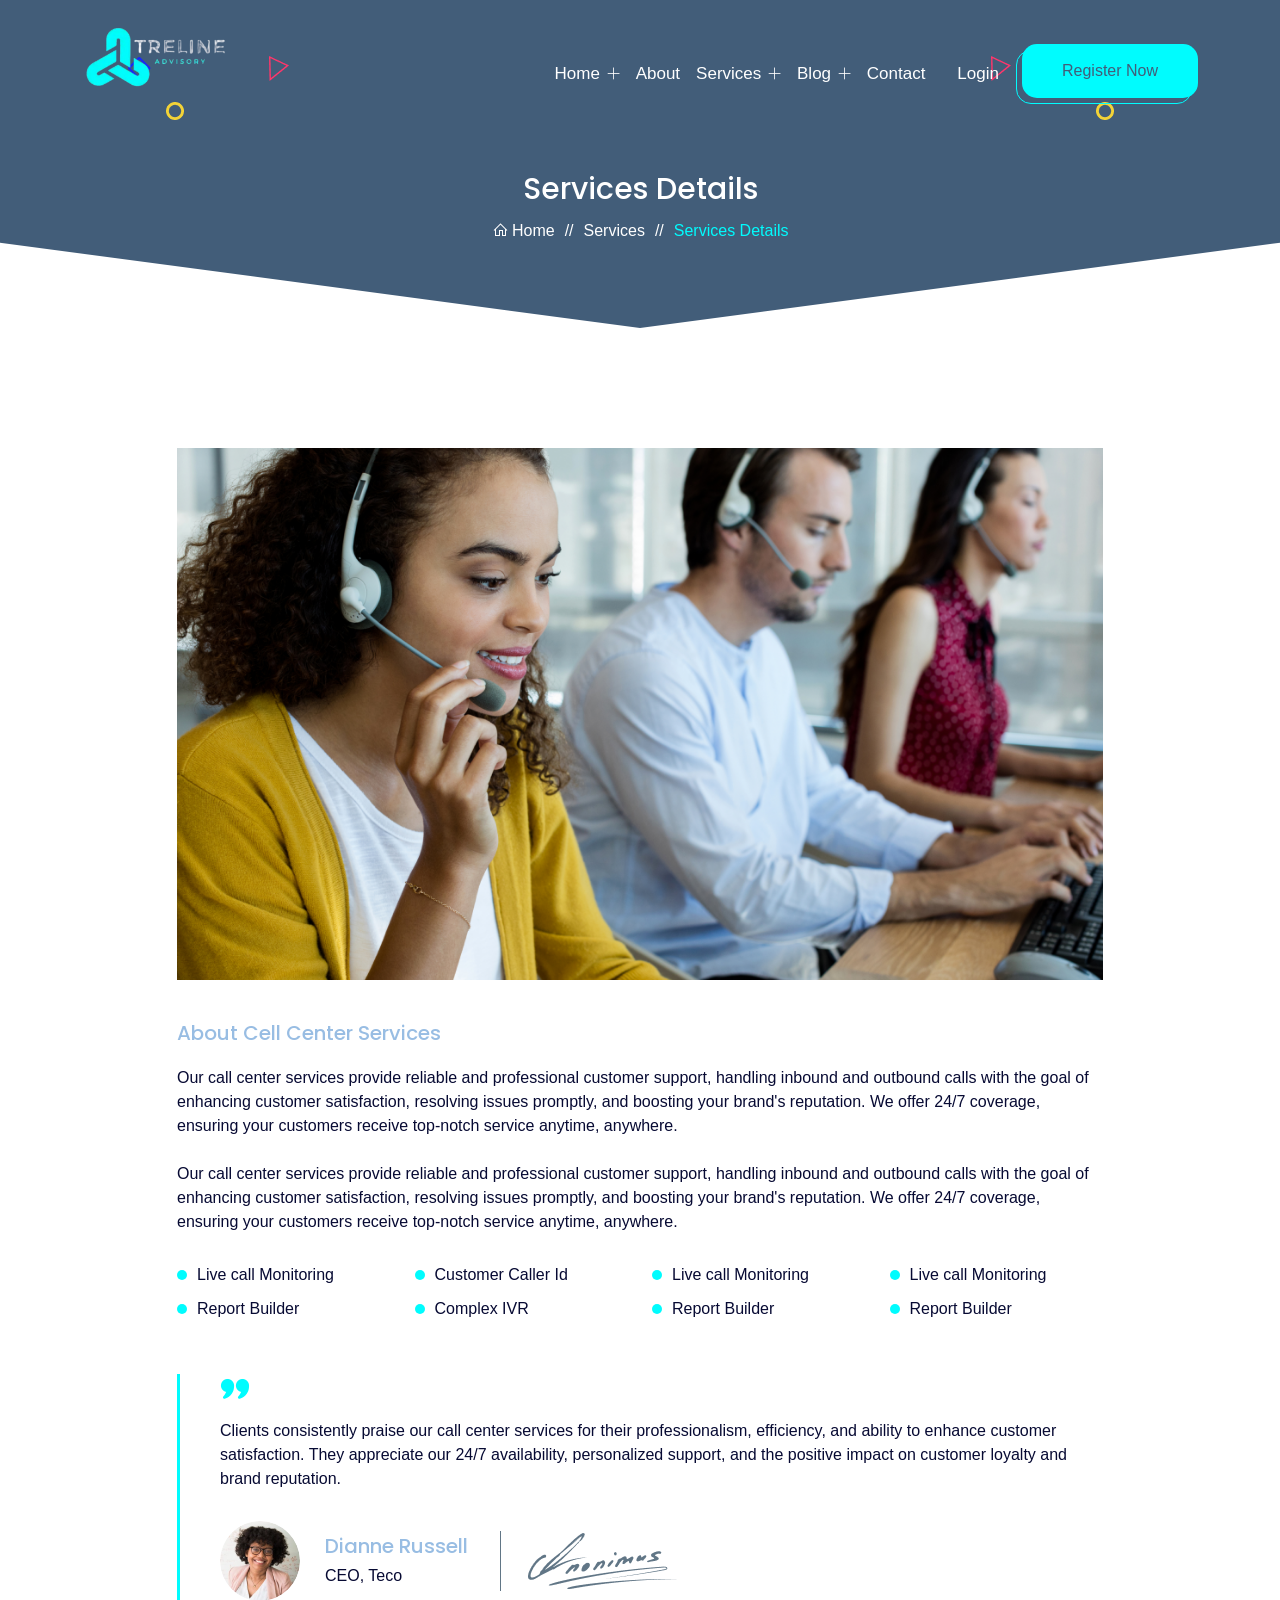
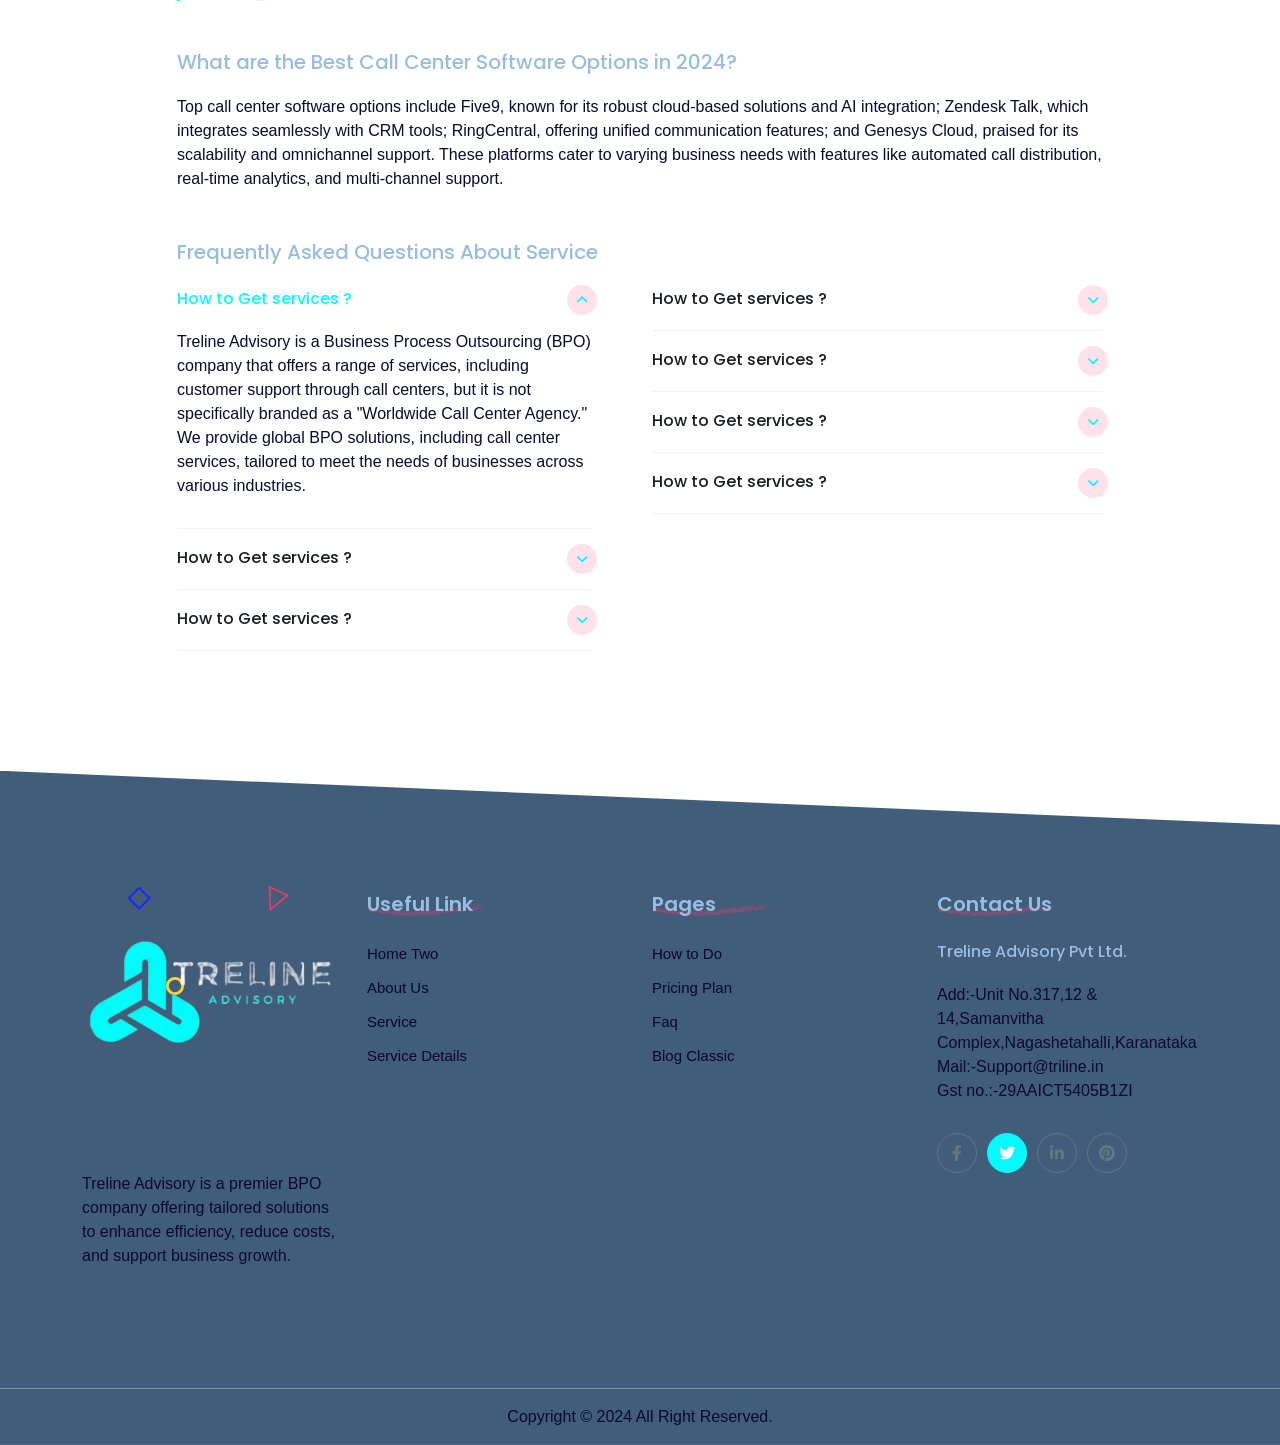
<file: services-details.html>
<!DOCTYPE html>
<html lang="en">


<head>
    <meta charset="UTF-8">
    <meta http-equiv="X-UA-Compatible" content="IE=edge">
    <meta name="viewport" content="width=device-width, initial-scale=1.0">
    <!-- Title -->
    <title> Treline Advisory </title>
    <!-- Favicon -->
    <link rel="shortcut icon" href="assets/images/favicon/favicon.png">
    <!-- Bootstrap -->
    <link rel="stylesheet" href="assets/css/bootstrap.min.css">
    <!-- Fontawesome -->
    <link rel="stylesheet" href="assets/css/fontawesome-all.min.css">
    <!-- Line awesome -->
    <link rel="stylesheet" href="assets/css/line-awesome.min.css">
    <!-- Magnific Popup-->
    <link rel="stylesheet" href="assets/css/magnific-popup.css">
    <!-- Slick -->
    <link rel="stylesheet" href="assets/css/slick.css">
    <!-- Slick -->
    <link rel="stylesheet" href="assets/css/flaticon.css">
    <!-- Odometer -->
    <link rel="stylesheet" href="assets/css/odometer.css">
    <!-- Main css -->
    <link rel="stylesheet" href="assets/css/style.css">
</head>

<body>

    <!--==================== Preloader Start ====================-->
    <div class="preloader">
        <div class="loader-p"> </div>
    </div>
    <!--==================== Preloader End ====================-->

    <!-- ==================== Bottom Header End Here ==================== -->
    <header class="header-bottom" id="header">
        <div class="container">
            <nav class="navbar navbar-expand-xl navbar-light">
                <a class="navbar-brand logo" href="index.html"><img src="assets/images/logo/logo.png" alt=""></a>
                <button class="navbar-toggler header-button" type="button" data-bs-toggle="collapse"
                    data-bs-target="#navbarSupportedContent" aria-controls="navbarSupportedContent"
                    aria-expanded="false" aria-label="Toggle navigation">
                    <span id="hiddenNav"><i class="las la-bars"></i></span>
                </button>

                <div class="collapse navbar-collapse" id="navbarSupportedContent">
                    <ul class="navbar-nav nav-menu ms-auto">
                        <!-- <li class="nav-item">
                            <a class="nav-link active" href="index.html">Home</a>
                        </li> -->
                        <li class="nav-item dropdown">
                            <a class="nav-link" href="#" role="button" data-bs-toggle="dropdown" aria-expanded="false">
                                Home <i class="icon-add-1"></i></a>
                            <ul class="dropdown-menu">
                                <li><a class="dropdown-item" href="index.html">Home One</a></li>
                                <li><a class="dropdown-item" href="index-two.html">Home Two </a></li>
                            </ul>
                        </li>

                        <li class="nav-item">
                            <a class="nav-link" href="about.html">About</a>
                        </li>

                        <li class="nav-item dropdown">
                            <a class="nav-link" href="#" role="button" data-bs-toggle="dropdown" aria-expanded="false">
                                Services <i class="icon-add-1"></i></a>
                            <ul class="dropdown-menu">
                                <li><a class="dropdown-item" href="services.html">Services</a></li>
                                <li><a class="dropdown-item" href="services-details.html">Services Details </a></li>
                            </ul>
                        </li>

                        <!-- <li class="nav-item dropdown">
                      <a class="nav-link" href="#" role="button" data-bs-toggle="dropdown" aria-expanded="false"> Pages <i class="icon-add-1"></i></a>
                      <ul class="dropdown-menu">
                          <li><a class="dropdown-item" href="work.html">How We Work </a></li>
                          <li><a class="dropdown-item" href="pricing.html">Pricing</a></li>
                          <li><a class="dropdown-item" href="faq.html">Faq</a></li>
                          <li><a class="dropdown-item" href="error.html">404 </a></li>
                      </ul>
                  </li>  -->
                        <li class="nav-item dropdown">
                            <a class="nav-link" href="#" role="button" data-bs-toggle="dropdown" aria-expanded="false">
                                Blog <i class="icon-add-1"></i></a>
                            <ul class="dropdown-menu">
                                <li><a class="dropdown-item" href="blog.html">Blog</a></li>
                                <li><a class="dropdown-item" href="blog-classic.html">Blog Classic</a></li>
                                <li><a class="dropdown-item" href="blog-details.html">Blog Details</a></li>
                            </ul>
                        </li>

                        <li class="nav-item">
                            <a class="nav-link" href="contact.html">Contact</a>
                        </li>
                        <li class="header-login ms-xl-3 mt-xl-0 mt-4 mb-xl-0 mb-3">
                            <ul class="login-items-wrapper d-flex align-items-center">
                                <li class="nav-item">
                                    <a class="nav-link" href="login.html">Login</a>
                                </li>
                                <li class="login-items-wrapper__item">
                                    <div class="button-wrapper">
                                        <a class="btn--base bg-one" href="registration.html">Register Now</a>
                                    </div>
                                </li>
                            </ul>
                        </li>
                    </ul>
                </div>
            </nav>
        </div>
    </header>
    <!-- ==================== Bottom Header End Here ==================== -->

    <!-- ==================== Breadcumb Start Here ==================== -->
    <section class="breadcumb section-bg py-120">
        <div class="work-shape d-flex justify-content-center">
            <ul class="work-shape__list">
                <li class="work-shape__item"><img src="assets/images/home-01/shape-circle.png" alt=""></li>
                <li class="work-shape__item"><img src="assets/images/home-01/shape-square.png" alt=""></li>
                <li class="work-shape__item"><img src="assets/images/home-01/shape-triangle.png" alt=""></li>

                <li class="work-shape__item"><img src="assets/images/home-01/shape-circle.png" alt=""></li>
                <li class="work-shape__item"><img src="assets/images/home-01/shape-square.png" alt=""></li>
                <li class="work-shape__item"><img src="assets/images/home-01/shape-triangle.png" alt=""></li>
            </ul>
        </div>
        <div class="container">
            <div class="row justify-content-center">
                <div class="col-lg-8">
                    <div class="breadcumb__wrapper">
                        <h3 class="breadcumb__title"> Services Details </h3>
                        <ul class="breadcumb__list">
                            <li class="breadcumb__item"><a href="index.html" class="breadcumb__link"> <i
                                        class="las la-home"></i> Home</a> </li>
                            <li class="breadcumb__item"> //</li>
                            <li class="breadcumb__item"><a href="services.html" class="breadcumb__link"> Services</a>
                            </li>
                            <li class="breadcumb__item"> //</li>
                            <li class="breadcumb__item"> <span class="breadcumb__item-text"> Services Details </span>
                            </li>
                        </ul>
                    </div>
                </div>
            </div>
        </div>
    </section>
    <!-- ==================== Breadcumb End Here ==================== -->

    <!-- ==================== Service Start Here ==================== -->
    <section class="service-details py-120">
        <div class="container">
            <div class="row justify-content-center">
                <div class="col-lg-10">
                    <div class="row service-details__wrapper gy-5">
                        <div class="col-lg-12">
                            <div class="service-details-content">
                                <div class="service-details-content__thumb">
                                    <img src="assets/images/home-02/service-details-img.png" alt="">
                                </div>
                                <h4 class="service-details-content__title">About Cell Center Services</h4>
                                <p class="service-details-content__desc mb-4">Our call center services provide reliable
                                    and professional customer support, handling inbound and outbound calls with the goal
                                    of enhancing customer satisfaction, resolving issues promptly, and boosting your
                                    brand's reputation. We offer 24/7 coverage, ensuring your customers receive
                                    top-notch service anytime, anywhere. </p>
                                <p class="service-details-content__desc mb-4">Our call center services provide reliable
                                    and professional customer support, handling inbound and outbound calls with the goal
                                    of enhancing customer satisfaction, resolving issues promptly, and boosting your
                                    brand's reputation. We offer 24/7 coverage, ensuring your customers receive
                                    top-notch service anytime, anywhere.
                                </p>
                                <div class="row">
                                    <div class="col-lg-3 col-6">
                                        <ul class="service-details-list">
                                            <li class="service-details-list__item">Live call Monitoring</li>
                                            <li class="service-details-list__item">Report Builder</li>
                                        </ul>
                                    </div>
                                    <div class="col-lg-3 col-6">
                                        <ul class="service-details-list">
                                            <li class="service-details-list__item">Customer Caller Id</li>
                                            <li class="service-details-list__item">Complex IVR</li>
                                        </ul>
                                    </div>
                                    <div class="col-lg-3 col-6">
                                        <ul class="service-details-list">
                                            <li class="service-details-list__item">Live call Monitoring</li>
                                            <li class="service-details-list__item">Report Builder</li>
                                        </ul>
                                    </div>
                                    <div class="col-lg-3 col-6">
                                        <ul class="service-details-list">
                                            <li class="service-details-list__item">Live call Monitoring</li>
                                            <li class="service-details-list__item">Report Builder</li>
                                        </ul>
                                    </div>
                                </div>
                            </div>
                        </div>
                        <div class="col-lg-12">
                            <div class="service-details-quate">
                                <div class="service-details-quate__icon">
                                    <span class="service-details-quate__icon-icon"><span
                                            class="icon-quote"></span></span>
                                </div>
                                <p class="service-details-quate__desc">Clients consistently praise our call center
                                    services for their professionalism, efficiency, and ability to enhance customer
                                    satisfaction. They appreciate our 24/7 availability, personalized support, and the
                                    positive impact on customer loyalty and brand reputation.
                                </p>
                                <ul class="author-wrapper-list">
                                    <li class="author-wrapper-list__item author-info">
                                        <div class="author-info__thumb">
                                            <img src="assets/images/home-02/features-author-img.png" alt="">
                                        </div>
                                        <div class="author-info__content">
                                            <h5 class="author-info__title">Dianne Russell</h5>
                                            <span class="author-info__desc">CEO, Teco</span>
                                        </div>
                                    </li>
                                    <li class="author-wrapper-list__item author__signature">
                                        <img src="assets/images/home-02/features-author-signature.png" alt="">
                                    </li>
                                </ul>
                            </div>
                        </div>
                        <div class="col-lg-12">
                            <div class="service-details-content">
                                <h4 class="service-details-content__title">What are the Best Call Center Software
                                    Options in 2024?</h4>
                                <p class="service-details-content__desc">
                                    Top call center software options include Five9, known for its robust cloud-based
                                    solutions and AI integration; Zendesk Talk, which integrates seamlessly with CRM
                                    tools; RingCentral, offering unified communication features; and Genesys Cloud,
                                    praised for its scalability and omnichannel support. These platforms cater to
                                    varying business needs with features like automated call distribution, real-time
                                    analytics, and multi-channel support.
                                </p>
                            </div>
                        </div>
                        <div class="col-lg-12">
                            <div class="service-details-content">
                                <h4 class="service-details-content__title"> Frequently Asked Questions About Service
                                </h4>
                                <div class="row gy-3">
                                    <div class="col-lg-6 pe-lg-5">
                                        <div class="accordion custom--accordion style-two" id="accordionExample">
                                            <div class="accordion-item">
                                                <h5 class="accordion-header" id="headingOne">
                                                    <button class="accordion-button fs-6" type="button"
                                                        data-bs-toggle="collapse" data-bs-target="#collapseOne"
                                                        aria-expanded="true" aria-controls="collapseOne">
                                                        How to Get services ?
                                                    </button>
                                                </h5>
                                                <div id="collapseOne" class="accordion-collapse collapse show"
                                                    aria-labelledby="headingOne" data-bs-parent="#accordionExample">
                                                    <div class="accordion-body">
                                                        <p>Treline Advisory is a Business Process Outsourcing (BPO)
                                                            company that offers a range of services, including customer
                                                            support through call centers, but it is not specifically
                                                            branded as a "Worldwide Call Center Agency." We provide
                                                            global BPO solutions, including call center services,
                                                            tailored to meet the needs of businesses across various
                                                            industries.</p>
                                                    </div>
                                                </div>
                                            </div>
                                            <div class="accordion-item">
                                                <h5 class="accordion-header" id="headingTwo">
                                                    <button class="accordion-button fs-6 collapsed" type="button"
                                                        data-bs-toggle="collapse" data-bs-target="#collapseTwo"
                                                        aria-expanded="false" aria-controls="collapseTwo">
                                                        How to Get services ?
                                                    </button>
                                                </h5>
                                                <div id="collapseTwo" class="accordion-collapse collapse"
                                                    aria-labelledby="headingTwo" data-bs-parent="#accordionExample">
                                                    <div class="accordion-body">
                                                        <p>Treline Advisory is a Business Process Outsourcing (BPO)
                                                            company that offers a range of services, including customer
                                                            support through call centers, but it is not specifically
                                                            branded as a "Worldwide Call Center Agency." We provide
                                                            global BPO solutions, including call center services,
                                                            tailored to meet the needs of businesses across various
                                                            industries.</p>
                                                    </div>
                                                </div>
                                            </div>
                                            <div class="accordion-item">
                                                <h5 class="accordion-header" id="headingThree">
                                                    <button class="accordion-button fs-6 collapsed" type="button"
                                                        data-bs-toggle="collapse" data-bs-target="#collapseThree"
                                                        aria-expanded="false" aria-controls="collapseThree">
                                                        How to Get services ?
                                                    </button>
                                                </h5>
                                                <div id="collapseThree" class="accordion-collapse collapse"
                                                    aria-labelledby="headingThree" data-bs-parent="#accordionExample">
                                                    <div class="accordion-body">
                                                        <p>Treline Advisory is a Business Process Outsourcing (BPO)
                                                            company that offers a range of services, including customer
                                                            support through call centers, but it is not specifically
                                                            branded as a "Worldwide Call Center Agency." We provide
                                                            global BPO solutions, including call center services,
                                                            tailored to meet the needs of businesses across various
                                                            industries.</p>
                                                    </div>
                                                </div>
                                            </div>
                                        </div>
                                    </div>
                                    <div class="col-lg-6">
                                        <div class="accordion custom--accordion style-two" id="accordionExample2">
                                            <div class="accordion-item">
                                                <h5 class="accordion-header" id="headingfour">
                                                    <button class="accordion-button fs-6 collapsed" type="button"
                                                        data-bs-toggle="collapse" data-bs-target="#collapsefour"
                                                        aria-expanded="false" aria-controls="collapsefour">
                                                        How to Get services ?
                                                    </button>
                                                </h5>
                                                <div id="collapsefour" class="accordion-collapse collapse"
                                                    aria-labelledby="headingfour" data-bs-parent="#accordionExample2">
                                                    <div class="accordion-body">
                                                        <p>Treline Advisory is a Business Process Outsourcing (BPO)
                                                            company that offers a range of services, including customer
                                                            support through call centers, but it is not specifically
                                                            branded as a "Worldwide Call Center Agency." We provide
                                                            global BPO solutions, including call center services,
                                                            tailored to meet the needs of businesses across various
                                                            industries.</p>
                                                    </div>
                                                </div>
                                            </div>
                                            <div class="accordion-item">
                                                <h5 class="accordion-header" id="headingfive">
                                                    <button class="accordion-button fs-6 collapsed" type="button"
                                                        data-bs-toggle="collapse" data-bs-target="#collapsefive"
                                                        aria-expanded="false" aria-controls="collapsefive">
                                                        How to Get services ?
                                                    </button>
                                                </h5>
                                                <div id="collapsefive" class="accordion-collapse collapse"
                                                    aria-labelledby="headingfive" data-bs-parent="#accordionExample2">
                                                    <div class="accordion-body">
                                                        <p>Treline Advisory is a Business Process Outsourcing (BPO)
                                                            company that offers a range of services, including customer
                                                            support through call centers, but it is not specifically
                                                            branded as a "Worldwide Call Center Agency." We provide
                                                            global BPO solutions, including call center services,
                                                            tailored to meet the needs of businesses across various
                                                            industries.</p>
                                                    </div>
                                                </div>
                                            </div>
                                            <div class="accordion-item">
                                                <h5 class="accordion-header" id="headingsix">
                                                    <button class="accordion-button fs-6 collapsed" type="button"
                                                        data-bs-toggle="collapse" data-bs-target="#collapsesix"
                                                        aria-expanded="false" aria-controls="collapsesix">
                                                        How to Get services ?
                                                    </button>
                                                </h5>
                                                <div id="collapsesix" class="accordion-collapse collapse"
                                                    aria-labelledby="headingsix" data-bs-parent="#accordionExample2">
                                                    <div class="accordion-body">
                                                        <p>Treline Advisory is a Business Process Outsourcing (BPO)
                                                            company that offers a range of services, including customer
                                                            support through call centers, but it is not specifically
                                                            branded as a "Worldwide Call Center Agency." We provide
                                                            global BPO solutions, including call center services,
                                                            tailored to meet the needs of businesses across various
                                                            industries.</p>
                                                    </div>
                                                </div>
                                            </div>
                                            <div class="accordion-item">
                                                <h5 class="accordion-header" id="headingseven">
                                                    <button class="accordion-button fs-6 collapsed" type="button"
                                                        data-bs-toggle="collapse" data-bs-target="#collapseseven"
                                                        aria-expanded="false" aria-controls="collapseseven">
                                                        How to Get services ?
                                                    </button>
                                                </h5>
                                                <div id="collapseseven" class="accordion-collapse collapse"
                                                    aria-labelledby="headingseven" data-bs-parent="#accordionExample2">
                                                    <div class="accordion-body">
                                                        <p>Treline Advisory is a Business Process Outsourcing (BPO)
                                                            company that offers a range of services, including customer
                                                            support through call centers, but it is not specifically
                                                            branded as a "Worldwide Call Center Agency." We provide
                                                            global BPO solutions, including call center services,
                                                            tailored to meet the needs of businesses across various
                                                            industries.</p>
                                                    </div>
                                                </div>
                                            </div>
                                        </div>
                                    </div>
                                </div>
                            </div>
                        </div>
                    </div>
                </div>
            </div>
        </div>
    </section>
    <!-- ==================== Service End Here ==================== -->

    <!-- ==================== Footer Start Here ==================== -->
    <footer class="footer-area section-bg-two">
        <ul class="work-shape__list">
            <li class="work-shape__item"><img src="assets/images/home-01/shape-circle.png" alt=""></li>
            <li class="work-shape__item"><img src="assets/images/home-01/shape-square.png" alt=""></li>
            <li class="work-shape__item"><img src="assets/images/home-01/shape-triangle.png" alt=""></li>
        </ul>
        <div class="container footer-top py-120">
            <div class="row justify-content-center gy-5">
                <div class="col-xl-3 col-sm-6">
                    <div class="footer-item">
                        <div class="footer-item__logo">
                            <a href="index.html"> <img src="assets/images/logo/logo-footer.png" alt=""></a>
                        </div>
                        <p class="footer-item__desc">Treline Advisory is a premier BPO company offering tailored
                            solutions to enhance efficiency, reduce costs, and support business growth.</p>
                    </div>
                </div>
                <div class="col-xl-3 col-sm-6">
                    <div class="footer-item">
                        <h5 class="footer-item__title bg-img bg-img__contain"
                            style="background-image: url(assets/images/home-01/footer-title-bg.png);">Useful Link</h5>
                        <ul class="footer-menu">
                            <li class="footer-menu__item"><a href="index-two.html" class="footer-menu__link">Home
                                    Two</a></li>
                            <li class="footer-menu__item"><a href="about.html" class="footer-menu__link">About Us</a>
                            </li>
                            <li class="footer-menu__item"><a href="services.html" class="footer-menu__link">Service</a>
                            </li>
                            <li class="footer-menu__item"><a href="services-details.html"
                                    class="footer-menu__link">Service Details</a></li>
                        </ul>
                    </div>
                </div>
                <div class="col-xl-3 col-sm-6">
                    <div class="footer-item">
                        <h5 class="footer-item__title bg-img bg-img__contain"
                            style="background-image: url(assets/images/home-01/footer-title-bg.png);">Pages</h5>
                        <ul class="footer-menu">
                            <li class="footer-menu__item"><a href="work.html" class="footer-menu__link">How to Do </a>
                            </li>
                            <li class="footer-menu__item"><a href="pricing.html" class="footer-menu__link">Pricing Plan
                                </a></li>
                            <li class="footer-menu__item"><a href="faq.html" class="footer-menu__link">Faq</a></li>
                            <li class="footer-menu__item"><a href="blog-classic.html" class="footer-menu__link">Blog
                                    Classic </a></li>
                        </ul>
                    </div>
                </div>
                <div class="col-xl-3 col-sm-6">
                    <div class="footer-item">
                        <h5 class="footer-item__title bg-img bg-img__contain"
                            style="background-image: url(assets/images/home-01/footer-title-bg.png);">Contact Us</h5>
                        <h6>Treline Advisory Pvt Ltd.</h6>
                        <p class="footer-item__desc">Add:-Unit No.317,12 & 14,Samanvitha
                            Complex,Nagashetahalli,Karanataka</p>
                        <P class="footer-item__desc">Mail:-Support@triline.in</P>
                        <p class="footer-item__desc">Gst no.:-29AAICT5405B1ZI</p>
                        <ul class="social-list">
                            <li class="social-list__item"><a href="www.facebook.html" class="social-list__link"><i
                                        class="fab fa-facebook-f"></i></a> </li>
                            <li class="social-list__item"><a href="www.twitter.html" class="social-list__link active">
                                    <i class="fab fa-twitter"></i></a></li>
                            <li class="social-list__item"><a href="www.linkedin.html" class="social-list__link"> <i
                                        class="fab fa-linkedin-in"></i></a></li>
                            <li class="social-list__item"><a href="www.pinterest.html" class="social-list__link"> <i
                                        class="fab fa-pinterest"></i></a></li>
                        </ul>
                    </div>
                </div>
            </div>
        </div>
        <!-- bottom Footer -->
        <div class="bottom-footer section-bg-two py-3">
            <div class="container">
                <div class="row gy-3">
                    <div class="col-md-12 text-center">
                        <p class="bottom-footer-text"> Copyright © 2024 All Right Reserved.</p>
                    </div>
                </div>
            </div>
        </div>
    </footer>
    <!-- ==================== Footer End Here ==================== -->

    <!-- ==================== Scroll to Top End Here ==================== -->
    <a class="scroll-top"><i class="fas fa-angle-double-up"></i></a>
    <!-- ==================== Scroll to Top End Here ==================== -->

    <!-- Jquery js -->
    <script src="assets/js/jquery-3.6.0.min.js"></script>
    <!-- Popper js -->
    <script src="assets/js/popper.min.js"></script>
    <!-- Bootstrap js -->
    <script src="assets/js/bootstrap.min.js"></script>
    <!-- Magnific Popup -->
    <script src="assets/js/magnific-popup.min.js"></script>
    <!-- Slick js -->
    <script src="assets/js/slick.min.js"></script>
    <!-- Odometer js -->
    <script src="assets/js/odometer.min.js"></script>
    <!-- Viewport js -->
    <script src="assets/js/viewport.jquery.js"></script>
    <!-- Main js -->
    <script src="assets/js/main.js"></script>

</body>


</html>
</file>
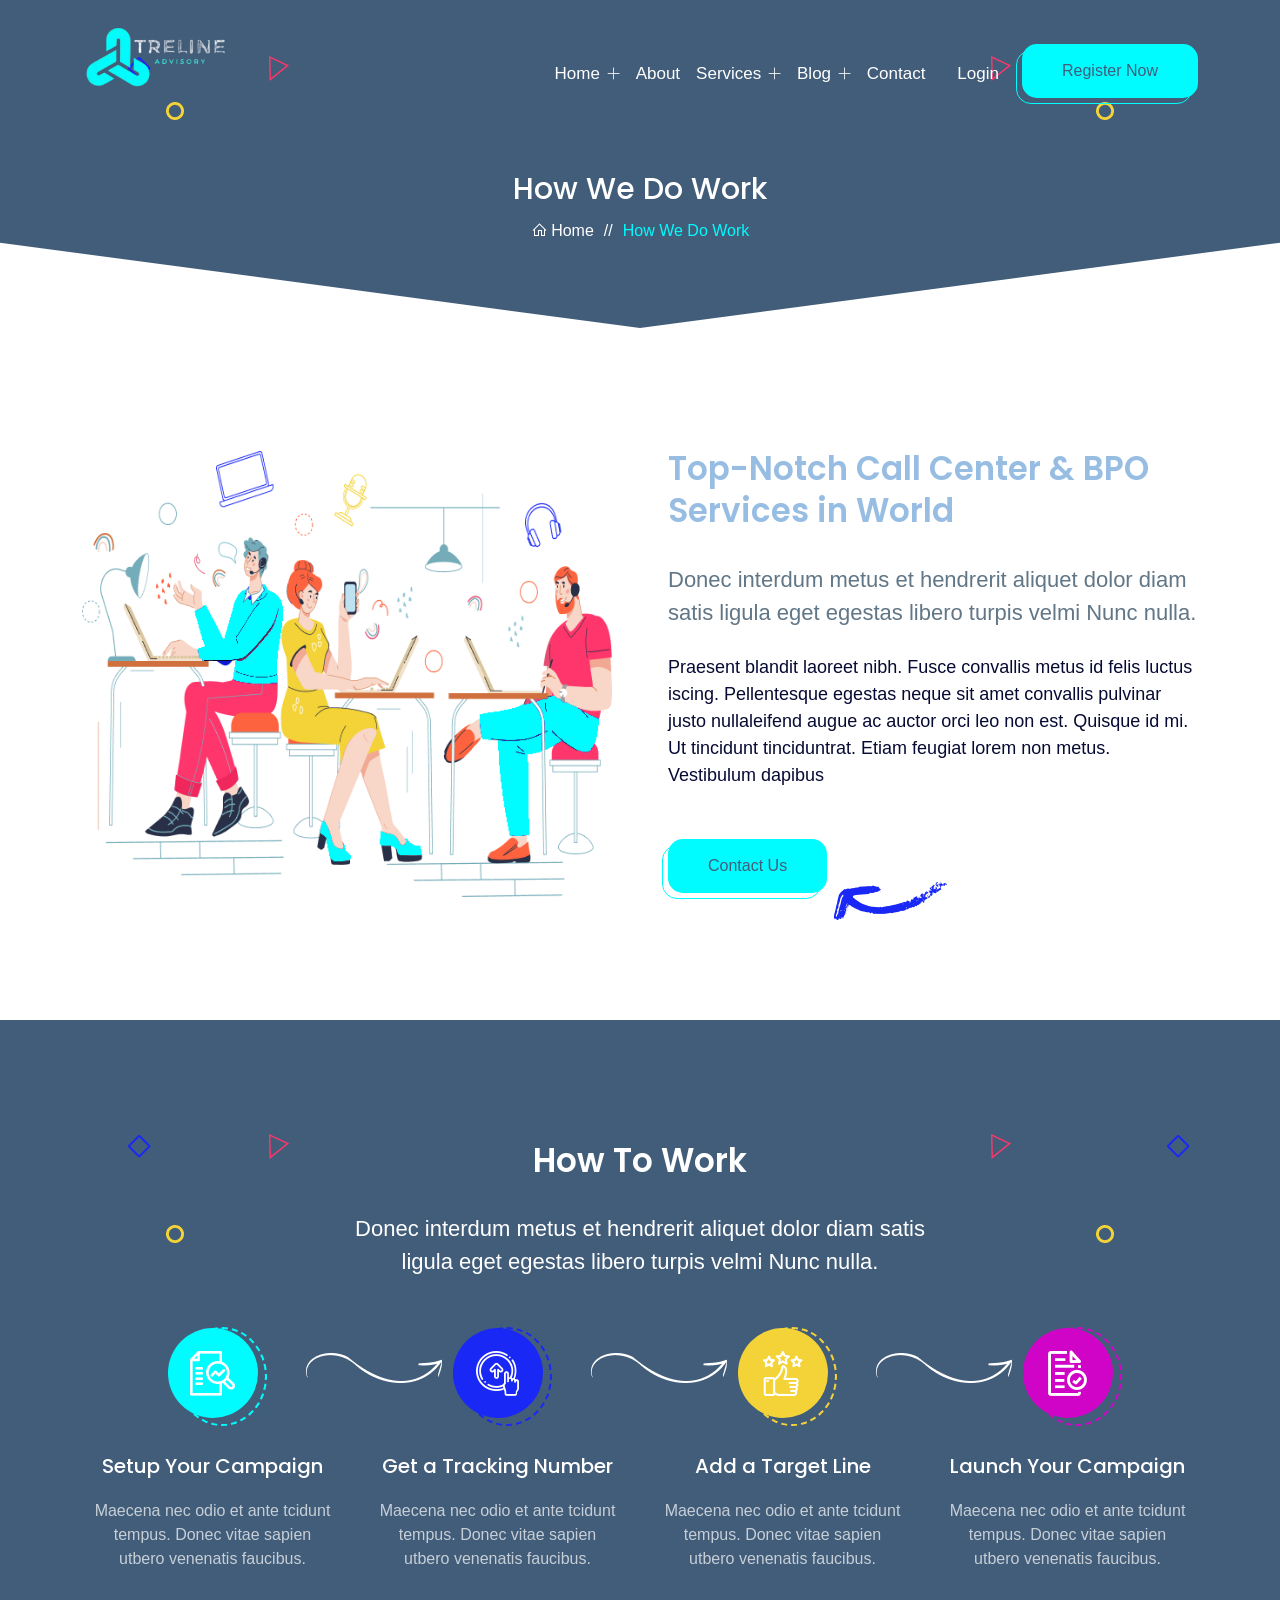
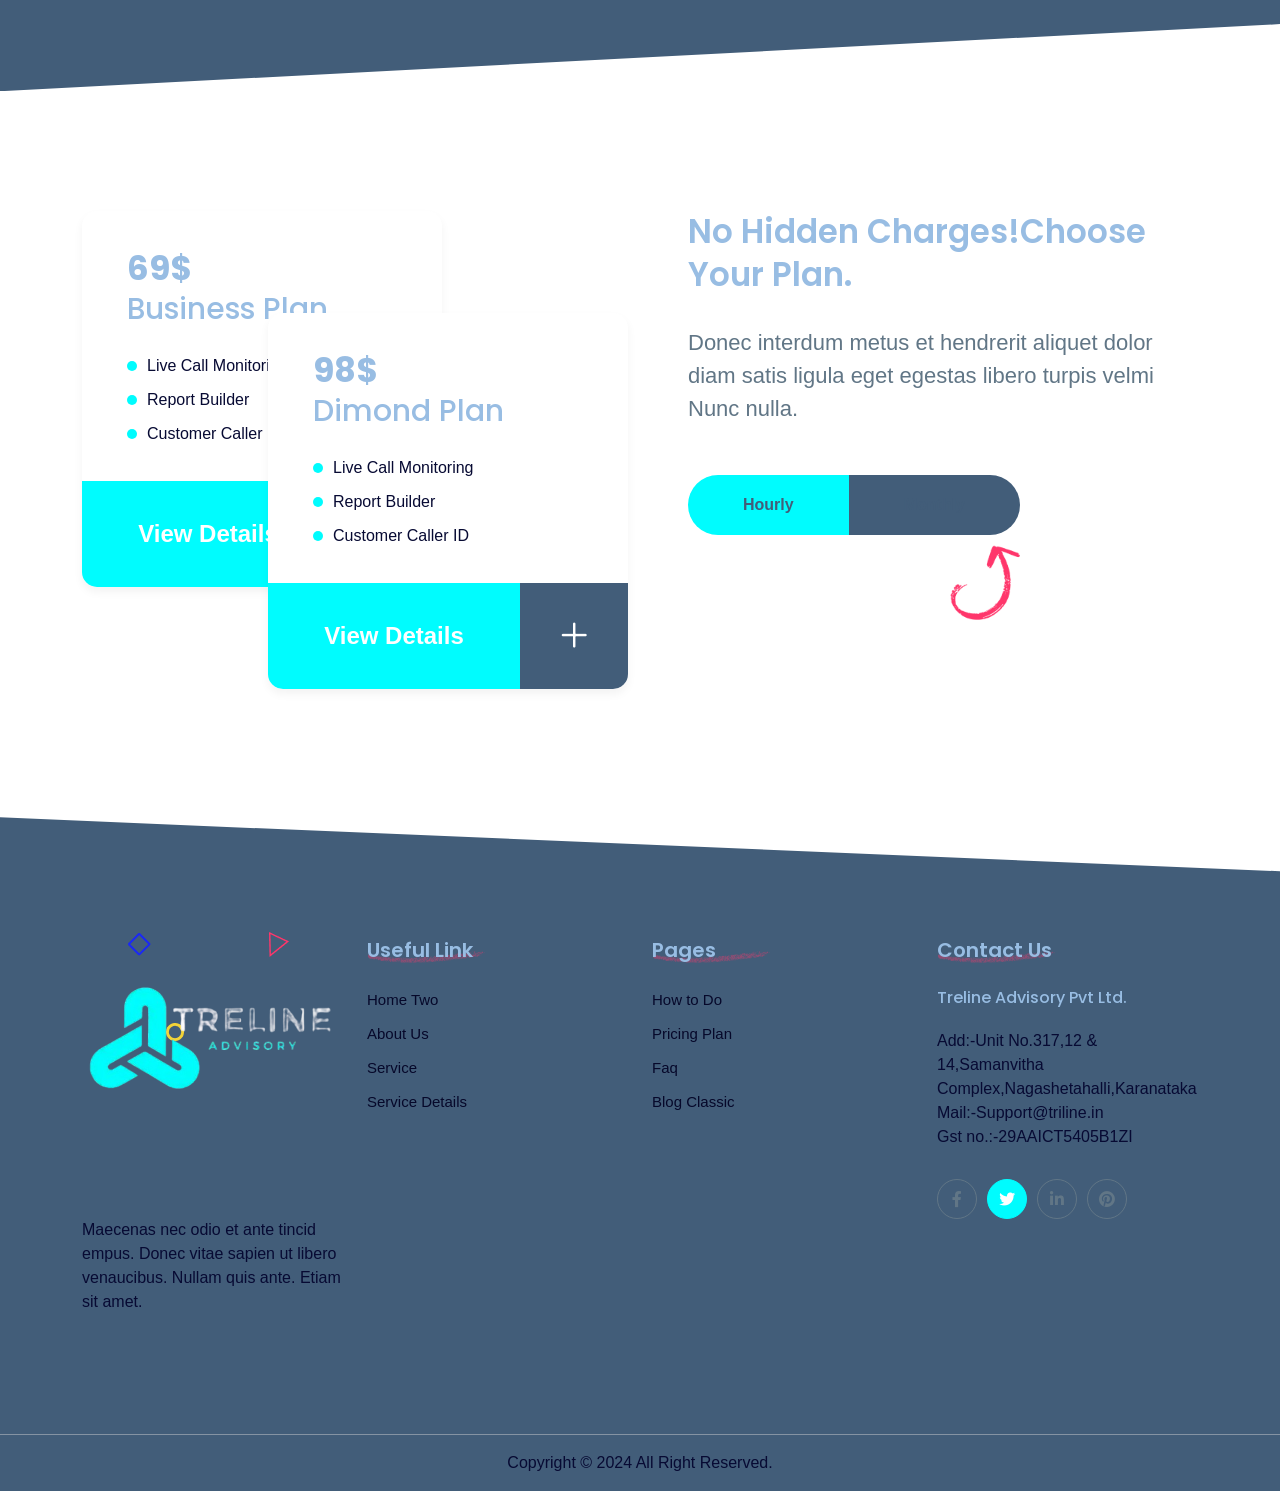
<file: work.html>
<!DOCTYPE html>
<html lang="en">


<head>
    <meta charset="UTF-8">
    <meta http-equiv="X-UA-Compatible" content="IE=edge">
    <meta name="viewport" content="width=device-width, initial-scale=1.0">
    <!-- Title -->
    <title> Treline Advisory </title>
    <!-- Favicon -->
    <link rel="shortcut icon" href="assets/images/favicon/favicon.png">
    <!-- Bootstrap -->
    <link rel="stylesheet" href="assets/css/bootstrap.min.css">
    <!-- Fontawesome -->
    <link rel="stylesheet" href="assets/css/fontawesome-all.min.css">
    <!-- Line awesome -->
    <link rel="stylesheet" href="assets/css/line-awesome.min.css">
    <!-- Magnific Popup-->
    <link rel="stylesheet" href="assets/css/magnific-popup.css">
    <!-- Slick -->
    <link rel="stylesheet" href="assets/css/slick.css">
    <!-- Slick -->
    <link rel="stylesheet" href="assets/css/flaticon.css">
    <!-- Odometer -->
    <link rel="stylesheet" href="assets/css/odometer.css">
    <!-- Main css -->
    <link rel="stylesheet" href="assets/css/style.css">
</head>
<body>
    
<!--==================== Preloader Start ====================-->
<div class="preloader">
    <div class="loader-p"> </div>
  </div>
<!--==================== Preloader End ====================-->

<!-- ==================== Bottom Header End Here ==================== -->
<header class="header-bottom" id="header">
    <div class="container">
        <nav class="navbar navbar-expand-xl navbar-light">
            <a class="navbar-brand logo" href="index.html"><img src="assets/images/logo/logo.png" alt=""></a>
            <button class="navbar-toggler header-button" type="button" data-bs-toggle="collapse" data-bs-target="#navbarSupportedContent" aria-controls="navbarSupportedContent" aria-expanded="false" aria-label="Toggle navigation">
              <span id="hiddenNav"><i class="las la-bars"></i></span>
            </button>

            <div class="collapse navbar-collapse" id="navbarSupportedContent">
                <ul class="navbar-nav nav-menu ms-auto">
                    <!-- <li class="nav-item">
                        <a class="nav-link active" href="index.html">Home</a>
                      </li>  -->
                    <li class="nav-item dropdown">
                        <a class="nav-link" href="#" role="button" data-bs-toggle="dropdown" aria-expanded="false"> Home <i class="icon-add-1"></i></a>
                        <ul class="dropdown-menu">
                            <li><a class="dropdown-item" href="index.html">Home One</a></li>
                            <li><a class="dropdown-item" href="index-two.html">Home Two </a></li>
                        </ul>
                    </li> 
                    
                    <li class="nav-item">
                        <a class="nav-link" href="about.html">About</a>
                    </li>
                    
                    <li class="nav-item dropdown">
                        <a class="nav-link" href="#" role="button" data-bs-toggle="dropdown" aria-expanded="false"> Services <i class="icon-add-1"></i></a>
                        <ul class="dropdown-menu">
                            <li><a class="dropdown-item" href="services.html">Services</a></li>
                            <li><a class="dropdown-item" href="services-details.html">Services Details </a></li>
                        </ul>
                    </li> 
                    <!-- <li class="nav-item dropdown">
                      <a class="nav-link" href="#" role="button" data-bs-toggle="dropdown" aria-expanded="false"> Pages <i class="icon-add-1"></i></a>
                      <ul class="dropdown-menu">
                          <li><a class="dropdown-item" href="work.html">How We Work </a></li>
                          <li><a class="dropdown-item" href="pricing.html">Pricing</a></li>
                          <li><a class="dropdown-item" href="faq.html">Faq</a></li>
                          <li><a class="dropdown-item" href="error.html">404 </a></li>
                      </ul>
                  </li>  -->
                    <li class="nav-item dropdown">
                        <a class="nav-link" href="#" role="button" data-bs-toggle="dropdown" aria-expanded="false"> Blog <i class="icon-add-1"></i></a>
                        <ul class="dropdown-menu">
                            <li><a class="dropdown-item" href="blog.html">Blog</a></li>
                            <li><a class="dropdown-item" href="blog-classic.html">Blog Classic</a></li>
                            <li><a class="dropdown-item" href="blog-details.html">Blog Details</a></li>
                        </ul>
                    </li> 
                    <li class="nav-item">
                        <a class="nav-link" href="contact.html">Contact</a>
                    </li>
                    <li class="header-login ms-xl-3 mt-xl-0 mt-4 mb-xl-0 mb-3">
                        <ul class="login-items-wrapper d-flex align-items-center">
                            <li class="nav-item">
                                <a class="nav-link" href="login.html">Login</a>
                            </li>
                            <li class="login-items-wrapper__item">
                                <div class="button-wrapper">
                                    <a class="btn--base bg-one" href="registration.html">Register Now</a>
                                </div>
                            </li>
                        </ul>
                    </li>
                </ul>
            </div>
        </nav>
    </div>
</header>
<!-- ==================== Bottom Header End Here ==================== -->

<!-- ==================== Breadcumb Start Here ==================== -->
<section class="breadcumb section-bg py-120">
    <div class="work-shape d-flex justify-content-center">
        <ul class="work-shape__list">
            <li class="work-shape__item"><img src="assets/images/home-01/shape-circle.png" alt=""></li>
            <li class="work-shape__item"><img src="assets/images/home-01/shape-square.png" alt=""></li>
            <li class="work-shape__item"><img src="assets/images/home-01/shape-triangle.png" alt=""></li>

            <li class="work-shape__item"><img src="assets/images/home-01/shape-circle.png" alt=""></li>
            <li class="work-shape__item"><img src="assets/images/home-01/shape-square.png" alt=""></li>
            <li class="work-shape__item"><img src="assets/images/home-01/shape-triangle.png" alt=""></li>
        </ul>
    </div>
    <div class="container">
        <div class="row justify-content-center">
            <div class="col-lg-8">
                <div class="breadcumb__wrapper">
                    <h3 class="breadcumb__title"> How We Do Work </h3>
                    <ul class="breadcumb__list">
                        <li class="breadcumb__item"><a href="index.html" class="breadcumb__link"> <i class="las la-home"></i> Home</a> </li>
                        <li class="breadcumb__item"> //</li>
                        <li class="breadcumb__item"> <span class="breadcumb__item-text"> How We Do Work</span> </li>
                    </ul>
                </div>
            </div>
        </div>
    </div>
</section>
<!-- ==================== Breadcumb End Here ==================== -->

<!-- ==================== About Start Here ==================== -->
<section class="py-120">
    <div class="container">
        <div class="row align-items-center gy-5 flex-wrap-reverse">
            <div class="col-lg-6">
                <div class="about-left pe-lg-3 ">
                    <div class="about-left__thumb">
                        <img class="w-100" src="assets/images/home-01/about-img.png" alt="">
                    </div>
                </div>
            </div>
            <div class="col-lg-6">
                <div class="about-right ps-lg-3">
                    <div class="section-heading style-two">
                        <h2 class="section-heading__title">Top-Notch Call Center & BPO Services in World</h2>
                        <p class="section-heading__subtitle">Donec interdum metus et hendrerit aliquet dolor diam satis ligula eget egestas libero turpis velmi Nunc nulla.</p>
                        <p class="section-heading__desc">Praesent blandit laoreet nibh. Fusce convallis metus id felis luctus iscing. Pellentesque egestas neque sit amet convallis pulvinar justo nullaleifend augue ac auctor orci leo non est. Quisque id mi. Ut tincidunt tinciduntrat. Etiam feugiat lorem non metus. Vestibulum dapibus </p>
                    </div>
                    <div class="button-wrapper ">
                        <a href="contact.html" class="btn--base bg-one">Contact Us</a>
                        <div class="button-wrapper__arrow arrow-two">
                            <img class="" src="assets/images/home-01/arrow-base-two.png" alt="">
                        </div>
                    </div>
                </div>
            </div>
        </div>
    </div>
</section>
<!-- ==================== About End Here ==================== -->

<!-- ==================== Work Section Start Here ==================== -->
<section class="work py-120 section-bg">
    <div class="container">
        <div class="row">
            <div class="col-lg-12">
                <div class="section-heading">
                    <h2 class="section-heading__title text-white">How To Work</h2>
                    <p class="section-heading__subtitle text-white">Donec interdum metus et hendrerit aliquet dolor diam satis ligula eget egestas libero turpis velmi Nunc nulla.</p>
                </div>
            </div>
        </div>
        <div class="work-shape d-flex justify-content-center">
            <ul class="work-shape__list">
                <li class="work-shape__item"><img src="assets/images/home-01/shape-circle.png" alt=""></li>
                <li class="work-shape__item"><img src="assets/images/home-01/shape-square.png" alt=""></li>
                <li class="work-shape__item"><img src="assets/images/home-01/shape-triangle.png" alt=""></li>

                <li class="work-shape__item"><img src="assets/images/home-01/shape-circle.png" alt=""></li>
                <li class="work-shape__item"><img src="assets/images/home-01/shape-square.png" alt=""></li>
                <li class="work-shape__item"><img src="assets/images/home-01/shape-triangle.png" alt=""></li>
            </ul>
        </div>
        <div class="row gy-5 work__inner">
            <div class="col-lg-3 col-sm-6">
                <div class="work-item text-center">
                    <div class="work-item__arrow">
                        <img src="assets/images/home-01/work-arrow.png" alt="">
                    </div>
                    <div class="work-item__icon">
                        <span class="icon-research"></span>
                    </div>
                    <h5 class="work-item__title text-white">Setup Your Campaign</h5>
                    <p class="work-item__desc text--color-darken">Maecena nec odio et ante tcidunt tempus. Donec vitae sapien utbero venenatis faucibus. </p>
                </div>
            </div>
            <div class="col-lg-3 col-sm-6">
                <div class="work-item text-center">
                    <div class="work-item__arrow">
                        <img src="assets/images/home-01/work-arrow.png" alt="">
                    </div>
                    <div class="work-item__icon">
                        <span class="icon-submit"></span>
                    </div>
                    <h5 class="work-item__title text-white">Get a Tracking Number</h5>
                    <p class="work-item__desc text--color-darken">Maecena nec odio et ante tcidunt tempus. Donec vitae sapien utbero venenatis faucibus. </p>
                </div>
            </div>
            <div class="col-lg-3 col-sm-6">
                <div class="work-item text-center">
                    <div class="work-item__arrow">
                        <img src="assets/images/home-01/work-arrow.png" alt="">
                    </div>
                    <div class="work-item__icon">
                        <span class="icon-positive-review"></span>
                    </div>
                    <h5 class="work-item__title text-white">Add a Target Line</h5>
                    <p class="work-item__desc text--color-darken">Maecena nec odio et ante tcidunt tempus. Donec vitae sapien utbero venenatis faucibus. </p>
                </div>
            </div>
            <div class="col-lg-3 col-sm-6">
                <div class="work-item text-center">
                    <div class="work-item__icon">
                        <span class="icon-document"></span>
                    </div>
                    <h5 class="work-item__title text-white">Launch Your Campaign</h5>
                    <p class="work-item__desc text--color-darken">Maecena nec odio et ante tcidunt tempus. Donec vitae sapien utbero venenatis faucibus. </p>
                </div>
            </div>
        </div>
    </div>
</section>
<!-- ==================== Work Section End Here ==================== -->

<!-- ==================== Pricing Start Here ==================== -->
<section class="pricing py-120">
    <div class="container">
        <div class="row gy-4">
            <div class="col-lg-6">
                <div class="pricing-wrapper">
                    <div class="pricing-item">
                        <div class="pricing-item__content">
                            <h1 class="pricing-item__price">69$</h1>
                            <h3 class="pricing-item__name">Business Plan</h3>
                            <ul class="pricing-item__list">
                                <li>Live Call Monitoring</li>
                                <li>Report Builder</li>
                                <li>Customer Caller ID</li>
                            </ul>
                        </div>
                        <div class="pricing-item__details">
                            <a href="#" class="pricing-item__details-btn">View Details</a>
                            <a href="#" class="pricing-item__details-icon"><span class="icon-plus"></span></a>
                        </div>
                    </div>
                    <div class="pricing-item">
                        <div class="pricing-item__content">
                            <h1 class="pricing-item__price">98$</h1>
                            <h3 class="pricing-item__name">Dimond Plan</h3>
                            <ul class="pricing-item__list">
                                <li>Live Call Monitoring</li>
                                <li>Report Builder</li>
                                <li>Customer Caller ID</li>
                            </ul>
                        </div>
                        <div class="pricing-item__details">
                            <a href="#" class="pricing-item__details-btn">View Details</a>
                            <a href="#" class="pricing-item__details-icon"><span class="icon-plus"></span></a>
                        </div>
                    </div>
                </div>
            </div>
            <div class="col-lg-6 ps-lg-5">
                <div class="pricing-right">
                    <div class="section-heading style-two">
                        <h2 class="section-heading__title">No Hidden Charges!Choose Your Plan.</h2>
                        <p class="section-heading__subtitle">Donec interdum metus et hendrerit aliquet dolor diam satis ligula eget egestas libero turpis velmi Nunc nulla.</p>
                    </div>
                    <div class="pricing-right__buttons">
                        <div class="pricing-right__arrow">
                            <img src="assets/images/home-01/pricing-arrow.png" alt="">
                        </div>
                        <ul class="pricing-right__btn-group d-flex flex-wrap">
                            <li> <a href="pricing.html" class="buttons btn--base">Hourly</a> </li>
                            <li> <a href="pricing.html" class="buttons btn--two">Monthly</a> </li>
                        </ul>
                    </div>
                </div>
            </div>
        </div>
    </div>
  </section>
  <!-- ==================== Pricing End Here ==================== -->

<!-- ==================== Footer Start Here ==================== -->
<footer class="footer-area section-bg-two">
    <ul class="work-shape__list">
        <li class="work-shape__item"><img src="assets/images/home-01/shape-circle.png" alt=""></li>
        <li class="work-shape__item"><img src="assets/images/home-01/shape-square.png" alt=""></li>
        <li class="work-shape__item"><img src="assets/images/home-01/shape-triangle.png" alt=""></li>
    </ul>
  <div class="container footer-top py-120">
      <div class="row justify-content-center gy-5">
          <div class="col-xl-3 col-sm-6">
              <div class="footer-item">
                  <div class="footer-item__logo">
                      <a href="index.html"> <img src="assets/images/logo/logo-footer.png" alt=""></a>
                  </div>
                  <p class="footer-item__desc">Maecenas nec odio et ante tincid empus. Donec vitae sapien ut libero venaucibus. Nullam quis ante. Etiam sit amet.</p>
              </div>
          </div>
          <div class="col-xl-3 col-sm-6">
              <div class="footer-item">
                  <h5 class="footer-item__title bg-img bg-img__contain" style="background-image: url(assets/images/home-01/footer-title-bg.png);">Useful Link</h5>
                  <ul class="footer-menu">
                      <li class="footer-menu__item"><a href="index-two.html" class="footer-menu__link">Home Two</a></li>
                      <li class="footer-menu__item"><a href="about.html" class="footer-menu__link">About Us</a></li>
                      <li class="footer-menu__item"><a href="services.html" class="footer-menu__link">Service</a></li>
                      <li class="footer-menu__item"><a href="services-details.html" class="footer-menu__link">Service Details</a></li>
                  </ul>
              </div>
          </div>
          <div class="col-xl-3 col-sm-6">
              <div class="footer-item">
                  <h5 class="footer-item__title bg-img bg-img__contain" style="background-image: url(assets/images/home-01/footer-title-bg.png);">Pages</h5>
                  <ul class="footer-menu">
                      <li class="footer-menu__item"><a href="work.html" class="footer-menu__link">How to Do </a></li>
                      <li class="footer-menu__item"><a href="pricing.html" class="footer-menu__link">Pricing Plan </a></li>
                      <li class="footer-menu__item"><a href="faq.html" class="footer-menu__link">Faq</a></li>
                      <li class="footer-menu__item"><a href="blog-classic.html" class="footer-menu__link">Blog Classic </a></li>
                  </ul>
              </div>
          </div>
          <div class="col-xl-3 col-sm-6">
              <div class="footer-item">
                  <h5 class="footer-item__title bg-img bg-img__contain" style="background-image: url(assets/images/home-01/footer-title-bg.png);">Contact Us</h5>
                  <h6>Treline Advisory Pvt Ltd.</h6>
                  <p class="footer-item__desc">Add:-Unit No.317,12 & 14,Samanvitha Complex,Nagashetahalli,Karanataka</p>
                  <P class="footer-item__desc">Mail:-Support@triline.in</P>
                  <p  class="footer-item__desc">Gst no.:-29AAICT5405B1ZI</p>
                  <ul class="social-list">
                    <li class="social-list__item"><a href="www.facebook.html" class="social-list__link"><i class="fab fa-facebook-f"></i></a> </li>
                    <li class="social-list__item"><a href="www.twitter.html" class="social-list__link active"> <i class="fab fa-twitter"></i></a></li>
                    <li class="social-list__item"><a href="www.linkedin.html" class="social-list__link"> <i class="fab fa-linkedin-in"></i></a></li>
                    <li class="social-list__item"><a href="www.pinterest.html" class="social-list__link"> <i class="fab fa-pinterest"></i></a></li>
                </ul>
              </div>
          </div>
      </div>
  </div>
  <!-- bottom Footer -->
  <div class="bottom-footer section-bg-two py-3">
    <div class="container">
        <div class="row gy-3">
            <div class="col-md-12 text-center">
                <p class="bottom-footer-text"> Copyright © 2024 All Right Reserved.</p>
            </div>
        </div>
    </div>
  </div>
</footer>
<!-- ==================== Footer End Here ==================== -->

<!-- ==================== Scroll to Top End Here ==================== -->
<a class="scroll-top"><i class="fas fa-angle-double-up"></i></a>
<!-- ==================== Scroll to Top End Here ==================== -->


<!-- Jquery js -->
<script src="assets/js/jquery-3.6.0.min.js"></script>
<!-- Popper js -->
<script src="assets/js/popper.min.js"></script>
<!-- Bootstrap js -->
<script src="assets/js/bootstrap.min.js"></script>
<!-- Magnific Popup -->
<script src="assets/js/magnific-popup.min.js"></script>
<!-- Slick js -->
<script src="assets/js/slick.min.js"></script>
<!-- Odometer js -->
<script src="assets/js/odometer.min.js"></script>
<!-- Viewport js -->
<script src="assets/js/viewport.jquery.js"></script>
<!-- Main js -->
<script src="assets/js/main.js"></script>

</body>


</html>
</file>
<file: assets/css/flaticon.css>
@font-face {
  font-family: 'icomoon';
  src:  url('../fonts/icomoon0a5e.eot?qlclmr');
  src:  url('../fonts/icomoon0a5e.eot?qlclmr#iefix') format('embedded-opentype'),
    url('../fonts/icomoon0a5e.ttf?qlclmr') format('truetype'),
    url('../fonts/icomoon0a5e.woff?qlclmr') format('woff'),
    url('../fonts/icomoon0a5e.svg?qlclmr#icomoon') format('svg');
  font-weight: normal;
  font-style: normal;
  font-display: block;
}

[class^="icon-"], [class*=" icon-"] {
  /* use !important to prevent issues with browser extensions that change fonts */
  font-family: 'icomoon' !important;
  speak: never;
  font-style: normal;
  font-weight: normal;
  font-variant: normal;
  text-transform: none;
  line-height: 1;

  /* Better Font Rendering =========== */
  -webkit-font-smoothing: antialiased;
  -moz-osx-font-smoothing: grayscale;
}

.icon-play-button-arrowhead:before {
  content: "\e900";
}
.icon-time:before {
  content: "\e901";
}
.icon-feedback:before {
  content: "\e902";
}
.icon-check:before {
  content: "\e903";
}
.icon-document:before {
  content: "\e904";
}
.icon-positive-review:before {
  content: "\e905";
}
.icon-question:before {
  content: "\e906";
}
.icon-mission:before {
  content: "\e907";
}
.icon-chat:before {
  content: "\e908";
}
.icon-writing:before {
  content: "\e909";
}
.icon-cms:before {
  content: "\e90a";
}
.icon-headphones:before {
  content: "\e90b";
}
.icon-mission-1:before {
  content: "\e90c";
}
.icon-research:before {
  content: "\e90d";
}
.icon-submit:before {
  content: "\e90e";
}
.icon-target:before {
  content: "\e90f";
}
.icon-handshake:before {
  content: "\e910";
}
.icon-24-hours:before {
  content: "\e911";
}
.icon-diamond:before {
  content: "\e912";
}
.icon-phone-call:before {
  content: "\e913";
}
.icon-email:before {
  content: "\e914";
}
.icon-location:before {
  content: "\e915";
}
.icon-magnifying-glass:before {
  content: "\e916";
}
.icon-plus:before {
  content: "\e917";
}
.icon-minus-sign:before {
  content: "\e918";
}
.icon-quote:before {
  content: "\e919";
}
.icon-down-arrow:before {
  content: "\e91a";
}
.icon-add-1:before {
  content: "\e93d";
}
</file>
<file: assets/css/odometer.css>
.odometer.odometer-auto-theme, .odometer.odometer-theme-default {
  display: inline-block;
  vertical-align: middle;
  position: relative;
}
.odometer.odometer-auto-theme .odometer-digit, .odometer.odometer-theme-default .odometer-digit {
  display: inline-block;
  vertical-align: middle;
  position: relative;
}
.odometer.odometer-auto-theme .odometer-digit .odometer-digit-spacer, .odometer.odometer-theme-default .odometer-digit .odometer-digit-spacer {
  display: inline-block;
  vertical-align: middle;
  visibility: hidden;
}
.odometer.odometer-auto-theme .odometer-digit .odometer-digit-inner, .odometer.odometer-theme-default .odometer-digit .odometer-digit-inner {
  text-align: left;
  display: block;
  position: absolute;
  top: 0;
  left: 0;
  right: 0;
  bottom: 0;
  overflow: hidden;
}
.odometer.odometer-auto-theme .odometer-digit .odometer-ribbon, .odometer.odometer-theme-default .odometer-digit .odometer-ribbon {
  display: block;
}
.odometer.odometer-auto-theme .odometer-digit .odometer-ribbon-inner, .odometer.odometer-theme-default .odometer-digit .odometer-ribbon-inner {
  display: block;
  -webkit-backface-visibility: hidden;
}
.odometer.odometer-auto-theme .odometer-digit .odometer-value, .odometer.odometer-theme-default .odometer-digit .odometer-value {
  display: block;
  -webkit-transform: translateZ(0);
}
.odometer.odometer-auto-theme .odometer-digit .odometer-value.odometer-last-value, .odometer.odometer-theme-default .odometer-digit .odometer-value.odometer-last-value {
  position: absolute;
}
.odometer.odometer-auto-theme.odometer-animating-up .odometer-ribbon-inner, .odometer.odometer-theme-default.odometer-animating-up .odometer-ribbon-inner {
  -webkit-transition: -webkit-transform 2s;
  -moz-transition: -moz-transform 2s;
  -ms-transition: -ms-transform 2s;
  -o-transition: -o-transform 2s;
  transition: transform 2s;
}
.odometer.odometer-auto-theme.odometer-animating-up.odometer-animating .odometer-ribbon-inner, .odometer.odometer-theme-default.odometer-animating-up.odometer-animating .odometer-ribbon-inner {
  -webkit-transform: translateY(-100%);
  -moz-transform: translateY(-100%);
  -ms-transform: translateY(-100%);
  -o-transform: translateY(-100%);
  transform: translateY(-100%);
}
.odometer.odometer-auto-theme.odometer-animating-down .odometer-ribbon-inner, .odometer.odometer-theme-default.odometer-animating-down .odometer-ribbon-inner {
  -webkit-transform: translateY(-100%);
  -moz-transform: translateY(-100%);
  -ms-transform: translateY(-100%);
  -o-transform: translateY(-100%);
  transform: translateY(-100%);
}
.odometer.odometer-auto-theme.odometer-animating-down.odometer-animating .odometer-ribbon-inner, .odometer.odometer-theme-default.odometer-animating-down.odometer-animating .odometer-ribbon-inner {
  -webkit-transition: -webkit-transform 2s;
  -moz-transition: -moz-transform 2s;
  -ms-transition: -ms-transform 2s;
  -o-transition: -o-transform 2s;
  transition: transform 2s;
  -webkit-transform: translateY(0);
  -moz-transform: translateY(0);
  -ms-transform: translateY(0);
  -o-transform: translateY(0);
  transform: translateY(0);
}

.odometer.odometer-auto-theme, .odometer.odometer-theme-default {
/*  font-family: "Helvetica Neue", sans-serif;*/
  /*line-height: 1.1em;*/
}
.odometer.odometer-auto-theme .odometer-value, .odometer.odometer-theme-default .odometer-value {
  text-align: center;
}
</file>
<file: assets/css/style.css>
@import url("https://fonts.googleapis.com/css2?family=Poppins:wght@300;400;500;600;700;800;900&amp;family=Roboto:wght@300;400;500;700;900&amp;display=swap");
:root {
  --heading-one: clamp(1.5rem, 1.4vw + 1rem, 3.75rem);
  --heading-two: clamp(1.375rem, 1.3vw + 1rem, 2.5rem);
  --heading-three: clamp(1.25rem, 1.2vw + 1rem, 1.875rem);
  --heading-four: clamp(1.125rem, 1.1vw + 1rem, 1.25rem);
  --heading-five: clamp(1.0625rem, 1.1vw + 1rem, 1.25rem);
  --heading-six: 1rem;
}

 /*#FF366B= 00FCFE /#080C3C= #425d79 /#54779B=#425d79*/
 


.section-heading {
  text-align: center;
  margin-bottom: 50px;
  max-width: 600px;
  margin-left: auto;
  margin-right: auto;
}

@media (max-width: 1199px) {
  .section-heading {
    margin-bottom: 45px;
    max-width: 100%;
  }
}

@media (max-width: 991px) {
  .section-heading {
    margin-bottom: 35px;
    max-width: 100%;
  }
}

@media (max-width: 767px) {
  .section-heading {
    margin-bottom: 30px;
  }
}

.section-heading.style-two {
  text-align: left;
  margin-left: 0;
  margin-right: 0;
}

@media (max-width: 1199px) {
  .section-heading.style-two {
    margin-bottom: 45px;
  }
}

@media (max-width: 991px) {
  .section-heading.style-two {
    margin-bottom: 40px;
  }
}

@media (max-width: 767px) {
  .section-heading.style-two {
    margin-bottom: 35px;
  }
}

.section-heading__top-title {
  margin-bottom: 15px;
  position: relative;
  z-index: 1;
  display: inline-block;
}

.section-heading__top-title::before {
  position: absolute;
  content: "";
  width: 100%;
  height: 40%;
  left: 0;
  bottom: 0;
  background-color: #02fbfb;
  z-index: -1;
  border-radius: 50px;
}

@media (max-width: 991px) {
  .section-heading__top-title {
    margin-bottom: 10px;
  }
}

.section-heading__title {
  margin-bottom: 30px;
}

@media (max-width: 991px) {
  .section-heading__title {
    margin-bottom: 25px;
  }
}

@media (max-width: 767px) {
  .section-heading__title {
    margin-bottom: 20px;
  }
}

@media (max-width: 575px) {
  .section-heading__title {
    margin-bottom: 15px;
  }
}

.section-heading__subtitle {
  font-size: 22px;
  font-weight: 400;
  color: #617686;
}

@media (max-width: 991px) {
  .section-heading__subtitle {
    font-size: 18px;
  }
}

.section-heading__desc {
  margin-top: 25px;
  font-size: 18px;
}

@media (max-width: 991px) {
  .section-heading__desc {
    font-size: 16px;
  }
}

@media (max-width: 767px) {
  .section-heading__desc {
    margin-top: 20px;
  }
}

.slick-arrow {
  position: absolute;
  z-index: 1;
  bottom: 40px;
  border: none;
  color: #fff;
  display: -webkit-box;
  display: -ms-flexbox;
  display: flex;
  -webkit-box-pack: center;
      -ms-flex-pack: center;
          justify-content: center;
  -webkit-box-align: center;
      -ms-flex-align: center;
          align-items: center;
  border-radius: 50%;
  -webkit-transition: .4s;
  transition: .4s;
  color: #617686;
  font-size: 25px;
}

@media (max-width: 767px) {
  .slick-arrow {
    font-size: 20px;
  }
}

.slick-arrow:hover {
  color: #00FCFE;
}

.slick-next {
  right: 0px;
}

.slick-prev {
  right: 40px;
}

@media (max-width: 767px) {
  .slick-prev {
    right: 30px;
  }
}

@media (max-width: 575px) {
  .slick-prev {
    right: 25px;
  }
}

.slick-dots {
  text-align: center;
  padding-top: 20px;
}

.slick-dots li {
  display: inline-block;
}

.slick-dots li button {
  border: none;
  background: #fff;
  color: #fff;
  margin: 0 3px;
  width: 30px;
  height: 4px;
  border-radius: 1px;
  text-indent: -9999px;
}

.slick-dots li.slick-active button {
  background: #00FCFE;
}

.section-bg {
  position: relative;
  isolation: isolate;
}

.section-bg::before {
  position: absolute;
  content: "";
  left: 0;
  top: 0;
  background-color: #425d79;
  width: 100%;
  height: 100%;
  z-index: -1;
}

.section-bg-two {
  position: relative;
  isolation: isolate;
}

.section-bg-two::before {
  position: absolute;
  content: "";
  left: 0;
  top: 0;
  background-color: #425d79;
  width: 100%;
  height: 100%;
  z-index: -1;
}

.bg--color-one {
  background-color: #00FCFE;
}

.bg--color-two {
  background-color: #1A28F6;
}

.bg--color-three {
  background-color: #F3D337;
}

.bg--color-four {
  background-color: #CF04C7;
}

.bg--base {
  background-color: #00FCFE;
}

.bg--primary {
  background-color: #007bff;
}

.bg--secondary {
  background-color: #adb5bd;
}

.bg--success {
  background-color: #17d605;
}

.bg--danger {
  background-color: #f75959;
}

.bg--warning {
  background-color: #ff9e42;
}

.bg--info {
  background-color: #17a2b8;
}

.text--color-one {
  color: #00FCFE;
}

.text--color-two {
  color: #1A28F6;
}

.text--color-three {
  color: #F3D337;
}

.text--color-four {
  color: #CF04C7;
}

.text--color-darken {
  color: #fff;
  opacity: .7;
}

.text--base {
  color: #00FCFE;
}

.text--primary {
  color: #007bff;
}

.text--secondary {
  color: #adb5bd;
}

.text--success {
  color: #17d605;
}

.text--danger {
  color: #f75959;
}

.text--warning {
  color: #ff9e42;
}

.text--info {
  color: #17a2b8;
}

.my-120 {
  margin-top: 60px;
  margin-bottom: 60px;
}

@media (min-width: 992px) {
  .my-120 {
    margin-top: 120px;
    margin-bottom: 120px;
  }
}

.mt-120 {
  margin-top: 60px;
}

@media (min-width: 992px) {
  .mt-120 {
    margin-top: 120px;
  }
}

.mb-120 {
  margin-bottom: 60px;
}

@media (min-width: 992px) {
  .mb-120 {
    margin-bottom: 120px;
  }
}

.my-60 {
  margin-top: 30px;
  margin-bottom: 30px;
}

@media (min-width: 992px) {
  .my-60 {
    margin-top: 120px;
    margin-bottom: 60px;
  }
}

.mt-60 {
  margin-top: 30px;
}

@media (min-width: 992px) {
  .mt-60 {
    margin-top: 60px;
  }
}

.mb-60 {
  margin-bottom: 30px;
}

@media (min-width: 992px) {
  .mb-60 {
    margin-bottom: 60px;
  }
}

.my-80 {
  margin-top: 40px;
  margin-bottom: 40px;
}

@media (min-width: 992px) {
  .my-80 {
    margin-top: 80px;
    margin-bottom: 80px;
  }
}

.mt-80 {
  margin-top: 40px;
}

@media (min-width: 992px) {
  .mt-80 {
    margin-top: 80px;
  }
}

.mb-80 {
  margin-bottom: 40px;
}

@media (min-width: 992px) {
  .mb-80 {
    margin-bottom: 80px;
  }
}

.my-40 {
  margin-top: 30px;
  margin-bottom: 30px;
}

@media (min-width: 992px) {
  .my-40 {
    margin-top: 40px;
    margin-bottom: 40px;
  }
}

.mt-40 {
  margin-top: 30px;
}

@media (min-width: 992px) {
  .mt-40 {
    margin-top: 40px;
  }
}

.mb-40 {
  margin-bottom: 30px;
}

@media (min-width: 992px) {
  .mb-40 {
    margin-bottom: 40px;
  }
}

.py-120 {
  padding-top: 60px;
  padding-bottom: 60px;
}

@media (min-width: 576px) {
  .py-120 {
    padding-top: 80px;
    padding-bottom: 80px;
  }
}

@media (min-width: 992px) {
  .py-120 {
    padding-top: 120px;
    padding-bottom: 120px;
  }
}

.pt-120 {
  padding-top: 60px;
}

@media (min-width: 576px) {
  .pt-120 {
    padding-top: 80px;
  }
}

@media (min-width: 992px) {
  .pt-120 {
    padding-top: 120px;
  }
}

.pb-120 {
  padding-bottom: 60px;
}

@media (min-width: 576px) {
  .pb-120 {
    padding-bottom: 80px;
  }
}

@media (min-width: 992px) {
  .pb-120 {
    padding-bottom: 120px;
  }
}

.py-60 {
  padding-top: 30px;
  padding-bottom: 30px;
}

@media (min-width: 576px) {
  .py-60 {
    padding-top: 40px;
    padding-bottom: 40px;
  }
}

@media (min-width: 992px) {
  .py-60 {
    padding-top: 60px;
    padding-bottom: 60px;
  }
}

.pt-60 {
  padding-top: 30px;
}

@media (min-width: 576px) {
  .pt-60 {
    padding-top: 40px;
  }
}

@media (min-width: 992px) {
  .pt-60 {
    padding-top: 60px;
  }
}

.pb-60 {
  padding-bottom: 30px;
}

@media (min-width: 576px) {
  .pb-60 {
    padding-bottom: 40px;
  }
}

@media (min-width: 992px) {
  .pb-60 {
    padding-bottom: 60px;
  }
}

.pt-md-60 {
  padding-top: 60px;
}

@media (min-width: 576px) {
  .pt-md-60 {
    padding-top: 80px;
  }
}

@media (min-width: 992px) {
  .pt-md-60 {
    padding-top: 60px;
  }
}

.pb-md-60 {
  padding-bottom: 60px;
}

@media (min-width: 576px) {
  .pb-md-60 {
    padding-bottom: 80px;
  }
}

@media (min-width: 992px) {
  .pb-md-60 {
    padding-bottom: 60px;
  }
}

.py-80 {
  padding-top: 40px;
  padding-bottom: 40px;
}

@media (min-width: 992px) {
  .py-80 {
    padding-top: 80px;
    padding-bottom: 80px;
  }
}

.pt-80 {
  padding-top: 40px;
}

@media (min-width: 992px) {
  .pt-80 {
    padding-top: 80px;
  }
}

.pb-80 {
  padding-bottom: 40px;
}

@media (min-width: 992px) {
  .pb-80 {
    padding-bottom: 80px;
  }
}

.py-40 {
  padding-top: 20px;
  padding-bottom: 20px;
}

@media (min-width: 992px) {
  .py-40 {
    padding-top: 40px;
    padding-bottom: 40px;
  }
}

.pt-40 {
  padding-top: 20px;
}

@media (min-width: 992px) {
  .pt-40 {
    padding-top: 40px;
  }
}

.pb-40 {
  padding-bottom: 20px;
}

@media (min-width: 992px) {
  .pb-40 {
    padding-bottom: 40px;
  }
}

.py-50 {
  padding-top: 30px;
  padding-bottom: 30px;
}

@media (min-width: 992px) {
  .py-50 {
    padding-top: 50px;
    padding-bottom: 50px;
  }
}

.pt-50 {
  padding-top: 30px;
}

@media (min-width: 992px) {
  .pt-50 {
    padding-top: 50px;
  }
}

.pb-50 {
  padding-bottom: 30px;
}

@media (min-width: 992px) {
  .pb-50 {
    padding-bottom: 50px;
  }
}

* {
  margin: 0;
  padding: 0;
  list-style: none;
  -webkit-box-sizing: border-box;
          box-sizing: border-box;
}

body {
  font-family: "Roboto", sans-serif;
  /* color: #617686; */
  color: #070a33;
  word-break: break-word;
  background-color: #fff;
}

p {
  font-family: "Roboto", sans-serif;
  font-size: 16px;
  margin: 0;
  font-weight: 400;
  word-break: break-word;
}

h1,
h2,
h3,
h4,
h5,
h6 {
  margin: 0 0 20px 0;
  font-family: "Poppins", sans-serif;
  color: #98BDE3;
  line-height: 1.3;
  word-break: break-word;
}

@media (max-width: 767px) {
  h1,
  h2,
  h3,
  h4,
  h5,
  h6 {
    margin: 0 0 15px 0;
  }
}

h1 {
  font-size: var(--heading-one);
  font-weight: 700;
}

h2 {
  font-size: var(--heading-two);
  font-weight: 600;
}

h3 {
  font-size: var(--heading-three);
  font-weight: 500;
}

h4 {
  font-size: var(--heading-four);
  font-weight: 500;
}

h5 {
  font-size: var(--heading-five);
  font-weight: 500;
}

h6 {
  font-size: var(--heading-six);
  font-weight: 500;
}

h1 > a,
h2 > a,
h3 > a,
h4 > a,
h5 > a,
h6 > a {
  color: #425d79;
  font-weight: 500;
  -webkit-transition: .4s;
  transition: .4s;
  line-height: 1.4;
  word-break: break-word;
}

a {
  display: inline-block;
  -webkit-transition: .3s;
  transition: .3s;
  text-decoration: none;
  color: #617686;
}

a:hover {
  color: #00FCFE;
}

ul {
  margin: 0;
  padding: 0;
  list-style: none;
}

img {
  max-width: 100%;
  height: auto;
  vertical-align: middle;
}

select {
  cursor: pointer;
}

ul,
ol {
  padding: 0;
  margin: 0;
  list-style: none;
}

*:focus {
  outline: none;
}

button {
  cursor: pointer;
  border: none;
  background-color: transparent;
  color: #fff;
}

button:focus {
  outline: none;
}

span {
  display: inline-block;
}

.custom--accordion .accordion-item {
  border: 0;
  background-color: #fff !important;
  border-radius: 5px;
  -webkit-box-shadow: 0px 5px 10px rgba(0, 0, 0, 0.05);
          box-shadow: 0px 5px 10px rgba(0, 0, 0, 0.05);
}

.custom--accordion .accordion-item:not(:last-child) {
  margin-bottom: 20px;
}

.custom--accordion .accordion-body {
  padding: 20px 10px 20px 50px;
}

@media (max-width: 767px) {
  .custom--accordion .accordion-body {
    padding: 15px 10px 15px 40px;
    font-size: 18px;
  }
}

@media (max-width: 575px) {
  .custom--accordion .accordion-body {
    padding: 15px 10px 15px 30px;
    font-size: 16px;
  }
}

.custom--accordion .accordion-body .text {
  max-width: 60%;
}

@media (max-width: 575px) {
  .custom--accordion .accordion-body .text {
    max-width: 100%;
  }
}

.custom--accordion .accordion-button {
  background-color: transparent;
  color: #181d20;
  font-size: 20px;
  font-weight: 500;
  padding: 20px 10px 20px 50px;
}

@media (max-width: 767px) {
  .custom--accordion .accordion-button {
    padding: 15px 10px 15px 40px;
    font-size: 18px;
  }
}

@media (max-width: 575px) {
  .custom--accordion .accordion-button {
    padding: 15px 10px 15px 30px;
    font-size: 16px;
  }
}

.custom--accordion .accordion-button::after {
  background-image: none;
}

.custom--accordion .accordion-button:focus {
  -webkit-box-shadow: none;
          box-shadow: none;
}

.custom--accordion .accordion-button:not(.collapsed) {
  color: #00FCFE !important;
  background-color: transparent !important;
  -webkit-box-shadow: none;
          box-shadow: none;
}

.custom--accordion .accordion-button:not(.collapsed)::after {
  -webkit-transform: rotate(0deg);
          transform: rotate(0deg);
  background-image: none;
}

.custom--accordion .accordion-button[aria-expanded="true"]::after, .custom--accordion .accordion-button[aria-expanded="false"]::after {
  font-family: "Line Awesome Free";
  font-weight: 900;
  content: "\f068";
  display: inline-block;
  position: absolute;
  margin-right: auto;
  width: 0 !important;
  left: 20px;
}

@media (max-width: 767px) {
  .custom--accordion .accordion-button[aria-expanded="true"]::after, .custom--accordion .accordion-button[aria-expanded="false"]::after {
    font-size: 15px;
    left: 15px;
  }
}

@media (max-width: 575px) {
  .custom--accordion .accordion-button[aria-expanded="true"]::after, .custom--accordion .accordion-button[aria-expanded="false"]::after {
    font-size: 14px;
    left: 10px;
  }
}

.custom--accordion .accordion-button[aria-expanded="false"]::after {
  content: "\f067";
}

.custom--accordion.style-two .accordion-item {
  border-bottom: 1px solid #e3dddd6b;
  border-radius: 0px;
  -webkit-box-shadow: none;
          box-shadow: none;
}

.custom--accordion.style-two .accordion-item:not(:last-child) {
  margin-bottom: 15px;
}

@media (max-width: 575px) {
  .custom--accordion.style-two .accordion-item:not(:last-child) {
    margin-bottom: 10px;
  }
}

.custom--accordion.style-two .accordion-body {
  padding: 0px 0 30px 0;
}

.custom--accordion.style-two .accordion-button {
  background-color: transparent;
  padding: 0px 0px 15px 0px;
}

@media (max-width: 575px) {
  .custom--accordion.style-two .accordion-button {
    padding: 0px 0px 10px 0px;
  }
}

.custom--accordion.style-two .accordion-button[aria-expanded="true"]::after, .custom--accordion.style-two .accordion-button[aria-expanded="false"]::after {
  font-family: "Font Awesome 6 Free";
  font-weight: 900;
  content: "\f106";
  font-size: 14px;
  display: inline-block;
  position: relative;
  margin-right: 15px;
  margin-left: auto !important;
  right: 0px;
  background-color: rgba(255, 54, 107, 0.15);
  width: 30px !important;
  height: 30px;
  display: -webkit-box;
  display: -ms-flexbox;
  display: flex;
  -webkit-box-pack: center;
      -ms-flex-pack: center;
          justify-content: center;
  -webkit-box-align: center;
      -ms-flex-align: center;
          align-items: center;
  border-radius: 50%;
  color: #00FCFE;
}

@media (max-width: 991px) {
  .custom--accordion.style-two .accordion-button[aria-expanded="true"]::after, .custom--accordion.style-two .accordion-button[aria-expanded="false"]::after {
    margin-right: 10px;
  }
}

.custom--accordion.style-two .accordion-button[aria-expanded="false"]::after {
  content: "\f107";
}

.custom--accordion.style-three .accordion-item {
  background-color: transparent !important;
}

.custom--accordion.style-three .accordion-body {
  color: #b9babb;
}

.custom--accordion.style-three .accordion-button {
  color: #fff;
}

.custom--accordion.style-three .accordion-button[aria-expanded="true"]::after, .custom--accordion.style-three .accordion-button[aria-expanded="false"]::after {
  background-color: rgba(255, 255, 255, 0.1);
}

button {
  border: none;
}

button:focus {
  outline: none;
  -webkit-box-shadow: none;
          box-shadow: none;
}

.button-wrapper {
  position: relative;
  display: inline-block;
  z-index: 1;
}

.button-wrapper:hover .button-wrapper__arrow.arrow-one {
  top: 0;
  right: -70px;
}

.button-wrapper:hover .button-wrapper__arrow.arrow-two {
  right: -110px;
  bottom: -18px;
}

.button-wrapper:hover .button-wrapper__arrow.arrow-three {
  right: -100px;
  bottom: -60px;
}

@media (max-width: 575px) {
  .button-wrapper:hover .button-wrapper__arrow.arrow-three {
    right: -65px;
    bottom: -50px;
  }
}

.button-wrapper__arrow {
  position: absolute;
  z-index: -1;
  -webkit-transition: .2s;
  transition: .2s;
  -webkit-animation: arrow-one 4s linear infinite;
          animation: arrow-one 4s linear infinite;
}

.button-wrapper__arrow.arrow-one {
  right: -75px;
  top: 0;
}

.button-wrapper__arrow.arrow-two {
  right: -120px;
  bottom: -20px;
}

.button-wrapper__arrow.arrow-three {
  right: -110px;
  bottom: -70px;
}

@media (max-width: 575px) {
  .button-wrapper__arrow.arrow-three {
    right: -70px;
    width: 90px;
    bottom: -60px;
  }
}

@-webkit-keyframes arrow-one {
  0% {
    -webkit-transform: translateY(13px);
            transform: translateY(13px);
  }
  50% {
    -webkit-transform: translateY(0px);
            transform: translateY(0px);
  }
  100% {
    -webkit-transform: translateY(13px);
            transform: translateY(13px);
  }
}

@keyframes arrow-one {
  0% {
    -webkit-transform: translateY(13px);
            transform: translateY(13px);
  }
  50% {
    -webkit-transform: translateY(0px);
            transform: translateY(0px);
  }
  100% {
    -webkit-transform: translateY(13px);
            transform: translateY(13px);
  }
}

.btn:focus {
  outline: none;
  -webkit-box-shadow: none;
          box-shadow: none;
}

.btn--base {
  color: #425D79;
  font-weight: 400;
  background: #00FCFE;
  padding: 15px 40px;
  border-radius: 15px;
  position: relative;
  border: none;
  text-align: center;
  margin-bottom: 7px;
}

.btn--base:hover {
  color: #fff;
}

.btn--base:hover::before {
  bottom: 0px;
  left: 0px;
}

.btn--base.style-two {
  border-radius: 2px;
  padding: 14px 39px;
  border: 2px solid #00FCFE;
  margin-bottom: 0;
}

.btn--base.style-two:hover {
  background-color: transparent;
  border: 2px solid #00FCFE;
}

.btn--base.style-two::before {
  content: unset;
}

.btn--base.style-three {
  height: 60px;
  border-radius: 30px;
  margin-bottom: 0;
}

@media (max-width: 575px) {
  .btn--base.style-three {
    height: 50px;
  }
}

.btn--base.style-three::before {
  content: unset;
}

@media (max-width: 575px) {
  .btn--base.style-three {
    padding: 10px 10px;
    font-size: 14px;
  }
}

@media (max-width: 767px) {
  .btn--base {
    padding: 12px 30px;
  }
}

@media (max-width: 575px) {
  .btn--base {
    padding: 10px 30px;
  }
}

.btn--base::before {
  position: absolute;
  content: "";
  width: 100%;
  height: 100%;
  background-color: transparent;
  border-width: 1px;
  border-style: solid;
  border-color: #00FCFE;
  bottom: -6px;
  left: -6px;
  z-index: -1;
  border-radius: 15px;
  -webkit-transition: .2s;
  transition: .2s;
}

.btn--base.bg-one {
  background-color: #00FCFE;
}

.btn--base.bg-one::before {
  border-color: #00FCFE;
}

.btn--base.bg-two {
  background-color: #1A28F6;
}

.btn--base.bg-two::before {
  border-color: #1A28F6;
}

.btn--base.bg-three {
  background-color: #F3D337;
}

.btn--base.bg-three::before {
  border-color: #F3D337;
}

.btn--base.bg-four {
  background-color: #CF04C7;
}

.btn--base.bg-four::before {
  border-color: #CF04C7;
}

.btn--simple {
  display: -webkit-box;
  display: -ms-flexbox;
  display: flex;
  -webkit-box-align: center;
      -ms-flex-align: center;
          align-items: center;
}

.btn--simple:hover .btn--simple__icon {
  margin-left: 15px;
}

.btn--simple__icon {
  font-size: 20px;
  margin-left: 5px;
  -webkit-transition: .2s linear;
  transition: .2s linear;
}

.btn--primary {
  background-color: #007bff;
  color: #fff;
}

.btn--primary:hover {
  color: #fff;
  background-color: #0268d4;
}

.btn--secondary {
  background-color: #adb5bd;
  color: #fff;
}

.btn--secondary:hover {
  color: #fff;
  background-color: #636c75;
}

.btn--success {
  background-color: #17d605;
  color: #fff;
}

.btn--success:hover {
  color: #fff;
  background-color: #13af59;
}

.btn--danger {
  background-color: #f75959;
  color: #fff;
}

.btn--danger:hover {
  color: #fff;
  background-color: #ad2b2b;
}

.btn--warning {
  background-color: #ff9e42;
  color: #fff;
}

.btn--warning:hover {
  color: #fff;
  background-color: #d47c29;
}

.btn--info {
  background-color: #17a2b8;
  color: #fff;
}

.btn--info:hover {
  background-color: #0e7bbe;
  color: #fff;
}

.custom--card {
  border-radius: 5px;
  overflow: hidden;
  -webkit-box-shadow: 0px 5px 10px rgba(0, 0, 0, 0.05);
          box-shadow: 0px 5px 10px rgba(0, 0, 0, 0.05);
  background-color: #b9babb !important;
  border: transparent;
}

.custom--card:hover {
  -webkit-box-shadow: 0px 5px 10px rgba(0, 0, 0, 0.05);
          box-shadow: 0px 5px 10px rgba(0, 0, 0, 0.05);
}

.custom--card .card-body {
  background-color: #fff;
  text-align: center;
  padding: 30px;
  border-radius: 5px;
}

.custom--card .card-body i {
  font-size: 26px;
  color: #fff;
}

.custom--card .card-title {
  font-size: 25px;
}

.form--label {
  margin-bottom: 0px;
  font-size: 15px;
  font-weight: 400;
  color: #425d79;
}

.form--control {
  height: 60px;
  border-radius: 3px;
  color: #22272b;
  font-weight: 400;
  outline: none;
  width: 100%;
  padding: 0px 15px 0 30px;
  background-color: transparent;
  border: 1px solid #617686;
  color: #617686;
  border-radius: 5px;
}

@media (max-width: 767px) {
  .form--control {
    padding: 0px 15px 0 15px;
    height: 50px;
  }
}

.form--control.border-two {
  border-color: #c9c3c36b;
}

.form--control.height-50 {
  height: 50px;
}

.form--control.style-two {
  border: 0;
  border-radius: 0;
  height: 50px;
  border-bottom: 1px solid #c9c3c36b;
}

@media (max-width: 767px) {
  .form--control.style-two {
    padding: 0px 15px 0 25px;
  }
}

.form--control.style-two:focus {
  background-color: rgba(255, 255, 255, 0.1);
  border: 0;
  border-radius: 0;
  border-bottom: 1px solid #00FCFE;
}

.form--control.style-two::-webkit-input-placeholder {
  color: #b9babb;
  color: #617686;
}

.form--control.style-two:-ms-input-placeholder {
  color: #b9babb;
  color: #617686;
}

.form--control.style-two::-ms-input-placeholder {
  color: #b9babb;
  color: #617686;
}

.form--control.style-two::placeholder {
  color: #b9babb;
  color: #617686;
}

.form--control.style-three {
  background-color: #fff;
  border-radius: 30px;
  border: 0;
}

.form--control.style-three:focus {
  background-color: #fff;
  border: 0;
  border-radius: 30px;
}

.form--control::-webkit-input-placeholder {
  color: #617686;
  font-size: 15px;
}

.form--control:-ms-input-placeholder {
  color: #617686;
  font-size: 15px;
}

.form--control::-ms-input-placeholder {
  color: #617686;
  font-size: 15px;
}

.form--control::placeholder {
  color: #617686;
  font-size: 15px;
}

.form--control:focus {
  border: 1px solid #c9c3c36b;
  border-radius: 5px;
  background-color: transparent;
  color: #425d79;
}

.form--control:focus {
  -webkit-box-shadow: none;
          box-shadow: none;
  border-color: #00FCFE;
}

.form--control:disabled, .form--control[readonly] {
  background-color: #04061d;
  opacity: 1;
  border: 0;
}

.form--control[type="file"] {
  line-height: 48px;
  padding: 0 10px;
}

.form--control[type="file"]::-webkit-file-upload-button {
  background-color: #425d79 !important;
  color: #fff !important;
}

textarea.form--control {
  height: 150px;
  padding: 15px 15px 15px 30px;
}

@media (max-width: 767px) {
  textarea.form--control {
    padding: 15px;
  }
}

.input--group {
  position: relative;
}

.input--icon {
  position: absolute;
  left: 0;
  top: 50%;
  -webkit-transform: translateY(-50%);
          transform: translateY(-50%);
  color: #00FCFE;
}

.submit-button {
  position: absolute;
  right: 0;
  top: 0;
}

.password-show-hide {
  position: absolute;
  right: 0px;
  z-index: 3;
  cursor: pointer;
  top: 50%;
  -webkit-transform: translateY(-50%);
          transform: translateY(-50%);
}

.custom--select {
  position: relative;
}

.custom--select.style-two .icon {
  position: absolute;
  right: 6px;
  top: 50%;
  -webkit-transform: translateY(-50%);
          transform: translateY(-50%);
  font-size: 15px;
  background-color: #b9babb;
  height: 80%;
  width: 25%;
  display: -webkit-box;
  display: -ms-flexbox;
  display: flex;
  -webkit-box-pack: center;
      -ms-flex-pack: center;
          justify-content: center;
  -ms-flex-align: center;
  -webkit-box-align: center;
          align-items: center;
  color: #fff;
}

.custom--select.style-two .icon i {
  margin-left: 10px;
  margin-top: -10px;
}

.custom--select.style-two .form--select {
  border: 1px solid #c9c3c36b;
}

.custom--select.style-two .form--select:focus {
  border-radius: 3px;
  -webkit-box-shadow: 0px 5px 10px rgba(0, 0, 0, 0.05);
          box-shadow: 0px 5px 10px rgba(0, 0, 0, 0.05);
}

.custom--select .icon {
  position: absolute;
  right: 15px;
  top: 45%;
  -webkit-transform: translateY(-50%);
          transform: translateY(-50%);
  font-size: 15px;
  z-index: 3;
}

.form--select {
  height: 50px;
  position: relative;
  padding-left: 10px;
  background-color: rgba(255, 255, 255, 0.4);
  border: 1px solid #c9c3c36b;
  color: #b9babb;
  background-image: none;
}

.form--select.style-two {
  padding-left: 60px;
}

.form--select:focus {
  background-color: rgba(255, 255, 255, 0.6);
  -webkit-box-shadow: none;
          box-shadow: none;
}

.input-group--text {
  background: #00FCFE;
  color: #fff;
  border-radius: 0;
  margin-right: 5px;
  padding: 0;
  position: absolute;
  right: 0;
  border: transparent !important;
  z-index: 5;
  height: 80%;
  top: 50%;
  -webkit-transform: translateY(-50%);
          transform: translateY(-50%);
}

.custom--checkbox__check {
  opacity: 0;
  display: none;
}

.custom--checkbox__check:checked ~ label::before {
  background-color: #00FCFE;
  font-family: "Font Awesome 5 Free";
  font-weight: 900;
  content: "\f00c";
  display: -webkit-box;
  display: -ms-flexbox;
  display: flex;
  -webkit-box-pack: center;
      -ms-flex-pack: center;
          justify-content: center;
  -webkit-box-align: center;
      -ms-flex-align: center;
          align-items: center;
  color: #fff;
  font-size: 10px;
}

.custom--checkbox__text {
  position: relative;
  padding-left: 25px;
  font-size: 14px;
}

.custom--checkbox__text::before {
  position: absolute;
  content: "";
  width: 15px;
  height: 15px;
  border: 1px solid #00FCFE;
  left: 0;
  border-radius: 2px;
  top: 3px;
}

.custom--checkbox__text-highlited {
  color: #00FCFE;
  font-weight: 500;
}

input#send-amount::-webkit-outer-spin-button,
input#send-amount::-webkit-inner-spin-button {
  -webkit-appearance: none;
}

input#send-amount[type=number] {
  -moz-appearance: textfield;
}

::-webkit-calendar-picker-indicator {
  -webkit-filter: invert(0.5);
          filter: invert(0.5);
}

::-webkit-calendar-picker-indicator {
  background-image: url('data:image/svg+xml;utf8,<svg xmlns="http://www.w3.org/2000/svg" width="16" height="15" viewBox="0 0 24 24"><path fill="%23bbbbbb" d="M20 3h-1V1h-2v2H7V1H5v2H4c-1.1 0-2 .9-2 2v16c0 1.1.9 2 2 2h16c1.1 0 2-.9 2-2V5c0-1.1-.9-2-2-2zm0 18H4V8h16v13z"/></svg>');
}

.nice--select {
  color: #b9babb;
}

.nice--select .current {
  font-size: 13px;
}

.nice--select:focus {
  border: 1px solid #00FCFE;
}

.nice--select:after {
  -webkit-transform: rotate(0deg);
          transform: rotate(0deg);
  width: 5px;
  border-style: solid;
  border-width: 5px;
  border-color: #b9babb transparent transparent transparent;
}

.nice--select.open:after {
  -webkit-transform: rotate(0deg);
          transform: rotate(0deg);
}

.nice--select .option {
  color: #b9babb;
  background-color: #fff;
  font-size: 14px;
}

.nice--select .option.selected.focus {
  font-weight: 600;
  background-color: #fff !important;
  color: #00FCFE;
}

.nice--select .option.selected.focus:hover {
  background-color: #00FCFE !important;
  color: #fff !important;
}

.nice--select .option:hover {
  background-color: #00FCFE;
  color: #fff;
}

.nice--select .wide {
  background-color: #fff;
  border: 1px solid #c9c3c36b;
  gap: 0px;
}

.custom--modal .modal-content {
  padding: 30px;
  text-align: center;
}

.custom--modal .modal-header {
  -webkit-box-orient: vertical;
  -webkit-box-direction: normal;
      -ms-flex-direction: column;
          flex-direction: column;
  border-bottom: none;
  padding: 0 20px;
}

.custom--modal .modal-header .btn-close {
  position: absolute;
  right: 20px;
  top: 20px;
}

.custom--modal .modal-header .btn-close:focus {
  -webkit-box-shadow: none;
          box-shadow: none;
}

.custom--modal .modal-icon i {
  font-size: 32px;
  color: #00FCFE;
  border: 3px solid #00FCFE;
  width: 50px;
  height: 50px;
  display: -webkit-box;
  display: -ms-flexbox;
  display: flex;
  -webkit-box-pack: center;
      -ms-flex-pack: center;
          justify-content: center;
  -webkit-box-align: center;
      -ms-flex-align: center;
          align-items: center;
  border-radius: 50%;
}

.custom--modal .modal-footer {
  display: -webkit-box;
  display: -ms-flexbox;
  display: flex;
  -ms-flex-wrap: wrap;
      flex-wrap: wrap;
  -ms-flex-negative: 0;
      flex-shrink: 0;
  -webkit-box-align: center;
      -ms-flex-align: center;
          align-items: center;
  -webkit-box-pack: center;
      -ms-flex-pack: center;
          justify-content: center;
  padding: 10px 0 0 0;
  border-top: 1px solid #c9c3c36b;
}

.pagination {
  -webkit-box-pack: center;
      -ms-flex-pack: center;
          justify-content: center;
  margin-top: 60px;
}

.pagination .page-item .page-link {
  border: 1px solid #617686;
  margin: 0 5px;
  border-radius: 50%;
  height: 40px;
  width: 40px;
  display: -webkit-box;
  display: -ms-flexbox;
  display: flex;
  -webkit-box-pack: center;
      -ms-flex-pack: center;
          justify-content: center;
  -webkit-box-align: center;
      -ms-flex-align: center;
          align-items: center;
  color: #425d79;
  color: #617686;
  font-weight: 500;
}

.pagination .page-item .page-link.active {
  background-color: #00FCFE;
  color: #fff;
  border-color: #00FCFE;
}

.pagination .page-item .page-link:hover {
  background-color: #00FCFE;
  border-color: #00FCFE;
  color: #fff;
}

.pagination .page-item .page-link:focus {
  -webkit-box-shadow: none;
          box-shadow: none;
}

.table {
  margin: 0;
  font-size: 15px;
}

.table thead tr th {
  background-color: #00FCFE;
  text-align: center;
  font-size: 15px;
  padding: 15px;
  color: #fff;
  font-family: "Poppins", sans-serif;
  font-weight: 500;
  border-bottom: 0;
}

.table thead tr th:first-child {
  text-align: left;
  border-radius: 5px 0 0 0;
}

.table thead tr th:last-child {
  border-radius: 0 5px 0 0;
  text-align: right;
}

.table tbody {
  border: 0 !important;
  background-color: #22272b;
}

.table tbody tr td {
  text-align: center;
  vertical-align: middle;
  padding: 20px 15px;
  border-width: 1px;
  border: 0;
  font-family: "Poppins", sans-serif;
  color: #fff;
}

.table tbody tr td::before {
  content: attr(data-label);
  font-family: "Poppins", sans-serif;
  font-size: 15px;
  color: #fff;
  font-weight: 500;
  display: none;
  width: 50% !important;
  text-align: left;
}

.table tbody tr td:first-child {
  text-align: left;
}

.table tbody tr td:last-child {
  text-align: right;
}

.table tbody tr:nth-child(even) {
  background-color: #2d3237;
  border-bottom: 1px solid #2d3237;
}

@media (max-width: 767px) {
  .table--responsive--md thead {
    display: none;
  }
  .table--responsive--md tbody tr {
    display: block;
  }
  .table--responsive--md tbody tr td {
    display: -webkit-box;
    display: -ms-flexbox;
    display: flex;
    -webkit-box-align: center;
        -ms-flex-align: center;
            align-items: center;
    -webkit-box-pack: justify;
        -ms-flex-pack: justify;
            justify-content: space-between;
    gap: 35px;
    text-align: right;
    padding: 10px 15px;
    border: none;
    border-bottom: 1px solid #c9c3c36b;
  }
  .table--responsive--md tbody tr td:last-child {
    border: none;
  }
  .table--responsive--md tbody tr td::before {
    display: block;
  }
}

@media (max-width: 767px) {
  .table--responsive--md tbody tr td {
    border: 0;
  }
}

@media (max-width: 991px) {
  .table--responsive--lg thead {
    display: none;
  }
  .table--responsive--lg tbody tr {
    display: block;
  }
  .table--responsive--lg tbody tr td {
    display: -webkit-box;
    display: -ms-flexbox;
    display: flex;
    -webkit-box-align: center;
        -ms-flex-align: center;
            align-items: center;
    -webkit-box-pack: justify;
        -ms-flex-pack: justify;
            justify-content: space-between;
    gap: 35px;
    text-align: right;
    padding: 10px 15px;
    border: none;
    border-bottom: 1px solid #c9c3c36b;
  }
  .table--responsive--lg tbody tr td:last-child {
    border: none;
  }
  .table--responsive--lg tbody tr td::before {
    display: block;
  }
}

@media (max-width: 991px) {
  .table--responsive--lg tbody tr td {
    border: none;
  }
}

@media (max-width: 1199px) {
  .table--responsive--xl thead {
    display: none;
  }
  .table--responsive--xl tbody tr {
    display: block;
  }
  .table--responsive--xl tbody tr td {
    display: -webkit-box;
    display: -ms-flexbox;
    display: flex;
    -webkit-box-align: center;
        -ms-flex-align: center;
            align-items: center;
    -webkit-box-pack: justify;
        -ms-flex-pack: justify;
            justify-content: space-between;
    gap: 35px;
    text-align: right;
    padding: 10px 15px;
    border: none;
    border-bottom: 1px solid #c9c3c36b;
  }
  .table--responsive--xl tbody tr td:last-child {
    border: none;
  }
  .table--responsive--xl tbody tr td::before {
    display: block;
  }
}

@media (max-width: 991px) {
  .table--responsive--xl tbody tr td {
    border: 0;
  }
}

.custom--tab {
  -webkit-box-pack: center;
      -ms-flex-pack: center;
          justify-content: center;
  border-radius: 6px;
  margin-bottom: 40px;
}

.custom--tab .nav-item {
  border-bottom: 0;
  padding: 5px;
}

.custom--tab .nav-item .nav-link {
  color: #425d79;
  padding: 8px 25px;
  background-color: transparent !important;
  border-radius: 5px;
  -webkit-transition: .4s;
  transition: .4s;
  border: 1px solid #c9c3c36b !important;
}

@media (max-width: 1199px) {
  .custom--tab .nav-item .nav-link {
    padding: 12px 15px;
  }
}

.custom--tab .nav-item .nav-link.active {
  color: #fff;
  background-color: #ff1d58 !important;
}

.custom--tab .nav-item .nav-link.active:hover {
  color: #fff;
}

.custom--tab .nav-item .nav-link:hover {
  color: #00FCFE;
}

.badge {
  border-radius: 30px;
  padding: 2px 15px;
  font-size: 11px;
  font-weight: 500;
}

.badge--base {
  background-color: #00FCFE;
  border: 1px solid #00FCFE;
  color: #fff;
}

.badge--primary {
  background-color: #007bff;
  border: 1px solid #007bff;
  color: #fff;
}

.badge--secondary {
  background-color: #adb5bd;
  border: 1px solid #adb5bd;
  color: #fff;
}

.badge--success {
  background-color: #17d605;
  border: 1px solid #17d605;
  color: #fff;
}

.badge--danger {
  background-color: #f75959;
  border: 1px solid #f75959;
  color: #fff;
}

.badge--warning {
  background-color: #ff9e42;
  border: 1px solid #ff9e42;
  color: #fff;
}

.badge--info {
  background-color: #17a2b8;
  border: 1px solid #17a2b8;
  color: #fff;
}

.navbar-brand {
  padding-top: 0;
  padding-bottom: 0;
  width: 150px;
}

@media (max-width: 1199px) {
  .navbar-brand.logo {
    -webkit-box-ordinal-group: 0;
        -ms-flex-order: -1;
            order: -1;
  }
}

.navbar-brand.logo img {
  height: 100%;
  max-width: 100%;
}

@media (max-width: 767px) {
  .navbar-brand.logo img {
    max-width: 130px;
  }
}

@media (max-width: 575px) {
  .navbar-brand.logo img {
    max-width: 120px;
  }
}

.header-bottom {
  position: absolute;
  width: 100%;
  top: -1px;
  left: 0;
  right: 0;
  z-index: 5;
  background-color: transparent;
}

.header-bottom.fixed-header {
  background-color: #425d79;
  position: fixed;
  -webkit-transition: .5s;
  transition: .5s;
  border-bottom: #c9c3c36b;
  top: 0;
  -webkit-animation: slide-down .8s;
          animation: slide-down .8s;
  width: 100%;
  -webkit-box-shadow: 0px 0px 10px 2px #12347187;
          box-shadow: 0px 0px 10px 2px #12347187;
}

@media (max-width: 1199px) {
  .header-bottom {
    padding: 10px 0;
    background-color: #425d79;
    border-bottom: 1px solid #c9c3c36b;
  }
}

@-webkit-keyframes slide-down {
  0% {
    opacity: 0;
    -webkit-transform: translateY(-100%);
            transform: translateY(-100%);
  }
  100% {
    opacity: 1;
    -webkit-transform: translateY(0);
            transform: translateY(0);
  }
}

@keyframes slide-down {
  0% {
    opacity: 0;
    -webkit-transform: translateY(-100%);
            transform: translateY(-100%);
  }
  100% {
    opacity: 1;
    -webkit-transform: translateY(0);
            transform: translateY(0);
  }
}

.navbar {
  padding: 0 !important;
}

.nav-menu {
  padding-top: 0;
  padding-bottom: 0;
}

.nav-menu .nav-item {
  position: relative;
  margin: 0 10px;
}

@media (max-width: 1399px) {
  .nav-menu .nav-item {
    margin: 0 8px;
  }
}

@media (max-width: 1199px) {
  .nav-menu .nav-item {
    text-align: left;
    display: block;
    position: relative;
  }
}

.nav-menu .nav-item:hover .nav-link i::before {
  content: "\e918";
  color: #fff;
  vertical-align: middle;
}

.nav-menu .nav-item:hover .nav-link::before {
  width: 100%;
}

.nav-menu .nav-item .nav-link {
  font-weight: 500;
  font-size: 18px;
  color: #fff !important;
  padding: 33px 0 !important;
  position: relative;
  cursor: pointer;
}

@media (max-width: 1399px) {
  .nav-menu .nav-item .nav-link {
    font-size: 17px;
  }
}

@media (max-width: 1199px) {
  .nav-menu .nav-item .nav-link {
    display: inline-block;
    margin-bottom: 8px;
    padding: 0 !important;
    display: -webkit-box;
    display: -ms-flexbox;
    display: flex;
    -webkit-box-pack: justify;
        -ms-flex-pack: justify;
            justify-content: space-between;
  }
}

.nav-menu .nav-item .nav-link:hover::before {
  left: 0;
  -webkit-transition: .5s;
  transition: .5s;
}

.nav-menu .nav-item .nav-link::before {
  position: absolute;
  content: "";
  right: 0;
  bottom: 30px;
  width: 0;
  height: 2px;
  background-color: #00FCFE;
  -webkit-transition: .4s;
  transition: .4s;
}

.nav-menu .nav-item .nav-link i {
  -webkit-transition: .5s;
  transition: .5s;
  font-size: 13px;
  margin-left: 2px;
}

@media (max-width: 1199px) {
  .nav-menu .nav-item .nav-link i {
    margin-right: 6px;
  }
}

@media (min-width: 1200px) {
  .dropdown-menu {
    display: block;
    visibility: hidden;
    opacity: 0;
    -webkit-box-shadow: 0px 0px 10px 2px #12347187;
            box-shadow: 0px 0px 10px 2px #12347187;
    -webkit-transition: .3s;
    transition: .3s;
    top: 100%;
    left: 0;
    padding: 0 !important;
    -webkit-transform: scaleY(0);
            transform: scaleY(0);
    -webkit-transform-origin: top center;
            transform-origin: top center;
    -webkit-transition: .3s linear;
    transition: .3s linear;
    overflow: hidden;
  }
  .dropdown-menu li {
    border-bottom: 1px dashed #e6e6e6;
  }
  .dropdown-menu li:first-child {
    border-top: 3px solid #00FCFE;
  }
  .dropdown-menu li:last-child {
    border-bottom: 3px solid #00FCFE;
  }
  .dropdown-menu li .dropdown-item {
    padding: 5px 20px;
    font-weight: 500;
    font-size: 16px;
    -webkit-transition: .3s;
    transition: .3s;
  }
  .nav-menu .nav-item:hover .dropdown-menu {
    visibility: visible;
    opacity: 1;
    top: 100% !important;
    -webkit-transform: scaleY(1);
            transform: scaleY(1);
  }
}

@media (max-width: 1199px) {
  .nav-menu {
    margin-top: 20px;
  }
  .nav-menu .nav-item:hover .nav-link i {
    -webkit-transform: rotate(0deg);
            transform: rotate(0deg);
  }
  .nav-item {
    border-bottom: 1px solid #c9c3c36b;
    padding: 10px 0;
  }
  .nav-item .nav-link.show:focus i::before {
    content: "\e918";
    color: #fff;
    vertical-align: middle;
  }
  .nav-item:nth-child(7) {
    border-bottom: none;
  }
  .nav-item .nav-link {
    display: -webkit-box;
    display: -ms-flexbox;
    display: flex;
    -webkit-box-pack: justify;
        -ms-flex-pack: justify;
            justify-content: space-between;
    -webkit-box-align: center;
        -ms-flex-align: center;
            align-items: center;
    margin: 0 !important;
  }
  .nav-item .nav-link::before {
    display: none;
  }
  .dropdown-menu {
    border-radius: 3px;
    -webkit-box-shadow: none;
            box-shadow: none;
    border-radius: .25rem;
    width: 100%;
    margin-left: 10px !important;
    margin-bottom: 10px !important;
    padding: 0 !important;
    border: none;
    background-color: #425d79;
    margin-top: 11px !important;
    overflow: hidden;
    border: 1px solid #c9c3c36b;
  }
  .dropdown-menu li {
    border-bottom: 1px solid #c9c3c36b;
  }
  .dropdown-menu li:nth-last-child(1) {
    border-bottom: none;
  }
  .dropdown-menu li .dropdown-item {
    padding: 10px 20px;
    font-weight: 500;
    font-size: 16px;
    color: #fff;
  }
}

.dropdown-item:focus, .dropdown-item:hover {
  color: #fff;
  background-color: #00FCFE;
}

.navbar-toggler.header-button {
  color: #181d20;
  border-color: transparent;
  color: #fff;
  background: transparent !important;
  padding: 0 !important;
  font-size: 23px !important;
  border: 0 !important;
  border-radius: 0 !important;
  -webkit-transition: .15s ease-in-out;
  transition: .15s ease-in-out;
  width: 30px;
}

.navbar-toggler.header-button:focus {
  -webkit-box-shadow: none !important;
          box-shadow: none !important;
}

.navbar-toggler.header-button[aria-expanded="true"] i::before {
  content: "\f00d";
}

.header-login-list .nav-item:first-child {
  margin-right: 20px;
}

@media (max-width: 1199px) {
  .header-login-list .nav-item {
    border-bottom: none;
  }
}

.header-login-list .nav-item .nav-link:hover {
  color: #00FCFE !important;
}

.header-login-list .nav-item .nav-link::before {
  display: none;
}

.login-items-wrapper__item {
  margin-left: 15px;
}

.header-top {
  background-color: #00FCFE;
  padding: 10px 0;
}

.top-contact-menu {
  margin: 0 -10px;
}

.top-contact-menu .item {
  padding: 0 10px;
}

.top-contact-menu .item i {
  color: #fff;
  font-size: 13px;
}

.top-contact-menu .item a {
  color: #fff;
  margin-left: 3px;
  font-size: 15px;
}

.top-contact-menu .item a:hover {
  color: #425d79;
}

@media (max-width: 991px) {
  .top-button {
    padding-bottom: 15px;
  }
}

.select-language {
  width: 85px;
  position: relative;
  z-index: 1;
}

.select-language .form-select {
  background-color: transparent;
  color: #fff;
  background-image: none;
  padding: 5px 13px;
  border: none;
}

.select-language .form-select:focus {
  -webkit-box-shadow: none;
          box-shadow: none;
  border-color: #00FCFE;
}

.select-language .form-select option {
  background: #425d79;
  color: #fff;
}

.select-language::before {
  position: absolute;
  font-family: "FontAwesome";
  font-weight: 400;
  content: "\f0dd";
  position: absolute;
  right: 2px;
  top: 40%;
  z-index: 1;
  -webkit-transform: translateY(-50%);
          transform: translateY(-50%);
  color: #fff;
  font-size: 14px;
  z-index: -1;
}

@media (max-width: 991px) {
  .form-select.mobile-version {
    width: auto;
    font-weight: 500;
    position: relative;
    font-size: 15px;
    border: none;
    background-color: #00FCFE !important;
    color: #fff;
    -webkit-appearance: revert;
       -moz-appearance: revert;
            appearance: revert;
    background-image: none;
    padding: 8px 15px;
  }
  .form-select.mobile-version:focus {
    -webkit-box-shadow: none;
            box-shadow: none;
    border-color: #00FCFE;
  }
  .form-select.mobile-version option {
    background: #425d79;
    color: #fff;
  }
}

.login-registration {
  padding-left: 20px;
}

.login-registration li {
  color: #fff;
  padding: 0 3px;
}

.login-registration li i {
  font-size: 13px;
}

.login-registration li a {
  color: #fff;
  font-weight: 400;
}

.login-registration li a:hover {
  color: #425d79;
}

.nav-item .login-registration li a:hover {
  color: #00FCFE;
}

.breadcumb {
  position: relative;
  z-index: 1;
  padding: 170px 0 85px;
  -webkit-clip-path: polygon(0 0, 100% 0, 100% 74%, 50% 100%, 0 74%);
          clip-path: polygon(0 0, 100% 0, 100% 74%, 50% 100%, 0 74%);
}

@media (max-width: 991px) {
  .breadcumb {
    padding: 125px 0 60px;
  }
}

@media (max-width: 767px) {
  .breadcumb {
    padding: 105px 0 40px;
    -webkit-clip-path: polygon(0 0, 100% 0, 100% 80%, 50% 100%, 0 80%);
            clip-path: polygon(0 0, 100% 0, 100% 80%, 50% 100%, 0 80%);
  }
}

@media (max-width: 767px) {
  .breadcumb {
    -webkit-clip-path: polygon(0 0, 100% 0, 100% 85%, 50% 100%, 0 85%);
            clip-path: polygon(0 0, 100% 0, 100% 85%, 50% 100%, 0 85%);
  }
}

.breadcumb__wrapper {
  text-align: center;
}

.breadcumb__title {
  margin-bottom: 10px;
  color: #fff;
}

.breadcumb__list {
  display: -webkit-box;
  display: -ms-flexbox;
  display: flex;
  -ms-flex-wrap: wrap;
      flex-wrap: wrap;
  -webkit-box-pack: center;
      -ms-flex-pack: center;
          justify-content: center;
}

.breadcumb__item {
  color: #fff;
  padding: 0 5px;
  font-weight: 400;
  font-size: 16px;
}

@media (max-width: 575px) {
  .breadcumb__item {
    font-size: 15px;
  }
}

.breadcumb__item-text {
  color: #00FCFE;
}

.breadcumb__link {
  color: #fff;
  font-weight: 500;
}

.breadcumb__link:hover {
  color: #00FCFE;
}

.footer-area {
  position: relative;
  -webkit-clip-path: polygon(0 0, 100% 8%, 100% 100%, 0% 100%);
          clip-path: polygon(0 0, 100% 8%, 100% 100%, 0% 100%);
}

@media (max-width: 575px) {
  .footer-area {
    -webkit-clip-path: polygon(0 0, 100% 3%, 100% 100%, 0% 100%);
            clip-path: polygon(0 0, 100% 3%, 100% 100%, 0% 100%);
  }
}

.footer-area.footer-two {
  -webkit-clip-path: unset;
          clip-path: unset;
}

.footer-area.bg-img {
  background-size: contain;
  background-position: top center;
}

.bg-img.bg-img__contain {
  background-size: auto;
  background-position: left center;
}

.footer-item.style-two .footer-item__title {
  color: #fff;
}

.footer-item.style-two .footer-item__desc {
  color: #b9babb;
}

.footer-item.style-two .footer-menu__link {
  color: #b9babb;
}

.footer-item.style-two .footer-menu__link:hover {
  color: #00FCFE;
}

.footer-item__title {
  padding-bottom: 10px;
  margin-bottom: 15px;
  font-weight: 600;
  position: relative;
}

.footer-item__logo {
  margin-bottom: 20px;
}

.footer-item .social-list {
  margin-top: 30px;
}

@media (max-width: 991px) {
  .footer-item .social-list {
    margin-top: 20px;
  }
}

@media (max-width: 575px) {
  .footer-item .social-list {
    margin-top: 15px;
  }
}

.footer-menu {
  display: -webkit-box;
  display: -ms-flexbox;
  display: flex;
  -webkit-box-orient: vertical;
  -webkit-box-direction: normal;
      -ms-flex-direction: column;
          flex-direction: column;
  margin: -5px 0;
}

.footer-menu__item {
  display: block;
  padding: 5px 0;
}

.footer-menu__link {
  font-size: 15px;
  position: relative;
  /* color: #617686; */
  color: #06082a;
}

.footer-menu__link:hover {
  color: #00FCFE;
  margin-left: 4px;
}

.footer-contact-menu {
  margin: -6px 0;
}

.footer-contact-menu__item {
  display: -webkit-box;
  display: -ms-flexbox;
  display: flex;
  padding: 6px 0;
}

.footer-contact-menu__item-icon {
  width: 15px;
  color: #00FCFE;
  font-size: 20px;
}

.footer-contact-menu__item-content {
  width: calc(100% - 15px);
  padding-left: 15px;
}

.bottom-footer {
  border-top: 1px solid #e3dddd6b;
}

.bottom-footer.style-two {
  border-top: 1px solid rgba(255, 255, 255, 0.15);
}

.bottom-footer.style-two .bottom-footer-text {
   color: #fff;
   /* #d3d5d6 */
   /* color: #000; */
} 

.bottom-footer .bottom-footer-text {
  text-align: center;
}

.preloader {
  position: fixed;
  z-index: 999999;
  background-color: #181d20;
  width: 100%;
  height: 100%;
}

.loader-p {
  border: 0 solid transparent;
  border-radius: 50%;
  width: 150px;
  height: 150px;
  position: absolute;
  top: calc(50vh - 75px);
  left: calc(50vw - 75px);
}

.loader-p:before, .loader-p:after {
  content: '';
  border: 1em solid #00FCFE;
  border-radius: 50%;
  width: inherit;
  height: inherit;
  position: absolute;
  top: 0;
  left: 0;
  -webkit-animation: loader 2s linear infinite;
          animation: loader 2s linear infinite;
  opacity: 0;
}

.loader-p:before {
  -webkit-animation-delay: 0.5s;
          animation-delay: 0.5s;
}

@-webkit-keyframes loader {
  0% {
    -webkit-transform: scale(0);
            transform: scale(0);
    opacity: 0;
  }
  50% {
    opacity: 1;
  }
  100% {
    -webkit-transform: scale(1);
            transform: scale(1);
    opacity: 0;
  }
}

@keyframes loader {
  0% {
    -webkit-transform: scale(0);
            transform: scale(0);
    opacity: 0;
  }
  50% {
    opacity: 1;
  }
  100% {
    -webkit-transform: scale(1);
            transform: scale(1);
    opacity: 0;
  }
}

.bg-img {
  background-size: cover;
  background-repeat: no-repeat;
  background-position: center center;
  width: 100%;
  height: 100%;
}

.scroll-top {
  position: fixed;
  right: 40px;
  bottom: 30px;
  color: #fff;
  background-color: #00FCFE;
  width: 40px;
  height: 40px;
  display: -webkit-box;
  display: -ms-flexbox;
  display: flex;
  -webkit-box-pack: center;
      -ms-flex-pack: center;
          justify-content: center;
  -webkit-box-align: center;
      -ms-flex-align: center;
          align-items: center;
  border-radius: 3px;
  font-size: 16px;
  z-index: 5;
  -webkit-transition: .5s;
  transition: .5s;
  cursor: pointer;
  visibility: hidden;
  opacity: 0;
  bottom: 210px;
}

.scroll-top:hover {
  color: #fff;
  background-color: #06082a;
}

.scroll-top.show {
  visibility: visible;
  opacity: 1;
  bottom: 30px;
}

.search-icon.close i::before {
  content: "\f057";
}

.toggle-search-box {
  position: relative;
  -webkit-box-ordinal-group: 2;
      -ms-flex-order: 1;
          order: 1;
}

@media (max-width: 991px) {
  .toggle-search-box {
    -webkit-box-ordinal-group: 0;
        -ms-flex-order: -1;
            order: -1;
    margin-left: auto;
    margin-right: 16px;
  }
}

.toggle-search-box .search-icon.close i::before {
  content: "\f00d";
  font-size: 20px;
}

.toggle-search-box .search-icon i {
  color: #00FCFE;
  display: inline-block;
  margin-left: 15px;
  cursor: pointer;
  width: 15px;
  text-align: center;
}

.toggle-search-box .search-input {
  position: absolute;
  right: 0;
  top: 100%;
  width: 300px;
  background-color: #00FCFE;
  padding: 10px;
  border-radius: 3px;
  margin-top: 15px;
  -webkit-transition: .3s;
  transition: .3s;
  visibility: hidden;
  opacity: 0;
  z-index: 9;
}

@media (max-width: 500px) {
  .toggle-search-box .search-input {
    right: -50px;
  }
}

.toggle-search-box .search-input.show {
  visibility: visible;
  opacity: 1;
  margin-top: 10px;
}

.toggle-search-box .search-input::before {
  position: absolute;
  content: "";
  width: 15px;
  height: 15px;
  right: 4px;
  top: -7px;
  background-color: #00FCFE;
  -webkit-transform: rotate(44deg);
          transform: rotate(44deg);
}

@media (max-width: 500px) {
  .toggle-search-box .search-input::before {
    right: 50px;
  }
}

.toggle-search-box .search-input form {
  position: relative;
}

.toggle-search-box .search-input form input {
  padding: 10px 35px 10px 10px;
  border: 0;
  width: 100%;
  border-radius: 5px;
  color: #000;
  font-weight: 400;
}

.toggle-search-box .search-input form input:focus {
  border: none;
  outline: none;
}

.toggle-search-box .search-input form input::-webkit-input-placeholder {
  color: #425d79;
  font-weight: 400;
}

.toggle-search-box .search-input form input:-ms-input-placeholder {
  color: #425d79;
  font-weight: 400;
}

.toggle-search-box .search-input form input::-ms-input-placeholder {
  color: #425d79;
  font-weight: 400;
}

.toggle-search-box .search-input form input::placeholder {
  color: #425d79;
  font-weight: 400;
}

.toggle-search-box .search-input form button {
  position: absolute;
  right: 15px;
  top: 50%;
  -webkit-transform: translateY(-50%);
          transform: translateY(-50%);
  border: none;
  background-color: transparent;
  color: #fff;
  font-weight: 500;
  border-radius: 0px 5px 5px 0px;
  color: #00FCFE;
}

::-moz-selection {
  color: #e6e6e6;
  background: #e9003d;
}

::selection {
  color: #e6e6e6;
  background: #e9003d;
}

::-webkit-scrollbar {
  width: 10px;
  height: 10px;
}

::-webkit-scrollbar-button {
  width: 0px;
  height: 0px;
}

::-webkit-scrollbar-thumb {
  background-color: #ff0345;
  border: 0px solid transparent;
  border-radius: 10px;
}

.social-list {
  display: -webkit-box;
  display: -ms-flexbox;
  display: flex;
  -ms-flex-wrap: wrap;
      flex-wrap: wrap;
  margin: 0 -5px;
  -webkit-box-align: center;
      -ms-flex-align: center;
          align-items: center;
}

.social-list.style-two .social-list__link {
  -webkit-transition: .3s;
  transition: .3s;
  cursor: pointer;
  color: #617686;
  border: 0;
  width: 25px;
  height: 25px;
  background-color: transparent;
}

.social-list.style-two .social-list__link:hover {
  color: #00FCFE;
}

.social-list__item {
  margin: 0 5px;
}

.social-list__link {
  width: 40px;
  height: 40px;
  display: -webkit-box;
  display: -ms-flexbox;
  display: flex;
  -webkit-box-pack: center;
      -ms-flex-pack: center;
          justify-content: center;
  -webkit-box-align: center;
      -ms-flex-align: center;
          align-items: center;
  border-radius: 50%;
  position: relative;
  overflow: hidden;
  border: 1px solid #617686;
  -webkit-transition: .3s;
  transition: .3s;
  cursor: pointer;
  color: #617686;
}

.social-list__link.active {
  background-color: #00FCFE;
  color: #fff;
  border-color: #00FCFE;
}

@media (max-width: 767px) {
  .social-list__link {
    width: 35px;
    height: 35px;
    font-size: 14px;
  }
}

.social-list__link:hover {
  background-color: #00FCFE;
  color: #fff;
  border: 1px solid transparent;
}

.social-simple {
  display: -webkit-box;
  display: -ms-flexbox;
  display: flex;
  -webkit-box-align: center;
      -ms-flex-align: center;
          align-items: center;
  margin: 0 -8px;
}

.social-simple__item {
  padding: 0 8px;
}

.breadcumb {
  position: relative;
  z-index: 1;
  padding: 170px 0 85px;
  -webkit-clip-path: polygon(0 0, 100% 0, 100% 74%, 50% 100%, 0 74%);
          clip-path: polygon(0 0, 100% 0, 100% 74%, 50% 100%, 0 74%);
}

@media (max-width: 991px) {
  .breadcumb {
    padding: 125px 0 60px;
  }
}

@media (max-width: 767px) {
  .breadcumb {
    padding: 105px 0 40px;
    -webkit-clip-path: polygon(0 0, 100% 0, 100% 80%, 50% 100%, 0 80%);
            clip-path: polygon(0 0, 100% 0, 100% 80%, 50% 100%, 0 80%);
  }
}

@media (max-width: 767px) {
  .breadcumb {
    -webkit-clip-path: polygon(0 0, 100% 0, 100% 85%, 50% 100%, 0 85%);
            clip-path: polygon(0 0, 100% 0, 100% 85%, 50% 100%, 0 85%);
  }
}

.breadcumb__wrapper {
  text-align: center;
}

.breadcumb__title {
  margin-bottom: 10px;
  color: #fff;
}

.breadcumb__list {
  display: -webkit-box;
  display: -ms-flexbox;
  display: flex;
  -ms-flex-wrap: wrap;
      flex-wrap: wrap;
  -webkit-box-pack: center;
      -ms-flex-pack: center;
          justify-content: center;
}

.breadcumb__item {
  color: #fff;
  padding: 0 5px;
  font-weight: 400;
  font-size: 16px;
}

@media (max-width: 575px) {
  .breadcumb__item {
    font-size: 15px;
  }
}

.breadcumb__item-text {
  color: #00FCFE;
}

.breadcumb__link {
  color: #fff;
  font-weight: 500;
}

.breadcumb__link:hover {
  color: #00FCFE;
}

.search-box {
  position: relative;
}

.search-box__button {
  position: absolute;
  right: 15px;
  top: 50%;
  -webkit-transform: translateY(-50%);
          transform: translateY(-50%);
}

.search-box__button-icon {
  color: #00FCFE;
  font-size: 20px;
  -webkit-transform: rotate(-93deg);
          transform: rotate(-93deg);
}

.blog-sidebar {
  background-color: #fafafa !important;
  padding: 30px 20px;
  border-radius: 5px;
}

@media (max-width: 575px) {
  .blog-sidebar {
    padding: 20px 15px;
  }
}

.blog-sidebar__title {
  position: relative;
}

.text-list {
  margin: 0 -5px;
}

.text-list.style-category .text-list__link:hover {
  color: #00FCFE;
}

.text-list.style-tag {
  display: -webkit-box;
  display: -ms-flexbox;
  display: flex;
  -webkit-box-orient: horizontal;
  -webkit-box-direction: normal;
      -ms-flex-direction: row;
          flex-direction: row;
  -ms-flex-wrap: wrap;
      flex-wrap: wrap;
  margin: -10px -5px;
}

.text-list.style-tag .text-list__item {
  padding: 10px 5px;
}

.text-list.style-tag .text-list__link {
  border: 1px solid #b9babb;
  padding: 6px 20px;
  border-radius: 3px;
  font-weight: 500;
}

.text-list.style-tag .text-list__link.active {
  color: #fff;
  background-color: #00FCFE;
  border-color: #00FCFE;
}

.text-list.style-tag .text-list__link:hover {
  color: #fff;
  background-color: #00FCFE;
  border-color: #00FCFE;
}

.text-list__item {
  padding: 5px 0;
}

.latest-blog {
  display: -webkit-box;
  display: -ms-flexbox;
  display: flex;
  -ms-flex-wrap: wrap;
      flex-wrap: wrap;
}

.latest-blog__thumb {
  width: 80px;
  display: -webkit-box;
  display: -ms-flexbox;
  display: flex;
}

.latest-blog__thumb a {
  display: block;
  height: 100%;
  width: 100%;
}

.latest-blog__thumb img {
  width: 100%;
  height: 100%;
  -o-object-fit: cover;
     object-fit: cover;
}

.latest-blog__content {
  width: calc(100% - 100px);
  padding-left: 15px;
}

.latest-blog__title {
  margin-bottom: 5px;
}

.latest-blog__title a {
  font-weight: 500;
  font-size: 15px;
}

.latest-blog__title a:hover {
  color: #00FCFE;
}

.latest-blog__date {
  font-size: 14px;
}

.banner {
  padding: 190px 0 100px;
  position: relative;
  z-index: 1;
}

@media (max-width: 991px) {
  .banner {
    padding: 140px 0 80px;
  }
}

@media (max-width: 575px) {
  .banner {
    padding: 115px 0 60px;
  }
}

.banner.style-two {
  padding: 190px 0 295px;
}

@media (max-width: 1199px) {
  .banner.style-two {
    padding: 185px 0 255px;
  }
}

@media (max-width: 575px) {
  .banner.style-two {
    padding: 115px 0 170px;
  }
}

@media (max-width: 575px) {
  .banner.style-two {
    padding: 115px 0 170px;
  }
}

.banner.style-two .section-heading__title {
  margin-bottom: 0;
}

.banner.style-two.section-bg::before {
  -webkit-clip-path: polygon(0 0, 100% 0, 100% 95%, 0% 100%);
          clip-path: polygon(0 0, 100% 0, 100% 95%, 0% 100%);
}

@media (max-width: 575px) {
  .banner.style-two.section-bg::before {
    -webkit-clip-path: unset;
            clip-path: unset;
  }
}

.banner.section-bg::before {
  -webkit-clip-path: polygon(0 0, 100% 0, 100% 57%, 0% 100%);
          clip-path: polygon(0 0, 100% 0, 100% 57%, 0% 100%);
}

@media (max-width: 991px) {
  .banner.section-bg::before {
    -webkit-clip-path: unset;
            clip-path: unset;
  }
}

.banner .section-heading__subtitle {
  max-width: 470px;
}

.banner__vector-icon {
  position: absolute;
  left: 11%;
  top: 35%;
  -webkit-animation: vector 20s ease-in-out infinite;
          animation: vector 20s ease-in-out infinite;
}

@media (max-width: 575px) {
  .banner__vector-icon {
    display: none;
  }
}

@-webkit-keyframes vector {
  0% {
    -webkit-transform: translateX(70px);
            transform: translateX(70px);
  }
  25% {
    -webkit-transform: translateY(70px);
            transform: translateY(70px);
  }
  50% {
    -webkit-transform: translateX(-70px);
            transform: translateX(-70px);
  }
  75% {
    -webkit-transform: translateY(-70px);
            transform: translateY(-70px);
  }
  100% {
    -webkit-transform: translateX(70px);
            transform: translateX(70px);
  }
}

@keyframes vector {
  0% {
    -webkit-transform: translateX(70px);
            transform: translateX(70px);
  }
  25% {
    -webkit-transform: translateY(70px);
            transform: translateY(70px);
  }
  50% {
    -webkit-transform: translateX(-70px);
            transform: translateX(-70px);
  }
  75% {
    -webkit-transform: translateY(-70px);
            transform: translateY(-70px);
  }
  100% {
    -webkit-transform: translateX(70px);
            transform: translateX(70px);
  }
}

.banner-right__thumb {
  max-width: 100%;
  position: relative;
}

.banner-right__arrow {
  position: absolute;
  right: -25px;
  top: 60px;
  height: 100px;
  width: auto;
  -webkit-animation: message2 12s linear infinite;
          animation: message2 12s linear infinite;
  z-index: -1;
}

@media (max-width: 1199px) {
  .banner-right__arrow {
    right: -50px;
  }
}

@media (max-width: 767px) {
  .banner-right__arrow {
    right: -30px;
  }
}

@media (max-width: 575px) {
  .banner-right__arrow {
    display: none;
  }
}

.banner-right__images li:nth-child(1) {
  position: absolute;
  top: 6%;
  -webkit-animation: message1 12s ease-in-out infinite;
          animation: message1 12s ease-in-out infinite;
  width: 18%;
}

.banner-right__images li:nth-child(2) {
  position: absolute;
  top: 18%;
  -webkit-animation: message2 12s ease-in-out infinite;
          animation: message2 12s ease-in-out infinite;
  width: 25%;
}

@-webkit-keyframes message1 {
  0% {
    -webkit-transform: translateX(0px);
            transform: translateX(0px);
  }
  50% {
    -webkit-transform: translateX(40px);
            transform: translateX(40px);
  }
  100% {
    -webkit-transform: translateX(0px);
            transform: translateX(0px);
  }
}

@keyframes message1 {
  0% {
    -webkit-transform: translateX(0px);
            transform: translateX(0px);
  }
  50% {
    -webkit-transform: translateX(40px);
            transform: translateX(40px);
  }
  100% {
    -webkit-transform: translateX(0px);
            transform: translateX(0px);
  }
}

@-webkit-keyframes message2 {
  0% {
    -webkit-transform: translateY(0px);
            transform: translateY(0px);
  }
  50% {
    -webkit-transform: translateY(40px);
            transform: translateY(40px);
  }
  100% {
    -webkit-transform: translateY(0px);
            transform: translateY(0px);
  }
}

@keyframes message2 {
  0% {
    -webkit-transform: translateY(0px);
            transform: translateY(0px);
  }
  50% {
    -webkit-transform: translateY(40px);
            transform: translateY(40px);
  }
  100% {
    -webkit-transform: translateY(0px);
            transform: translateY(0px);
  }
}

.features-item {
  -webkit-box-shadow: 0px 5px 10px rgba(0, 0, 0, 0.05);
          box-shadow: 0px 5px 10px rgba(0, 0, 0, 0.05);
  padding: 50px 40px;
  position: relative;
}

@media (max-width: 1199px) {
  .features-item {
    padding: 50px 25px;
  }
}

.features-item:hover {
  -webkit-box-shadow: 0px -2px 20px rgba(0, 0, 0, 0.04);
          box-shadow: 0px -2px 20px rgba(0, 0, 0, 0.04);
}

.features-item__icon {
  position: relative;
  background-color: #00FCFE;
  width: 80px;
  height: 80px;
  margin: 0 auto;
  display: -webkit-box;
  display: -ms-flexbox;
  display: flex;
  -webkit-box-pack: center;
      -ms-flex-pack: center;
          justify-content: center;
  -webkit-box-align: center;
      -ms-flex-align: center;
          align-items: center;
  border-radius: 20px;
  -webkit-transform: rotate(45deg);
          transform: rotate(45deg);
}

@media (max-width: 1199px) {
  .features-item__icon {
    width: 75px;
    height: 75px;
  }
}

@media (max-width: 991px) {
  .features-item__icon {
    width: 70px;
    height: 70px;
  }
}

@media (max-width: 767px) {
  .features-item__icon {
    width: 65px;
    height: 65px;
  }
}

.features-item__icon::before {
  position: absolute;
  content: "";
  width: 100%;
  height: 110%;
  bottom: -4px;
  right: -9px;
  border-width: 1px;
  border-style: solid;
  border-color: #00FCFE;
  border-radius: 20px;
  -webkit-transition: .3s ease-in-out;
  transition: .3s ease-in-out;
}

.features-item__icon span {
  color: #fff;
  font-size: 25px;
  -webkit-transform: rotate(-45deg);
          transform: rotate(-45deg);
}

@media (max-width: 767px) {
  .features-item__icon span {
    font-size: 20px;
  }
}

.features-item__icon span {
  font-size: 45px;
  color: #fff;
}

@media (max-width: 1199px) {
  .features-item__icon span {
    font-size: 40px;
  }
}

@media (max-width: 991px) {
  .features-item__icon span {
    font-size: 35px;
  }
}

@media (max-width: 767px) {
  .features-item__icon span {
    font-size: 30px;
  }
}

.features-item__title {
  margin-top: 40px;
}

.features-item .section-shapes__item {
  position: absolute;
  z-index: -1;
}

.features-item .section-shapes__item:nth-child(1) {
  left: 10%;
  -webkit-animation: circle 60s ease-in-out infinite;
          animation: circle 60s ease-in-out infinite;
}

.features-item .section-shapes__item:nth-child(2) {
  left: 23%;
  top: 33%;
  -webkit-animation: plus 16s ease-in-out infinite;
          animation: plus 16s ease-in-out infinite;
}

.features-item .section-shapes__item:nth-child(3) {
  right: 10%;
  -webkit-animation: triangle 16s ease-in-out infinite;
          animation: triangle 16s ease-in-out infinite;
}

.features-item .section-shapes__item:nth-child(4) {
  right: 24%;
  top: 38%;
  -webkit-animation: square 16s ease-in-out infinite;
          animation: square 16s ease-in-out infinite;
}

@-webkit-keyframes circle {
  0% {
    top: 10%;
    left: 10%;
  }
  25% {
    top: 10%;
    left: 90%;
  }
  50% {
    top: 90%;
    left: 90%;
  }
  75% {
    top: 90%;
    left: 10%;
  }
  100% {
    top: 10%;
    left: 10%;
  }
}

@keyframes circle {
  0% {
    top: 10%;
    left: 10%;
  }
  25% {
    top: 10%;
    left: 90%;
  }
  50% {
    top: 90%;
    left: 90%;
  }
  75% {
    top: 90%;
    left: 10%;
  }
  100% {
    top: 10%;
    left: 10%;
  }
}

@-webkit-keyframes plus {
  0% {
    -webkit-transform: translateX(0px) rotate(360deg);
            transform: translateX(0px) rotate(360deg);
  }
  50% {
    -webkit-transform: translateX(60px);
            transform: translateX(60px);
  }
  100% {
    -webkit-transform: translateX(0px) rotate(360deg);
            transform: translateX(0px) rotate(360deg);
  }
}

@keyframes plus {
  0% {
    -webkit-transform: translateX(0px) rotate(360deg);
            transform: translateX(0px) rotate(360deg);
  }
  50% {
    -webkit-transform: translateX(60px);
            transform: translateX(60px);
  }
  100% {
    -webkit-transform: translateX(0px) rotate(360deg);
            transform: translateX(0px) rotate(360deg);
  }
}

@-webkit-keyframes square {
  0% {
    -webkit-transform: translateX(0px) rotate(360deg);
            transform: translateX(0px) rotate(360deg);
  }
  50% {
    -webkit-transform: translateX(-60px);
            transform: translateX(-60px);
  }
  100% {
    -webkit-transform: translateX(0px) rotate(360deg);
            transform: translateX(0px) rotate(360deg);
  }
}

@keyframes square {
  0% {
    -webkit-transform: translateX(0px) rotate(360deg);
            transform: translateX(0px) rotate(360deg);
  }
  50% {
    -webkit-transform: translateX(-60px);
            transform: translateX(-60px);
  }
  100% {
    -webkit-transform: translateX(0px) rotate(360deg);
            transform: translateX(0px) rotate(360deg);
  }
}

@-webkit-keyframes triangle {
  0% {
    -webkit-transform: translateX(0px) translateY(50px) rotate(180deg);
            transform: translateX(0px) translateY(50px) rotate(180deg);
  }
  50% {
    -webkit-transform: translateX(40px) translateY(-40px);
            transform: translateX(40px) translateY(-40px);
  }
  100% {
    -webkit-transform: translateX(0px) translateY(50px) rotate(180deg);
            transform: translateX(0px) translateY(50px) rotate(180deg);
  }
}

@keyframes triangle {
  0% {
    -webkit-transform: translateX(0px) translateY(50px) rotate(180deg);
            transform: translateX(0px) translateY(50px) rotate(180deg);
  }
  50% {
    -webkit-transform: translateX(40px) translateY(-40px);
            transform: translateX(40px) translateY(-40px);
  }
  100% {
    -webkit-transform: translateX(0px) translateY(50px) rotate(180deg);
            transform: translateX(0px) translateY(50px) rotate(180deg);
  }
}

div [class*="col"]:nth-of-type(3n + 1) .features-item__icon {
  background-color: #00FCFE;
}

div [class*="col"]:nth-of-type(3n + 1) .features-item__icon::before {
  border-color: #00FCFE;
}

div [class*="col"]:nth-of-type(3n + 2) .features-item__icon {
  background-color: #1A28F6;
}

div [class*="col"]:nth-of-type(3n + 2) .features-item__icon::before {
  border-color: #1A28F6;
}

div [class*="col"]:nth-of-type(3n + 3) .features-item__icon {
  background-color: #F3D337;
}

div [class*="col"]:nth-of-type(3n + 3) .features-item__icon::before {
  border-color: #F3D337;
}

.services {
  margin-bottom: -1px;
}

.services.section-bg::before {
  -webkit-clip-path: polygon(0 0, 100% 8%, 100% 100%, 0% 100%);
          clip-path: polygon(0 0, 100% 8%, 100% 100%, 0% 100%);
}

@media (max-width: 991px) {
  .services.section-bg::before {
    -webkit-clip-path: unset;
            clip-path: unset;
  }
}

.services-left {
  position: relative;
}

.services-left__arrow {
  position: absolute;
  left: -140px;
  width: 130px;
  top: 15px;
  z-index: -1;
  -webkit-animation: message1 6s ease-in-out infinite;
          animation: message1 6s ease-in-out infinite;
}

@media (max-width: 1600px) {
  .services-left__arrow {
    display: none;
  }
}

.services-item {
  display: -webkit-box;
  display: -ms-flexbox;
  display: flex;
  -ms-flex-wrap: wrap;
      flex-wrap: wrap;
  max-width: 350px;
}

.services-item__title {
  margin-bottom: 16px;
}

@media (max-width: 767px) {
  .services-item__title {
    margin-bottom: 12px;
  }
}

@media (max-width: 991px) {
  .services-item {
    max-width: 100%;
  }
}

.services-item:hover .services-item__icon::before {
  right: 40px;
}

.services-item:hover .services-item__icon::before {
  right: 6px;
  bottom: 2px;
}

.services-item__icon {
  position: relative;
  background-color: #00FCFE;
  display: -webkit-box;
  display: -ms-flexbox;
  display: flex;
  -webkit-box-pack: center;
      -ms-flex-pack: center;
          justify-content: center;
  -webkit-box-align: center;
      -ms-flex-align: center;
          align-items: center;
  width: 50px;
  height: 50px;
  border-radius: 10px;
  -webkit-transform: rotate(55deg);
          transform: rotate(55deg);
}

@media (max-width: 991px) {
  .services-item__icon {
    width: 45px;
    height: 45px;
  }
}

@media (max-width: 767px) {
  .services-item__icon {
    width: 40px;
    height: 40px;
  }
}

.services-item__icon::before {
  position: absolute;
  content: "";
  width: 100%;
  height: 110%;
  border-style: solid;
  border-color: #00FCFE;
  -webkit-transition: .3s ease-in-out;
  transition: .3s ease-in-out;
  bottom: -9px;
  right: -8px;
  border-width: 2px;
  border-radius: 10px;
  z-index: -1;
}

.services-item__icon span {
  color: #fff;
  font-size: 25px;
  -webkit-transform: rotate(-55deg);
          transform: rotate(-55deg);
}

@media (max-width: 767px) {
  .services-item__icon span {
    font-size: 20px;
  }
}

.services-item__content {
  width: calc(100% - 50px);
  padding-left: 24px;
}

.services-right__gap {
  row-gap: 60px;
}

@media (max-width: 1199px) {
  .services-right__gap {
    row-gap: 50px;
  }
}

@media (max-width: 991px) {
  .services-right__gap {
    row-gap: 40px;
  }
}

@media (max-width: 767px) {
  .services-right__gap {
    row-gap: 40px;
  }
}

.services-right div[class*="col"]:nth-of-type(4n + 1) .services-item__icon {
  background-color: #00FCFE;
}

.services-right div[class*="col"]:nth-of-type(4n + 1) .services-item__icon::before {
  border-color: #00FCFE;
}

.services-right div[class*="col"]:nth-of-type(4n + 2) .services-item__icon {
  background-color: #1A28F6;
}

.services-right div[class*="col"]:nth-of-type(4n + 2) .services-item__icon::before {
  border-color: #1A28F6;
}

.services-right div[class*="col"]:nth-of-type(4n + 3) .services-item__icon {
  background-color: #F3D337;
}

.services-right div[class*="col"]:nth-of-type(4n + 3) .services-item__icon::before {
  border-color: #F3D337;
}

.services-right div[class*="col"]:nth-of-type(4n + 4) .services-item__icon {
  background-color: #CF04C7;
}

.services-right div[class*="col"]:nth-of-type(4n + 4) .services-item__icon::before {
  border-color: #CF04C7;
}

.feedback.section-bg {
  -webkit-clip-path: polygon(0 0, 100% 0, 100% 100%, 0 93%);
          clip-path: polygon(0 0, 100% 0, 100% 100%, 0 93%);
}

@media (max-width: 991px) {
  .feedback.section-bg {
    -webkit-clip-path: unset;
            clip-path: unset;
  }
}

.feedback.section-bg::before {
  background-color: #070a33;
  opacity: 0.86;
}

@media (max-width: 991px) {
  .feedback.section-bg::before {
    opacity: 1;
  }
}

@media (max-width: 991px) {
  .feedback {
    background-image: none !important;
  }
}

@media (max-width: 767px) {
  .feedback .section-heading {
    margin-bottom: 35px;
  }
}

.feedback__inner {
  position: relative;
}

.feedback__inner::before {
  position: absolute;
  content: "";
  width: 26%;
  height: 50%;
  right: 0;
  top: 0;
  background-color: #00FCFE;
  -webkit-clip-path: polygon(0 0, 100% 98%, 100% 0);
          clip-path: polygon(0 0, 100% 98%, 100% 0);
}

@media (max-width: 1199px) {
  .feedback__inner::before {
    height: 25%;
    width: 20%;
  }
}

@media (max-width: 991px) {
  .feedback__inner::before {
    height: 15%;
    width: 20%;
  }
}

@media (max-width: 767px) {
  .feedback__inner::before {
    height: 12%;
    width: 18%;
  }
}

@media (max-width: 575px) {
  .feedback__inner::before {
    height: 8%;
    width: 17%;
  }
}

@media (max-width: 400px) {
  .feedback__inner::before {
    height: 7%;
    width: 20%;
  }
}

.feedback__inner::after {
  position: absolute;
  content: "";
  width: 11%;
  height: 20%;
  left: 0;
  bottom: 0;
  background-color: #1A28F6;
  -webkit-clip-path: polygon(0 0, 0 100%, 100% 100%);
          clip-path: polygon(0 0, 0 100%, 100% 100%);
}

@media (max-width: 991px) {
  .feedback__inner::after {
    width: 15%;
    height: 14%;
  }
}

@media (max-width: 767px) {
  .feedback__inner::after {
    width: 15%;
    height: 10%;
  }
}

@media (max-width: 575px) {
  .feedback__inner::after {
    width: 15%;
    height: 7%;
  }
}

@media (max-width: 400px) {
  .feedback__inner::after {
    width: 15%;
    height: 5%;
  }
}

.feedback-wrapper div[class*="col"]:nth-child(1) .feedback-item__thumb {
  background-color: #00FCFE;
}

.feedback-wrapper div[class*="col"]:nth-child(2) .feedback-item__thumb {
  background-color: #1A28F6;
}

.feedback-wrapper div[class*="col"]:nth-child(2) .feedback-item__thumb::before {
  border-color: #1A28F6;
}

.feedback-wrapper div[class*="col"]:nth-child(3) .feedback-item__thumb {
  background-color: #F3D337;
}

.feedback-wrapper div[class*="col"]:nth-child(3) .feedback-item__thumb::before {
  border-color: #F3D337;
}

.feedback-item {
  display: -webkit-box;
  display: -ms-flexbox;
  display: flex;
  -webkit-box-orient: vertical;
  -webkit-box-direction: normal;
      -ms-flex-direction: column;
          flex-direction: column;
  -webkit-box-align: center;
      -ms-flex-align: center;
          align-items: center;
}

.feedback-item:hover .feedback-item__thumb::before {
  bottom: 3px;
  right: 9px;
}

.feedback-item__thumb {
  position: relative;
  background-color: #00FCFE;
  display: -webkit-box;
  display: -ms-flexbox;
  display: flex;
  -webkit-box-pack: center;
      -ms-flex-pack: center;
          justify-content: center;
  -webkit-box-align: center;
      -ms-flex-align: center;
          align-items: center;
  width: 60px;
  height: 60px;
  border-radius: 10px;
  -webkit-transform: rotate(55deg);
          transform: rotate(55deg);
  margin-bottom: 23px;
}

@media (max-width: 991px) {
  .feedback-item__thumb {
    width: 55px;
    height: 55px;
  }
}

@media (max-width: 767px) {
  .feedback-item__thumb {
    width: 50px;
    height: 50px;
  }
}

.feedback-item__thumb::before {
  position: absolute;
  content: "";
  width: 100%;
  height: 110%;
  border-style: solid;
  border-color: #00FCFE;
  -webkit-transition: .3s ease-in-out;
  transition: .3s ease-in-out;
  bottom: -9px;
  right: -8px;
  border-width: 2px;
  border-radius: 10px;
  z-index: -1;
}

.feedback-item__thumb span {
  color: #fff;
  font-size: 25px;
  -webkit-transform: rotate(-55deg);
          transform: rotate(-55deg);
}

@media (max-width: 767px) {
  .feedback-item__thumb span {
    font-size: 20px;
  }
}

@media (max-width: 991px) {
  .feedback-item__thumb {
    margin-bottom: 35px;
  }
}

@media (max-width: 767px) {
  .feedback-item__thumb {
    margin-bottom: 30px;
  }
}

.feedback-item__thumb img {
  -webkit-transform: rotate(-55deg);
          transform: rotate(-55deg);
}

.feedback-item__name {
  margin-top: 30px;
  margin-bottom: 10px;
}

@media (max-width: 991px) {
  .feedback-item__name {
    margin-top: 25px;
  }
}

@media (max-width: 767px) {
  .feedback-item__name {
    margin-top: 20px;
  }
}

.feedback-item__designation {
  font-size: 18px;
}

@media (max-width: 991px) {
  .feedback-item__designation {
    font-size: 16px;
  }
}

.feedback-item__desc {
  margin-top: 30px;
  font-size: 24px;
  font-style: italic;
  font-weight: 400;
  line-height: 1.8;
}

@media (max-width: 1199px) {
  .feedback-item__desc {
    margin-top: 20px;
    font-size: 20px;
  }
}

@media (max-width: 991px) {
  .feedback-item__desc {
    margin-top: 25px;
    font-size: 18px;
  }
}

@media (max-width: 767px) {
  .feedback-item__desc {
    margin-top: 20px;
    font-size: 16px;
  }
}

@media (max-width: 575px) {
  .feedback-item__desc {
    margin-top: 20px;
    font-size: 15px;
  }
}

.about-company__wrapper {
  display: -webkit-box;
  display: -ms-flexbox;
  display: flex;
  -ms-flex-wrap: wrap;
      flex-wrap: wrap;
  -webkit-box-orient: vertical;
  -webkit-box-direction: normal;
      -ms-flex-direction: column;
          flex-direction: column;
  row-gap: 40px;
}

@media (max-width: 991px) {
  .about-company__wrapper {
    row-gap: 20px;
  }
}

.about-company__wrapper div[class*="company-item"]:nth-of-type(2n + 1) .company-item__icon {
  background-color: #00FCFE;
}

.about-company__wrapper div[class*="company-item"]:nth-of-type(2n + 1) .company-item__icon::before {
  border-color: #00FCFE;
}

.about-company__wrapper div[class*="company-item"]:nth-of-type(2n + 2) .company-item__icon {
  background-color: #1A28F6;
}

.about-company__wrapper div[class*="company-item"]:nth-of-type(2n + 2) .company-item__icon::before {
  border-color: #1A28F6;
}

.company-item:hover .company-item__icon::before {
  bottom: -2px;
  right: 8px;
}

.company-item__icon {
  position: relative;
  background-color: #00FCFE;
  display: -webkit-box;
  display: -ms-flexbox;
  display: flex;
  -webkit-box-pack: center;
      -ms-flex-pack: center;
          justify-content: center;
  -webkit-box-align: center;
      -ms-flex-align: center;
          align-items: center;
  width: 50px;
  height: 50px;
  border-radius: 10px;
  -webkit-transform: rotate(55deg);
          transform: rotate(55deg);
  border-radius: 20px;
  transform: rotate(55deg);
}

@media (max-width: 991px) {
  .company-item__icon {
    width: 45px;
    height: 45px;
  }
}

@media (max-width: 767px) {
  .company-item__icon {
    width: 40px;
    height: 40px;
  }
}

.company-item__icon::before {
  position: absolute;
  content: "";
  width: 100%;
  height: 110%;
  border-style: solid;
  border-color: #00FCFE;
  -webkit-transition: .3s ease-in-out;
  transition: .3s ease-in-out;
  bottom: -9px;
  right: -8px;
  border-width: 2px;
  border-radius: 10px;
  z-index: -1;
}

.company-item__icon span {
  color: #fff;
  font-size: 25px;
  -webkit-transform: rotate(-55deg);
          transform: rotate(-55deg);
}

@media (max-width: 767px) {
  .company-item__icon span {
    font-size: 20px;
  }
}

@media (max-width: 991px) {
  .company-item__icon {
    border-radius: 15px;
  }
}

@media (max-width: 767px) {
  .company-item__icon {
    border-radius: 13px;
  }
}

.company-item__icon::before {
  bottom: -3px;
  right: -8px;
  border-radius: 20px;
  z-index: -1;
  border-width: 1px;
}

@media (max-width: 991px) {
  .company-item__icon::before {
    border-radius: 15px;
  }
}

@media (max-width: 767px) {
  .company-item__icon::before {
    border-radius: 13px;
  }
}

.company-item__content {
  width: calc(100% - 50px);
  padding-left: 25px;
}

.company-item__title {
  margin-bottom: 15px;
}

@media (max-width: 991px) {
  .company-item__title {
    margin-bottom: 10px;
  }
}

.company-item__desc {
  max-width: 390px;
}

@media (max-width: 991px) {
  .company-item__desc {
    max-width: 100%;
  }
}

.work-item {
  position: relative;
}

.work-item.style-two .work-style-two-item__icon {
  position: relative;
  display: inline-block;
  z-index: 1;
}

.work-item.style-two .work-style-two-item__icon .icon {
  font-size: 60px;
  color: #00FCFE;
}

.work-item.style-two .work-style-two-item__number {
  position: absolute;
  top: -25px;
  left: -15px;
  z-index: -1;
  font-size: 50px;
  font-weight: 900;
  color: rgba(255, 255, 255, 0.1);
}

.work-item__arrow {
  position: absolute;
  left: 110%;
  top: 25px;
  -webkit-transform: translateX(-50%);
          transform: translateX(-50%);
  width: 140px;
  height: 30px;
}

@media (max-width: 1399px) {
  .work-item__arrow {
    left: 112%;
  }
}

@media (max-width: 1199px) {
  .work-item__arrow {
    width: 100px;
    left: 115%;
  }
}

@media (max-width: 991px) {
  .work-item__arrow {
    display: none;
  }
}

.work-item__icon {
  position: relative;
  background-color: #00FCFE;
  display: -webkit-box;
  display: -ms-flexbox;
  display: flex;
  -webkit-box-pack: center;
      -ms-flex-pack: center;
          justify-content: center;
  -webkit-box-align: center;
      -ms-flex-align: center;
          align-items: center;
  width: 50px;
  height: 50px;
  border-radius: 10px;
  -webkit-transform: rotate(55deg);
          transform: rotate(55deg);
  width: 90px;
  height: 90px;
  border-radius: 50%;
  -webkit-transform: rotate(0deg);
          transform: rotate(0deg);
  margin-bottom: 35px;
  margin-left: auto;
  margin-right: auto;
}

@media (max-width: 991px) {
  .work-item__icon {
    width: 45px;
    height: 45px;
  }
}

@media (max-width: 767px) {
  .work-item__icon {
    width: 40px;
    height: 40px;
  }
}

.work-item__icon::before {
  position: absolute;
  content: "";
  width: 100%;
  height: 110%;
  border-style: solid;
  border-color: #00FCFE;
  -webkit-transition: .3s ease-in-out;
  transition: .3s ease-in-out;
  bottom: -9px;
  right: -8px;
  border-width: 2px;
  border-radius: 10px;
  z-index: -1;
}

.work-item__icon span {
  color: #fff;
  font-size: 25px;
  -webkit-transform: rotate(-55deg);
          transform: rotate(-55deg);
}

@media (max-width: 767px) {
  .work-item__icon span {
    font-size: 20px;
  }
}

.work-item__icon span {
  -webkit-transform: rotate(0deg);
          transform: rotate(0deg);
  font-size: 45px;
}

@media (max-width: 1199px) {
  .work-item__icon span {
    font-size: 35px;
  }
}

@media (max-width: 991px) {
  .work-item__icon span {
    font-size: 30px;
  }
}

@media (max-width: 767px) {
  .work-item__icon span {
    font-size: 25px;
  }
}

@media (max-width: 1199px) {
  .work-item__icon {
    width: 80px;
    height: 80px;
  }
}

@media (max-width: 991px) {
  .work-item__icon {
    width: 70px;
    height: 70px;
    margin-bottom: 30px;
  }
}

@media (max-width: 767px) {
  .work-item__icon {
    width: 60px;
    height: 60px;
    margin-bottom: 25px;
  }
}

.work-item__icon::before {
  border-style: dashed;
  border-radius: 50%;
  -webkit-animation: circles 50s linear infinite;
          animation: circles 50s linear infinite;
  bottom: -8px;
  right: -9px;
}

@-webkit-keyframes circles {
  0% {
    -webkit-transform: rotate(0deg);
            transform: rotate(0deg);
  }
  100% {
    -webkit-transform: rotate(360deg);
            transform: rotate(360deg);
  }
}

@keyframes circles {
  0% {
    -webkit-transform: rotate(0deg);
            transform: rotate(0deg);
  }
  100% {
    -webkit-transform: rotate(360deg);
            transform: rotate(360deg);
  }
}

.work-item__desc {
  max-width: 245px;
  margin: 0 auto;
}

@media (max-width: 767px) {
  .work-item__desc {
    max-width: 100%;
  }
}

.work {
  position: relative;
}

.work.section-bg::before {
  -webkit-clip-path: polygon(0 0, 100% 0, 100% 93%, 0% 100%);
          clip-path: polygon(0 0, 100% 0, 100% 93%, 0% 100%);
  -webkit-clip-path: polygon(0 0, 100% 0, 100% 90%, 0% 100%);
          clip-path: polygon(0 0, 100% 0, 100% 90%, 0% 100%);
}

@media (max-width: 767px) {
  .work.section-bg::before {
    -webkit-clip-path: unset;
            clip-path: unset;
  }
}

.work__inner div[class*="col"]:nth-of-type(4n + 1) .work-item.style-two .work-style-two-item__icon .icon {
  color: #00FCFE;
}

.work__inner div[class*="col"]:nth-of-type(4n + 1) .work-item__icon {
  background-color: #00FCFE;
}

.work__inner div[class*="col"]:nth-of-type(4n + 1) .work-item__icon::before {
  border-color: #00FCFE;
}

.work__inner div[class*="col"]:nth-of-type(4n + 2) .work-item.style-two .work-style-two-item__icon .icon {
  color: #1A28F6;
}

.work__inner div[class*="col"]:nth-of-type(4n + 2) .work-item__icon {
  background-color: #1A28F6;
}

.work__inner div[class*="col"]:nth-of-type(4n + 2) .work-item__icon::before {
  border-color: #1A28F6;
}

.work__inner div[class*="col"]:nth-of-type(4n + 3) .work-item.style-two .work-style-two-item__icon .icon {
  color: #F3D337;
}

.work__inner div[class*="col"]:nth-of-type(4n + 3) .work-item__icon {
  background-color: #F3D337;
}

.work__inner div[class*="col"]:nth-of-type(4n + 3) .work-item__icon::before {
  border-color: #F3D337;
}

.work__inner div[class*="col"]:nth-of-type(4n + 4) .work-item.style-two .work-style-two-item__icon .icon {
  color: #CF04C7;
}

.work__inner div[class*="col"]:nth-of-type(4n + 4) .work-item__icon {
  background-color: #CF04C7;
}

.work__inner div[class*="col"]:nth-of-type(4n + 4) .work-item__icon::before {
  border-color: #CF04C7;
}

.work-shape__item {
  position: absolute;
  top: 17%;
  z-index: -1;
}

.work-shape__item:nth-child(1) {
  top: 30%;
  left: 13%;
  -webkit-animation: circletwo 14s ease-in-out infinite;
          animation: circletwo 14s ease-in-out infinite;
}

@media (max-width: 767px) {
  .work-shape__item:nth-child(1) {
    display: none;
  }
}

.work-shape__item:nth-child(2) {
  left: 10%;
  -webkit-animation: square 8s ease-in-out infinite;
          animation: square 8s ease-in-out infinite;
}

@media (max-width: 767px) {
  .work-shape__item:nth-child(2) {
    left: 20%;
  }
}

.work-shape__item:nth-child(3) {
  left: 21%;
  -webkit-animation: triangle 8s ease-in-out infinite;
          animation: triangle 8s ease-in-out infinite;
}

.work-shape__item:nth-child(4) {
  top: 30%;
  right: 13%;
  -webkit-animation: circletwo 14s ease-in-out infinite;
          animation: circletwo 14s ease-in-out infinite;
}

@media (max-width: 767px) {
  .work-shape__item:nth-child(4) {
    display: none;
  }
}

.work-shape__item:nth-child(5) {
  right: 7%;
  -webkit-animation: square 8s ease-in-out infinite;
          animation: square 8s ease-in-out infinite;
}

.work-shape__item:nth-child(6) {
  right: 21%;
  -webkit-animation: triangle 8s ease-in-out infinite;
          animation: triangle 8s ease-in-out infinite;
}

@-webkit-keyframes circletwo {
  0% {
    -webkit-transform: translateX(100px) translateY(0px);
            transform: translateX(100px) translateY(0px);
  }
  25% {
    -webkit-transform: translateX(0px) translateY(-100px);
            transform: translateX(0px) translateY(-100px);
  }
  50% {
    -webkit-transform: translateX(100px) translateY(0px);
            transform: translateX(100px) translateY(0px);
  }
  75% {
    -webkit-transform: translateX(0px) translateY(100px);
            transform: translateX(0px) translateY(100px);
  }
  100% {
    -webkit-transform: translateX(100px) translateY(0px);
            transform: translateX(100px) translateY(0px);
  }
}

@keyframes circletwo {
  0% {
    -webkit-transform: translateX(100px) translateY(0px);
            transform: translateX(100px) translateY(0px);
  }
  25% {
    -webkit-transform: translateX(0px) translateY(-100px);
            transform: translateX(0px) translateY(-100px);
  }
  50% {
    -webkit-transform: translateX(100px) translateY(0px);
            transform: translateX(100px) translateY(0px);
  }
  75% {
    -webkit-transform: translateX(0px) translateY(100px);
            transform: translateX(0px) translateY(100px);
  }
  100% {
    -webkit-transform: translateX(100px) translateY(0px);
            transform: translateX(100px) translateY(0px);
  }
}

.pricing-wrapper {
  position: relative;
  margin-bottom: 110px;
  display: -webkit-box;
  display: -ms-flexbox;
  display: flex;
  -webkit-box-orient: vertical;
  -webkit-box-direction: normal;
      -ms-flex-direction: column;
          flex-direction: column;
}

@media (max-width: 991px) {
  .pricing-wrapper {
    margin-bottom: 0px;
  }
}

.pricing-item {
  -webkit-box-shadow: 0px 5px 10px rgba(0, 0, 0, 0.05);
          box-shadow: 0px 5px 10px rgba(0, 0, 0, 0.05);
  border-radius: 15px;
  overflow: hidden;
  max-width: 410px;
  background-color: #fff;
}

@media (max-width: 767px) {
  .pricing-item:last-child {
    margin-top: 20px;
  }
}

.pricing-item:hover:nth-of-type(2n + 1) {
  position: relative;
  z-index: 1;
}

@media (max-width: 1399px) {
  .pricing-item {
    max-width: 360px;
  }
}

@media (max-width: 991px) {
  .pricing-item {
    max-width: 49%;
  }
}

@media (max-width: 767px) {
  .pricing-item {
    max-width: 100%;
  }
}

.pricing-item:nth-of-type(2n + 2) {
  position: absolute;
  top: 27%;
  right: 0;
  width: 100%;
}

@media (max-width: 991px) {
  .pricing-item:nth-of-type(2n + 2) {
    top: 0;
    max-width: 49%;
  }
}

@media (max-width: 767px) {
  .pricing-item:nth-of-type(2n + 2) {
    position: relative;
    max-width: 100%;
  }
}

.pricing-item__content {
  padding: 50px 60px;
}

@media (max-width: 1399px) {
  .pricing-item__content {
    padding: 35px 45px;
  }
}

@media (max-width: 1199px) {
  .pricing-item__content {
    padding: 30px 25px;
  }
}

@media (max-width: 991px) {
  .pricing-item__content {
    padding: 35px 45px;
  }
}

@media (max-width: 767px) {
  .pricing-item__content {
    padding: 30px 20px;
  }
}

@media (max-width: 575px) {
  .pricing-item__content {
    padding: 25px 20px;
  }
}

.pricing-item__price {
  margin-bottom: 0px;
}

.pricing-item__name {
  margin-bottom: 25px;
}

@media (max-width: 767px) {
  .pricing-item__name {
    font-size: 22px;
  }
}

.pricing-item__list {
  display: -webkit-box;
  display: -ms-flexbox;
  display: flex;
  -webkit-box-orient: vertical;
  -webkit-box-direction: normal;
      -ms-flex-direction: column;
          flex-direction: column;
  margin-top: -5px;
  margin-bottom: -5px;
}

.pricing-item__list li {
  position: relative;
  padding-left: 20px;
  padding-top: 5px;
  padding-bottom: 5px;
}

.pricing-item__list li::before {
  position: absolute;
  content: "";
  width: 10px;
  height: 10px;
  border-radius: 50%;
  background-color: #00FCFE;
  top: 50%;
  -webkit-transform: translateY(-50%);
          transform: translateY(-50%);
  left: 0;
}

.pricing-item__details {
  display: -webkit-box;
  display: -ms-flexbox;
  display: flex;
  -webkit-box-pack: justify;
      -ms-flex-pack: justify;
          justify-content: space-between;
}

.pricing-item__details-btn {
  background-color: #00FCFE;
  width: 70%;
  padding: 35px 20px;
  text-align: center;
  font-size: 24px;
  color: #fff;
  font-weight: 700;
  -webkit-transition: .3s;
  transition: .3s;
}

@media (max-width: 1199px) {
  .pricing-item__details-btn {
    font-size: 20px;
    padding: 25px 15px;
  }
}

@media (max-width: 767px) {
  .pricing-item__details-btn {
    padding: 20px 15px;
    font-size: 18px;
  }
}

@media (max-width: 575px) {
  .pricing-item__details-btn {
    padding: 15px 15px;
    font-size: 16px;
  }
}

.pricing-item__details-btn:hover {
  color: #425d79;
}

.pricing-item__details-icon {
  background-color: #425d79;
  width: 30%;
  text-align: center;
  display: -webkit-box;
  display: -ms-flexbox;
  display: flex;
  -webkit-box-pack: center;
      -ms-flex-pack: center;
          justify-content: center;
  -webkit-box-align: center;
      -ms-flex-align: center;
          align-items: center;
  color: #fff;
  font-size: 25px;
}

@media (max-width: 991px) {
  .pricing-item__details-icon {
    font-size: 30px;
  }
}

@media (max-width: 767px) {
  .pricing-item__details-icon {
    font-size: 25px;
  }
}

.price-item-two {
  background-color: #fff;
  border-radius: 8px;
  overflow: hidden;
}

.price-item-two__header-wrapper {
  position: relative;
  z-index: 1;
  margin-bottom: 15px;
}

@media (max-width: 767px) {
  .price-item-two__header-wrapper {
    margin-bottom: 0;
  }
}

.price-item-two__header-wrapper::before {
  position: absolute;
  content: "";
  width: 52.6%;
  height: 100%;
  left: 0;
  bottom: 10px;
  bottom: 4%;
  background-color: transparent;
  z-index: -1;
  border-bottom: 2px dashed #00FCFE;
  -webkit-transform: rotate(9deg);
          transform: rotate(9deg);
}

@media (max-width: 767px) {
  .price-item-two__header-wrapper::before {
    display: none;
  }
}

.price-item-two__header-wrapper::after {
  position: absolute;
  content: "";
  width: 52.6%;
  height: 100%;
  right: 0;
  bottom: 10px;
  bottom: 4%;
  background-color: transparent;
  z-index: -1;
  border-bottom: 2px dashed #00FCFE;
  -webkit-transform: rotate(-9deg);
          transform: rotate(-9deg);
}

@media (max-width: 767px) {
  .price-item-two__header-wrapper::after {
    display: none;
  }
}

.price-item-two__header {
  text-align: center;
  background-color: #00FCFE;
  padding: 20px 20px;
  position: relative;
  -webkit-clip-path: polygon(0 0, 100% 0, 100% 76%, 50% 100%, 0 76%);
          clip-path: polygon(0 0, 100% 0, 100% 76%, 50% 100%, 0 76%);
}

.price-item-two__price {
  margin-bottom: 0px;
  color: #fff;
}

.price-item-two__pricename {
  color: #fff;
  font-size: 30px;
}

@media (max-width: 991px) {
  .price-item-two__pricename {
    font-size: 25px;
  }
}

@media (max-width: 767px) {
  .price-item-two__pricename {
    font-size: 20px;
  }
}

.price-item-two__body {
  padding: 30px 40px;
}

.price-item-two__button {
  margin-bottom: 50px;
}

@media (max-width: 991px) {
  .price-item-two__button {
    margin-bottom: 40px;
  }
}

@media (max-width: 767px) {
  .price-item-two__button {
    margin-bottom: 30px;
  }
}

.price-item-two__wrapper [class*="col"]:nth-of-type(3n + 1) .price-item-two__header-wrapper::before {
  border-color: #00FCFE;
}

.price-item-two__wrapper [class*="col"]:nth-of-type(3n + 1) .price-item-two__header-wrapper::after {
  border-color: #00FCFE;
}

.price-item-two__wrapper [class*="col"]:nth-of-type(3n + 1) .price-item-two__header {
  background-color: #00FCFE;
}

.price-item-two__wrapper [class*="col"]:nth-of-type(3n + 1) .price-item-two .pricing-item__list li::before {
  background-color: #00FCFE;
}

.price-item-two__wrapper [class*="col"]:nth-of-type(3n + 1) .price-item-two .price-item-two__button .btn--base {
  background-color: #00FCFE;
}

.price-item-two__wrapper [class*="col"]:nth-of-type(3n + 1) .price-item-two .price-item-two__button .btn--base::before {
  border-color: #00FCFE;
}

.price-item-two__wrapper [class*="col"]:nth-of-type(3n + 2) .price-item-two__header-wrapper::before {
  border-color: #1A28F6;
}

.price-item-two__wrapper [class*="col"]:nth-of-type(3n + 2) .price-item-two__header-wrapper::after {
  border-color: #1A28F6;
}

.price-item-two__wrapper [class*="col"]:nth-of-type(3n + 2) .price-item-two__header {
  background-color: #1A28F6;
}

.price-item-two__wrapper [class*="col"]:nth-of-type(3n + 2) .price-item-two .pricing-item__list li::before {
  background-color: #1A28F6;
}

.price-item-two__wrapper [class*="col"]:nth-of-type(3n + 2) .price-item-two .price-item-two__button .btn--base {
  background-color: #1A28F6;
}

.price-item-two__wrapper [class*="col"]:nth-of-type(3n + 2) .price-item-two .price-item-two__button .btn--base::before {
  border-color: #1A28F6;
}

.price-item-two__wrapper [class*="col"]:nth-of-type(3n + 3) .price-item-two__header-wrapper::before {
  border-color: #F3D337;
}

.price-item-two__wrapper [class*="col"]:nth-of-type(3n + 3) .price-item-two__header-wrapper::after {
  border-color: #F3D337;
}

.price-item-two__wrapper [class*="col"]:nth-of-type(3n + 3) .price-item-two__header {
  background-color: #F3D337;
}

.price-item-two__wrapper [class*="col"]:nth-of-type(3n + 3) .price-item-two .pricing-item__list li::before {
  background-color: #F3D337;
}

.price-item-two__wrapper [class*="col"]:nth-of-type(3n + 3) .price-item-two .price-item-two__button .btn--base {
  background-color: #F3D337;
}

.price-item-two__wrapper [class*="col"]:nth-of-type(3n + 3) .price-item-two .price-item-two__button .btn--base::before {
  border-color: #F3D337;
}

.pricing-right__buttons {
  position: relative;
  display: inline-block;
}

.pricing-right__buttons:hover .pricing-right__arrow {
  top: 60px;
}

.pricing-right__arrow {
  position: absolute;
  right: 0;
  width: 70px;
  top: 70px;
  -webkit-transition: 0.3s;
  transition: 0.3s;
}

@media (max-width: 991px) {
  .pricing-right__arrow {
    width: 60px;
  }
}

@media (max-width: 767px) {
  .pricing-right__arrow {
    width: 50px;
  }
}

.pricing-right__btn-group {
  position: relative;
  margin-bottom: 90px;
}

@media (max-width: 991px) {
  .pricing-right__btn-group {
    margin-bottom: 80px;
  }
}

@media (max-width: 767px) {
  .pricing-right__btn-group {
    margin-bottom: 70px;
  }
}

.pricing-right__btn-group li .buttons {
  padding: 18px 55px;
  font-weight: 600;
  -webkit-transition: 0.3s;
  transition: 0.3s;
}

@media (max-width: 991px) {
  .pricing-right__btn-group li .buttons {
    padding: 16px 40px;
  }
}

@media (max-width: 767px) {
  .pricing-right__btn-group li .buttons {
    padding: 15px 35px;
  }
}

.pricing-right__btn-group li:first-child .btn--base::before {
  content: unset;
}

.pricing-right__btn-group li:first-child .buttons {
  border-radius: 30px 0px 0px 30px;
}

.pricing-right__btn-group li:first-child .buttons:hover {
  background-color: #ff0345;
}

.pricing-right__btn-group li:last-child .buttons {
  background-color: #425d79;
  border-radius: 0px 30px 30px 0px;
  color: #425d79;
}

.pricing-right__btn-group li:last-child .buttons:hover {
  background-color: #b9babb;
}

.counterup-item__border {
  border-bottom: #c9c3c36b;
}

.counterup-item__title {
  color: #425d79;
  font-weight: 300;
  margin-bottom: 10px;
}

.odometer {
  font-weight: 600;
}

.cta {
  position: relative;
  -webkit-clip-path: polygon(0 0, 100% 0, 100% 91%, 0% 100%);
          clip-path: polygon(0 0, 100% 0, 100% 91%, 0% 100%);
  overflow: hidden;
}

@media (max-width: 575px) {
  .cta {
    -webkit-clip-path: unset;
            clip-path: unset;
  }
}

.cta-content__title {
  max-width: 600px;
  margin-left: auto;
  margin-right: auto;
  margin-bottom: 50px;
}

@media (max-width: 1199px) {
  .cta-content__title {
    margin-bottom: 40px;
  }
}

@media (max-width: 991px) {
  .cta-content__title {
    margin-bottom: 35px;
  }
}

@media (max-width: 767px) {
  .cta-content__title {
    margin-bottom: 30px;
  }
}

.cta-list__item .cta-shape {
  position: absolute;
  max-width: 100%;
  z-index: -1;
}

.cta-list__item .cta-shape.cta-shape-1 {
  left: 0;
  bottom: 30px;
  -webkit-animation: cta-round 15s ease-in-out infinite;
          animation: cta-round 15s ease-in-out infinite;
}

.cta-list__item .cta-shape.cta-shape-2 {
  top: 8%;
  left: 8%;
  -webkit-animation: cta-dots 10s ease-in-out infinite;
          animation: cta-dots 10s ease-in-out infinite;
}

.cta-list__item .cta-shape.cta-shape-3 {
  right: 10%;
  top: 35%;
  -webkit-animation: triangle 10s ease-in-out infinite;
          animation: triangle 10s ease-in-out infinite;
}

.cta-list__item .cta-shape.cta-shape-4 {
  right: 23%;
  top: 20%;
  -webkit-animation: vector 20s ease-in-out infinite;
          animation: vector 20s ease-in-out infinite;
}

@-webkit-keyframes cta-round {
  0% {
    -webkit-transform: translateY(-160%);
            transform: translateY(-160%);
  }
  50% {
    -webkit-transform: translateY(0) scale(0.5);
            transform: translateY(0) scale(0.5);
  }
  100% {
    -webkit-transform: translateY(-160%);
            transform: translateY(-160%);
  }
}

@keyframes cta-round {
  0% {
    -webkit-transform: translateY(-160%);
            transform: translateY(-160%);
  }
  50% {
    -webkit-transform: translateY(0) scale(0.5);
            transform: translateY(0) scale(0.5);
  }
  100% {
    -webkit-transform: translateY(-160%);
            transform: translateY(-160%);
  }
}

@-webkit-keyframes cta-dots {
  0% {
    -webkit-transform: scale(1);
            transform: scale(1);
  }
  50% {
    -webkit-transform: scale(0.3);
            transform: scale(0.3);
  }
  100% {
    -webkit-transform: scale(1);
            transform: scale(1);
  }
}

@keyframes cta-dots {
  0% {
    -webkit-transform: scale(1);
            transform: scale(1);
  }
  50% {
    -webkit-transform: scale(0.3);
            transform: scale(0.3);
  }
  100% {
    -webkit-transform: scale(1);
            transform: scale(1);
  }
}

.blog.style-two {
  -webkit-clip-path: polygon(0 0, 100% 8%, 100% 100%, 0% 100%);
          clip-path: polygon(0 0, 100% 8%, 100% 100%, 0% 100%);
  overflow: hidden;
}

@media (max-width: 767px) {
  .blog.style-two {
    -webkit-clip-path: unset;
            clip-path: unset;
  }
}

.blog-item {
  position: relative;
}

.blog-item__thumb {
  position: relative;
}

.blog-item__thumb a {
  display: block;
}

.blog-item__thumb a img {
  width: 100%;
  max-height: 320px;
  border-radius: 8px 8px 0 0;
  -o-object-fit: cover;
     object-fit: cover;
}

@media (max-width: 767px) {
  .blog-item__thumb a img {
    max-height: 100%;
  }
}

.blog-item__date {
  position: absolute;
  left: 50%;
  bottom: -43px;
  -webkit-transform: translateX(-50%);
          transform: translateX(-50%);
  background-color: #00FCFE;
  color: #fff;
  width: 90px;
  height: 90px;
  display: -webkit-box;
  display: -ms-flexbox;
  display: flex;
  -webkit-box-pack: center;
      -ms-flex-pack: center;
          justify-content: center;
  -webkit-box-align: center;
      -ms-flex-align: center;
          align-items: center;
  border-radius: 50%;
  border-radius: 55% 45% 47% 53% / 55% 59% 41% 45%;
  text-align: center;
  -webkit-box-orient: vertical;
  -webkit-box-direction: normal;
      -ms-flex-direction: column;
          flex-direction: column;
  z-index: 1;
}

@media (max-width: 767px) {
  .blog-item__date {
    width: 80px;
    height: 80px;
    bottom: -35px;
  }
}

@media (max-width: 575px) {
  .blog-item__date {
    width: 70px;
    height: 70px;
    bottom: -30px;
  }
}

.blog-item__date::before {
  position: absolute;
  content: "";
  width: 100%;
  height: 100%;
  right: -8px;
  bottom: -8px;
  background-color: transparent;
  border: 2px dashed #00FCFE;
  border-radius: 50%;
  -webkit-animation: circles 50s linear infinite;
          animation: circles 50s linear infinite;
}

.blog-item__date-time {
  font-weight: 500;
  color: #fff;
  margin-bottom: 0;
}

.blog-item__content {
  padding: 70px 30px 30px;
  background-color: #425d79;
  border-radius: 0 0 8px 8px;
}

@media (max-width: 1199px) {
  .blog-item__content {
    padding: 70px 15px 30px;
  }
}

@media (max-width: 575px) {
  .blog-item__content {
    padding: 50px 15px 30px;
  }
}

.blog-item__title {
  margin-bottom: 0;
  margin-top: 10px;
}

.blog-item__title a {
  display: -webkit-box;
  text-overflow: ellipsis;
  overflow: hidden;
  -webkit-line-clamp: 2;
  -webkit-box-orient: vertical;
}

.blog-item.style-two .blog-item__date {
  top: 40px;
  left: 40px;
  -webkit-transform: translate(0px, 0px);
          transform: translate(0px, 0px);
}

.blog-item.style-two .blog-item__date::before {
  content: unset;
}

.blog-item.style-two .blog-item__thumb a img {
  border-radius: 8px;
}

@media (max-width: 575px) {
  .blog-item.style-two .blog-item__thumb a img {
    border-radius: 8px 8px 0 0;
  }
}

.blog-item.style-two .blog-item__content-wrapper {
  position: relative;
  width: 93%;
  margin: 0 auto;
}

@media (max-width: 575px) {
  .blog-item.style-two .blog-item__content-wrapper {
    width: 100%;
  }
}

.blog-item.style-two .blog-item__content {
  padding: 40px;
  background-color: #fff;
  margin-top: -70px;
  position: relative;
  -webkit-mask-image: url(../images/home-02/blog-shape.png);
  mask-image: url(../images/home-02/blog-shape.png);
  -webkit-mask-size: contain;
  mask-size: contain;
  -webkit-mask-repeat: no-repeat;
  mask-repeat: no-repeat;
  -webkit-mask-position: center;
          mask-position: center;
}

@media (max-width: 1399px) {
  .blog-item.style-two .blog-item__content {
    padding: 30px;
  }
}

@media (max-width: 1199px) {
  .blog-item.style-two .blog-item__content {
    padding: 30px 15px;
  }
}

@media (max-width: 991px) {
  .blog-item.style-two .blog-item__content {
    -webkit-mask-image: unset;
            mask-image: unset;
    border-radius: 8px;
  }
}

@media (max-width: 575px) {
  .blog-item.style-two .blog-item__content {
    margin-top: 0px;
    border-radius: 0 0 8px 8px;
    padding: 25px 15px;
  }
}

.blog-item.style-two .blog-item__content-border {
  position: absolute;
  bottom: -9px;
  width: 93%;
  left: 50%;
  -webkit-transform: translateX(-50%);
          transform: translateX(-50%);
  z-index: -1;
}

@media (max-width: 991px) {
  .blog-item.style-two .blog-item__content-border {
    display: none;
  }
}

@media (max-width: 1199px) {
  .blog-item.style-two .blog-item__list-item {
    font-size: 13px;
  }
}

.blog-details-inner__title {
  margin-top: 25px;
}

.blog-details-inner__thumb {
  width: 100%;
  height: 100%;
  margin-bottom: 30px;
  border-radius: 3px;
  overflow: hidden;
}

.blog-details-inner__thumb img {
  width: 100%;
  height: 100%;
  -o-object-fit: cover;
     object-fit: cover;
}

.blog-wrapper [class*="col"]:nth-of-type(3n + 1) .blog-item .blog-item__date {
  background-color: #00FCFE;
}

.blog-wrapper [class*="col"]:nth-of-type(3n + 1) .blog-item .blog-item__date::before {
  border-color: #00FCFE;
}

.blog-wrapper [class*="col"]:nth-of-type(3n + 2) .blog-item .blog-item__date {
  background-color: #1A28F6;
}

.blog-wrapper [class*="col"]:nth-of-type(3n + 2) .blog-item .blog-item__date::before {
  border-color: #1A28F6;
}

.blog-wrapper [class*="col"]:nth-of-type(3n + 3) .blog-item .blog-item__date {
  background-color: #F3D337;
}

.blog-wrapper [class*="col"]:nth-of-type(3n + 3) .blog-item .blog-item__date::before {
  border-color: #F3D337;
}

.blog-item__list {
  display: -webkit-box;
  display: -ms-flexbox;
  display: flex;
  -webkit-box-align: center;
      -ms-flex-align: center;
          align-items: center;
  -ms-flex-wrap: wrap;
      flex-wrap: wrap;
  margin: 0 -5px;
}

.blog-item__list-item {
  font-size: 15px;
  padding: 0 5px;
}

@media (max-width: 1199px) {
  .blog-item__list-item {
    font-size: 14px;
  }
}

.play {
  margin-top: -180px;
  position: relative;
  z-index: 1;
}

@media (max-width: 575px) {
  .play {
    margin-top: -130px;
  }
}

.play-thumb__wrapper {
  position: relative;
  z-index: 1;
}

.play-thumb__wrapper .play-border {
  position: absolute;
  left: 0;
  bottom: -20px;
  z-index: -1;
}

.play-thumb {
  -webkit-mask-image: url(../images/home-01/playshape.png);
          mask-image: url(../images/home-01/playshape.png);
  -webkit-mask-size: 100%;
          mask-size: 100%;
  -webkit-mask-repeat: no-repeat;
          mask-repeat: no-repeat;
  -webkit-mask-position: center;
          mask-position: center;
  position: relative;
  z-index: 1;
}

.play-thumb::before {
  position: absolute;
  content: "";
  width: 100%;
  height: 100%;
  background-color: #425d79;
  opacity: .3;
}

.play-button {
  position: absolute;
  left: 50%;
  top: 50%;
  -webkit-transform: translate(-50%, -50%);
          transform: translate(-50%, -50%);
  z-index: 1;
  background-color: #00FCFE;
  width: 100px;
  height: 100px;
  border-radius: 50%;
  display: -webkit-box;
  display: -ms-flexbox;
  display: flex;
  -webkit-box-align: center;
      -ms-flex-align: center;
          align-items: center;
  -webkit-box-pack: center;
      -ms-flex-pack: center;
          justify-content: center;
}

@media (max-width: 991px) {
  .play-button {
    width: 80px;
    height: 80px;
  }
}

@media (max-width: 767px) {
  .play-button {
    width: 70px;
    height: 70px;
  }
}

@media (max-width: 575px) {
  .play-button {
    width: 60px;
    height: 60px;
  }
}

.play-button::before {
  position: absolute;
  content: "";
  width: 150%;
  height: 150%;
  display: -webkit-box;
  display: -ms-flexbox;
  display: flex;
  -webkit-box-pack: center;
      -ms-flex-pack: center;
          justify-content: center;
  -webkit-box-align: center;
      -ms-flex-align: center;
          align-items: center;
  border-radius: 50%;
  background-color: #00FCFE;
  z-index: -1;
  -webkit-animation: play 1.5s linear infinite;
          animation: play 1.5s linear infinite;
}

.play-button__icon {
  color: #fff;
  font-size: 30px;
}

@-webkit-keyframes play {
  0% {
    -webkit-transform: scale(0.3);
            transform: scale(0.3);
    opacity: 1;
  }
  25% {
    -webkit-transform: scale(0.5);
            transform: scale(0.5);
    opacity: 1;
  }
  50% {
    -webkit-transform: scale(0.7);
            transform: scale(0.7);
    opacity: 1;
  }
  75% {
    -webkit-transform: scale(0.9);
            transform: scale(0.9);
    opacity: .75;
  }
  100% {
    -webkit-transform: scale(1);
            transform: scale(1);
    opacity: 0;
  }
}

@keyframes play {
  0% {
    -webkit-transform: scale(0.3);
            transform: scale(0.3);
    opacity: 1;
  }
  25% {
    -webkit-transform: scale(0.5);
            transform: scale(0.5);
    opacity: 1;
  }
  50% {
    -webkit-transform: scale(0.7);
            transform: scale(0.7);
    opacity: 1;
  }
  75% {
    -webkit-transform: scale(0.9);
            transform: scale(0.9);
    opacity: .75;
  }
  100% {
    -webkit-transform: scale(1);
            transform: scale(1);
    opacity: 0;
  }
}

.about-two-thumb {
  position: relative;
  z-index: 1;
}

.about-two-thumb__img {
  -webkit-mask-image: url(../images/home-02/about-shape.png);
          mask-image: url(../images/home-02/about-shape.png);
  -webkit-mask-size: 100%;
          mask-size: 100%;
  -webkit-mask-repeat: no-repeat;
          mask-repeat: no-repeat;
  -webkit-mask-position: center;
          mask-position: center;
}

.about-two-thumb .about-border {
  position: absolute;
  left: 0;
  bottom: -15px;
  z-index: -1;
}

.about-right__desc {
  font-size: 22px;
  color: #181d20;
}

@media (max-width: 991px) {
  .about-right__desc {
    font-size: 20px;
  }
}

@media (max-width: 767px) {
  .about-right__desc {
    font-size: 18px;
  }
}

.features-two-thumb {
  position: relative;
}

.features-two-thumb__img {
  -webkit-mask-image: url(../images/home-02/features-shape.png);
          mask-image: url(../images/home-02/features-shape.png);
  -webkit-mask-size: 100%;
          mask-size: 100%;
  -webkit-mask-repeat: no-repeat;
          mask-repeat: no-repeat;
  -webkit-mask-position: center;
          mask-position: center;
}

.features-two-thumb .features-border {
  position: absolute;
  left: -10px;
  bottom: -15px;
  z-index: -1;
}

.author-wrapper-list {
  display: -webkit-box;
  display: -ms-flexbox;
  display: flex;
  -webkit-box-align: center;
      -ms-flex-align: center;
          align-items: center;
  -ms-flex-wrap: wrap;
      flex-wrap: wrap;
  position: relative;
  margin: 0 -30px;
}

@media (max-width: 575px) {
  .author-wrapper-list {
    display: block;
    margin: 0px;
  }
}

.author-wrapper-list::before {
  position: absolute;
  content: "";
  left: 310px;
  top: 50%;
  width: 1px;
  height: 60px;
  background-color: #617686;
  -webkit-transform: translateY(-50%);
          transform: translateY(-50%);
}

@media (max-width: 1199px) {
  .author-wrapper-list::before {
    display: none;
  }
}

@media (max-width: 991px) {
  .author-wrapper-list::before {
    display: block;
  }
}

@media (max-width: 575px) {
  .author-wrapper-list::before {
    display: none;
  }
}

.author-wrapper-list__item {
  padding: 0 30px;
}

@media (max-width: 575px) {
  .author-wrapper-list__item {
    padding: 0px;
  }
}

@media (max-width: 1199px) {
  .author__signature {
    margin-top: 10px;
  }
}

@media (max-width: 991px) {
  .author__signature {
    margin-top: 0px;
  }
}

@media (max-width: 1199px) {
  .author__signature img {
    width: 120px;
  }
}

.author-info {
  display: -webkit-box;
  display: -ms-flexbox;
  display: flex;
  -webkit-box-align: center;
      -ms-flex-align: center;
          align-items: center;
}

@media (max-width: 575px) {
  .author-info {
    margin-bottom: 15px;
  }
}

.author-info__thumb {
  width: 80px;
  height: 80px;
  border-radius: 50%;
  overflow: hidden;
}

.author-info__thumb img {
  width: 100%;
  height: 100%;
  -o-object-fit: cover;
     object-fit: cover;
}

.author-info__content {
  width: calc(100% - 80px);
  padding-left: 25px;
}

.author-info__title {
  margin-bottom: 5px;
}

.service-two {
  -webkit-clip-path: polygon(0 0, 100% 0, 100% 88%, 0% 100%);
          clip-path: polygon(0 0, 100% 0, 100% 88%, 0% 100%);
  padding-top: 60px;
  padding-bottom: 60px;
}

@media (max-width: 1199px) {
  .service-two {
    -webkit-clip-path: unset;
            clip-path: unset;
  }
}

@media (min-width: 576px) {
  .service-two {
    padding-top: 80px;
    padding-bottom: 80px;
  }
}

@media (min-width: 992px) {
  .service-two {
    padding-bottom: 80px;
  }
}

@media (min-width: 1200px) {
  .service-two {
    padding-bottom: 240px;
  }
}

.service-two-item {
  background-color: #fff;
  border-radius: 10px;
  padding: 55px 40px;
  -webkit-box-shadow: 0px 5px 10px rgba(0, 0, 0, 0.05);
          box-shadow: 0px 5px 10px rgba(0, 0, 0, 0.05);
}

@media (max-width: 1199px) {
  .service-two-item {
    padding: 40px 20px;
  }
}

.service-two-item__icon {
  width: 70px;
  height: 70px;
  background-color: #00FCFE;
  display: -webkit-box;
  display: -ms-flexbox;
  display: flex;
  -webkit-box-align: center;
      -ms-flex-align: center;
          align-items: center;
  -webkit-box-pack: center;
      -ms-flex-pack: center;
          justify-content: center;
  border-radius: 50% 5px 50% 50%;
  color: #fff;
  font-size: 30px;
}

.service-two-item__title {
  margin-top: 20px;
  margin-bottom: 10px;
}

.service-two-item__button {
  margin-top: 20px;
}

.service-item-wrapper [class*="col"]:nth-of-type(4n + 1) .service-two-item__icon {
  background-color: #00FCFE;
}

.service-item-wrapper [class*="col"]:nth-of-type(4n + 2) .service-two-item__icon {
  background-color: #1A28F6;
}

.service-item-wrapper [class*="col"]:nth-of-type(4n + 3) .service-two-item__icon {
  background-color: #F3D337;
}

.service-item-wrapper [class*="col"]:nth-of-type(4n + 4) .service-two-item__icon {
  background-color: #CF04C7;
}

.testimonial {
  position: relative;
}

.testimonial .testimonial__circle {
  width: 300px;
  height: 300px;
  right: 10px;
  top: 0;
  background-color: transparent;
  border-radius: 50%;
  border: 35px solid rgba(255, 54, 107, 0.05);
  position: absolute;
  z-index: -1;
}

.testimonial__left {
  position: relative;
  display: -webkit-box;
  display: -ms-flexbox;
  display: flex;
  -webkit-box-pack: end;
      -ms-flex-pack: end;
          justify-content: flex-end;
  z-index: 1;
  margin-bottom: 30px;
}

@media (max-width: 575px) {
  .testimonial__left {
    margin-bottom: 0;
  }
}

.testimonial__left img {
  width: 100%;
  height: 100%;
  -o-object-fit: cover;
     object-fit: cover;
}

.testimonial__left::before {
  position: absolute;
  content: "";
  width: 100%;
  height: 100%;
  left: -30px;
  bottom: -30px;
  background-color: transparent;
  border: 1px dashed #00FCFE;
  z-index: -1;
}

@media (max-width: 575px) {
  .testimonial__left::before {
    display: none;
  }
}

.testimonial__left::after {
  position: absolute;
  content: "";
  width: 40px;
  height: 40px;
  right: 0px;
  top: 0px;
  background-color: #00FCFE;
  z-index: 1;
}

.testimonial-item__icon {
  width: 70px;
  height: 70px;
  background-color: rgba(255, 54, 107, 0.22);
  display: -webkit-box;
  display: -ms-flexbox;
  display: flex;
  -webkit-box-align: center;
      -ms-flex-align: center;
          align-items: center;
  -webkit-box-pack: center;
      -ms-flex-pack: center;
          justify-content: center;
  border-radius: 50% 5px 50% 50%;
  color: #00FCFE;
  font-size: 30px;
}

.testimonial-item__desc {
  margin-top: 50px;
  font-size: 22px;
  font-weight: 500;
  font-style: italic;
}

@media (max-width: 991px) {
  .testimonial-item__desc {
    margin-top: 40px;
  }
}

@media (max-width: 767px) {
  .testimonial-item__desc {
    font-size: 20px;
    margin-top: 30px;
  }
}

@media (max-width: 575px) {
  .testimonial-item__desc {
    font-size: 18px;
    margin-top: 20px;
  }
}

.testimonial-info {
  margin-top: 70px;
  display: -webkit-box;
  display: -ms-flexbox;
  display: flex;
  -ms-flex-wrap: wrap;
      flex-wrap: wrap;
  -webkit-box-align: center;
      -ms-flex-align: center;
          align-items: center;
}

@media (max-width: 991px) {
  .testimonial-info {
    margin-top: 50px;
  }
}

@media (max-width: 767px) {
  .testimonial-info {
    font-size: 20px;
    margin-top: 40px;
  }
}

@media (max-width: 575px) {
  .testimonial-info {
    font-size: 18px;
    margin-top: 30px;
  }
}

.testimonial-info__thumb {
  width: 80px;
}

.testimonial-info__thumb img {
  width: 80px;
  height: 80px;
  border-radius: 50%;
  -o-object-fit: cover;
     object-fit: cover;
}

.testimonial-info__content {
  width: calc(100% - 80px);
  padding-left: 20px;
}

.testimonial-info__name {
  margin-bottom: 5px;
}

.team-item {
  padding: 25px 25px 35px;
  background-color: #fff;
  -webkit-box-shadow: 0px 5px 10px rgba(0, 0, 0, 0.05);
          box-shadow: 0px 5px 10px rgba(0, 0, 0, 0.05);
  border-radius: 8px;
}

@media (max-width: 575px) {
  .team-item {
    padding: 20px 20px 25px;
  }
}

.team-item__thumb img {
  width: 100%;
  height: 100%;
  -o-object-fit: cover;
     object-fit: cover;
  border-radius: 8px;
}

.team-item__content {
  margin-top: 30px;
  text-align: center;
}

.team-item__title {
  margin-bottom: 5px;
}

.team-item__designation {
  margin-bottom: 10px;
}

.mission-thumb {
  position: relative;
  z-index: 1;
}

.mission-thumb__img {
  -webkit-mask-image: url(../images/home-02/mission-shape.png);
          mask-image: url(../images/home-02/mission-shape.png);
  -webkit-mask-size: 100%;
  mask-size: 100%;
  -webkit-mask-repeat: no-repeat;
  mask-repeat: no-repeat;
  -webkit-mask-position: center;
  mask-position: center;
}

.mission-thumb .mission-shape {
  position: absolute;
  left: 0;
  bottom: -15px;
  z-index: -1;
}

.mission-item {
  display: -webkit-box;
  display: -ms-flexbox;
  display: flex;
  -ms-flex-wrap: wrap;
      flex-wrap: wrap;
}

.mission-item__icon {
  width: 45px;
}

@media (max-width: 575px) {
  .mission-item__icon {
    width: 35px;
  }
}

.mission-item__icon-icon {
  font-size: 40px;
  color: #00FCFE;
}

@media (max-width: 575px) {
  .mission-item__icon-icon {
    font-size: 30px;
  }
}

.mission-item__content {
  width: calc(100% - 45px);
  padding-left: 20px;
}

@media (max-width: 575px) {
  .mission-item__content {
    width: calc(100% - 35px);
    padding-left: 10px;
  }
}

.mission-item__title {
  margin-bottom: 10px;
}

@media (max-width: 575px) {
  .mission-item__title {
    margin-bottom: 5px;
  }
}

.mission-item-wrapper [class*="col"]:nth-of-type(2n + 1) .mission-item__icon-icon {
  color: #00FCFE;
}

.mission-item-wrapper [class*="col"]:nth-of-type(2n + 2) .mission-item__icon-icon {
  color: #1A28F6;
}

.brand-item__img {
  background-color: #fff;
  -webkit-box-shadow: 0px 5px 10px rgba(0, 0, 0, 0.05);
          box-shadow: 0px 5px 10px rgba(0, 0, 0, 0.05);
  width: 200px;
  height: 200px;
  display: -ms-grid;
  display: grid;
  place-content: center;
  border-radius: 50%;
  margin: auto;
}

@media (max-width: 1199px) {
  .brand-item__img {
    width: 160px;
    height: 160px;
  }
}

@media (max-width: 991px) {
  .brand-item__img {
    width: 140px;
    height: 140px;
  }
}

@media (max-width: 767px) {
  .brand-item__img {
    width: 120px;
    height: 120px;
  }
}

@media (max-width: 400px) {
  .brand-item__img {
    width: 95px;
    height: 95px;
  }
}

.brand-item__img img {
  width: 100px;
}

@media (max-width: 1199px) {
  .brand-item__img img {
    width: 80px;
  }
}

@media (max-width: 767px) {
  .brand-item__img img {
    width: 60px;
  }
}

@media (max-width: 575px) {
  .brand-item__img img {
    width: 40px;
  }
}

.service-details-content__thumb {
  max-height: 600px;
  overflow: hidden;
  margin-bottom: 40px;
}

@media (max-width: 991px) {
  .service-details-content__thumb {
    margin-bottom: 30px;
  }
}

@media (max-width: 767px) {
  .service-details-content__thumb {
    margin-bottom: 20px;
  }
}

.service-details-list {
  padding: 5px 0;
  margin-top: -5px;
  margin-bottom: -5px;
}

.service-details-list__item {
  position: relative;
  padding-left: 20px;
  padding-top: 5px;
  padding-bottom: 5px;
}

.service-details-list__item::before {
  position: absolute;
  content: "";
  width: 10px;
  height: 10px;
  left: 0;
  top: 50%;
  -webkit-transform: translateY(-50%);
          transform: translateY(-50%);
  background-color: #00FCFE;
  border-radius: 50%;
}

.service-details-quate {
  padding-left: 40px;
  border-left: 3px solid #00FCFE;
}

@media (max-width: 991px) {
  .service-details-quate {
    padding-left: 30px;
  }
}

@media (max-width: 767px) {
  .service-details-quate {
    padding-left: 20px;
  }
}

@media (max-width: 575px) {
  .service-details-quate {
    padding-left: 15px;
  }
}

.service-details-quate__icon-icon {
  color: #00FCFE;
  font-size: 30px;
  line-height: 1;
}

.service-details-quate__desc {
  margin-bottom: 30px;
  margin-top: 10px;
}

@media (max-width: 991px) {
  .service-details-quate__desc {
    margin-bottom: 20px;
  }
}

.faq-content {
  position: relative;
  z-index: 1;
}

.faq-content__thumb {
  position: relative;
  -webkit-mask-image: url(../images/home-02/faq-shape.png);
          mask-image: url(../images/home-02/faq-shape.png);
  -webkit-mask-size: 100%;
          mask-size: 100%;
  -webkit-mask-repeat: no-repeat;
          mask-repeat: no-repeat;
  -webkit-mask-position: center;
          mask-position: center;
}

.faq-content__border {
  position: absolute;
  left: 0;
  bottom: -10px;
  z-index: -1;
}

.blog-item.blog-details .blog-item__thumb a img {
  max-height: 500px;
  -o-object-fit: cover;
     object-fit: cover;
}

.blog-item.blog-details .blog-item__title {
  margin-bottom: 15px;
}

.blog-item.blog-details .blog-item__desc {
  margin-bottom: 20px;
}

.blog-item.blog-details .blog-item__desc:last-of-type {
  margin-bottom: 0px;
}

.blog-item.blog-details .blog-item__desc-quate {
  padding-left: 20px;
  border-left: 2px solid #00FCFE;
  padding: 10px 0 10px 20px;
}

@media (max-width: 575px) {
  .blog-item.blog-details .blog-item__desc-quate {
    padding: 5px 0 5px 10px;
  }
}

.social-share {
  margin-top: 50px;
  padding-top: 30px;
  border-top: 1px solid #c9c3c36b;
}

@media (max-width: 991px) {
  .social-share {
    margin-top: 40px;
    padding-top: 25px;
  }
}

@media (max-width: 767px) {
  .social-share {
    margin-top: 30px;
    padding-top: 20px;
  }
}

@media (max-width: 575px) {
  .social-share {
    margin-top: 20px;
    padding-top: 20px;
  }
}

@media (max-width: 400px) {
  .social-share__tags-item {
    font-size: 15px;
  }
}

@media (max-width: 575px) {
  .social-list__item-text {
    font-size: 16px;
  }
}

.contact-form {
  padding: 30px;
  border-radius: 0 0 8px 8px;
}

@media (max-width: 991px) {
  .contact-form {
    padding: 25px;
  }
}

@media (max-width: 575px) {
  .contact-form {
    padding: 15px;
  }
}

.contact-content {
  position: relative;
  z-index: 1;
}

.contact-content__thumb {
  -webkit-mask-image: url(../images/home-01/contact-shape.png);
  mask-image: url(../images/home-01/contact-shape.png);
  -webkit-mask-size: 100%;
  mask-size: 100%;
  -webkit-mask-repeat: no-repeat;
  mask-repeat: no-repeat;
  -webkit-mask-position: center;
}

.contact-content__thumb img {
  width: 100%;
  height: 100%;
  -o-object-fit: cover;
     object-fit: cover;
}

.contact-content__border {
  position: absolute;
  bottom: -40px;
  left: 25px;
  z-index: -1;
}

@media (max-width: 991px) {
  .contact-content__border {
    display: none;
  }
}

.contact-map {
  margin-bottom: -50px;
}

.contact-map iframe {
  width: 100%;
  height: 600px;
}

@media (max-width: 1199px) {
  .contact-map iframe {
    height: 500px;
  }
}

@media (max-width: 991px) {
  .contact-map iframe {
    height: 400px;
  }
}

@media (max-width: 767px) {
  .contact-map iframe {
    height: 400px;
  }
}

@media (max-width: 575px) {
  .contact-map iframe {
    height: 300px;
  }
}

.account-inner {
  position: relative;
}

.account-inner__circle {
  position: absolute;
  right: -150px;
  top: -50px;
  z-index: -1;
}

@media (max-width: 1599px) {
  .account-inner__circle {
    display: none;
  }
}

.account-wrapper {
  background-color: #fff;
  -webkit-box-shadow: 0px 5px 10px rgba(0, 0, 0, 0.05);
          box-shadow: 0px 5px 10px rgba(0, 0, 0, 0.05);
  padding: 55px 40px 45px;
  border-radius: 20px;
  position: relative;
}

@media (max-width: 767px) {
  .account-wrapper {
    padding: 35px 25px 35px;
  }
}

@media (max-width: 575px) {
  .account-wrapper {
    padding: 30px 20px 30px;
  }
}

.account-wrapper::before {
  position: absolute;
  content: "";
  width: 100%;
  height: 50px;
  left: 0;
  bottom: -15px;
  background-color: #fff;
  -webkit-transform: skewY(3deg);
          transform: skewY(3deg);
  border-radius: 0 0 20px 20px;
  -webkit-box-shadow: 0px 10px 10px rgba(0, 0, 0, 0.05);
          box-shadow: 0px 10px 10px rgba(0, 0, 0, 0.05);
}

.account-wrapper::after {
  position: absolute;
  content: "";
  width: 100%;
  height: 100%;
  background-image: url(../images/home-01/account-border.png);
  background-repeat: no-repeat;
  background-size: contain;
  bottom: -50px;
  z-index: -1;
  background-position: center center;
}

@media (max-width: 575px) {
  .account-wrapper::after {
    display: none;
  }
}

.account-content {
  text-align: center;
}

.account-content__title {
  margin-bottom: 10px;
}

.account-content__title-colored {
  color: #00FCFE;
}

.account-content__or {
  color: #425d79;
  font-weight: 500;
  margin-bottom: 20px;
}

.another-account__link {
  color: #00FCFE;
  font-weight: 500;
}

.error-content__thumb img {
  width: 100%;
  height: 100%;
  -o-object-fit: cover;
     object-fit: cover;
}

.error-content__title {
  margin-top: 40px;
}

@media (max-width: 991px) {
  .error-content__title {
    margin-top: 30px;
  }
}

@media (max-width: 767px) {
  .error-content__title {
    margin-top: 20px;
  }
}

.error-content__desc {
  margin-bottom: 40px;
}

@media (max-width: 991px) {
  .error-content__desc {
    margin-bottom: 30px;
  }
}

@media (max-width: 767px) {
  .error-content__desc {
    margin-bottom: 20px;
  }
}
/*# sourceMappingURL=style.css.map */
</file>
<file: assets/css/line-awesome.min.css>
.la,.lab,.lad,.lal,.lar,.las{-moz-osx-font-smoothing:grayscale;-webkit-font-smoothing:antialiased;display:inline-block;font-style:normal;font-variant:normal;text-rendering:auto;line-height:1}.la-lg{font-size:1.33333em;line-height:.75em;vertical-align:-.0667em}.la-xs{font-size:.75em}.la-sm{font-size:.875em}.la-1x{font-size:1em}.la-2x{font-size:2em}.la-3x{font-size:3em}.la-4x{font-size:4em}.la-5x{font-size:5em}.la-6x{font-size:6em}.la-7x{font-size:7em}.la-8x{font-size:8em}.la-9x{font-size:9em}.la-10x{font-size:10em}.la-fw{text-align:center;width:1.25em}.la-ul{list-style-type:none;margin-left:2.5em;padding-left:0}.la-ul>li{position:relative}.la-li{left:-2em;position:absolute;text-align:center;width:2em;line-height:inherit}.la-border{border:solid .08em #eee;border-radius:.1em;padding:.2em .25em .15em}.la-pull-left{float:left}.la-pull-right{float:right}.la.la-pull-left,.lab.la-pull-left,.lal.la-pull-left,.lar.la-pull-left,.las.la-pull-left{margin-right:.3em}.la.la-pull-right,.lab.la-pull-right,.lal.la-pull-right,.lar.la-pull-right,.las.la-pull-right{margin-left:.3em}.la-spin{-webkit-animation:la-spin 2s infinite linear;animation:la-spin 2s infinite linear}.la-pulse{-webkit-animation:la-spin 1s infinite steps(8);animation:la-spin 1s infinite steps(8)}@-webkit-keyframes la-spin{0%{-webkit-transform:rotate(0);transform:rotate(0)}100%{-webkit-transform:rotate(360deg);transform:rotate(360deg)}}@keyframes la-spin{0%{-webkit-transform:rotate(0);transform:rotate(0)}100%{-webkit-transform:rotate(360deg);transform:rotate(360deg)}}.la-rotate-90{-webkit-transform:rotate(90deg);transform:rotate(90deg)}.la-rotate-180{-webkit-transform:rotate(180deg);transform:rotate(180deg)}.la-rotate-270{-webkit-transform:rotate(270deg);transform:rotate(270deg)}.la-flip-horizontal{-webkit-transform:scale(-1,1);transform:scale(-1,1)}.la-flip-vertical{-webkit-transform:scale(1,-1);transform:scale(1,-1)}.la-flip-both,.la-flip-horizontal.la-flip-vertical{-webkit-transform:scale(-1,-1);transform:scale(-1,-1)}:root .la-flip-both,:root .la-flip-horizontal,:root .la-flip-vertical,:root .la-rotate-180,:root .la-rotate-270,:root .la-rotate-90{-webkit-filter:none;filter:none}.la-stack{display:inline-block;height:2em;line-height:2em;position:relative;vertical-align:middle;width:2.5em}.la-stack-1x,.la-stack-2x{left:0;position:absolute;text-align:center;width:100%}.la-stack-1x{line-height:inherit}.la-stack-2x{font-size:2em}.la-inverse{color:#fff}.la-500px:before{content:"\f26e"}.la-accessible-icon:before{content:"\f368"}.la-accusoft:before{content:"\f369"}.la-acquisitions-incorporated:before{content:"\f6af"}.la-ad:before{content:"\f641"}.la-address-book:before{content:"\f2b9"}.la-address-card:before{content:"\f2bb"}.la-adjust:before{content:"\f042"}.la-adn:before{content:"\f170"}.la-adobe:before{content:"\f778"}.la-adversal:before{content:"\f36a"}.la-affiliatetheme:before{content:"\f36b"}.la-air-freshener:before{content:"\f5d0"}.la-airbnb:before{content:"\f834"}.la-algolia:before{content:"\f36c"}.la-align-center:before{content:"\f037"}.la-align-justify:before{content:"\f039"}.la-align-left:before{content:"\f036"}.la-align-right:before{content:"\f038"}.la-alipay:before{content:"\f642"}.la-allergies:before{content:"\f461"}.la-amazon:before{content:"\f270"}.la-amazon-pay:before{content:"\f42c"}.la-ambulance:before{content:"\f0f9"}.la-american-sign-language-interpreting:before{content:"\f2a3"}.la-amilia:before{content:"\f36d"}.la-anchor:before{content:"\f13d"}.la-android:before{content:"\f17b"}.la-angellist:before{content:"\f209"}.la-angle-double-down:before{content:"\f103"}.la-angle-double-left:before{content:"\f100"}.la-angle-double-right:before{content:"\f101"}.la-angle-double-up:before{content:"\f102"}.la-angle-down:before{content:"\f107"}.la-angle-left:before{content:"\f104"}.la-angle-right:before{content:"\f105"}.la-angle-up:before{content:"\f106"}.la-angry:before{content:"\f556"}.la-angrycreative:before{content:"\f36e"}.la-angular:before{content:"\f420"}.la-ankh:before{content:"\f644"}.la-app-store:before{content:"\f36f"}.la-app-store-ios:before{content:"\f370"}.la-apper:before{content:"\f371"}.la-apple:before{content:"\f179"}.la-apple-alt:before{content:"\f5d1"}.la-apple-pay:before{content:"\f415"}.la-archive:before{content:"\f187"}.la-archway:before{content:"\f557"}.la-arrow-alt-circle-down:before{content:"\f358"}.la-arrow-alt-circle-left:before{content:"\f359"}.la-arrow-alt-circle-right:before{content:"\f35a"}.la-arrow-alt-circle-up:before{content:"\f35b"}.la-arrow-circle-down:before{content:"\f0ab"}.la-arrow-circle-left:before{content:"\f0a8"}.la-arrow-circle-right:before{content:"\f0a9"}.la-arrow-circle-up:before{content:"\f0aa"}.la-arrow-down:before{content:"\f063"}.la-arrow-left:before{content:"\f060"}.la-arrow-right:before{content:"\f061"}.la-arrow-up:before{content:"\f062"}.la-arrows-alt:before{content:"\f0b2"}.la-arrows-alt-h:before{content:"\f337"}.la-arrows-alt-v:before{content:"\f338"}.la-artstation:before{content:"\f77a"}.la-assistive-listening-systems:before{content:"\f2a2"}.la-asterisk:before{content:"\f069"}.la-asymmetrik:before{content:"\f372"}.la-at:before{content:"\f1fa"}.la-atlas:before{content:"\f558"}.la-atlassian:before{content:"\f77b"}.la-atom:before{content:"\f5d2"}.la-audible:before{content:"\f373"}.la-audio-description:before{content:"\f29e"}.la-autoprefixer:before{content:"\f41c"}.la-avianex:before{content:"\f374"}.la-aviato:before{content:"\f421"}.la-award:before{content:"\f559"}.la-aws:before{content:"\f375"}.la-baby:before{content:"\f77c"}.la-baby-carriage:before{content:"\f77d"}.la-backspace:before{content:"\f55a"}.la-backward:before{content:"\f04a"}.la-bacon:before{content:"\f7e5"}.la-balance-scale:before{content:"\f24e"}.la-balance-scale-left:before{content:"\f515"}.la-balance-scale-right:before{content:"\f516"}.la-ban:before{content:"\f05e"}.la-band-aid:before{content:"\f462"}.la-bandcamp:before{content:"\f2d5"}.la-barcode:before{content:"\f02a"}.la-bars:before{content:"\f0c9"}.la-baseball-ball:before{content:"\f433"}.la-basketball-ball:before{content:"\f434"}.la-bath:before{content:"\f2cd"}.la-battery-empty:before{content:"\f244"}.la-battery-full:before{content:"\f240"}.la-battery-half:before{content:"\f242"}.la-battery-quarter:before{content:"\f243"}.la-battery-three-quarters:before{content:"\f241"}.la-battle-net:before{content:"\f835"}.la-bed:before{content:"\f236"}.la-beer:before{content:"\f0fc"}.la-behance:before{content:"\f1b4"}.la-behance-square:before{content:"\f1b5"}.la-bell:before{content:"\f0f3"}.la-bell-slash:before{content:"\f1f6"}.la-bezier-curve:before{content:"\f55b"}.la-bible:before{content:"\f647"}.la-bicycle:before{content:"\f206"}.la-biking:before{content:"\f84a"}.la-bimobject:before{content:"\f378"}.la-binoculars:before{content:"\f1e5"}.la-biohazard:before{content:"\f780"}.la-birthday-cake:before{content:"\f1fd"}.la-bitbucket:before{content:"\f171"}.la-bitcoin:before{content:"\f379"}.la-bity:before{content:"\f37a"}.la-black-tie:before{content:"\f27e"}.la-blackberry:before{content:"\f37b"}.la-blender:before{content:"\f517"}.la-blender-phone:before{content:"\f6b6"}.la-blind:before{content:"\f29d"}.la-blog:before{content:"\f781"}.la-blogger:before{content:"\f37c"}.la-blogger-b:before{content:"\f37d"}.la-bluetooth:before{content:"\f293"}.la-bluetooth-b:before{content:"\f294"}.la-bold:before{content:"\f032"}.la-bolt:before{content:"\f0e7"}.la-bomb:before{content:"\f1e2"}.la-bone:before{content:"\f5d7"}.la-bong:before{content:"\f55c"}.la-book:before{content:"\f02d"}.la-book-dead:before{content:"\f6b7"}.la-book-medical:before{content:"\f7e6"}.la-book-open:before{content:"\f518"}.la-book-reader:before{content:"\f5da"}.la-bookmark:before{content:"\f02e"}.la-bootstrap:before{content:"\f836"}.la-border-all:before{content:"\f84c"}.la-border-none:before{content:"\f850"}.la-border-style:before{content:"\f853"}.la-bowling-ball:before{content:"\f436"}.la-box:before{content:"\f466"}.la-box-open:before{content:"\f49e"}.la-boxes:before{content:"\f468"}.la-braille:before{content:"\f2a1"}.la-brain:before{content:"\f5dc"}.la-bread-slice:before{content:"\f7ec"}.la-briefcase:before{content:"\f0b1"}.la-briefcase-medical:before{content:"\f469"}.la-broadcast-tower:before{content:"\f519"}.la-broom:before{content:"\f51a"}.la-brush:before{content:"\f55d"}.la-btc:before{content:"\f15a"}.la-buffer:before{content:"\f837"}.la-bug:before{content:"\f188"}.la-building:before{content:"\f1ad"}.la-bullhorn:before{content:"\f0a1"}.la-bullseye:before{content:"\f140"}.la-burn:before{content:"\f46a"}.la-buromobelexperte:before{content:"\f37f"}.la-bus:before{content:"\f207"}.la-bus-alt:before{content:"\f55e"}.la-business-time:before{content:"\f64a"}.la-buy-n-large:before{content:"\f8a6"}.la-buysellads:before{content:"\f20d"}.la-calculator:before{content:"\f1ec"}.la-calendar:before{content:"\f133"}.la-calendar-alt:before{content:"\f073"}.la-calendar-check:before{content:"\f274"}.la-calendar-day:before{content:"\f783"}.la-calendar-minus:before{content:"\f272"}.la-calendar-plus:before{content:"\f271"}.la-calendar-times:before{content:"\f273"}.la-calendar-week:before{content:"\f784"}.la-camera:before{content:"\f030"}.la-camera-retro:before{content:"\f083"}.la-campground:before{content:"\f6bb"}.la-canadian-maple-leaf:before{content:"\f785"}.la-candy-cane:before{content:"\f786"}.la-cannabis:before{content:"\f55f"}.la-capsules:before{content:"\f46b"}.la-car:before{content:"\f1b9"}.la-car-alt:before{content:"\f5de"}.la-car-battery:before{content:"\f5df"}.la-car-crash:before{content:"\f5e1"}.la-car-side:before{content:"\f5e4"}.la-caret-down:before{content:"\f0d7"}.la-caret-left:before{content:"\f0d9"}.la-caret-right:before{content:"\f0da"}.la-caret-square-down:before{content:"\f150"}.la-caret-square-left:before{content:"\f191"}.la-caret-square-right:before{content:"\f152"}.la-caret-square-up:before{content:"\f151"}.la-caret-up:before{content:"\f0d8"}.la-carrot:before{content:"\f787"}.la-cart-arrow-down:before{content:"\f218"}.la-cart-plus:before{content:"\f217"}.la-cash-register:before{content:"\f788"}.la-cat:before{content:"\f6be"}.la-cc-amazon-pay:before{content:"\f42d"}.la-cc-amex:before{content:"\f1f3"}.la-cc-apple-pay:before{content:"\f416"}.la-cc-diners-club:before{content:"\f24c"}.la-cc-discover:before{content:"\f1f2"}.la-cc-jcb:before{content:"\f24b"}.la-cc-mastercard:before{content:"\f1f1"}.la-cc-paypal:before{content:"\f1f4"}.la-cc-stripe:before{content:"\f1f5"}.la-cc-visa:before{content:"\f1f0"}.la-centercode:before{content:"\f380"}.la-centos:before{content:"\f789"}.la-certificate:before{content:"\f0a3"}.la-chair:before{content:"\f6c0"}.la-chalkboard:before{content:"\f51b"}.la-chalkboard-teacher:before{content:"\f51c"}.la-charging-station:before{content:"\f5e7"}.la-chart-area:before{content:"\f1fe"}.la-chart-bar:before{content:"\f080"}.la-chart-line:before{content:"\f201"}.la-chart-pie:before{content:"\f200"}.la-check:before{content:"\f00c"}.la-check-circle:before{content:"\f058"}.la-check-double:before{content:"\f560"}.la-check-square:before{content:"\f14a"}.la-cheese:before{content:"\f7ef"}.la-chess:before{content:"\f439"}.la-chess-bishop:before{content:"\f43a"}.la-chess-board:before{content:"\f43c"}.la-chess-king:before{content:"\f43f"}.la-chess-knight:before{content:"\f441"}.la-chess-pawn:before{content:"\f443"}.la-chess-queen:before{content:"\f445"}.la-chess-rook:before{content:"\f447"}.la-chevron-circle-down:before{content:"\f13a"}.la-chevron-circle-left:before{content:"\f137"}.la-chevron-circle-right:before{content:"\f138"}.la-chevron-circle-up:before{content:"\f139"}.la-chevron-down:before{content:"\f078"}.la-chevron-left:before{content:"\f053"}.la-chevron-right:before{content:"\f054"}.la-chevron-up:before{content:"\f077"}.la-child:before{content:"\f1ae"}.la-chrome:before{content:"\f268"}.la-chromecast:before{content:"\f838"}.la-church:before{content:"\f51d"}.la-circle:before{content:"\f111"}.la-circle-notch:before{content:"\f1ce"}.la-city:before{content:"\f64f"}.la-clinic-medical:before{content:"\f7f2"}.la-clipboard:before{content:"\f328"}.la-clipboard-check:before{content:"\f46c"}.la-clipboard-list:before{content:"\f46d"}.la-clock:before{content:"\f017"}.la-clone:before{content:"\f24d"}.la-closed-captioning:before{content:"\f20a"}.la-cloud:before{content:"\f0c2"}.la-cloud-download-alt:before{content:"\f381"}.la-cloud-meatball:before{content:"\f73b"}.la-cloud-moon:before{content:"\f6c3"}.la-cloud-moon-rain:before{content:"\f73c"}.la-cloud-rain:before{content:"\f73d"}.la-cloud-showers-heavy:before{content:"\f740"}.la-cloud-sun:before{content:"\f6c4"}.la-cloud-sun-rain:before{content:"\f743"}.la-cloud-upload-alt:before{content:"\f382"}.la-cloudscale:before{content:"\f383"}.la-cloudsmith:before{content:"\f384"}.la-cloudversify:before{content:"\f385"}.la-cocktail:before{content:"\f561"}.la-code:before{content:"\f121"}.la-code-branch:before{content:"\f126"}.la-codepen:before{content:"\f1cb"}.la-codiepie:before{content:"\f284"}.la-coffee:before{content:"\f0f4"}.la-cog:before{content:"\f013"}.la-cogs:before{content:"\f085"}.la-coins:before{content:"\f51e"}.la-columns:before{content:"\f0db"}.la-comment:before{content:"\f075"}.la-comment-alt:before{content:"\f27a"}.la-comment-dollar:before{content:"\f651"}.la-comment-dots:before{content:"\f4ad"}.la-comment-medical:before{content:"\f7f5"}.la-comment-slash:before{content:"\f4b3"}.la-comments:before{content:"\f086"}.la-comments-dollar:before{content:"\f653"}.la-compact-disc:before{content:"\f51f"}.la-compass:before{content:"\f14e"}.la-compress:before{content:"\f066"}.la-compress-arrows-alt:before{content:"\f78c"}.la-concierge-bell:before{content:"\f562"}.la-confluence:before{content:"\f78d"}.la-connectdevelop:before{content:"\f20e"}.la-contao:before{content:"\f26d"}.la-cookie:before{content:"\f563"}.la-cookie-bite:before{content:"\f564"}.la-copy:before{content:"\f0c5"}.la-copyright:before{content:"\f1f9"}.la-cotton-bureau:before{content:"\f89e"}.la-couch:before{content:"\f4b8"}.la-cpanel:before{content:"\f388"}.la-creative-commons:before{content:"\f25e"}.la-creative-commons-by:before{content:"\f4e7"}.la-creative-commons-nc:before{content:"\f4e8"}.la-creative-commons-nc-eu:before{content:"\f4e9"}.la-creative-commons-nc-jp:before{content:"\f4ea"}.la-creative-commons-nd:before{content:"\f4eb"}.la-creative-commons-pd:before{content:"\f4ec"}.la-creative-commons-pd-alt:before{content:"\f4ed"}.la-creative-commons-remix:before{content:"\f4ee"}.la-creative-commons-sa:before{content:"\f4ef"}.la-creative-commons-sampling:before{content:"\f4f0"}.la-creative-commons-sampling-plus:before{content:"\f4f1"}.la-creative-commons-share:before{content:"\f4f2"}.la-creative-commons-zero:before{content:"\f4f3"}.la-credit-card:before{content:"\f09d"}.la-critical-role:before{content:"\f6c9"}.la-crop:before{content:"\f125"}.la-crop-alt:before{content:"\f565"}.la-cross:before{content:"\f654"}.la-crosshairs:before{content:"\f05b"}.la-crow:before{content:"\f520"}.la-crown:before{content:"\f521"}.la-crutch:before{content:"\f7f7"}.la-css3:before{content:"\f13c"}.la-css3-alt:before{content:"\f38b"}.la-cube:before{content:"\f1b2"}.la-cubes:before{content:"\f1b3"}.la-cut:before{content:"\f0c4"}.la-cuttlefish:before{content:"\f38c"}.la-d-and-d:before{content:"\f38d"}.la-d-and-d-beyond:before{content:"\f6ca"}.la-dashcube:before{content:"\f210"}.la-database:before{content:"\f1c0"}.la-deaf:before{content:"\f2a4"}.la-delicious:before{content:"\f1a5"}.la-democrat:before{content:"\f747"}.la-deploydog:before{content:"\f38e"}.la-deskpro:before{content:"\f38f"}.la-desktop:before{content:"\f108"}.la-dev:before{content:"\f6cc"}.la-deviantart:before{content:"\f1bd"}.la-dharmachakra:before{content:"\f655"}.la-dhl:before{content:"\f790"}.la-diagnoses:before{content:"\f470"}.la-diaspora:before{content:"\f791"}.la-dice:before{content:"\f522"}.la-dice-d20:before{content:"\f6cf"}.la-dice-d6:before{content:"\f6d1"}.la-dice-five:before{content:"\f523"}.la-dice-four:before{content:"\f524"}.la-dice-one:before{content:"\f525"}.la-dice-six:before{content:"\f526"}.la-dice-three:before{content:"\f527"}.la-dice-two:before{content:"\f528"}.la-digg:before{content:"\f1a6"}.la-digital-ocean:before{content:"\f391"}.la-digital-tachograph:before{content:"\f566"}.la-directions:before{content:"\f5eb"}.la-discord:before{content:"\f392"}.la-discourse:before{content:"\f393"}.la-divide:before{content:"\f529"}.la-dizzy:before{content:"\f567"}.la-dna:before{content:"\f471"}.la-dochub:before{content:"\f394"}.la-docker:before{content:"\f395"}.la-dog:before{content:"\f6d3"}.la-dollar-sign:before{content:"\f155"}.la-dolly:before{content:"\f472"}.la-dolly-flatbed:before{content:"\f474"}.la-donate:before{content:"\f4b9"}.la-door-closed:before{content:"\f52a"}.la-door-open:before{content:"\f52b"}.la-dot-circle:before{content:"\f192"}.la-dove:before{content:"\f4ba"}.la-download:before{content:"\f019"}.la-draft2digital:before{content:"\f396"}.la-drafting-compass:before{content:"\f568"}.la-dragon:before{content:"\f6d5"}.la-draw-polygon:before{content:"\f5ee"}.la-dribbble:before{content:"\f17d"}.la-dribbble-square:before{content:"\f397"}.la-dropbox:before{content:"\f16b"}.la-drum:before{content:"\f569"}.la-drum-steelpan:before{content:"\f56a"}.la-drumstick-bite:before{content:"\f6d7"}.la-drupal:before{content:"\f1a9"}.la-dumbbell:before{content:"\f44b"}.la-dumpster:before{content:"\f793"}.la-dumpster-fire:before{content:"\f794"}.la-dungeon:before{content:"\f6d9"}.la-dyalog:before{content:"\f399"}.la-earlybirds:before{content:"\f39a"}.la-ebay:before{content:"\f4f4"}.la-edge:before{content:"\f282"}.la-edit:before{content:"\f044"}.la-egg:before{content:"\f7fb"}.la-eject:before{content:"\f052"}.la-elementor:before{content:"\f430"}.la-ellipsis-h:before{content:"\f141"}.la-ellipsis-v:before{content:"\f142"}.la-ello:before{content:"\f5f1"}.la-ember:before{content:"\f423"}.la-empire:before{content:"\f1d1"}.la-envelope:before{content:"\f0e0"}.la-envelope-open:before{content:"\f2b6"}.la-envelope-open-text:before{content:"\f658"}.la-envelope-square:before{content:"\f199"}.la-envira:before{content:"\f299"}.la-equals:before{content:"\f52c"}.la-eraser:before{content:"\f12d"}.la-erlang:before{content:"\f39d"}.la-ethereum:before{content:"\f42e"}.la-ethernet:before{content:"\f796"}.la-etsy:before{content:"\f2d7"}.la-euro-sign:before{content:"\f153"}.la-evernote:before{content:"\f839"}.la-exchange-alt:before{content:"\f362"}.la-exclamation:before{content:"\f12a"}.la-exclamation-circle:before{content:"\f06a"}.la-exclamation-triangle:before{content:"\f071"}.la-expand:before{content:"\f065"}.la-expand-arrows-alt:before{content:"\f31e"}.la-expeditedssl:before{content:"\f23e"}.la-external-link-alt:before{content:"\f35d"}.la-external-link-square-alt:before{content:"\f360"}.la-eye:before{content:"\f06e"}.la-eye-dropper:before{content:"\f1fb"}.la-eye-slash:before{content:"\f070"}.la-facebook:before{content:"\f09a"}.la-facebook-f:before{content:"\f39e"}.la-facebook-messenger:before{content:"\f39f"}.la-facebook-square:before{content:"\f082"}.la-fan:before{content:"\f863"}.la-fantasy-flight-games:before{content:"\f6dc"}.la-fast-backward:before{content:"\f049"}.la-fast-forward:before{content:"\f050"}.la-fax:before{content:"\f1ac"}.la-feather:before{content:"\f52d"}.la-feather-alt:before{content:"\f56b"}.la-fedex:before{content:"\f797"}.la-fedora:before{content:"\f798"}.la-female:before{content:"\f182"}.la-fighter-jet:before{content:"\f0fb"}.la-figma:before{content:"\f799"}.la-file:before{content:"\f15b"}.la-file-alt:before{content:"\f15c"}.la-file-archive:before{content:"\f1c6"}.la-file-audio:before{content:"\f1c7"}.la-file-code:before{content:"\f1c9"}.la-file-contract:before{content:"\f56c"}.la-file-csv:before{content:"\f6dd"}.la-file-download:before{content:"\f56d"}.la-file-excel:before{content:"\f1c3"}.la-file-export:before{content:"\f56e"}.la-file-image:before{content:"\f1c5"}.la-file-import:before{content:"\f56f"}.la-file-invoice:before{content:"\f570"}.la-file-invoice-dollar:before{content:"\f571"}.la-file-medical:before{content:"\f477"}.la-file-medical-alt:before{content:"\f478"}.la-file-pdf:before{content:"\f1c1"}.la-file-powerpoint:before{content:"\f1c4"}.la-file-prescription:before{content:"\f572"}.la-file-signature:before{content:"\f573"}.la-file-upload:before{content:"\f574"}.la-file-video:before{content:"\f1c8"}.la-file-word:before{content:"\f1c2"}.la-fill:before{content:"\f575"}.la-fill-drip:before{content:"\f576"}.la-film:before{content:"\f008"}.la-filter:before{content:"\f0b0"}.la-fingerprint:before{content:"\f577"}.la-fire:before{content:"\f06d"}.la-fire-alt:before{content:"\f7e4"}.la-fire-extinguisher:before{content:"\f134"}.la-firefox:before{content:"\f269"}.la-first-aid:before{content:"\f479"}.la-first-order:before{content:"\f2b0"}.la-first-order-alt:before{content:"\f50a"}.la-firstdraft:before{content:"\f3a1"}.la-fish:before{content:"\f578"}.la-fist-raised:before{content:"\f6de"}.la-flag:before{content:"\f024"}.la-flag-checkered:before{content:"\f11e"}.la-flag-usa:before{content:"\f74d"}.la-flask:before{content:"\f0c3"}.la-flickr:before{content:"\f16e"}.la-flipboard:before{content:"\f44d"}.la-flushed:before{content:"\f579"}.la-fly:before{content:"\f417"}.la-folder:before{content:"\f07b"}.la-folder-minus:before{content:"\f65d"}.la-folder-open:before{content:"\f07c"}.la-folder-plus:before{content:"\f65e"}.la-font:before{content:"\f031"}.la-font-awesome:before{content:"\f2b4"}.la-font-awesome-alt:before{content:"\f35c"}.la-font-awesome-flag:before{content:"\f425"}.la-font-awesome-logo-full:before{content:"\f4e6"}.la-fonticons:before{content:"\f280"}.la-fonticons-fi:before{content:"\f3a2"}.la-football-ball:before{content:"\f44e"}.la-fort-awesome:before{content:"\f286"}.la-fort-awesome-alt:before{content:"\f3a3"}.la-forumbee:before{content:"\f211"}.la-forward:before{content:"\f04e"}.la-foursquare:before{content:"\f180"}.la-free-code-camp:before{content:"\f2c5"}.la-freebsd:before{content:"\f3a4"}.la-frog:before{content:"\f52e"}.la-frown:before{content:"\f119"}.la-frown-open:before{content:"\f57a"}.la-fulcrum:before{content:"\f50b"}.la-funnel-dollar:before{content:"\f662"}.la-futbol:before{content:"\f1e3"}.la-galactic-republic:before{content:"\f50c"}.la-galactic-senate:before{content:"\f50d"}.la-gamepad:before{content:"\f11b"}.la-gas-pump:before{content:"\f52f"}.la-gavel:before{content:"\f0e3"}.la-gem:before{content:"\f3a5"}.la-genderless:before{content:"\f22d"}.la-get-pocket:before{content:"\f265"}.la-gg:before{content:"\f260"}.la-gg-circle:before{content:"\f261"}.la-ghost:before{content:"\f6e2"}.la-gift:before{content:"\f06b"}.la-gifts:before{content:"\f79c"}.la-git:before{content:"\f1d3"}.la-git-alt:before{content:"\f841"}.la-git-square:before{content:"\f1d2"}.la-github:before{content:"\f09b"}.la-github-alt:before{content:"\f113"}.la-github-square:before{content:"\f092"}.la-gitkraken:before{content:"\f3a6"}.la-gitlab:before{content:"\f296"}.la-gitter:before{content:"\f426"}.la-glass-cheers:before{content:"\f79f"}.la-glass-martini:before{content:"\f000"}.la-glass-martini-alt:before{content:"\f57b"}.la-glass-whiskey:before{content:"\f7a0"}.la-glasses:before{content:"\f530"}.la-glide:before{content:"\f2a5"}.la-glide-g:before{content:"\f2a6"}.la-globe:before{content:"\f0ac"}.la-globe-africa:before{content:"\f57c"}.la-globe-americas:before{content:"\f57d"}.la-globe-asia:before{content:"\f57e"}.la-globe-europe:before{content:"\f7a2"}.la-gofore:before{content:"\f3a7"}.la-golf-ball:before{content:"\f450"}.la-goodreads:before{content:"\f3a8"}.la-goodreads-g:before{content:"\f3a9"}.la-google:before{content:"\f1a0"}.la-google-drive:before{content:"\f3aa"}.la-google-play:before{content:"\f3ab"}.la-google-plus:before{content:"\f2b3"}.la-google-plus-g:before{content:"\f0d5"}.la-google-plus-square:before{content:"\f0d4"}.la-google-wallet:before{content:"\f1ee"}.la-gopuram:before{content:"\f664"}.la-graduation-cap:before{content:"\f19d"}.la-gratipay:before{content:"\f184"}.la-grav:before{content:"\f2d6"}.la-greater-than:before{content:"\f531"}.la-greater-than-equal:before{content:"\f532"}.la-grimace:before{content:"\f57f"}.la-grin:before{content:"\f580"}.la-grin-alt:before{content:"\f581"}.la-grin-beam:before{content:"\f582"}.la-grin-beam-sweat:before{content:"\f583"}.la-grin-hearts:before{content:"\f584"}.la-grin-squint:before{content:"\f585"}.la-grin-squint-tears:before{content:"\f586"}.la-grin-stars:before{content:"\f587"}.la-grin-tears:before{content:"\f588"}.la-grin-tongue:before{content:"\f589"}.la-grin-tongue-squint:before{content:"\f58a"}.la-grin-tongue-wink:before{content:"\f58b"}.la-grin-wink:before{content:"\f58c"}.la-grip-horizontal:before{content:"\f58d"}.la-grip-lines:before{content:"\f7a4"}.la-grip-lines-vertical:before{content:"\f7a5"}.la-grip-vertical:before{content:"\f58e"}.la-gripfire:before{content:"\f3ac"}.la-grunt:before{content:"\f3ad"}.la-guitar:before{content:"\f7a6"}.la-gulp:before{content:"\f3ae"}.la-h-square:before{content:"\f0fd"}.la-hacker-news:before{content:"\f1d4"}.la-hacker-news-square:before{content:"\f3af"}.la-hackerrank:before{content:"\f5f7"}.la-hamburger:before{content:"\f805"}.la-hammer:before{content:"\f6e3"}.la-hamsa:before{content:"\f665"}.la-hand-holding:before{content:"\f4bd"}.la-hand-holding-heart:before{content:"\f4be"}.la-hand-holding-usd:before{content:"\f4c0"}.la-hand-lizard:before{content:"\f258"}.la-hand-middle-finger:before{content:"\f806"}.la-hand-paper:before{content:"\f256"}.la-hand-peace:before{content:"\f25b"}.la-hand-point-down:before{content:"\f0a7"}.la-hand-point-left:before{content:"\f0a5"}.la-hand-point-right:before{content:"\f0a4"}.la-hand-point-up:before{content:"\f0a6"}.la-hand-pointer:before{content:"\f25a"}.la-hand-rock:before{content:"\f255"}.la-hand-scissors:before{content:"\f257"}.la-hand-spock:before{content:"\f259"}.la-hands:before{content:"\f4c2"}.la-hands-helping:before{content:"\f4c4"}.la-handshake:before{content:"\f2b5"}.la-hanukiah:before{content:"\f6e6"}.la-hard-hat:before{content:"\f807"}.la-hashtag:before{content:"\f292"}.la-hat-cowboy:before{content:"\f8c0"}.la-hat-cowboy-side:before{content:"\f8c1"}.la-hat-wizard:before{content:"\f6e8"}.la-haykal:before{content:"\f666"}.la-hdd:before{content:"\f0a0"}.la-heading:before{content:"\f1dc"}.la-headphones:before{content:"\f025"}.la-headphones-alt:before{content:"\f58f"}.la-headset:before{content:"\f590"}.la-heart:before{content:"\f004"}.la-heart-broken:before{content:"\f7a9"}.la-heartbeat:before{content:"\f21e"}.la-helicopter:before{content:"\f533"}.la-highlighter:before{content:"\f591"}.la-hiking:before{content:"\f6ec"}.la-hippo:before{content:"\f6ed"}.la-hips:before{content:"\f452"}.la-hire-a-helper:before{content:"\f3b0"}.la-history:before{content:"\f1da"}.la-hockey-puck:before{content:"\f453"}.la-holly-berry:before{content:"\f7aa"}.la-home:before{content:"\f015"}.la-hooli:before{content:"\f427"}.la-hornbill:before{content:"\f592"}.la-horse:before{content:"\f6f0"}.la-horse-head:before{content:"\f7ab"}.la-hospital:before{content:"\f0f8"}.la-hospital-alt:before{content:"\f47d"}.la-hospital-symbol:before{content:"\f47e"}.la-hot-tub:before{content:"\f593"}.la-hotdog:before{content:"\f80f"}.la-hotel:before{content:"\f594"}.la-hotjar:before{content:"\f3b1"}.la-hourglass:before{content:"\f254"}.la-hourglass-end:before{content:"\f253"}.la-hourglass-half:before{content:"\f252"}.la-hourglass-start:before{content:"\f251"}.la-house-damage:before{content:"\f6f1"}.la-houzz:before{content:"\f27c"}.la-hryvnia:before{content:"\f6f2"}.la-html5:before{content:"\f13b"}.la-hubspot:before{content:"\f3b2"}.la-i-cursor:before{content:"\f246"}.la-ice-cream:before{content:"\f810"}.la-icicles:before{content:"\f7ad"}.la-icons:before{content:"\f86d"}.la-id-badge:before{content:"\f2c1"}.la-id-card:before{content:"\f2c2"}.la-id-card-alt:before{content:"\f47f"}.la-igloo:before{content:"\f7ae"}.la-image:before{content:"\f03e"}.la-images:before{content:"\f302"}.la-imdb:before{content:"\f2d8"}.la-inbox:before{content:"\f01c"}.la-indent:before{content:"\f03c"}.la-industry:before{content:"\f275"}.la-infinity:before{content:"\f534"}.la-info:before{content:"\f129"}.la-info-circle:before{content:"\f05a"}.la-instagram:before{content:"\f16d"}.la-intercom:before{content:"\f7af"}.la-internet-explorer:before{content:"\f26b"}.la-invision:before{content:"\f7b0"}.la-ioxhost:before{content:"\f208"}.la-italic:before{content:"\f033"}.la-itch-io:before{content:"\f83a"}.la-itunes:before{content:"\f3b4"}.la-itunes-note:before{content:"\f3b5"}.la-java:before{content:"\f4e4"}.la-jedi:before{content:"\f669"}.la-jedi-order:before{content:"\f50e"}.la-jenkins:before{content:"\f3b6"}.la-jira:before{content:"\f7b1"}.la-joget:before{content:"\f3b7"}.la-joint:before{content:"\f595"}.la-joomla:before{content:"\f1aa"}.la-journal-whills:before{content:"\f66a"}.la-js:before{content:"\f3b8"}.la-js-square:before{content:"\f3b9"}.la-jsfiddle:before{content:"\f1cc"}.la-kaaba:before{content:"\f66b"}.la-kaggle:before{content:"\f5fa"}.la-key:before{content:"\f084"}.la-keybase:before{content:"\f4f5"}.la-keyboard:before{content:"\f11c"}.la-keycdn:before{content:"\f3ba"}.la-khanda:before{content:"\f66d"}.la-kickstarter:before{content:"\f3bb"}.la-kickstarter-k:before{content:"\f3bc"}.la-kiss:before{content:"\f596"}.la-kiss-beam:before{content:"\f597"}.la-kiss-wink-heart:before{content:"\f598"}.la-kiwi-bird:before{content:"\f535"}.la-korvue:before{content:"\f42f"}.la-landmark:before{content:"\f66f"}.la-language:before{content:"\f1ab"}.la-laptop:before{content:"\f109"}.la-laptop-code:before{content:"\f5fc"}.la-laptop-medical:before{content:"\f812"}.la-laravel:before{content:"\f3bd"}.la-lastfm:before{content:"\f202"}.la-lastfm-square:before{content:"\f203"}.la-laugh:before{content:"\f599"}.la-laugh-beam:before{content:"\f59a"}.la-laugh-squint:before{content:"\f59b"}.la-laugh-wink:before{content:"\f59c"}.la-layer-group:before{content:"\f5fd"}.la-leaf:before{content:"\f06c"}.la-leanpub:before{content:"\f212"}.la-lemon:before{content:"\f094"}.la-less:before{content:"\f41d"}.la-less-than:before{content:"\f536"}.la-less-than-equal:before{content:"\f537"}.la-level-down-alt:before{content:"\f3be"}.la-level-up-alt:before{content:"\f3bf"}.la-life-ring:before{content:"\f1cd"}.la-lightbulb:before{content:"\f0eb"}.la-line:before{content:"\f3c0"}.la-link:before{content:"\f0c1"}.la-linkedin:before{content:"\f08c"}.la-linkedin-in:before{content:"\f0e1"}.la-linode:before{content:"\f2b8"}.la-linux:before{content:"\f17c"}.la-lira-sign:before{content:"\f195"}.la-list:before{content:"\f03a"}.la-list-alt:before{content:"\f022"}.la-list-ol:before{content:"\f0cb"}.la-list-ul:before{content:"\f0ca"}.la-location-arrow:before{content:"\f124"}.la-lock:before{content:"\f023"}.la-lock-open:before{content:"\f3c1"}.la-long-arrow-alt-down:before{content:"\f309"}.la-long-arrow-alt-left:before{content:"\f30a"}.la-long-arrow-alt-right:before{content:"\f30b"}.la-long-arrow-alt-up:before{content:"\f30c"}.la-low-vision:before{content:"\f2a8"}.la-luggage-cart:before{content:"\f59d"}.la-lyft:before{content:"\f3c3"}.la-magento:before{content:"\f3c4"}.la-magic:before{content:"\f0d0"}.la-magnet:before{content:"\f076"}.la-mail-bulk:before{content:"\f674"}.la-mailchimp:before{content:"\f59e"}.la-male:before{content:"\f183"}.la-mandalorian:before{content:"\f50f"}.la-map:before{content:"\f279"}.la-map-marked:before{content:"\f59f"}.la-map-marked-alt:before{content:"\f5a0"}.la-map-marker:before{content:"\f041"}.la-map-marker-alt:before{content:"\f3c5"}.la-map-pin:before{content:"\f276"}.la-map-signs:before{content:"\f277"}.la-markdown:before{content:"\f60f"}.la-marker:before{content:"\f5a1"}.la-mars:before{content:"\f222"}.la-mars-double:before{content:"\f227"}.la-mars-stroke:before{content:"\f229"}.la-mars-stroke-h:before{content:"\f22b"}.la-mars-stroke-v:before{content:"\f22a"}.la-mask:before{content:"\f6fa"}.la-mastodon:before{content:"\f4f6"}.la-maxcdn:before{content:"\f136"}.la-mdb:before{content:"\f8ca"}.la-medal:before{content:"\f5a2"}.la-medapps:before{content:"\f3c6"}.la-medium:before{content:"\f23a"}.la-medium-m:before{content:"\f3c7"}.la-medkit:before{content:"\f0fa"}.la-medrt:before{content:"\f3c8"}.la-meetup:before{content:"\f2e0"}.la-megaport:before{content:"\f5a3"}.la-meh:before{content:"\f11a"}.la-meh-blank:before{content:"\f5a4"}.la-meh-rolling-eyes:before{content:"\f5a5"}.la-memory:before{content:"\f538"}.la-mendeley:before{content:"\f7b3"}.la-menorah:before{content:"\f676"}.la-mercury:before{content:"\f223"}.la-meteor:before{content:"\f753"}.la-microchip:before{content:"\f2db"}.la-microphone:before{content:"\f130"}.la-microphone-alt:before{content:"\f3c9"}.la-microphone-alt-slash:before{content:"\f539"}.la-microphone-slash:before{content:"\f131"}.la-microscope:before{content:"\f610"}.la-microsoft:before{content:"\f3ca"}.la-minus:before{content:"\f068"}.la-minus-circle:before{content:"\f056"}.la-minus-square:before{content:"\f146"}.la-mitten:before{content:"\f7b5"}.la-mix:before{content:"\f3cb"}.la-mixcloud:before{content:"\f289"}.la-mizuni:before{content:"\f3cc"}.la-mobile:before{content:"\f10b"}.la-mobile-alt:before{content:"\f3cd"}.la-modx:before{content:"\f285"}.la-monero:before{content:"\f3d0"}.la-money-bill:before{content:"\f0d6"}.la-money-bill-alt:before{content:"\f3d1"}.la-money-bill-wave:before{content:"\f53a"}.la-money-bill-wave-alt:before{content:"\f53b"}.la-money-check:before{content:"\f53c"}.la-money-check-alt:before{content:"\f53d"}.la-monument:before{content:"\f5a6"}.la-moon:before{content:"\f186"}.la-mortar-pestle:before{content:"\f5a7"}.la-mosque:before{content:"\f678"}.la-motorcycle:before{content:"\f21c"}.la-mountain:before{content:"\f6fc"}.la-mouse:before{content:"\f8cc"}.la-mouse-pointer:before{content:"\f245"}.la-mug-hot:before{content:"\f7b6"}.la-music:before{content:"\f001"}.la-napster:before{content:"\f3d2"}.la-neos:before{content:"\f612"}.la-network-wired:before{content:"\f6ff"}.la-neuter:before{content:"\f22c"}.la-newspaper:before{content:"\f1ea"}.la-nimblr:before{content:"\f5a8"}.la-node:before{content:"\f419"}.la-node-js:before{content:"\f3d3"}.la-not-equal:before{content:"\f53e"}.la-notes-medical:before{content:"\f481"}.la-npm:before{content:"\f3d4"}.la-ns8:before{content:"\f3d5"}.la-nutritionix:before{content:"\f3d6"}.la-object-group:before{content:"\f247"}.la-object-ungroup:before{content:"\f248"}.la-odnoklassniki:before{content:"\f263"}.la-odnoklassniki-square:before{content:"\f264"}.la-oil-can:before{content:"\f613"}.la-old-republic:before{content:"\f510"}.la-om:before{content:"\f679"}.la-opencart:before{content:"\f23d"}.la-openid:before{content:"\f19b"}.la-opera:before{content:"\f26a"}.la-optin-monster:before{content:"\f23c"}.la-orcid:before{content:"\f8d2"}.la-osi:before{content:"\f41a"}.la-otter:before{content:"\f700"}.la-outdent:before{content:"\f03b"}.la-page4:before{content:"\f3d7"}.la-pagelines:before{content:"\f18c"}.la-pager:before{content:"\f815"}.la-paint-brush:before{content:"\f1fc"}.la-paint-roller:before{content:"\f5aa"}.la-palette:before{content:"\f53f"}.la-palfed:before{content:"\f3d8"}.la-pallet:before{content:"\f482"}.la-paper-plane:before{content:"\f1d8"}.la-paperclip:before{content:"\f0c6"}.la-parachute-box:before{content:"\f4cd"}.la-paragraph:before{content:"\f1dd"}.la-parking:before{content:"\f540"}.la-passport:before{content:"\f5ab"}.la-pastafarianism:before{content:"\f67b"}.la-paste:before{content:"\f0ea"}.la-patreon:before{content:"\f3d9"}.la-pause:before{content:"\f04c"}.la-pause-circle:before{content:"\f28b"}.la-paw:before{content:"\f1b0"}.la-paypal:before{content:"\f1ed"}.la-peace:before{content:"\f67c"}.la-pen:before{content:"\f304"}.la-pen-alt:before{content:"\f305"}.la-pen-fancy:before{content:"\f5ac"}.la-pen-nib:before{content:"\f5ad"}.la-pen-square:before{content:"\f14b"}.la-pencil-alt:before{content:"\f303"}.la-pencil-ruler:before{content:"\f5ae"}.la-penny-arcade:before{content:"\f704"}.la-people-carry:before{content:"\f4ce"}.la-pepper-hot:before{content:"\f816"}.la-percent:before{content:"\f295"}.la-percentage:before{content:"\f541"}.la-periscope:before{content:"\f3da"}.la-person-booth:before{content:"\f756"}.la-phabricator:before{content:"\f3db"}.la-phoenix-framework:before{content:"\f3dc"}.la-phoenix-squadron:before{content:"\f511"}.la-phone:before{content:"\f095"}.la-phone-alt:before{content:"\f879"}.la-phone-slash:before{content:"\f3dd"}.la-phone-square:before{content:"\f098"}.la-phone-square-alt:before{content:"\f87b"}.la-phone-volume:before{content:"\f2a0"}.la-photo-video:before{content:"\f87c"}.la-php:before{content:"\f457"}.la-pied-piper:before{content:"\f2ae"}.la-pied-piper-alt:before{content:"\f1a8"}.la-pied-piper-hat:before{content:"\f4e5"}.la-pied-piper-pp:before{content:"\f1a7"}.la-piggy-bank:before{content:"\f4d3"}.la-pills:before{content:"\f484"}.la-pinterest:before{content:"\f0d2"}.la-pinterest-p:before{content:"\f231"}.la-pinterest-square:before{content:"\f0d3"}.la-pizza-slice:before{content:"\f818"}.la-place-of-worship:before{content:"\f67f"}.la-plane:before{content:"\f072"}.la-plane-arrival:before{content:"\f5af"}.la-plane-departure:before{content:"\f5b0"}.la-play:before{content:"\f04b"}.la-play-circle:before{content:"\f144"}.la-playstation:before{content:"\f3df"}.la-plug:before{content:"\f1e6"}.la-plus:before{content:"\f067"}.la-plus-circle:before{content:"\f055"}.la-plus-square:before{content:"\f0fe"}.la-podcast:before{content:"\f2ce"}.la-poll:before{content:"\f681"}.la-poll-h:before{content:"\f682"}.la-poo:before{content:"\f2fe"}.la-poo-storm:before{content:"\f75a"}.la-poop:before{content:"\f619"}.la-portrait:before{content:"\f3e0"}.la-pound-sign:before{content:"\f154"}.la-power-off:before{content:"\f011"}.la-pray:before{content:"\f683"}.la-praying-hands:before{content:"\f684"}.la-prescription:before{content:"\f5b1"}.la-prescription-bottle:before{content:"\f485"}.la-prescription-bottle-alt:before{content:"\f486"}.la-print:before{content:"\f02f"}.la-procedures:before{content:"\f487"}.la-product-hunt:before{content:"\f288"}.la-project-diagram:before{content:"\f542"}.la-pushed:before{content:"\f3e1"}.la-puzzle-piece:before{content:"\f12e"}.la-python:before{content:"\f3e2"}.la-qq:before{content:"\f1d6"}.la-qrcode:before{content:"\f029"}.la-question:before{content:"\f128"}.la-question-circle:before{content:"\f059"}.la-quidditch:before{content:"\f458"}.la-quinscape:before{content:"\f459"}.la-quora:before{content:"\f2c4"}.la-quote-left:before{content:"\f10d"}.la-quote-right:before{content:"\f10e"}.la-quran:before{content:"\f687"}.la-r-project:before{content:"\f4f7"}.la-radiation:before{content:"\f7b9"}.la-radiation-alt:before{content:"\f7ba"}.la-rainbow:before{content:"\f75b"}.la-random:before{content:"\f074"}.la-raspberry-pi:before{content:"\f7bb"}.la-ravelry:before{content:"\f2d9"}.la-react:before{content:"\f41b"}.la-reacteurope:before{content:"\f75d"}.la-readme:before{content:"\f4d5"}.la-rebel:before{content:"\f1d0"}.la-receipt:before{content:"\f543"}.la-record-vinyl:before{content:"\f8d9"}.la-recycle:before{content:"\f1b8"}.la-red-river:before{content:"\f3e3"}.la-reddit:before{content:"\f1a1"}.la-reddit-alien:before{content:"\f281"}.la-reddit-square:before{content:"\f1a2"}.la-redhat:before{content:"\f7bc"}.la-redo:before{content:"\f01e"}.la-redo-alt:before{content:"\f2f9"}.la-registered:before{content:"\f25d"}.la-remove-format:before{content:"\f87d"}.la-renren:before{content:"\f18b"}.la-reply:before{content:"\f3e5"}.la-reply-all:before{content:"\f122"}.la-replyd:before{content:"\f3e6"}.la-republican:before{content:"\f75e"}.la-researchgate:before{content:"\f4f8"}.la-resolving:before{content:"\f3e7"}.la-restroom:before{content:"\f7bd"}.la-retweet:before{content:"\f079"}.la-rev:before{content:"\f5b2"}.la-ribbon:before{content:"\f4d6"}.la-ring:before{content:"\f70b"}.la-road:before{content:"\f018"}.la-robot:before{content:"\f544"}.la-rocket:before{content:"\f135"}.la-rocketchat:before{content:"\f3e8"}.la-rockrms:before{content:"\f3e9"}.la-route:before{content:"\f4d7"}.la-rss:before{content:"\f09e"}.la-rss-square:before{content:"\f143"}.la-ruble-sign:before{content:"\f158"}.la-ruler:before{content:"\f545"}.la-ruler-combined:before{content:"\f546"}.la-ruler-horizontal:before{content:"\f547"}.la-ruler-vertical:before{content:"\f548"}.la-running:before{content:"\f70c"}.la-rupee-sign:before{content:"\f156"}.la-sad-cry:before{content:"\f5b3"}.la-sad-tear:before{content:"\f5b4"}.la-safari:before{content:"\f267"}.la-salesforce:before{content:"\f83b"}.la-sass:before{content:"\f41e"}.la-satellite:before{content:"\f7bf"}.la-satellite-dish:before{content:"\f7c0"}.la-save:before{content:"\f0c7"}.la-schlix:before{content:"\f3ea"}.la-school:before{content:"\f549"}.la-screwdriver:before{content:"\f54a"}.la-scribd:before{content:"\f28a"}.la-scroll:before{content:"\f70e"}.la-sd-card:before{content:"\f7c2"}.la-search:before{content:"\f002"}.la-search-dollar:before{content:"\f688"}.la-search-location:before{content:"\f689"}.la-search-minus:before{content:"\f010"}.la-search-plus:before{content:"\f00e"}.la-searchengin:before{content:"\f3eb"}.la-seedling:before{content:"\f4d8"}.la-sellcast:before{content:"\f2da"}.la-sellsy:before{content:"\f213"}.la-server:before{content:"\f233"}.la-servicestack:before{content:"\f3ec"}.la-shapes:before{content:"\f61f"}.la-share:before{content:"\f064"}.la-share-alt:before{content:"\f1e0"}.la-share-alt-square:before{content:"\f1e1"}.la-share-square:before{content:"\f14d"}.la-shekel-sign:before{content:"\f20b"}.la-shield-alt:before{content:"\f3ed"}.la-ship:before{content:"\f21a"}.la-shipping-fast:before{content:"\f48b"}.la-shirtsinbulk:before{content:"\f214"}.la-shoe-prints:before{content:"\f54b"}.la-shopping-bag:before{content:"\f290"}.la-shopping-basket:before{content:"\f291"}.la-shopping-cart:before{content:"\f07a"}.la-shopware:before{content:"\f5b5"}.la-shower:before{content:"\f2cc"}.la-shuttle-van:before{content:"\f5b6"}.la-sign:before{content:"\f4d9"}.la-sign-in-alt:before{content:"\f2f6"}.la-sign-language:before{content:"\f2a7"}.la-sign-out-alt:before{content:"\f2f5"}.la-signal:before{content:"\f012"}.la-signature:before{content:"\f5b7"}.la-sim-card:before{content:"\f7c4"}.la-simplybuilt:before{content:"\f215"}.la-sistrix:before{content:"\f3ee"}.la-sitemap:before{content:"\f0e8"}.la-sith:before{content:"\f512"}.la-skating:before{content:"\f7c5"}.la-sketch:before{content:"\f7c6"}.la-skiing:before{content:"\f7c9"}.la-skiing-nordic:before{content:"\f7ca"}.la-skull:before{content:"\f54c"}.la-skull-crossbones:before{content:"\f714"}.la-skyatlas:before{content:"\f216"}.la-skype:before{content:"\f17e"}.la-slack:before{content:"\f198"}.la-slack-hash:before{content:"\f3ef"}.la-slash:before{content:"\f715"}.la-sleigh:before{content:"\f7cc"}.la-sliders-h:before{content:"\f1de"}.la-slideshare:before{content:"\f1e7"}.la-smile:before{content:"\f118"}.la-smile-beam:before{content:"\f5b8"}.la-smile-wink:before{content:"\f4da"}.la-smog:before{content:"\f75f"}.la-smoking:before{content:"\f48d"}.la-smoking-ban:before{content:"\f54d"}.la-sms:before{content:"\f7cd"}.la-snapchat:before{content:"\f2ab"}.la-snapchat-ghost:before{content:"\f2ac"}.la-snapchat-square:before{content:"\f2ad"}.la-snowboarding:before{content:"\f7ce"}.la-snowflake:before{content:"\f2dc"}.la-snowman:before{content:"\f7d0"}.la-snowplow:before{content:"\f7d2"}.la-socks:before{content:"\f696"}.la-solar-panel:before{content:"\f5ba"}.la-sort:before{content:"\f0dc"}.la-sort-alpha-down:before{content:"\f15d"}.la-sort-alpha-down-alt:before{content:"\f881"}.la-sort-alpha-up:before{content:"\f15e"}.la-sort-alpha-up-alt:before{content:"\f882"}.la-sort-amount-down:before{content:"\f160"}.la-sort-amount-down-alt:before{content:"\f884"}.la-sort-amount-up:before{content:"\f161"}.la-sort-amount-up-alt:before{content:"\f885"}.la-sort-down:before{content:"\f0dd"}.la-sort-numeric-down:before{content:"\f162"}.la-sort-numeric-down-alt:before{content:"\f886"}.la-sort-numeric-up:before{content:"\f163"}.la-sort-numeric-up-alt:before{content:"\f887"}.la-sort-up:before{content:"\f0de"}.la-soundcloud:before{content:"\f1be"}.la-sourcetree:before{content:"\f7d3"}.la-spa:before{content:"\f5bb"}.la-space-shuttle:before{content:"\f197"}.la-speakap:before{content:"\f3f3"}.la-speaker-deck:before{content:"\f83c"}.la-spell-check:before{content:"\f891"}.la-spider:before{content:"\f717"}.la-spinner:before{content:"\f110"}.la-splotch:before{content:"\f5bc"}.la-spotify:before{content:"\f1bc"}.la-spray-can:before{content:"\f5bd"}.la-square:before{content:"\f0c8"}.la-square-full:before{content:"\f45c"}.la-square-root-alt:before{content:"\f698"}.la-squarespace:before{content:"\f5be"}.la-stack-exchange:before{content:"\f18d"}.la-stack-overflow:before{content:"\f16c"}.la-stackpath:before{content:"\f842"}.la-stamp:before{content:"\f5bf"}.la-star:before{content:"\f005"}.la-star-and-crescent:before{content:"\f699"}.la-star-half:before{content:"\f089"}.la-star-half-alt:before{content:"\f5c0"}.la-star-of-david:before{content:"\f69a"}.la-star-of-life:before{content:"\f621"}.la-staylinked:before{content:"\f3f5"}.la-steam:before{content:"\f1b6"}.la-steam-square:before{content:"\f1b7"}.la-steam-symbol:before{content:"\f3f6"}.la-step-backward:before{content:"\f048"}.la-step-forward:before{content:"\f051"}.la-stethoscope:before{content:"\f0f1"}.la-sticker-mule:before{content:"\f3f7"}.la-sticky-note:before{content:"\f249"}.la-stop:before{content:"\f04d"}.la-stop-circle:before{content:"\f28d"}.la-stopwatch:before{content:"\f2f2"}.la-store:before{content:"\f54e"}.la-store-alt:before{content:"\f54f"}.la-strava:before{content:"\f428"}.la-stream:before{content:"\f550"}.la-street-view:before{content:"\f21d"}.la-strikethrough:before{content:"\f0cc"}.la-stripe:before{content:"\f429"}.la-stripe-s:before{content:"\f42a"}.la-stroopwafel:before{content:"\f551"}.la-studiovinari:before{content:"\f3f8"}.la-stumbleupon:before{content:"\f1a4"}.la-stumbleupon-circle:before{content:"\f1a3"}.la-subscript:before{content:"\f12c"}.la-subway:before{content:"\f239"}.la-suitcase:before{content:"\f0f2"}.la-suitcase-rolling:before{content:"\f5c1"}.la-sun:before{content:"\f185"}.la-superpowers:before{content:"\f2dd"}.la-superscript:before{content:"\f12b"}.la-supple:before{content:"\f3f9"}.la-surprise:before{content:"\f5c2"}.la-suse:before{content:"\f7d6"}.la-swatchbook:before{content:"\f5c3"}.la-swift:before{content:"\f8e1"}.la-swimmer:before{content:"\f5c4"}.la-swimming-pool:before{content:"\f5c5"}.la-symfony:before{content:"\f83d"}.la-synagogue:before{content:"\f69b"}.la-sync:before{content:"\f021"}.la-sync-alt:before{content:"\f2f1"}.la-syringe:before{content:"\f48e"}.la-table:before{content:"\f0ce"}.la-table-tennis:before{content:"\f45d"}.la-tablet:before{content:"\f10a"}.la-tablet-alt:before{content:"\f3fa"}.la-tablets:before{content:"\f490"}.la-tachometer-alt:before{content:"\f3fd"}.la-tag:before{content:"\f02b"}.la-tags:before{content:"\f02c"}.la-tape:before{content:"\f4db"}.la-tasks:before{content:"\f0ae"}.la-taxi:before{content:"\f1ba"}.la-teamspeak:before{content:"\f4f9"}.la-teeth:before{content:"\f62e"}.la-teeth-open:before{content:"\f62f"}.la-telegram:before{content:"\f2c6"}.la-telegram-plane:before{content:"\f3fe"}.la-temperature-high:before{content:"\f769"}.la-temperature-low:before{content:"\f76b"}.la-tencent-weibo:before{content:"\f1d5"}.la-tenge:before{content:"\f7d7"}.la-terminal:before{content:"\f120"}.la-text-height:before{content:"\f034"}.la-text-width:before{content:"\f035"}.la-th:before{content:"\f00a"}.la-th-large:before{content:"\f009"}.la-th-list:before{content:"\f00b"}.la-the-red-yeti:before{content:"\f69d"}.la-theater-masks:before{content:"\f630"}.la-themeco:before{content:"\f5c6"}.la-themeisle:before{content:"\f2b2"}.la-thermometer:before{content:"\f491"}.la-thermometer-empty:before{content:"\f2cb"}.la-thermometer-full:before{content:"\f2c7"}.la-thermometer-half:before{content:"\f2c9"}.la-thermometer-quarter:before{content:"\f2ca"}.la-thermometer-three-quarters:before{content:"\f2c8"}.la-think-peaks:before{content:"\f731"}.la-thumbs-down:before{content:"\f165"}.la-thumbs-up:before{content:"\f164"}.la-thumbtack:before{content:"\f08d"}.la-ticket-alt:before{content:"\f3ff"}.la-times:before{content:"\f00d"}.la-times-circle:before{content:"\f057"}.la-tint:before{content:"\f043"}.la-tint-slash:before{content:"\f5c7"}.la-tired:before{content:"\f5c8"}.la-toggle-off:before{content:"\f204"}.la-toggle-on:before{content:"\f205"}.la-toilet:before{content:"\f7d8"}.la-toilet-paper:before{content:"\f71e"}.la-toolbox:before{content:"\f552"}.la-tools:before{content:"\f7d9"}.la-tooth:before{content:"\f5c9"}.la-torah:before{content:"\f6a0"}.la-torii-gate:before{content:"\f6a1"}.la-tractor:before{content:"\f722"}.la-trade-federation:before{content:"\f513"}.la-trademark:before{content:"\f25c"}.la-traffic-light:before{content:"\f637"}.la-train:before{content:"\f238"}.la-tram:before{content:"\f7da"}.la-transgender:before{content:"\f224"}.la-transgender-alt:before{content:"\f225"}.la-trash:before{content:"\f1f8"}.la-trash-alt:before{content:"\f2ed"}.la-trash-restore:before{content:"\f829"}.la-trash-restore-alt:before{content:"\f82a"}.la-tree:before{content:"\f1bb"}.la-trello:before{content:"\f181"}.la-tripadvisor:before{content:"\f262"}.la-trophy:before{content:"\f091"}.la-truck:before{content:"\f0d1"}.la-truck-loading:before{content:"\f4de"}.la-truck-monster:before{content:"\f63b"}.la-truck-moving:before{content:"\f4df"}.la-truck-pickup:before{content:"\f63c"}.la-tshirt:before{content:"\f553"}.la-tty:before{content:"\f1e4"}.la-tumblr:before{content:"\f173"}.la-tumblr-square:before{content:"\f174"}.la-tv:before{content:"\f26c"}.la-twitch:before{content:"\f1e8"}.la-twitter:before{content:"\f099"}.la-twitter-square:before{content:"\f081"}.la-typo3:before{content:"\f42b"}.la-uber:before{content:"\f402"}.la-ubuntu:before{content:"\f7df"}.la-uikit:before{content:"\f403"}.la-umbraco:before{content:"\f8e8"}.la-umbrella:before{content:"\f0e9"}.la-umbrella-beach:before{content:"\f5ca"}.la-underline:before{content:"\f0cd"}.la-undo:before{content:"\f0e2"}.la-undo-alt:before{content:"\f2ea"}.la-uniregistry:before{content:"\f404"}.la-universal-access:before{content:"\f29a"}.la-university:before{content:"\f19c"}.la-unlink:before{content:"\f127"}.la-unlock:before{content:"\f09c"}.la-unlock-alt:before{content:"\f13e"}.la-untappd:before{content:"\f405"}.la-upload:before{content:"\f093"}.la-ups:before{content:"\f7e0"}.la-usb:before{content:"\f287"}.la-user:before{content:"\f007"}.la-user-alt:before{content:"\f406"}.la-user-alt-slash:before{content:"\f4fa"}.la-user-astronaut:before{content:"\f4fb"}.la-user-check:before{content:"\f4fc"}.la-user-circle:before{content:"\f2bd"}.la-user-clock:before{content:"\f4fd"}.la-user-cog:before{content:"\f4fe"}.la-user-edit:before{content:"\f4ff"}.la-user-friends:before{content:"\f500"}.la-user-graduate:before{content:"\f501"}.la-user-injured:before{content:"\f728"}.la-user-lock:before{content:"\f502"}.la-user-md:before{content:"\f0f0"}.la-user-minus:before{content:"\f503"}.la-user-ninja:before{content:"\f504"}.la-user-nurse:before{content:"\f82f"}.la-user-plus:before{content:"\f234"}.la-user-secret:before{content:"\f21b"}.la-user-shield:before{content:"\f505"}.la-user-slash:before{content:"\f506"}.la-user-tag:before{content:"\f507"}.la-user-tie:before{content:"\f508"}.la-user-times:before{content:"\f235"}.la-users:before{content:"\f0c0"}.la-users-cog:before{content:"\f509"}.la-usps:before{content:"\f7e1"}.la-ussunnah:before{content:"\f407"}.la-utensil-spoon:before{content:"\f2e5"}.la-utensils:before{content:"\f2e7"}.la-vaadin:before{content:"\f408"}.la-vector-square:before{content:"\f5cb"}.la-venus:before{content:"\f221"}.la-venus-double:before{content:"\f226"}.la-venus-mars:before{content:"\f228"}.la-viacoin:before{content:"\f237"}.la-viadeo:before{content:"\f2a9"}.la-viadeo-square:before{content:"\f2aa"}.la-vial:before{content:"\f492"}.la-vials:before{content:"\f493"}.la-viber:before{content:"\f409"}.la-video:before{content:"\f03d"}.la-video-slash:before{content:"\f4e2"}.la-vihara:before{content:"\f6a7"}.la-vimeo:before{content:"\f40a"}.la-vimeo-square:before{content:"\f194"}.la-vimeo-v:before{content:"\f27d"}.la-vine:before{content:"\f1ca"}.la-vk:before{content:"\f189"}.la-vnv:before{content:"\f40b"}.la-voicemail:before{content:"\f897"}.la-volleyball-ball:before{content:"\f45f"}.la-volume-down:before{content:"\f027"}.la-volume-mute:before{content:"\f6a9"}.la-volume-off:before{content:"\f026"}.la-volume-up:before{content:"\f028"}.la-vote-yea:before{content:"\f772"}.la-vr-cardboard:before{content:"\f729"}.la-vuejs:before{content:"\f41f"}.la-walking:before{content:"\f554"}.la-wallet:before{content:"\f555"}.la-warehouse:before{content:"\f494"}.la-water:before{content:"\f773"}.la-wave-square:before{content:"\f83e"}.la-waze:before{content:"\f83f"}.la-weebly:before{content:"\f5cc"}.la-weibo:before{content:"\f18a"}.la-weight:before{content:"\f496"}.la-weight-hanging:before{content:"\f5cd"}.la-weixin:before{content:"\f1d7"}.la-whatsapp:before{content:"\f232"}.la-whatsapp-square:before{content:"\f40c"}.la-wheelchair:before{content:"\f193"}.la-whmcs:before{content:"\f40d"}.la-wifi:before{content:"\f1eb"}.la-wikipedia-w:before{content:"\f266"}.la-wind:before{content:"\f72e"}.la-window-close:before{content:"\f410"}.la-window-maximize:before{content:"\f2d0"}.la-window-minimize:before{content:"\f2d1"}.la-window-restore:before{content:"\f2d2"}.la-windows:before{content:"\f17a"}.la-wine-bottle:before{content:"\f72f"}.la-wine-glass:before{content:"\f4e3"}.la-wine-glass-alt:before{content:"\f5ce"}.la-wix:before{content:"\f5cf"}.la-wizards-of-the-coast:before{content:"\f730"}.la-wolf-pack-battalion:before{content:"\f514"}.la-won-sign:before{content:"\f159"}.la-wordpress:before{content:"\f19a"}.la-wordpress-simple:before{content:"\f411"}.la-wpbeginner:before{content:"\f297"}.la-wpexplorer:before{content:"\f2de"}.la-wpforms:before{content:"\f298"}.la-wpressr:before{content:"\f3e4"}.la-wrench:before{content:"\f0ad"}.la-x-ray:before{content:"\f497"}.la-xbox:before{content:"\f412"}.la-xing:before{content:"\f168"}.la-xing-square:before{content:"\f169"}.la-y-combinator:before{content:"\f23b"}.la-yahoo:before{content:"\f19e"}.la-yammer:before{content:"\f840"}.la-yandex:before{content:"\f413"}.la-yandex-international:before{content:"\f414"}.la-yarn:before{content:"\f7e3"}.la-yelp:before{content:"\f1e9"}.la-yen-sign:before{content:"\f157"}.la-yin-yang:before{content:"\f6ad"}.la-yoast:before{content:"\f2b1"}.la-youtube:before{content:"\f167"}.la-youtube-square:before{content:"\f431"}.la-zhihu:before{content:"\f63f"}.sr-only{border:0;clip:rect(0,0,0,0);height:1px;margin:-1px;overflow:hidden;padding:0;position:absolute;width:1px}.sr-only-focusable:active,.sr-only-focusable:focus{clip:auto;height:auto;margin:0;overflow:visible;position:static;width:auto}@font-face{font-family:'Line Awesome Brands';font-style:normal;font-weight:400;font-display:auto;src:url(../fonts/la-brands-400.eot);src:url(../fonts/la-brands-400d41d.eot?#iefix) format("embedded-opentype"),url(../fonts/la-brands-400.woff2) format("woff2"),url(../fonts/la-brands-400.woff) format("woff"),url(../fonts/la-brands-400.ttf) format("truetype"),url(../fonts/la-brands-400.svg#lineawesome) format("svg")}.lab{font-family:'Line Awesome Brands'}@font-face{font-family:'Line Awesome Free';font-style:normal;font-weight:400;font-display:auto;src:url(../fonts/la-regular-400.eot);src:url(../fonts/la-regular-400d41d.eot?#iefix) format("embedded-opentype"),url(../fonts/la-regular-400.woff2) format("woff2"),url(../fonts/la-regular-400.woff) format("woff"),url(../fonts/la-regular-400.ttf) format("truetype"),url(../fonts/la-regular-400.svg#lineawesome) format("svg")}.lar{font-family:'Line Awesome Free';font-weight:400}@font-face{font-family:'Line Awesome Free';font-style:normal;font-weight:900;font-display:auto;src:url(../fonts/la-solid-900.eot);src:url(../fonts/la-solid-900d41d.eot?#iefix) format("embedded-opentype"),url(../fonts/la-solid-900.woff2) format("woff2"),url(../fonts/la-solid-900.woff) format("woff"),url(../fonts/la-solid-900.ttf) format("truetype"),url(../fonts/la-solid-900.svg#lineawesome) format("svg")}.la,.las{font-family:'Line Awesome Free';font-weight:900}.la.la-glass:before{content:"\f000"}.la.la-meetup{font-family:'Line Awesome Brands';font-weight:400}.la.la-star-o{font-family:'Line Awesome Free';font-weight:400}.la.la-star-o:before{content:"\f005"}.la.la-remove:before{content:"\f00d"}.la.la-close:before{content:"\f00d"}.la.la-gear:before{content:"\f013"}.la.la-trash-o{font-family:'Line Awesome Free';font-weight:400}.la.la-trash-o:before{content:"\f2ed"}.la.la-file-o{font-family:'Line Awesome Free';font-weight:400}.la.la-file-o:before{content:"\f15b"}.la.la-clock-o{font-family:'Line Awesome Free';font-weight:400}.la.la-clock-o:before{content:"\f017"}.la.la-arrow-circle-o-down{font-family:'Line Awesome Free';font-weight:400}.la.la-arrow-circle-o-down:before{content:"\f358"}.la.la-arrow-circle-o-up{font-family:'Line Awesome Free';font-weight:400}.la.la-arrow-circle-o-up:before{content:"\f35b"}.la.la-play-circle-o{font-family:'Line Awesome Free';font-weight:400}.la.la-play-circle-o:before{content:"\f144"}.la.la-repeat:before{content:"\f01e"}.la.la-rotate-right:before{content:"\f01e"}.la.la-refresh:before{content:"\f021"}.la.la-list-alt{font-family:'Line Awesome Free';font-weight:400}.la.la-dedent:before{content:"\f03b"}.la.la-video-camera:before{content:"\f03d"}.la.la-picture-o{font-family:'Line Awesome Free';font-weight:400}.la.la-picture-o:before{content:"\f03e"}.la.la-photo{font-family:'Line Awesome Free';font-weight:400}.la.la-photo:before{content:"\f03e"}.la.la-image{font-family:'Line Awesome Free';font-weight:400}.la.la-image:before{content:"\f03e"}.la.la-pencil:before{content:"\f303"}.la.la-map-marker:before{content:"\f3c5"}.la.la-pencil-square-o{font-family:'Line Awesome Free';font-weight:400}.la.la-pencil-square-o:before{content:"\f044"}.la.la-share-square-o{font-family:'Line Awesome Free';font-weight:400}.la.la-share-square-o:before{content:"\f14d"}.la.la-check-square-o{font-family:'Line Awesome Free';font-weight:400}.la.la-check-square-o:before{content:"\f14a"}.la.la-arrows:before{content:"\f0b2"}.la.la-times-circle-o{font-family:'Line Awesome Free';font-weight:400}.la.la-times-circle-o:before{content:"\f057"}.la.la-check-circle-o{font-family:'Line Awesome Free';font-weight:400}.la.la-check-circle-o:before{content:"\f058"}.la.la-mail-forward:before{content:"\f064"}.la.la-eye{font-family:'Line Awesome Free';font-weight:400}.la.la-eye-slash{font-family:'Line Awesome Free';font-weight:400}.la.la-warning:before{content:"\f071"}.la.la-calendar:before{content:"\f073"}.la.la-arrows-v:before{content:"\f338"}.la.la-arrows-h:before{content:"\f337"}.la.la-bar-chart{font-family:'Line Awesome Free';font-weight:400}.la.la-bar-chart:before{content:"\f080"}.la.la-bar-chart-o{font-family:'Line Awesome Free';font-weight:400}.la.la-bar-chart-o:before{content:"\f080"}.la.la-twitter-square{font-family:'Line Awesome Brands';font-weight:400}.la.la-facebook-square{font-family:'Line Awesome Brands';font-weight:400}.la.la-gears:before{content:"\f085"}.la.la-thumbs-o-up{font-family:'Line Awesome Free';font-weight:400}.la.la-thumbs-o-up:before{content:"\f164"}.la.la-thumbs-o-down{font-family:'Line Awesome Free';font-weight:400}.la.la-thumbs-o-down:before{content:"\f165"}.la.la-heart-o{font-family:'Line Awesome Free';font-weight:400}.la.la-heart-o:before{content:"\f004"}.la.la-sign-out:before{content:"\f2f5"}.la.la-linkedin-square{font-family:'Line Awesome Brands';font-weight:400}.la.la-linkedin-square:before{content:"\f08c"}.la.la-thumb-tack:before{content:"\f08d"}.la.la-external-link:before{content:"\f35d"}.la.la-sign-in:before{content:"\f2f6"}.la.la-github-square{font-family:'Line Awesome Brands';font-weight:400}.la.la-lemon-o{font-family:'Line Awesome Free';font-weight:400}.la.la-lemon-o:before{content:"\f094"}.la.la-square-o{font-family:'Line Awesome Free';font-weight:400}.la.la-square-o:before{content:"\f0c8"}.la.la-bookmark-o{font-family:'Line Awesome Free';font-weight:400}.la.la-bookmark-o:before{content:"\f02e"}.la.la-twitter{font-family:'Line Awesome Brands';font-weight:400}.la.la-facebook{font-family:'Line Awesome Brands';font-weight:400}.la.la-facebook:before{content:"\f39e"}.la.la-facebook-f{font-family:'Line Awesome Brands';font-weight:400}.la.la-facebook-f:before{content:"\f39e"}.la.la-github{font-family:'Line Awesome Brands';font-weight:400}.la.la-credit-card{font-family:'Line Awesome Free';font-weight:400}.la.la-feed:before{content:"\f09e"}.la.la-hdd-o{font-family:'Line Awesome Free';font-weight:400}.la.la-hdd-o:before{content:"\f0a0"}.la.la-hand-o-right{font-family:'Line Awesome Free';font-weight:400}.la.la-hand-o-right:before{content:"\f0a4"}.la.la-hand-o-left{font-family:'Line Awesome Free';font-weight:400}.la.la-hand-o-left:before{content:"\f0a5"}.la.la-hand-o-up{font-family:'Line Awesome Free';font-weight:400}.la.la-hand-o-up:before{content:"\f0a6"}.la.la-hand-o-down{font-family:'Line Awesome Free';font-weight:400}.la.la-hand-o-down:before{content:"\f0a7"}.la.la-arrows-alt:before{content:"\f31e"}.la.la-group:before{content:"\f0c0"}.la.la-chain:before{content:"\f0c1"}.la.la-scissors:before{content:"\f0c4"}.la.la-files-o{font-family:'Line Awesome Free';font-weight:400}.la.la-files-o:before{content:"\f0c5"}.la.la-floppy-o{font-family:'Line Awesome Free';font-weight:400}.la.la-floppy-o:before{content:"\f0c7"}.la.la-navicon:before{content:"\f0c9"}.la.la-reorder:before{content:"\f0c9"}.la.la-pinterest{font-family:'Line Awesome Brands';font-weight:400}.la.la-pinterest-square{font-family:'Line Awesome Brands';font-weight:400}.la.la-google-plus-square{font-family:'Line Awesome Brands';font-weight:400}.la.la-google-plus{font-family:'Line Awesome Brands';font-weight:400}.la.la-google-plus:before{content:"\f0d5"}.la.la-money{font-family:'Line Awesome Free';font-weight:400}.la.la-money:before{content:"\f3d1"}.la.la-unsorted:before{content:"\f0dc"}.la.la-sort-desc:before{content:"\f0dd"}.la.la-sort-asc:before{content:"\f0de"}.la.la-linkedin{font-family:'Line Awesome Brands';font-weight:400}.la.la-linkedin:before{content:"\f0e1"}.la.la-rotate-left:before{content:"\f0e2"}.la.la-legal:before{content:"\f0e3"}.la.la-tachometer:before{content:"\f3fd"}.la.la-dashboard:before{content:"\f3fd"}.la.la-comment-o{font-family:'Line Awesome Free';font-weight:400}.la.la-comment-o:before{content:"\f075"}.la.la-comments-o{font-family:'Line Awesome Free';font-weight:400}.la.la-comments-o:before{content:"\f086"}.la.la-flash:before{content:"\f0e7"}.la.la-clipboard{font-family:'Line Awesome Free';font-weight:400}.la.la-paste{font-family:'Line Awesome Free';font-weight:400}.la.la-paste:before{content:"\f328"}.la.la-lightbulb-o{font-family:'Line Awesome Free';font-weight:400}.la.la-lightbulb-o:before{content:"\f0eb"}.la.la-exchange:before{content:"\f362"}.la.la-cloud-download:before{content:"\f381"}.la.la-cloud-upload:before{content:"\f382"}.la.la-bell-o{font-family:'Line Awesome Free';font-weight:400}.la.la-bell-o:before{content:"\f0f3"}.la.la-cutlery:before{content:"\f2e7"}.la.la-file-text-o{font-family:'Line Awesome Free';font-weight:400}.la.la-file-text-o:before{content:"\f15c"}.la.la-building-o{font-family:'Line Awesome Free';font-weight:400}.la.la-building-o:before{content:"\f1ad"}.la.la-hospital-o{font-family:'Line Awesome Free';font-weight:400}.la.la-hospital-o:before{content:"\f0f8"}.la.la-tablet:before{content:"\f3fa"}.la.la-mobile:before{content:"\f3cd"}.la.la-mobile-phone:before{content:"\f3cd"}.la.la-circle-o{font-family:'Line Awesome Free';font-weight:400}.la.la-circle-o:before{content:"\f111"}.la.la-mail-reply:before{content:"\f3e5"}.la.la-github-alt{font-family:'Line Awesome Brands';font-weight:400}.la.la-folder-o{font-family:'Line Awesome Free';font-weight:400}.la.la-folder-o:before{content:"\f07b"}.la.la-folder-open-o{font-family:'Line Awesome Free';font-weight:400}.la.la-folder-open-o:before{content:"\f07c"}.la.la-smile-o{font-family:'Line Awesome Free';font-weight:400}.la.la-smile-o:before{content:"\f118"}.la.la-frown-o{font-family:'Line Awesome Free';font-weight:400}.la.la-frown-o:before{content:"\f119"}.la.la-meh-o{font-family:'Line Awesome Free';font-weight:400}.la.la-meh-o:before{content:"\f11a"}.la.la-keyboard-o{font-family:'Line Awesome Free';font-weight:400}.la.la-keyboard-o:before{content:"\f11c"}.la.la-flag-o{font-family:'Line Awesome Free';font-weight:400}.la.la-flag-o:before{content:"\f024"}.la.la-mail-reply-all:before{content:"\f122"}.la.la-star-half-o{font-family:'Line Awesome Free';font-weight:400}.la.la-star-half-o:before{content:"\f089"}.la.la-star-half-empty{font-family:'Line Awesome Free';font-weight:400}.la.la-star-half-empty:before{content:"\f089"}.la.la-star-half-full{font-family:'Line Awesome Free';font-weight:400}.la.la-star-half-full:before{content:"\f089"}.la.la-code-fork:before{content:"\f126"}.la.la-chain-broken:before{content:"\f127"}.la.la-shield:before{content:"\f3ed"}.la.la-calendar-o{font-family:'Line Awesome Free';font-weight:400}.la.la-calendar-o:before{content:"\f133"}.la.la-maxcdn{font-family:'Line Awesome Brands';font-weight:400}.la.la-html5{font-family:'Line Awesome Brands';font-weight:400}.la.la-css3{font-family:'Line Awesome Brands';font-weight:400}.la.la-ticket:before{content:"\f3ff"}.la.la-minus-square-o{font-family:'Line Awesome Free';font-weight:400}.la.la-minus-square-o:before{content:"\f146"}.la.la-level-up:before{content:"\f3bf"}.la.la-level-down:before{content:"\f3be"}.la.la-pencil-square:before{content:"\f14b"}.la.la-external-link-square:before{content:"\f360"}.la.la-compass{font-family:'Line Awesome Free';font-weight:400}.la.la-caret-square-o-down{font-family:'Line Awesome Free';font-weight:400}.la.la-caret-square-o-down:before{content:"\f150"}.la.la-toggle-down{font-family:'Line Awesome Free';font-weight:400}.la.la-toggle-down:before{content:"\f150"}.la.la-caret-square-o-up{font-family:'Line Awesome Free';font-weight:400}.la.la-caret-square-o-up:before{content:"\f151"}.la.la-toggle-up{font-family:'Line Awesome Free';font-weight:400}.la.la-toggle-up:before{content:"\f151"}.la.la-caret-square-o-right{font-family:'Line Awesome Free';font-weight:400}.la.la-caret-square-o-right:before{content:"\f152"}.la.la-toggle-right{font-family:'Line Awesome Free';font-weight:400}.la.la-toggle-right:before{content:"\f152"}.la.la-eur:before{content:"\f153"}.la.la-euro:before{content:"\f153"}.la.la-gbp:before{content:"\f154"}.la.la-usd:before{content:"\f155"}.la.la-dollar:before{content:"\f155"}.la.la-inr:before{content:"\f156"}.la.la-rupee:before{content:"\f156"}.la.la-jpy:before{content:"\f157"}.la.la-cny:before{content:"\f157"}.la.la-rmb:before{content:"\f157"}.la.la-yen:before{content:"\f157"}.la.la-rub:before{content:"\f158"}.la.la-ruble:before{content:"\f158"}.la.la-rouble:before{content:"\f158"}.la.la-krw:before{content:"\f159"}.la.la-won:before{content:"\f159"}.la.la-btc{font-family:'Line Awesome Brands';font-weight:400}.la.la-bitcoin{font-family:'Line Awesome Brands';font-weight:400}.la.la-bitcoin:before{content:"\f15a"}.la.la-file-text:before{content:"\f15c"}.la.la-sort-alpha-asc:before{content:"\f15d"}.la.la-sort-alpha-desc:before{content:"\f881"}.la.la-sort-amount-asc:before{content:"\f160"}.la.la-sort-amount-desc:before{content:"\f884"}.la.la-sort-numeric-asc:before{content:"\f162"}.la.la-sort-numeric-desc:before{content:"\f886"}.la.la-youtube-square{font-family:'Line Awesome Brands';font-weight:400}.la.la-youtube{font-family:'Line Awesome Brands';font-weight:400}.la.la-xing{font-family:'Line Awesome Brands';font-weight:400}.la.la-xing-square{font-family:'Line Awesome Brands';font-weight:400}.la.la-youtube-play{font-family:'Line Awesome Brands';font-weight:400}.la.la-youtube-play:before{content:"\f167"}.la.la-dropbox{font-family:'Line Awesome Brands';font-weight:400}.la.la-stack-overflow{font-family:'Line Awesome Brands';font-weight:400}.la.la-instagram{font-family:'Line Awesome Brands';font-weight:400}.la.la-flickr{font-family:'Line Awesome Brands';font-weight:400}.la.la-adn{font-family:'Line Awesome Brands';font-weight:400}.la.la-bitbucket{font-family:'Line Awesome Brands';font-weight:400}.la.la-bitbucket-square{font-family:'Line Awesome Brands';font-weight:400}.la.la-bitbucket-square:before{content:"\f171"}.la.la-tumblr{font-family:'Line Awesome Brands';font-weight:400}.la.la-tumblr-square{font-family:'Line Awesome Brands';font-weight:400}.la.la-long-arrow-down:before{content:"\f309"}.la.la-long-arrow-up:before{content:"\f30c"}.la.la-long-arrow-left:before{content:"\f30a"}.la.la-long-arrow-right:before{content:"\f30b"}.la.la-apple{font-family:'Line Awesome Brands';font-weight:400}.la.la-windows{font-family:'Line Awesome Brands';font-weight:400}.la.la-android{font-family:'Line Awesome Brands';font-weight:400}.la.la-linux{font-family:'Line Awesome Brands';font-weight:400}.la.la-dribbble{font-family:'Line Awesome Brands';font-weight:400}.la.la-skype{font-family:'Line Awesome Brands';font-weight:400}.la.la-foursquare{font-family:'Line Awesome Brands';font-weight:400}.la.la-trello{font-family:'Line Awesome Brands';font-weight:400}.la.la-gratipay{font-family:'Line Awesome Brands';font-weight:400}.la.la-gittip{font-family:'Line Awesome Brands';font-weight:400}.la.la-gittip:before{content:"\f184"}.la.la-sun-o{font-family:'Line Awesome Free';font-weight:400}.la.la-sun-o:before{content:"\f185"}.la.la-moon-o{font-family:'Line Awesome Free';font-weight:400}.la.la-moon-o:before{content:"\f186"}.la.la-vk{font-family:'Line Awesome Brands';font-weight:400}.la.la-weibo{font-family:'Line Awesome Brands';font-weight:400}.la.la-renren{font-family:'Line Awesome Brands';font-weight:400}.la.la-pagelines{font-family:'Line Awesome Brands';font-weight:400}.la.la-stack-exchange{font-family:'Line Awesome Brands';font-weight:400}.la.la-arrow-circle-o-right{font-family:'Line Awesome Free';font-weight:400}.la.la-arrow-circle-o-right:before{content:"\f35a"}.la.la-arrow-circle-o-left{font-family:'Line Awesome Free';font-weight:400}.la.la-arrow-circle-o-left:before{content:"\f359"}.la.la-caret-square-o-left{font-family:'Line Awesome Free';font-weight:400}.la.la-caret-square-o-left:before{content:"\f191"}.la.la-toggle-left{font-family:'Line Awesome Free';font-weight:400}.la.la-toggle-left:before{content:"\f191"}.la.la-dot-circle-o{font-family:'Line Awesome Free';font-weight:400}.la.la-dot-circle-o:before{content:"\f192"}.la.la-vimeo-square{font-family:'Line Awesome Brands';font-weight:400}.la.la-try:before{content:"\f195"}.la.la-turkish-lira:before{content:"\f195"}.la.la-plus-square-o{font-family:'Line Awesome Free';font-weight:400}.la.la-plus-square-o:before{content:"\f0fe"}.la.la-slack{font-family:'Line Awesome Brands';font-weight:400}.la.la-wordpress{font-family:'Line Awesome Brands';font-weight:400}.la.la-openid{font-family:'Line Awesome Brands';font-weight:400}.la.la-institution:before{content:"\f19c"}.la.la-bank:before{content:"\f19c"}.la.la-mortar-board:before{content:"\f19d"}.la.la-yahoo{font-family:'Line Awesome Brands';font-weight:400}.la.la-google{font-family:'Line Awesome Brands';font-weight:400}.la.la-reddit{font-family:'Line Awesome Brands';font-weight:400}.la.la-reddit-square{font-family:'Line Awesome Brands';font-weight:400}.la.la-stumbleupon-circle{font-family:'Line Awesome Brands';font-weight:400}.la.la-stumbleupon{font-family:'Line Awesome Brands';font-weight:400}.la.la-delicious{font-family:'Line Awesome Brands';font-weight:400}.la.la-digg{font-family:'Line Awesome Brands';font-weight:400}.la.la-pied-piper-pp{font-family:'Line Awesome Brands';font-weight:400}.la.la-pied-piper-alt{font-family:'Line Awesome Brands';font-weight:400}.la.la-drupal{font-family:'Line Awesome Brands';font-weight:400}.la.la-joomla{font-family:'Line Awesome Brands';font-weight:400}.la.la-spoon:before{content:"\f2e5"}.la.la-behance{font-family:'Line Awesome Brands';font-weight:400}.la.la-behance-square{font-family:'Line Awesome Brands';font-weight:400}.la.la-steam{font-family:'Line Awesome Brands';font-weight:400}.la.la-steam-square{font-family:'Line Awesome Brands';font-weight:400}.la.la-automobile:before{content:"\f1b9"}.la.la-cab:before{content:"\f1ba"}.la.la-envelope-o{font-family:'Line Awesome Free';font-weight:400}.la.la-envelope-o:before{content:"\f0e0"}.la.la-deviantart{font-family:'Line Awesome Brands';font-weight:400}.la.la-soundcloud{font-family:'Line Awesome Brands';font-weight:400}.la.la-file-pdf-o{font-family:'Line Awesome Free';font-weight:400}.la.la-file-pdf-o:before{content:"\f1c1"}.la.la-file-word-o{font-family:'Line Awesome Free';font-weight:400}.la.la-file-word-o:before{content:"\f1c2"}.la.la-file-excel-o{font-family:'Line Awesome Free';font-weight:400}.la.la-file-excel-o:before{content:"\f1c3"}.la.la-file-powerpoint-o{font-family:'Line Awesome Free';font-weight:400}.la.la-file-powerpoint-o:before{content:"\f1c4"}.la.la-file-image-o{font-family:'Line Awesome Free';font-weight:400}.la.la-file-image-o:before{content:"\f1c5"}.la.la-file-photo-o{font-family:'Line Awesome Free';font-weight:400}.la.la-file-photo-o:before{content:"\f1c5"}.la.la-file-picture-o{font-family:'Line Awesome Free';font-weight:400}.la.la-file-picture-o:before{content:"\f1c5"}.la.la-file-archive-o{font-family:'Line Awesome Free';font-weight:400}.la.la-file-archive-o:before{content:"\f1c6"}.la.la-file-zip-o{font-family:'Line Awesome Free';font-weight:400}.la.la-file-zip-o:before{content:"\f1c6"}.la.la-file-audio-o{font-family:'Line Awesome Free';font-weight:400}.la.la-file-audio-o:before{content:"\f1c7"}.la.la-file-sound-o{font-family:'Line Awesome Free';font-weight:400}.la.la-file-sound-o:before{content:"\f1c7"}.la.la-file-video-o{font-family:'Line Awesome Free';font-weight:400}.la.la-file-video-o:before{content:"\f1c8"}.la.la-file-movie-o{font-family:'Line Awesome Free';font-weight:400}.la.la-file-movie-o:before{content:"\f1c8"}.la.la-file-code-o{font-family:'Line Awesome Free';font-weight:400}.la.la-file-code-o:before{content:"\f1c9"}.la.la-vine{font-family:'Line Awesome Brands';font-weight:400}.la.la-codepen{font-family:'Line Awesome Brands';font-weight:400}.la.la-jsfiddle{font-family:'Line Awesome Brands';font-weight:400}.la.la-life-ring{font-family:'Line Awesome Free';font-weight:400}.la.la-life-bouy{font-family:'Line Awesome Free';font-weight:400}.la.la-life-bouy:before{content:"\f1cd"}.la.la-life-buoy{font-family:'Line Awesome Free';font-weight:400}.la.la-life-buoy:before{content:"\f1cd"}.la.la-life-saver{font-family:'Line Awesome Free';font-weight:400}.la.la-life-saver:before{content:"\f1cd"}.la.la-support{font-family:'Line Awesome Free';font-weight:400}.la.la-support:before{content:"\f1cd"}.la.la-circle-o-notch:before{content:"\f1ce"}.la.la-rebel{font-family:'Line Awesome Brands';font-weight:400}.la.la-ra{font-family:'Line Awesome Brands';font-weight:400}.la.la-ra:before{content:"\f1d0"}.la.la-resistance{font-family:'Line Awesome Brands';font-weight:400}.la.la-resistance:before{content:"\f1d0"}.la.la-empire{font-family:'Line Awesome Brands';font-weight:400}.la.la-ge{font-family:'Line Awesome Brands';font-weight:400}.la.la-ge:before{content:"\f1d1"}.la.la-git-square{font-family:'Line Awesome Brands';font-weight:400}.la.la-git{font-family:'Line Awesome Brands';font-weight:400}.la.la-hacker-news{font-family:'Line Awesome Brands';font-weight:400}.la.la-y-combinator-square{font-family:'Line Awesome Brands';font-weight:400}.la.la-y-combinator-square:before{content:"\f1d4"}.la.la-yc-square{font-family:'Line Awesome Brands';font-weight:400}.la.la-yc-square:before{content:"\f1d4"}.la.la-tencent-weibo{font-family:'Line Awesome Brands';font-weight:400}.la.la-qq{font-family:'Line Awesome Brands';font-weight:400}.la.la-weixin{font-family:'Line Awesome Brands';font-weight:400}.la.la-wechat{font-family:'Line Awesome Brands';font-weight:400}.la.la-wechat:before{content:"\f1d7"}.la.la-send:before{content:"\f1d8"}.la.la-paper-plane-o{font-family:'Line Awesome Free';font-weight:400}.la.la-paper-plane-o:before{content:"\f1d8"}.la.la-send-o{font-family:'Line Awesome Free';font-weight:400}.la.la-send-o:before{content:"\f1d8"}.la.la-circle-thin{font-family:'Line Awesome Free';font-weight:400}.la.la-circle-thin:before{content:"\f111"}.la.la-header:before{content:"\f1dc"}.la.la-sliders:before{content:"\f1de"}.la.la-futbol-o{font-family:'Line Awesome Free';font-weight:400}.la.la-futbol-o:before{content:"\f1e3"}.la.la-soccer-ball-o{font-family:'Line Awesome Free';font-weight:400}.la.la-soccer-ball-o:before{content:"\f1e3"}.la.la-slideshare{font-family:'Line Awesome Brands';font-weight:400}.la.la-twitch{font-family:'Line Awesome Brands';font-weight:400}.la.la-yelp{font-family:'Line Awesome Brands';font-weight:400}.la.la-newspaper-o{font-family:'Line Awesome Free';font-weight:400}.la.la-newspaper-o:before{content:"\f1ea"}.la.la-paypal{font-family:'Line Awesome Brands';font-weight:400}.la.la-google-wallet{font-family:'Line Awesome Brands';font-weight:400}.la.la-cc-visa{font-family:'Line Awesome Brands';font-weight:400}.la.la-cc-mastercard{font-family:'Line Awesome Brands';font-weight:400}.la.la-cc-discover{font-family:'Line Awesome Brands';font-weight:400}.la.la-cc-amex{font-family:'Line Awesome Brands';font-weight:400}.la.la-cc-paypal{font-family:'Line Awesome Brands';font-weight:400}.la.la-cc-stripe{font-family:'Line Awesome Brands';font-weight:400}.la.la-bell-slash-o{font-family:'Line Awesome Free';font-weight:400}.la.la-bell-slash-o:before{content:"\f1f6"}.la.la-trash:before{content:"\f2ed"}.la.la-copyright{font-family:'Line Awesome Free';font-weight:400}.la.la-eyedropper:before{content:"\f1fb"}.la.la-area-chart:before{content:"\f1fe"}.la.la-pie-chart:before{content:"\f200"}.la.la-line-chart:before{content:"\f201"}.la.la-lastfm{font-family:'Line Awesome Brands';font-weight:400}.la.la-lastfm-square{font-family:'Line Awesome Brands';font-weight:400}.la.la-ioxhost{font-family:'Line Awesome Brands';font-weight:400}.la.la-angellist{font-family:'Line Awesome Brands';font-weight:400}.la.la-cc{font-family:'Line Awesome Free';font-weight:400}.la.la-cc:before{content:"\f20a"}.la.la-ils:before{content:"\f20b"}.la.la-shekel:before{content:"\f20b"}.la.la-sheqel:before{content:"\f20b"}.la.la-meanpath{font-family:'Line Awesome Brands';font-weight:400}.la.la-meanpath:before{content:"\f2b4"}.la.la-buysellads{font-family:'Line Awesome Brands';font-weight:400}.la.la-connectdevelop{font-family:'Line Awesome Brands';font-weight:400}.la.la-dashcube{font-family:'Line Awesome Brands';font-weight:400}.la.la-forumbee{font-family:'Line Awesome Brands';font-weight:400}.la.la-leanpub{font-family:'Line Awesome Brands';font-weight:400}.la.la-sellsy{font-family:'Line Awesome Brands';font-weight:400}.la.la-shirtsinbulk{font-family:'Line Awesome Brands';font-weight:400}.la.la-simplybuilt{font-family:'Line Awesome Brands';font-weight:400}.la.la-skyatlas{font-family:'Line Awesome Brands';font-weight:400}.la.la-diamond{font-family:'Line Awesome Free';font-weight:400}.la.la-diamond:before{content:"\f3a5"}.la.la-intersex:before{content:"\f224"}.la.la-facebook-official{font-family:'Line Awesome Brands';font-weight:400}.la.la-facebook-official:before{content:"\f09a"}.la.la-pinterest-p{font-family:'Line Awesome Brands';font-weight:400}.la.la-whatsapp{font-family:'Line Awesome Brands';font-weight:400}.la.la-hotel:before{content:"\f236"}.la.la-viacoin{font-family:'Line Awesome Brands';font-weight:400}.la.la-medium{font-family:'Line Awesome Brands';font-weight:400}.la.la-y-combinator{font-family:'Line Awesome Brands';font-weight:400}.la.la-yc{font-family:'Line Awesome Brands';font-weight:400}.la.la-yc:before{content:"\f23b"}.la.la-optin-monster{font-family:'Line Awesome Brands';font-weight:400}.la.la-opencart{font-family:'Line Awesome Brands';font-weight:400}.la.la-expeditedssl{font-family:'Line Awesome Brands';font-weight:400}.la.la-battery-4:before{content:"\f240"}.la.la-battery:before{content:"\f240"}.la.la-battery-3:before{content:"\f241"}.la.la-battery-2:before{content:"\f242"}.la.la-battery-1:before{content:"\f243"}.la.la-battery-0:before{content:"\f244"}.la.la-object-group{font-family:'Line Awesome Free';font-weight:400}.la.la-object-ungroup{font-family:'Line Awesome Free';font-weight:400}.la.la-sticky-note-o{font-family:'Line Awesome Free';font-weight:400}.la.la-sticky-note-o:before{content:"\f249"}.la.la-cc-jcb{font-family:'Line Awesome Brands';font-weight:400}.la.la-cc-diners-club{font-family:'Line Awesome Brands';font-weight:400}.la.la-clone{font-family:'Line Awesome Free';font-weight:400}.la.la-hourglass-o{font-family:'Line Awesome Free';font-weight:400}.la.la-hourglass-o:before{content:"\f254"}.la.la-hourglass-1:before{content:"\f251"}.la.la-hourglass-2:before{content:"\f252"}.la.la-hourglass-3:before{content:"\f253"}.la.la-hand-rock-o{font-family:'Line Awesome Free';font-weight:400}.la.la-hand-rock-o:before{content:"\f255"}.la.la-hand-grab-o{font-family:'Line Awesome Free';font-weight:400}.la.la-hand-grab-o:before{content:"\f255"}.la.la-hand-paper-o{font-family:'Line Awesome Free';font-weight:400}.la.la-hand-paper-o:before{content:"\f256"}.la.la-hand-stop-o{font-family:'Line Awesome Free';font-weight:400}.la.la-hand-stop-o:before{content:"\f256"}.la.la-hand-scissors-o{font-family:'Line Awesome Free';font-weight:400}.la.la-hand-scissors-o:before{content:"\f257"}.la.la-hand-lizard-o{font-family:'Line Awesome Free';font-weight:400}.la.la-hand-lizard-o:before{content:"\f258"}.la.la-hand-spock-o{font-family:'Line Awesome Free';font-weight:400}.la.la-hand-spock-o:before{content:"\f259"}.la.la-hand-pointer-o{font-family:'Line Awesome Free';font-weight:400}.la.la-hand-pointer-o:before{content:"\f25a"}.la.la-hand-peace-o{font-family:'Line Awesome Free';font-weight:400}.la.la-hand-peace-o:before{content:"\f25b"}.la.la-registered{font-family:'Line Awesome Free';font-weight:400}.la.la-creative-commons{font-family:'Line Awesome Brands';font-weight:400}.la.la-gg{font-family:'Line Awesome Brands';font-weight:400}.la.la-gg-circle{font-family:'Line Awesome Brands';font-weight:400}.la.la-tripadvisor{font-family:'Line Awesome Brands';font-weight:400}.la.la-odnoklassniki{font-family:'Line Awesome Brands';font-weight:400}.la.la-odnoklassniki-square{font-family:'Line Awesome Brands';font-weight:400}.la.la-get-pocket{font-family:'Line Awesome Brands';font-weight:400}.la.la-wikipedia-w{font-family:'Line Awesome Brands';font-weight:400}.la.la-safari{font-family:'Line Awesome Brands';font-weight:400}.la.la-chrome{font-family:'Line Awesome Brands';font-weight:400}.la.la-firefox{font-family:'Line Awesome Brands';font-weight:400}.la.la-opera{font-family:'Line Awesome Brands';font-weight:400}.la.la-internet-explorer{font-family:'Line Awesome Brands';font-weight:400}.la.la-television:before{content:"\f26c"}.la.la-contao{font-family:'Line Awesome Brands';font-weight:400}.la.la-500px{font-family:'Line Awesome Brands';font-weight:400}.la.la-amazon{font-family:'Line Awesome Brands';font-weight:400}.la.la-calendar-plus-o{font-family:'Line Awesome Free';font-weight:400}.la.la-calendar-plus-o:before{content:"\f271"}.la.la-calendar-minus-o{font-family:'Line Awesome Free';font-weight:400}.la.la-calendar-minus-o:before{content:"\f272"}.la.la-calendar-times-o{font-family:'Line Awesome Free';font-weight:400}.la.la-calendar-times-o:before{content:"\f273"}.la.la-calendar-check-o{font-family:'Line Awesome Free';font-weight:400}.la.la-calendar-check-o:before{content:"\f274"}.la.la-map-o{font-family:'Line Awesome Free';font-weight:400}.la.la-map-o:before{content:"\f279"}.la.la-commenting:before{content:"\f4ad"}.la.la-commenting-o{font-family:'Line Awesome Free';font-weight:400}.la.la-commenting-o:before{content:"\f4ad"}.la.la-houzz{font-family:'Line Awesome Brands';font-weight:400}.la.la-vimeo{font-family:'Line Awesome Brands';font-weight:400}.la.la-vimeo:before{content:"\f27d"}.la.la-black-tie{font-family:'Line Awesome Brands';font-weight:400}.la.la-fonticons{font-family:'Line Awesome Brands';font-weight:400}.la.la-reddit-alien{font-family:'Line Awesome Brands';font-weight:400}.la.la-edge{font-family:'Line Awesome Brands';font-weight:400}.la.la-credit-card-alt:before{content:"\f09d"}.la.la-codiepie{font-family:'Line Awesome Brands';font-weight:400}.la.la-modx{font-family:'Line Awesome Brands';font-weight:400}.la.la-fort-awesome{font-family:'Line Awesome Brands';font-weight:400}.la.la-usb{font-family:'Line Awesome Brands';font-weight:400}.la.la-product-hunt{font-family:'Line Awesome Brands';font-weight:400}.la.la-mixcloud{font-family:'Line Awesome Brands';font-weight:400}.la.la-scribd{font-family:'Line Awesome Brands';font-weight:400}.la.la-pause-circle-o{font-family:'Line Awesome Free';font-weight:400}.la.la-pause-circle-o:before{content:"\f28b"}.la.la-stop-circle-o{font-family:'Line Awesome Free';font-weight:400}.la.la-stop-circle-o:before{content:"\f28d"}.la.la-bluetooth{font-family:'Line Awesome Brands';font-weight:400}.la.la-bluetooth-b{font-family:'Line Awesome Brands';font-weight:400}.la.la-gitlab{font-family:'Line Awesome Brands';font-weight:400}.la.la-wpbeginner{font-family:'Line Awesome Brands';font-weight:400}.la.la-wpforms{font-family:'Line Awesome Brands';font-weight:400}.la.la-envira{font-family:'Line Awesome Brands';font-weight:400}.la.la-wheelchair-alt{font-family:'Line Awesome Brands';font-weight:400}.la.la-wheelchair-alt:before{content:"\f368"}.la.la-question-circle-o{font-family:'Line Awesome Free';font-weight:400}.la.la-question-circle-o:before{content:"\f059"}.la.la-volume-control-phone:before{content:"\f2a0"}.la.la-asl-interpreting:before{content:"\f2a3"}.la.la-deafness:before{content:"\f2a4"}.la.la-hard-of-hearing:before{content:"\f2a4"}.la.la-glide{font-family:'Line Awesome Brands';font-weight:400}.la.la-glide-g{font-family:'Line Awesome Brands';font-weight:400}.la.la-signing:before{content:"\f2a7"}.la.la-viadeo{font-family:'Line Awesome Brands';font-weight:400}.la.la-viadeo-square{font-family:'Line Awesome Brands';font-weight:400}.la.la-snapchat{font-family:'Line Awesome Brands';font-weight:400}.la.la-snapchat-ghost{font-family:'Line Awesome Brands';font-weight:400}.la.la-snapchat-square{font-family:'Line Awesome Brands';font-weight:400}.la.la-pied-piper{font-family:'Line Awesome Brands';font-weight:400}.la.la-first-order{font-family:'Line Awesome Brands';font-weight:400}.la.la-yoast{font-family:'Line Awesome Brands';font-weight:400}.la.la-themeisle{font-family:'Line Awesome Brands';font-weight:400}.la.la-google-plus-official{font-family:'Line Awesome Brands';font-weight:400}.la.la-google-plus-official:before{content:"\f2b3"}.la.la-google-plus-circle{font-family:'Line Awesome Brands';font-weight:400}.la.la-google-plus-circle:before{content:"\f2b3"}.la.la-font-awesome{font-family:'Line Awesome Brands';font-weight:400}.la.la-fa{font-family:'Line Awesome Brands';font-weight:400}.la.la-fa:before{content:"\f2b4"}.la.la-handshake-o{font-family:'Line Awesome Free';font-weight:400}.la.la-handshake-o:before{content:"\f2b5"}.la.la-envelope-open-o{font-family:'Line Awesome Free';font-weight:400}.la.la-envelope-open-o:before{content:"\f2b6"}.la.la-linode{font-family:'Line Awesome Brands';font-weight:400}.la.la-address-book-o{font-family:'Line Awesome Free';font-weight:400}.la.la-address-book-o:before{content:"\f2b9"}.la.la-vcard:before{content:"\f2bb"}.la.la-address-card-o{font-family:'Line Awesome Free';font-weight:400}.la.la-address-card-o:before{content:"\f2bb"}.la.la-vcard-o{font-family:'Line Awesome Free';font-weight:400}.la.la-vcard-o:before{content:"\f2bb"}.la.la-user-circle-o{font-family:'Line Awesome Free';font-weight:400}.la.la-user-circle-o:before{content:"\f2bd"}.la.la-user-o{font-family:'Line Awesome Free';font-weight:400}.la.la-user-o:before{content:"\f007"}.la.la-id-badge{font-family:'Line Awesome Free';font-weight:400}.la.la-drivers-license:before{content:"\f2c2"}.la.la-id-card-o{font-family:'Line Awesome Free';font-weight:400}.la.la-id-card-o:before{content:"\f2c2"}.la.la-drivers-license-o{font-family:'Line Awesome Free';font-weight:400}.la.la-drivers-license-o:before{content:"\f2c2"}.la.la-quora{font-family:'Line Awesome Brands';font-weight:400}.la.la-free-code-camp{font-family:'Line Awesome Brands';font-weight:400}.la.la-telegram{font-family:'Line Awesome Brands';font-weight:400}.la.la-thermometer-4:before{content:"\f2c7"}.la.la-thermometer:before{content:"\f2c7"}.la.la-thermometer-3:before{content:"\f2c8"}.la.la-thermometer-2:before{content:"\f2c9"}.la.la-thermometer-1:before{content:"\f2ca"}.la.la-thermometer-0:before{content:"\f2cb"}.la.la-bathtub:before{content:"\f2cd"}.la.la-s15:before{content:"\f2cd"}.la.la-window-maximize{font-family:'Line Awesome Free';font-weight:400}.la.la-window-restore{font-family:'Line Awesome Free';font-weight:400}.la.la-times-rectangle:before{content:"\f410"}.la.la-window-close-o{font-family:'Line Awesome Free';font-weight:400}.la.la-window-close-o:before{content:"\f410"}.la.la-times-rectangle-o{font-family:'Line Awesome Free';font-weight:400}.la.la-times-rectangle-o:before{content:"\f410"}.la.la-bandcamp{font-family:'Line Awesome Brands';font-weight:400}.la.la-grav{font-family:'Line Awesome Brands';font-weight:400}.la.la-etsy{font-family:'Line Awesome Brands';font-weight:400}.la.la-imdb{font-family:'Line Awesome Brands';font-weight:400}.la.la-ravelry{font-family:'Line Awesome Brands';font-weight:400}.la.la-eercast{font-family:'Line Awesome Brands';font-weight:400}.la.la-eercast:before{content:"\f2da"}.la.la-snowflake-o{font-family:'Line Awesome Free';font-weight:400}.la.la-snowflake-o:before{content:"\f2dc"}.la.la-superpowers{font-family:'Line Awesome Brands';font-weight:400}.la.la-wpexplorer{font-family:'Line Awesome Brands';font-weight:400}.la.la-spotify{font-family:'Line Awesome Brands';font-weight:400}
</file>
